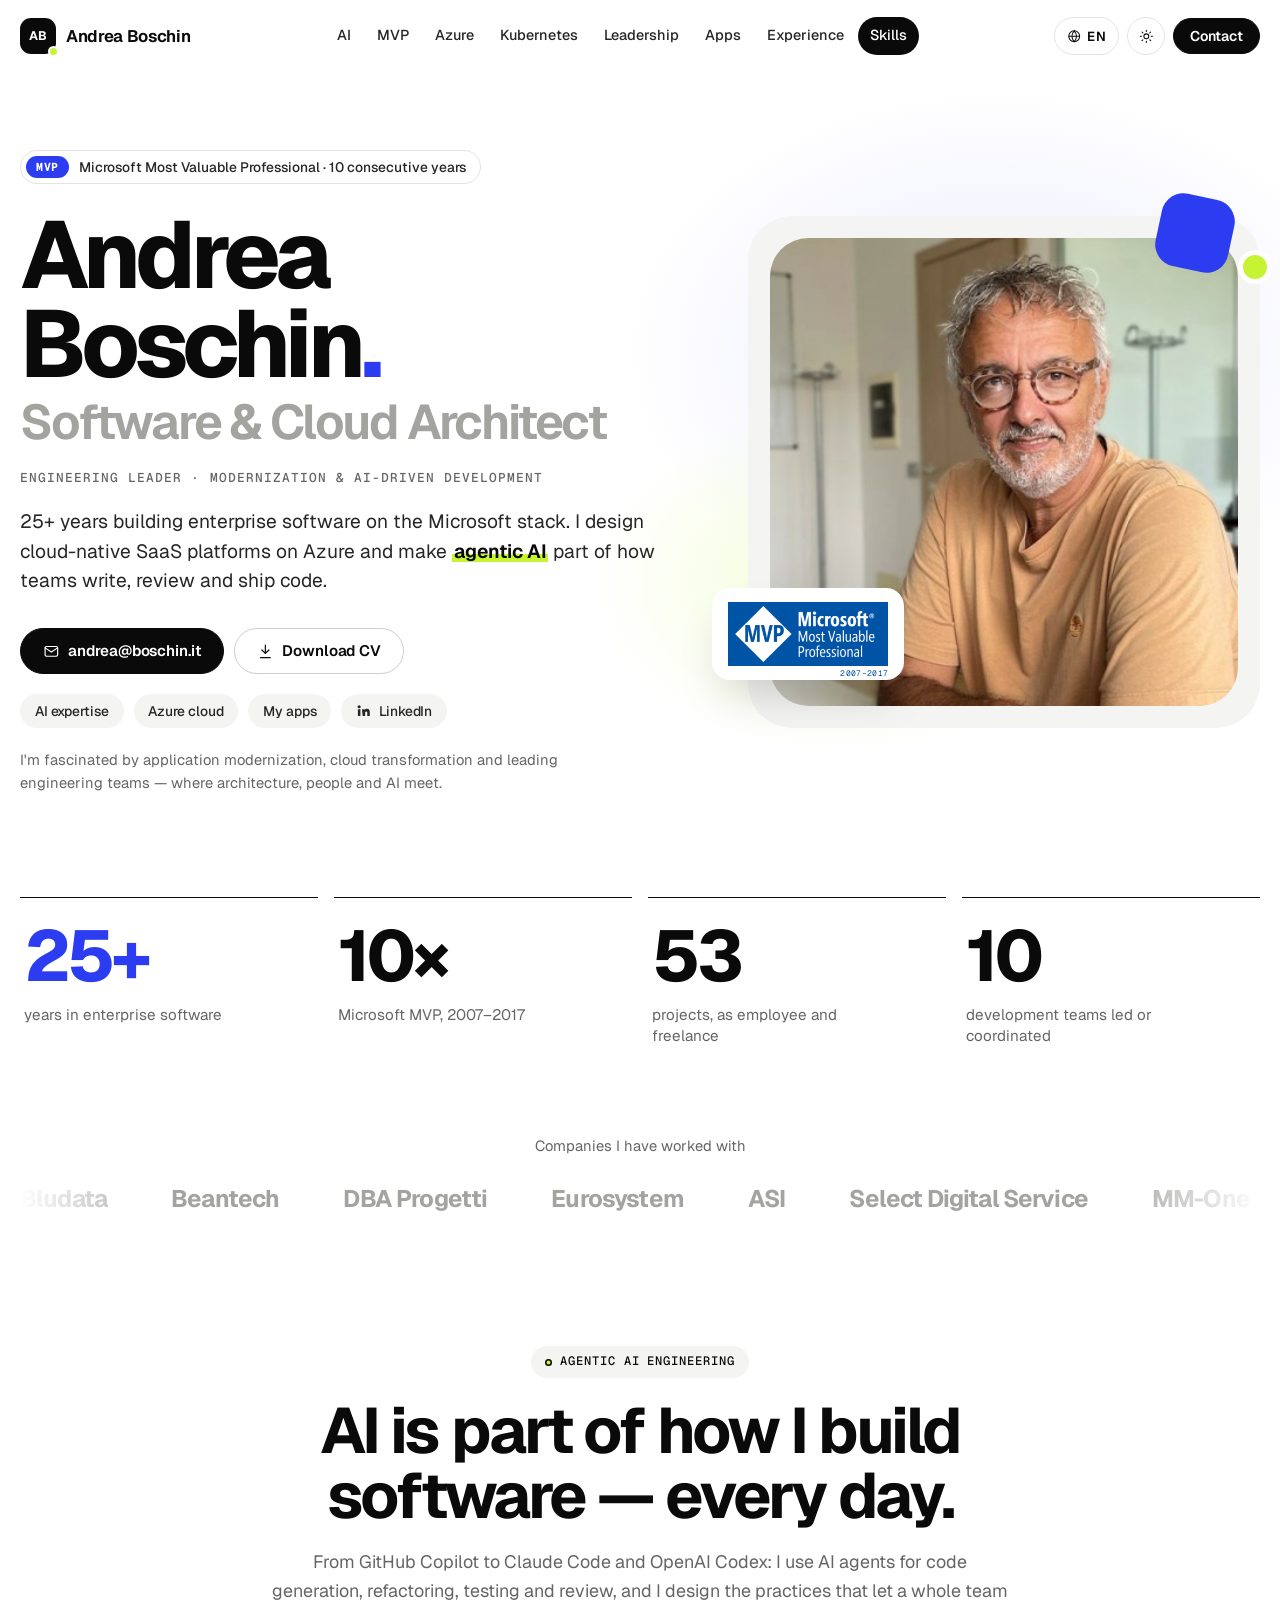
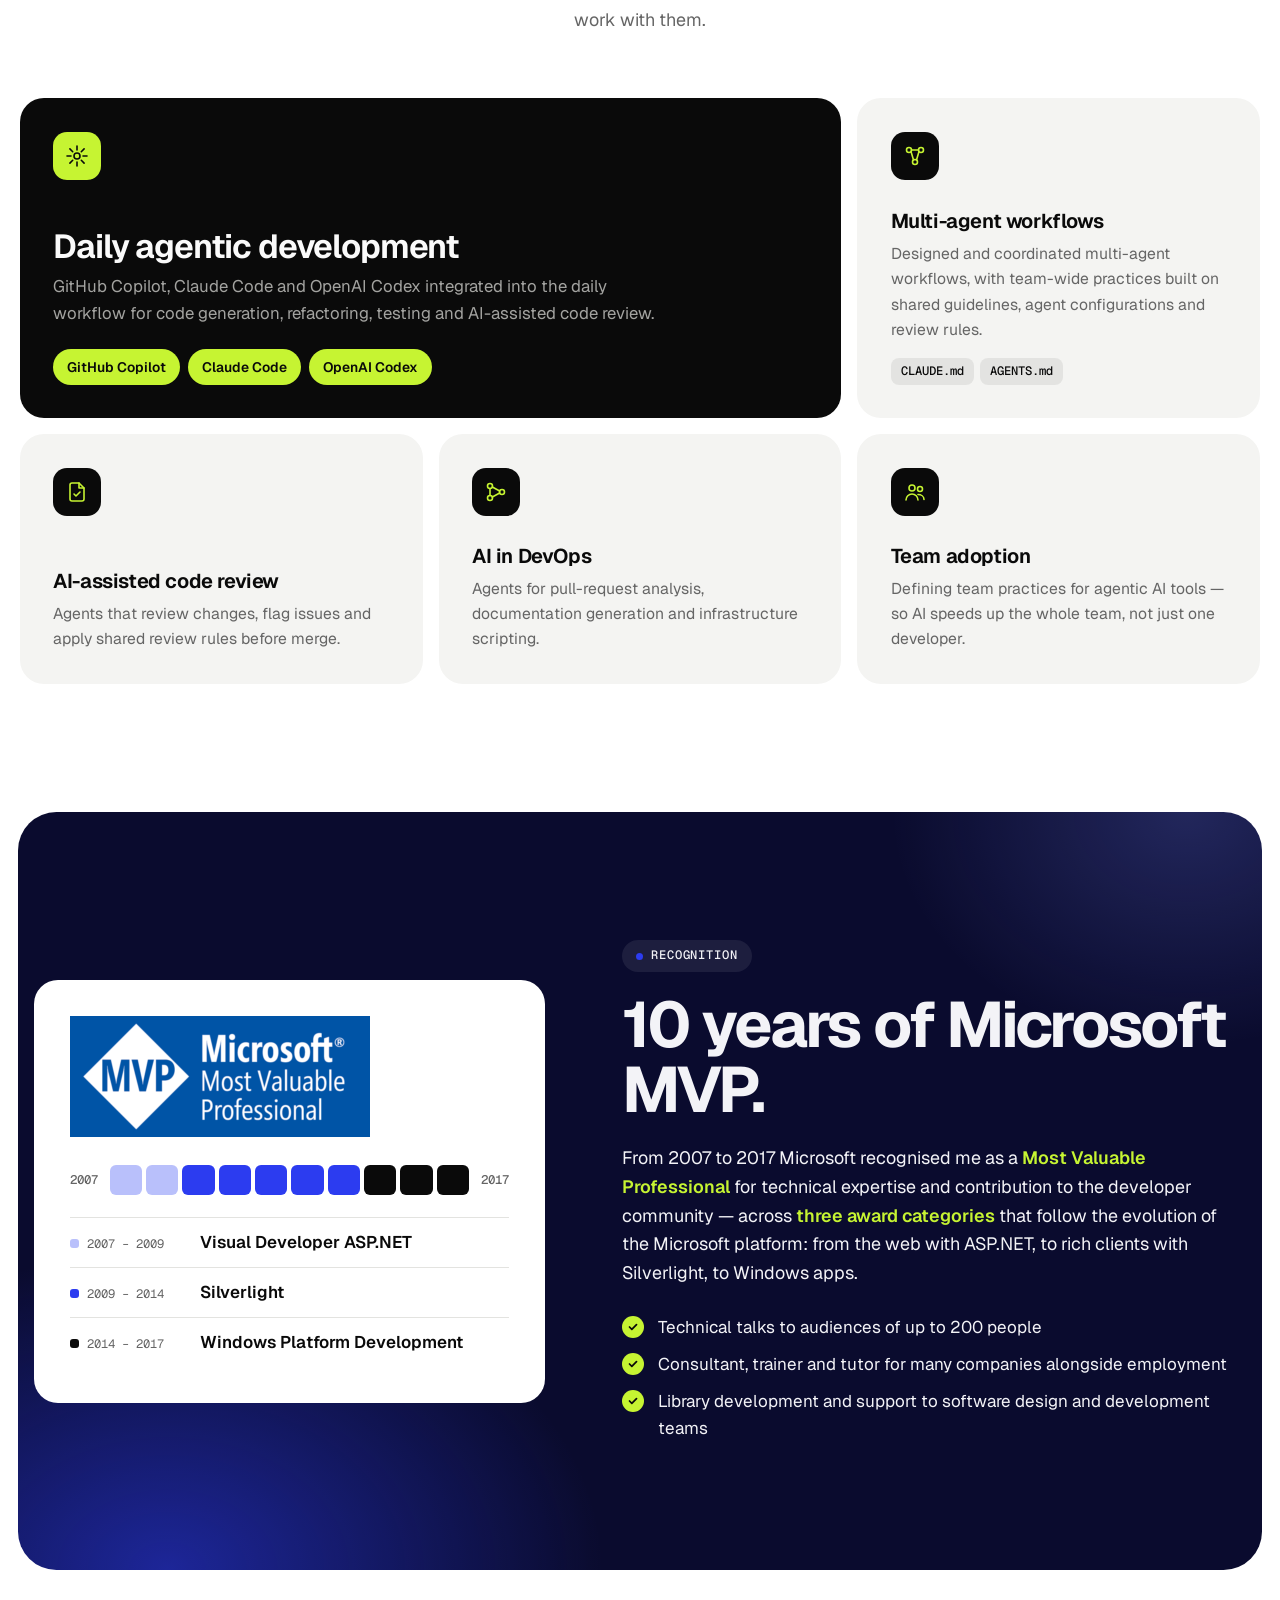
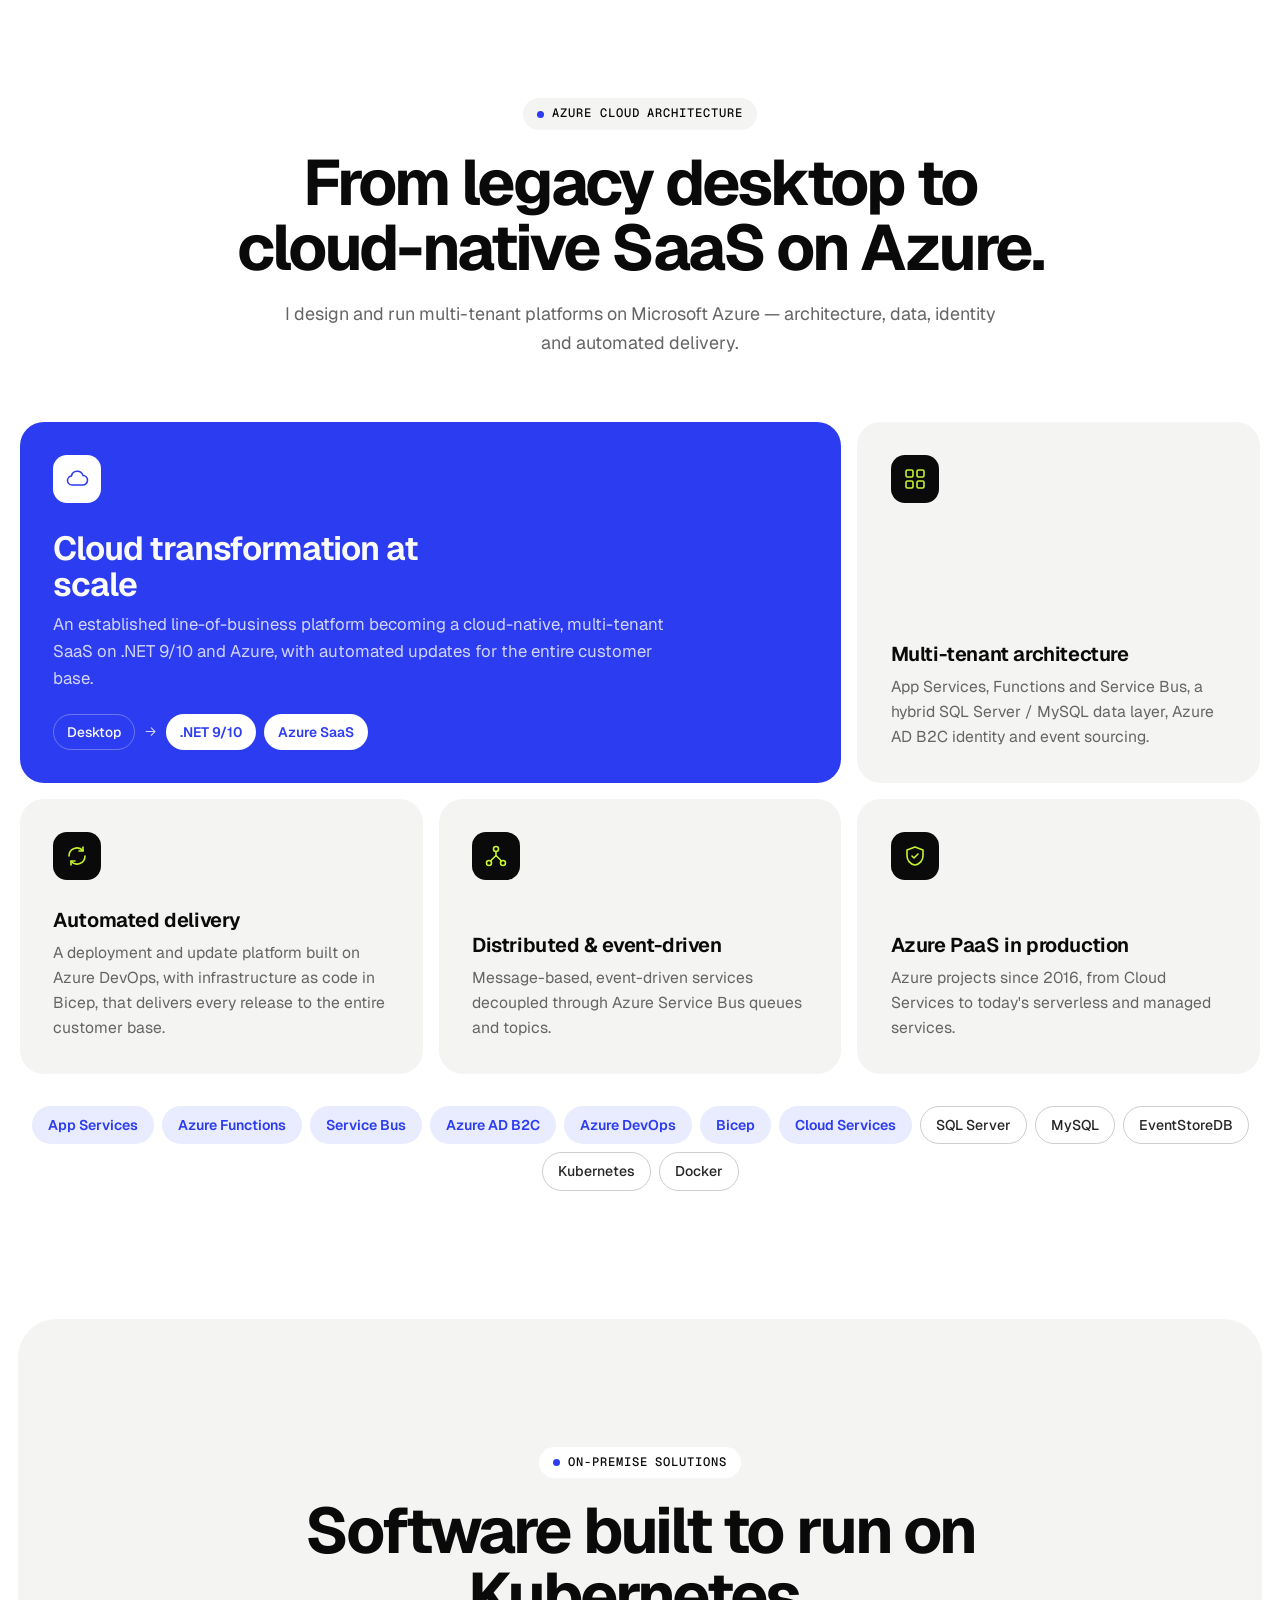
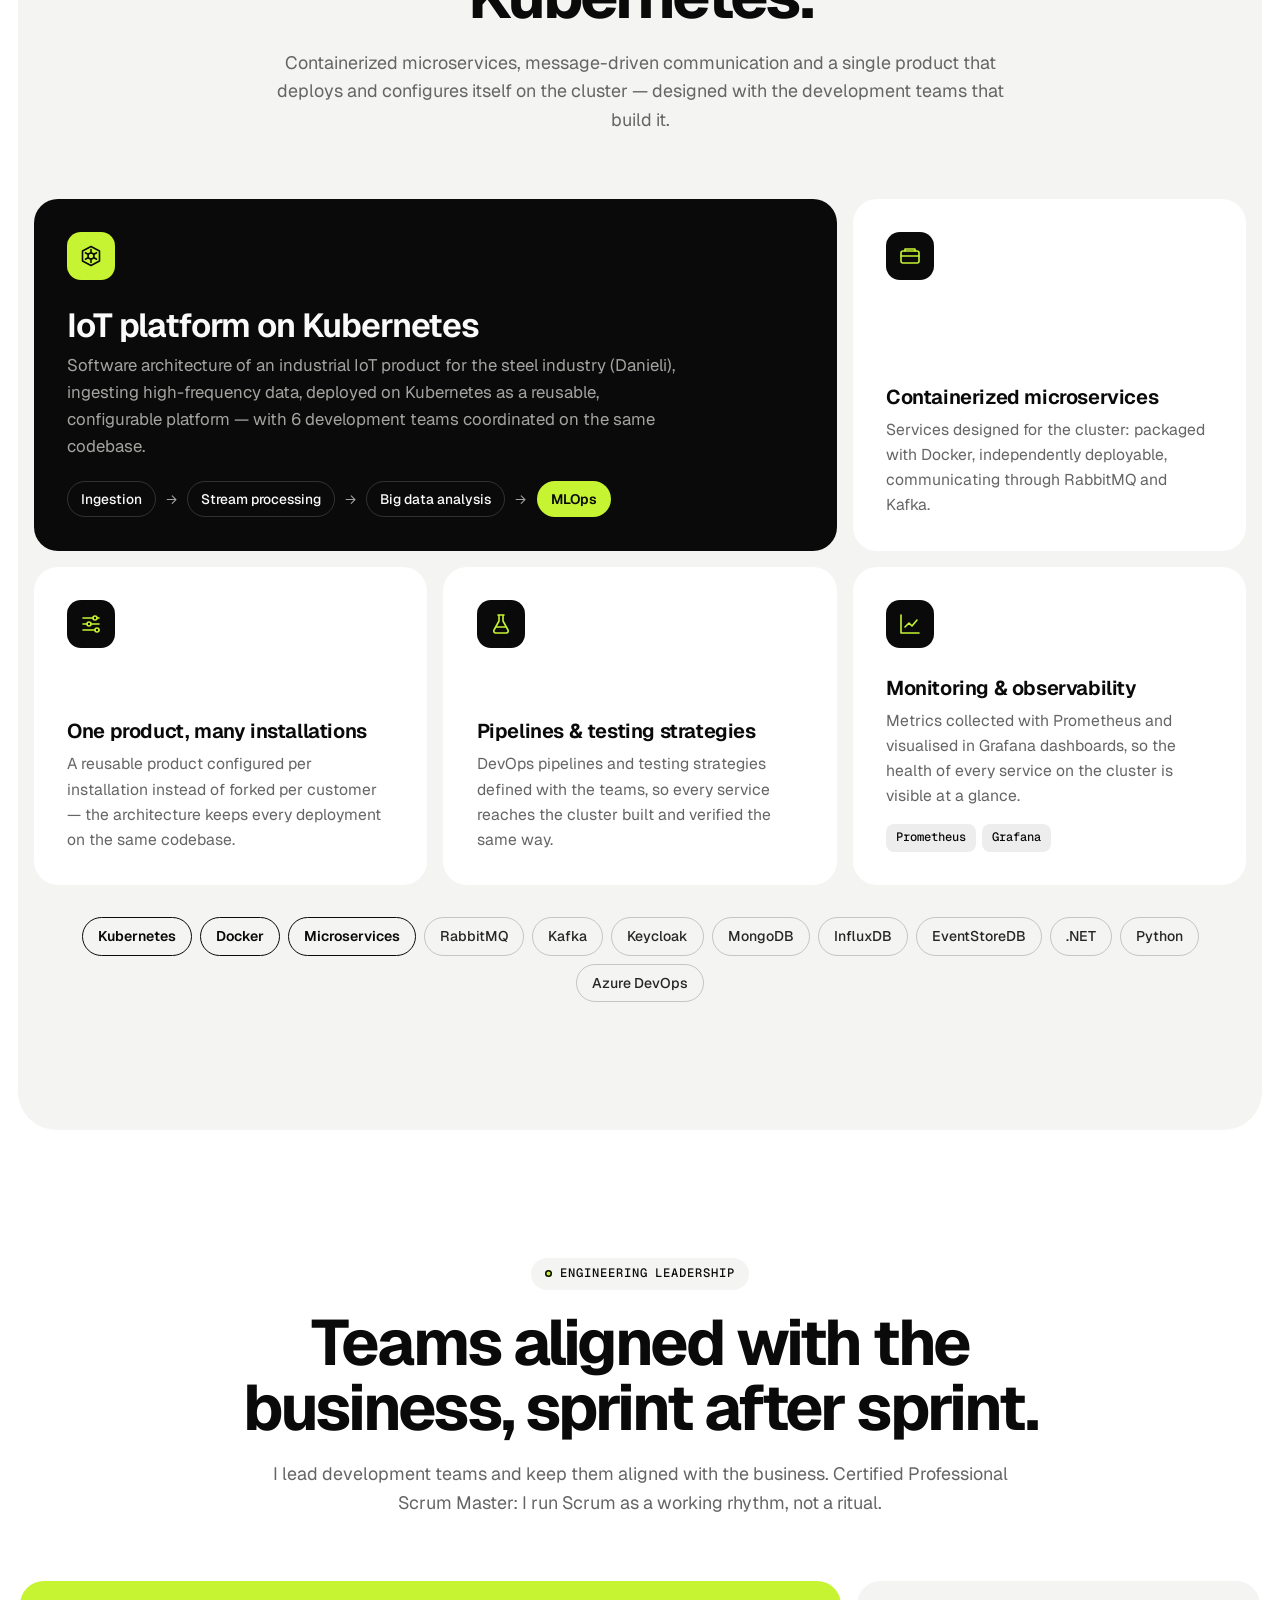
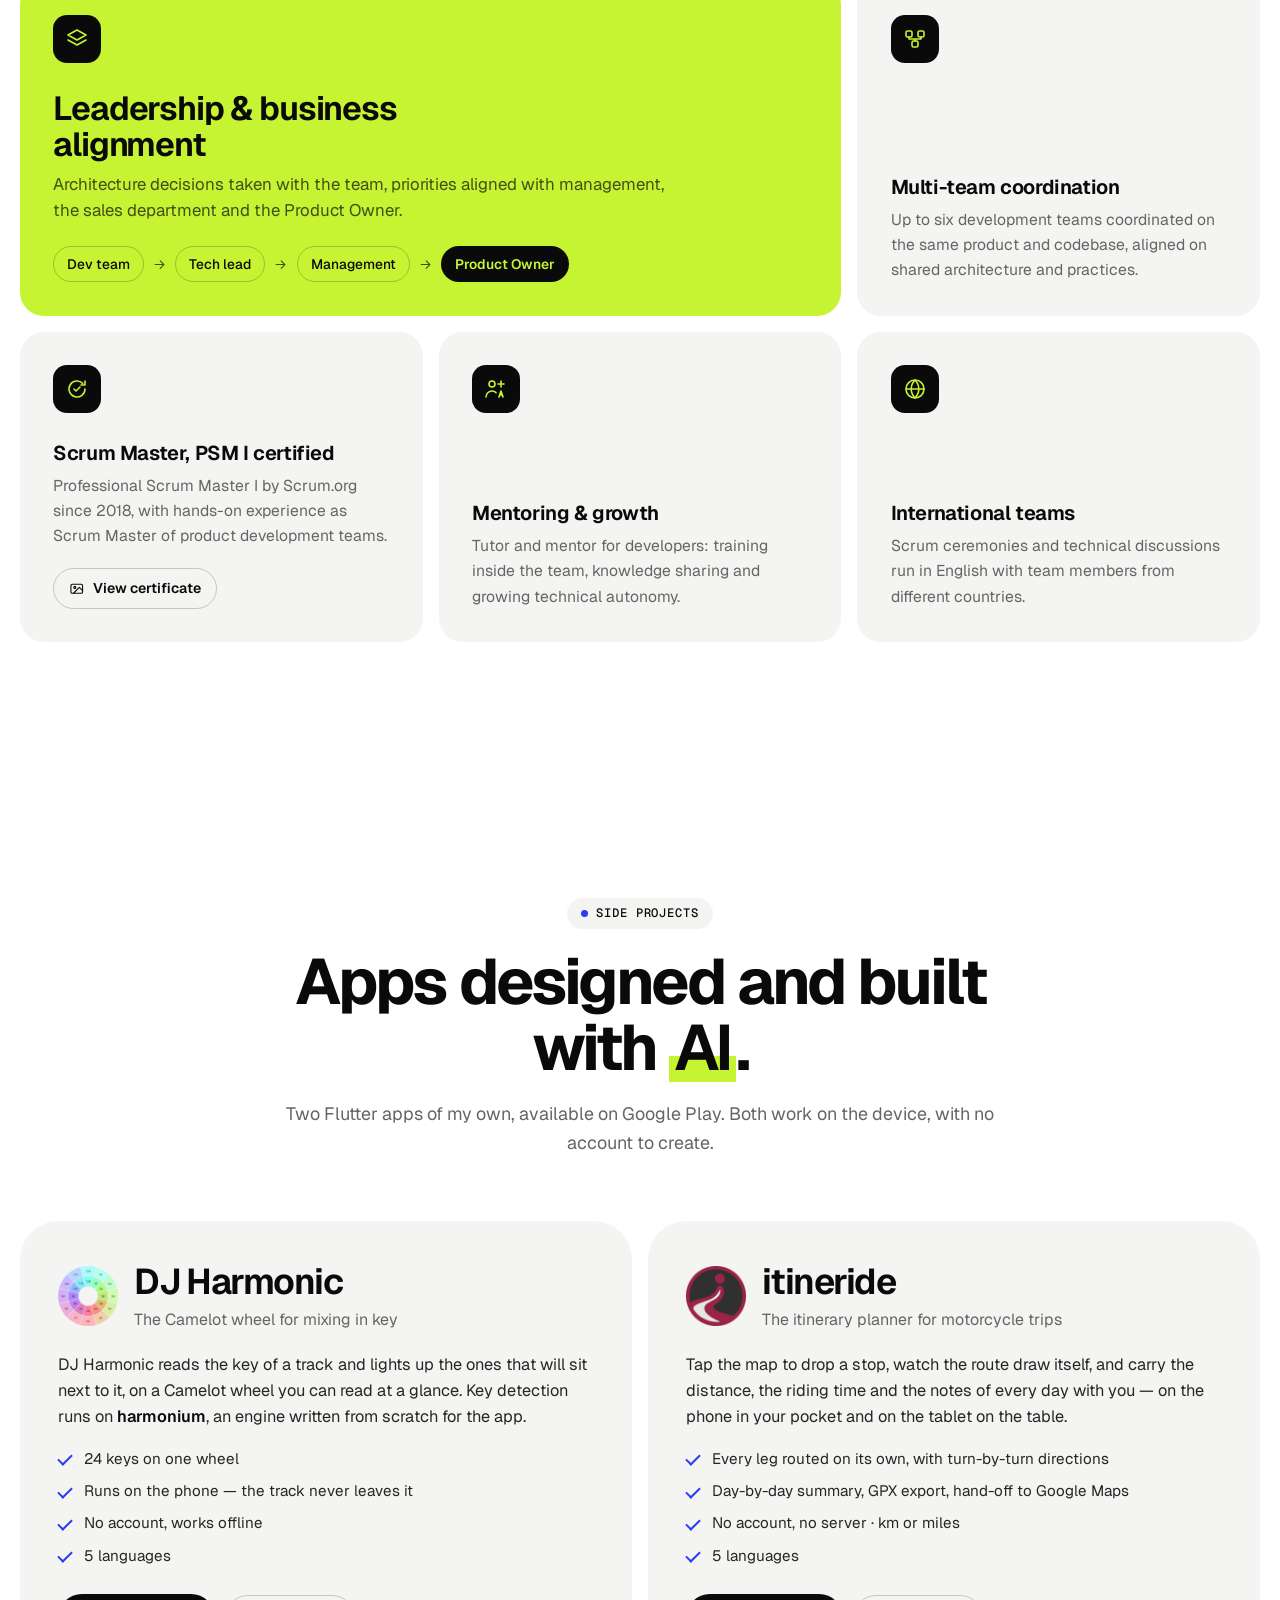
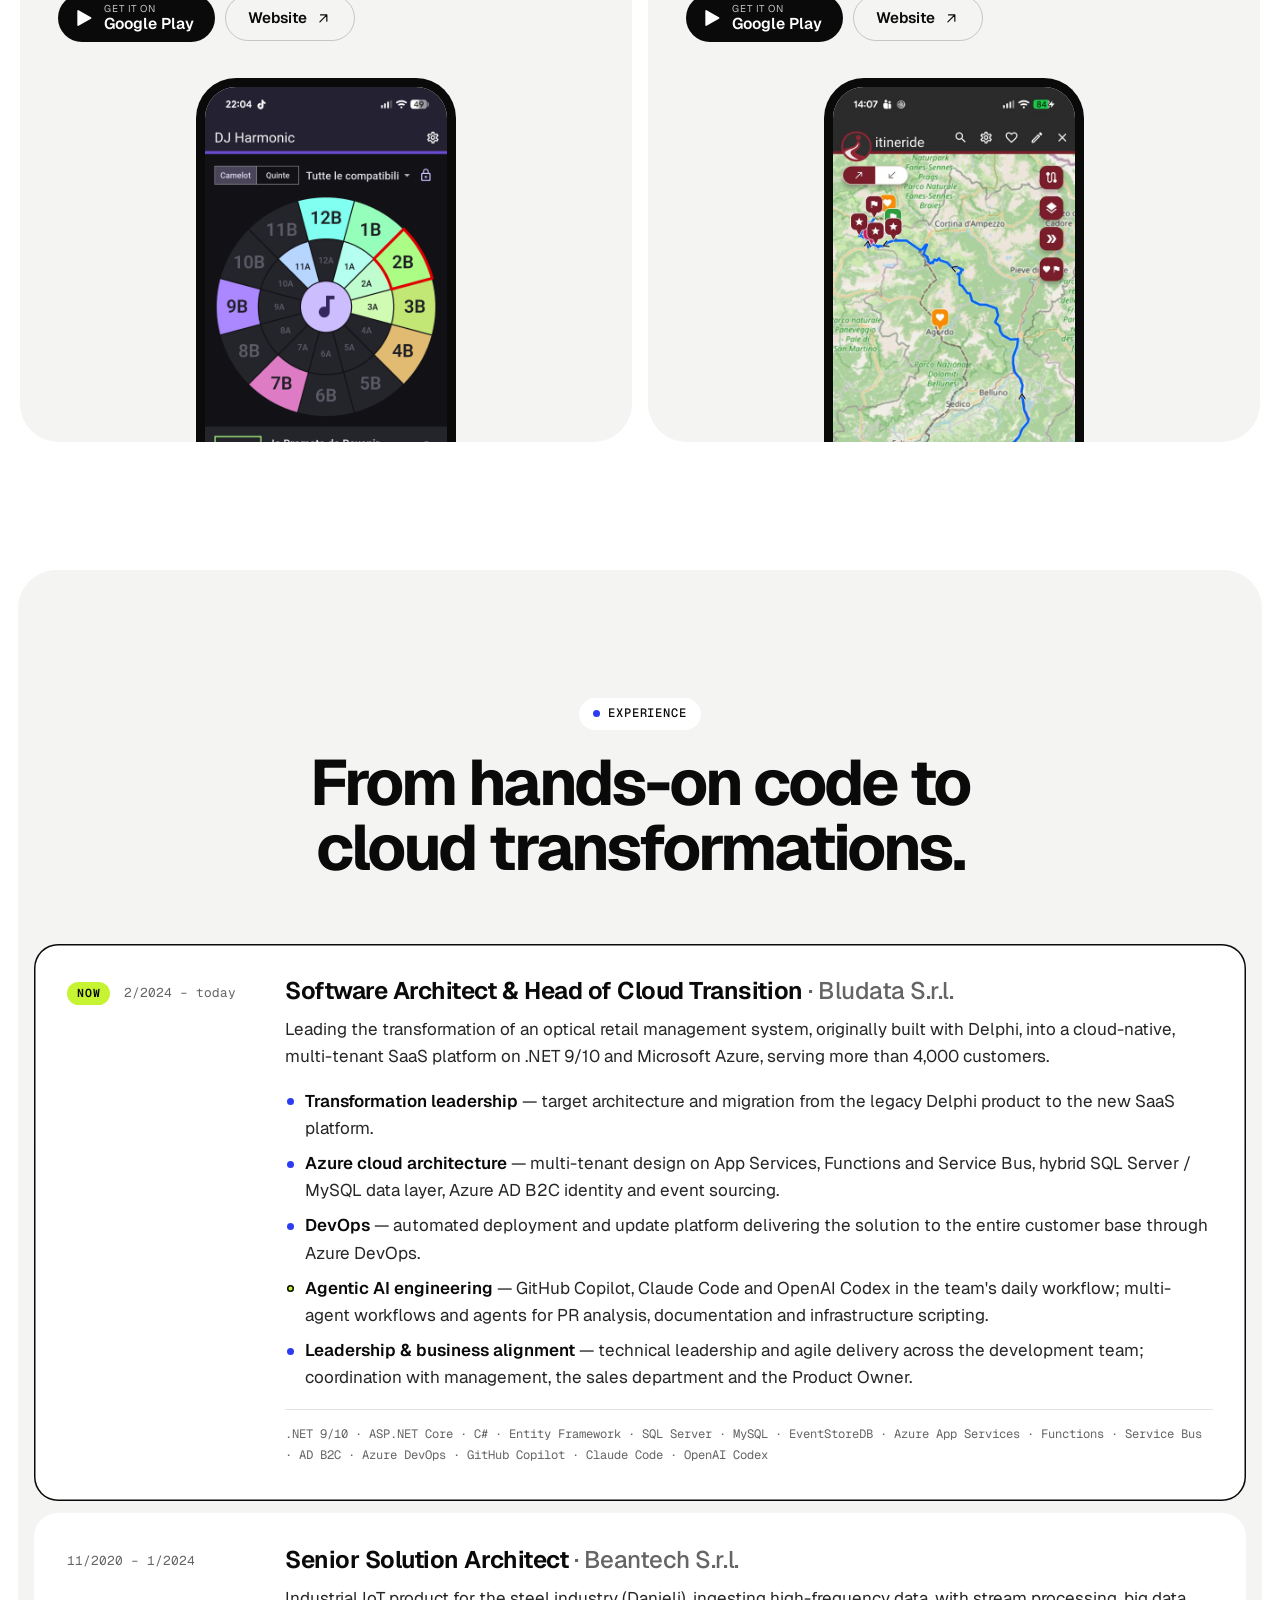
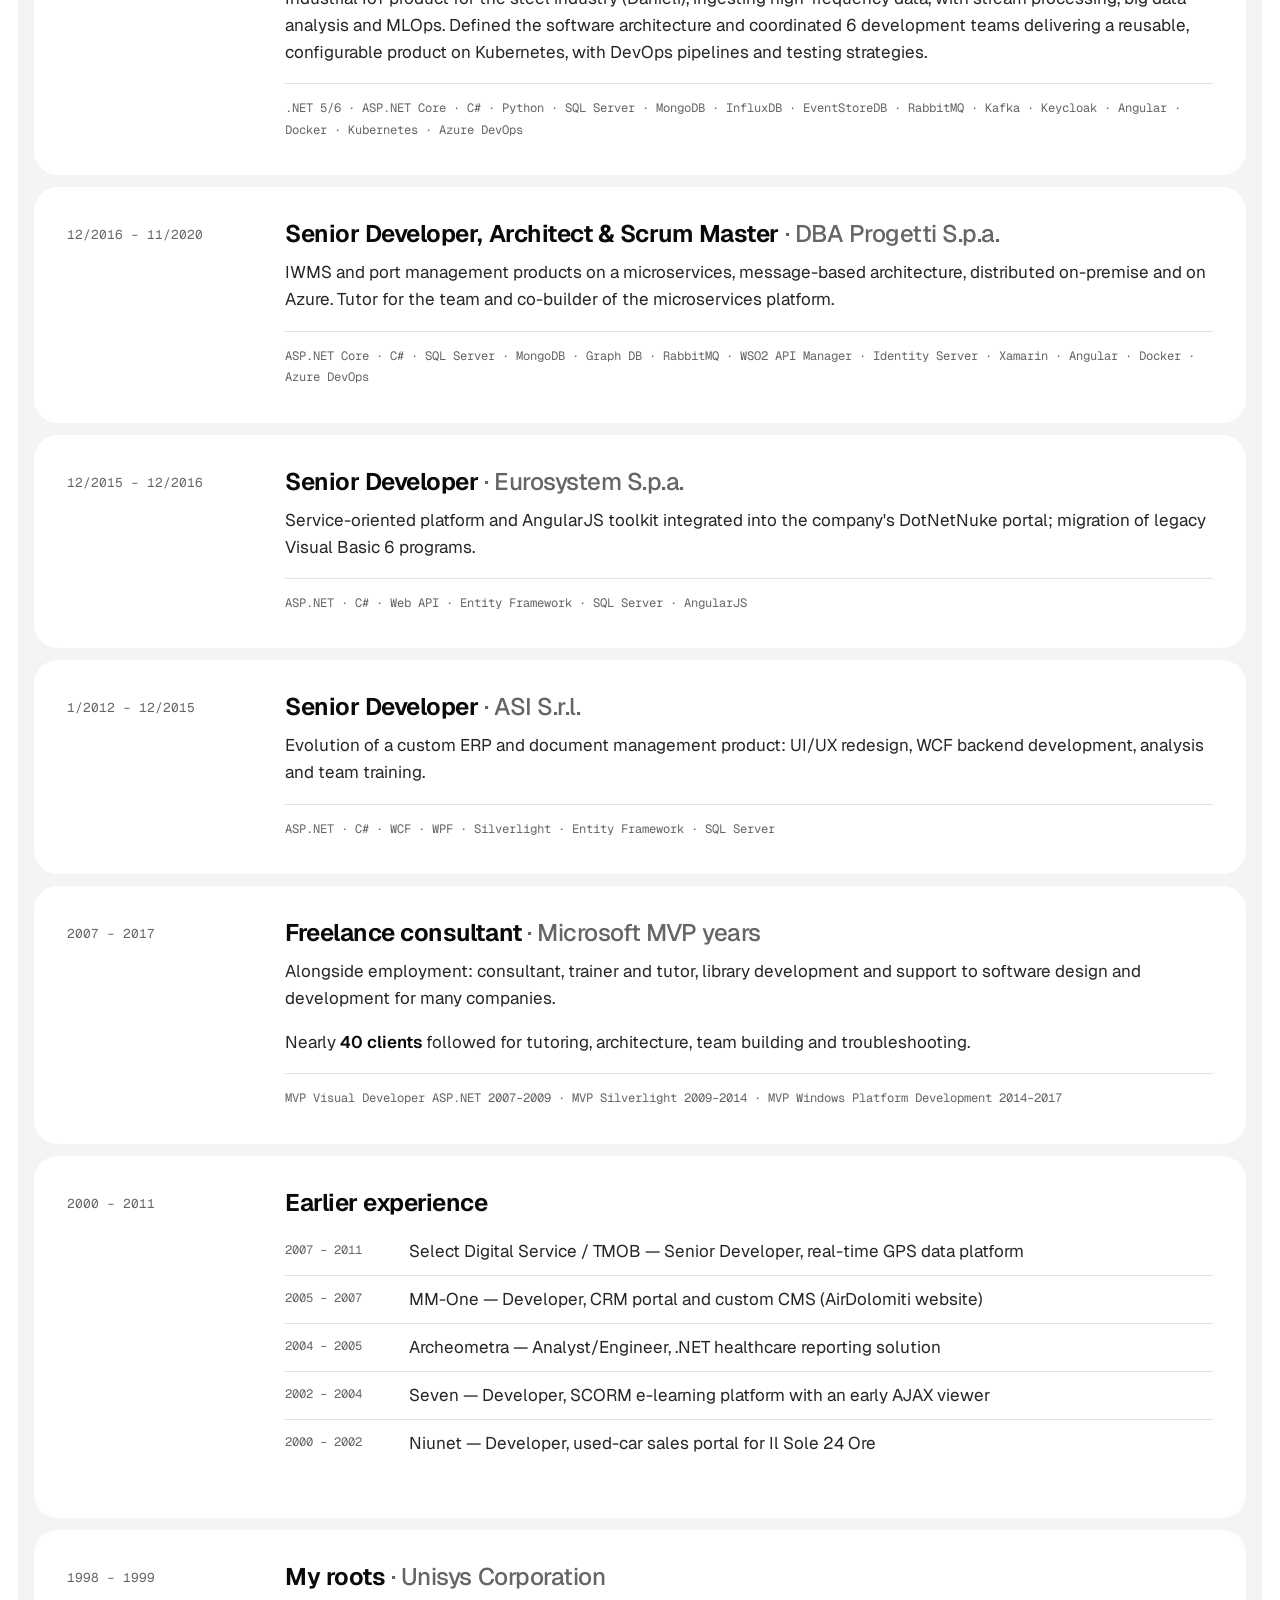
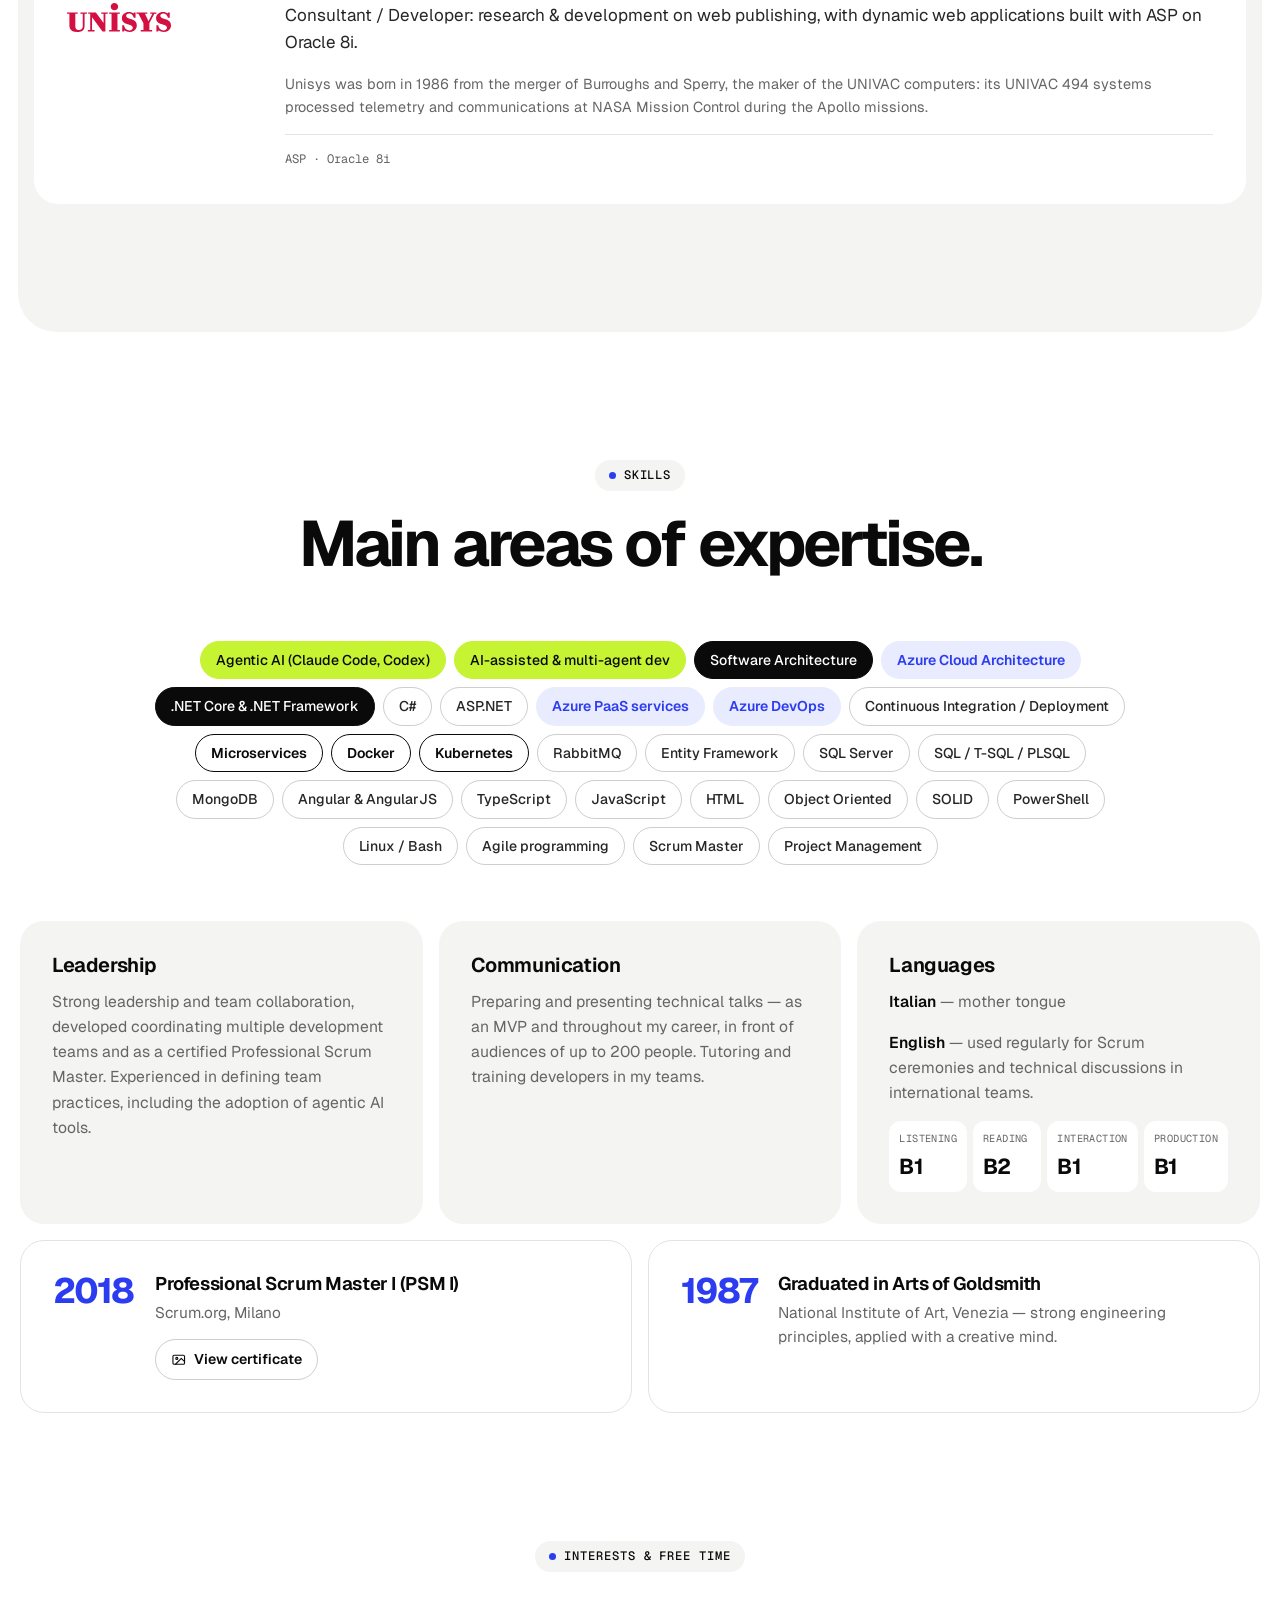
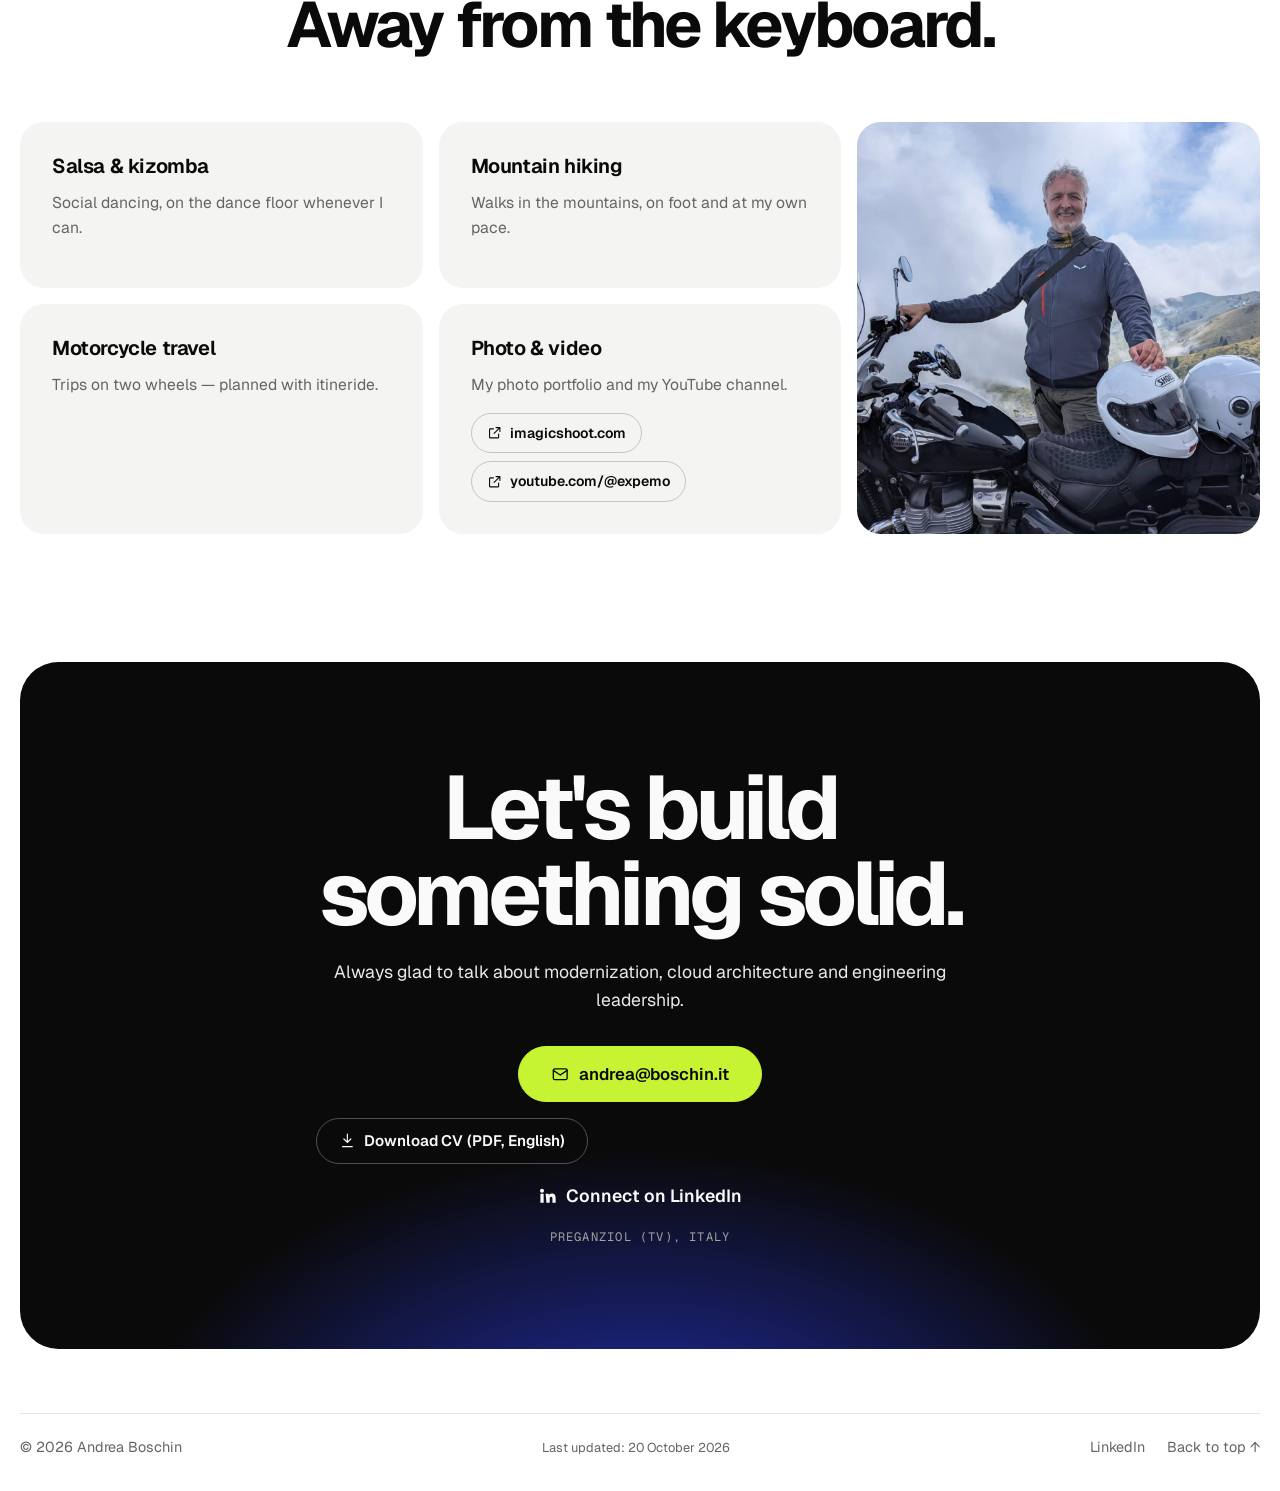
<file: wwwroot/index.html>
<!doctype html>
<html lang="en">
<head>
  <meta charset="utf-8">
  <meta name="viewport" content="width=device-width, initial-scale=1">
  <title>Andrea Boschin — Software & Cloud Architect</title>
  <meta name="description" content="Andrea Boschin — Software & Cloud Architect and engineering leader. Legacy-to-cloud modernization, agentic AI engineering, team leadership. Microsoft MVP for ten consecutive years.">
  <meta name="theme-color" content="#ffffff">
  <meta property="og:title" content="Andrea Boschin — Software & Cloud Architect">
  <meta property="og:description" content="25+ years in enterprise software. Microsoft MVP 2007–2017. Agentic AI engineering and Azure cloud architecture.">
  <meta name="author" content="Andrea Boschin">
  <meta property="og:type" content="profile">
  <meta property="og:site_name" content="Andrea Boschin">
  <meta property="og:image" content="https://www.boschin.it/assets/andrea-boschin.jpg">
  <meta property="og:image:width" content="400">
  <meta property="og:image:height" content="400">
  <meta property="og:image:alt" content="Andrea Boschin">
  <meta property="profile:first_name" content="Andrea">
  <meta property="profile:last_name" content="Boschin">
  <meta name="twitter:card" content="summary">
  <link rel="me" href="https://www.linkedin.com/in/boschin/">
  <script type="application/ld+json">
    {
      "@context": "https://schema.org",
      "@type": "Person",
      "@id": "https://www.boschin.it/#person",
      "name": "Andrea Boschin",
      "givenName": "Andrea",
      "familyName": "Boschin",
      "url": "https://www.boschin.it/",
      "image": "https://www.boschin.it/assets/andrea-boschin.jpg",
      "jobTitle": "Software & Cloud Architect",
      "nationality": { "@type": "Country", "name": "Italy" },
      "sameAs": ["https://www.linkedin.com/in/boschin/"],
      "award": "Microsoft Most Valuable Professional (MVP), 2007–2017",
      "hasCredential": {
        "@type": "EducationalOccupationalCredential",
        "name": "Professional Scrum Master I (PSM I)",
        "credentialCategory": "certification",
        "recognizedBy": { "@type": "Organization", "name": "Scrum.org", "url": "https://www.scrum.org/" },
        "dateCreated": "2018-11-06"
      },
      "knowsAbout": [
        "Software architecture",
        "Cloud architecture",
        "Microsoft Azure",
        "Kubernetes",
        "Agentic AI engineering",
        "Application modernization",
        "Legacy system migration",
        "Engineering leadership",
        "Industrial IoT",
        "Scrum"
      ]
    }
  </script>
  <!-- i18n:seo (written by tools/build_i18n.py for each language: do not edit by hand) -->
  <link rel="canonical" href="https://www.boschin.it/">
  <link rel="alternate" hreflang="en" href="https://www.boschin.it/">
  <link rel="alternate" hreflang="it" href="https://www.boschin.it/it.html">
  <link rel="alternate" hreflang="es" href="https://www.boschin.it/es.html">
  <link rel="alternate" hreflang="de" href="https://www.boschin.it/de.html">
  <link rel="alternate" hreflang="fr" href="https://www.boschin.it/fr.html">
  <link rel="alternate" hreflang="x-default" href="https://www.boschin.it/">
  <meta property="og:url" content="https://www.boschin.it/">
  <meta property="og:locale" content="en_GB">
  <meta property="og:locale:alternate" content="it_IT">
  <meta property="og:locale:alternate" content="es_ES">
  <meta property="og:locale:alternate" content="de_DE">
  <meta property="og:locale:alternate" content="fr_FR">
  <script type="application/ld+json">{"@context": "https://schema.org", "@type": "ProfilePage", "@id": "https://www.boschin.it/#page", "url": "https://www.boschin.it/", "inLanguage": "en", "dateModified": "2026-10-20T00:00:00+02:00", "mainEntity": {"@id": "https://www.boschin.it/#person"}}</script>
  <!-- /i18n:seo -->
  <!-- i18n:redirect -->
  <script>
    /* Only the English entry page routes by browser language. A translated page
       is never redirected: a shared link is already a choice. ?lang=xx comes from
       the language menu and is remembered. */
    (function () {
      var PAGES = { en: 'index.html', it: 'it.html', es: 'es.html', de: 'de.html', fr: 'fr.html' };
      var KEY = 'ab.lang';
      function base(tag) { return String(tag).toLowerCase().split('-')[0]; }
      var asked = (location.search.match(/[?&]lang=([a-zA-Z-]+)/) || [])[1];
      if (asked && PAGES[base(asked)]) {
        try { localStorage.setItem(KEY, base(asked)); } catch (e) {}
        if (window.history && history.replaceState) history.replaceState(null, '', location.pathname + location.hash);
        return;
      }
      var chosen = null;
      try { chosen = localStorage.getItem(KEY); } catch (e) {}
      if (!chosen) {
        var list = navigator.languages || [navigator.language || 'en'];
        for (var i = 0; i < list.length && !chosen; i++) if (PAGES[base(list[i])]) chosen = base(list[i]);
      }
      if (chosen && chosen !== 'en' && PAGES[chosen]) location.replace(PAGES[chosen] + location.hash);
    })();
  </script>
  <!-- /i18n:redirect -->
  <link rel="icon" href="data:image/svg+xml,%3Csvg xmlns='http://www.w3.org/2000/svg' viewBox='0 0 64 64'%3E%3Crect width='64' height='64' rx='16' fill='%230a0a0a'/%3E%3Ctext x='28' y='46' font-family='Arial,Helvetica,sans-serif' font-weight='700' font-size='38' fill='%23ffffff' text-anchor='middle'%3EB%3C/text%3E%3Ccircle cx='47' cy='42' r='5' fill='%23c6f432'/%3E%3C/svg%3E">
  <link rel="preconnect" href="https://fonts.googleapis.com">
  <link rel="preconnect" href="https://fonts.gstatic.com" crossorigin>
  <link href="https://fonts.googleapis.com/css2?family=Geist:wght@400..800&family=Geist+Mono:wght@400..600&display=swap" rel="stylesheet">
  <link rel="stylesheet" href="assets/site.css">
  <script>
    (function () {
      try {
        var t = localStorage.getItem('ab.theme');
        if (t === 'light' || t === 'dark') document.documentElement.setAttribute('data-theme', t);
      } catch (e) {}
    })();
  </script>
</head>
<body>
  <a class="skip" href="#main">Skip to content</a>

  <header class="nav" id="top">
    <div class="wrap nav-inner">
      <a class="brand" href="#top" aria-label="Andrea Boschin, home">
        <span class="brand-mark">AB</span>
        <span class="brand-name">Andrea Boschin</span>
      </a>
      <nav class="nav-links" aria-label="Sections">
        <a href="#ai">AI</a>
        <a href="#mvp">MVP</a>
        <a href="#azure">Azure</a>
        <a href="#kubernetes">Kubernetes</a>
        <a href="#scrum">Leadership</a>
        <a href="#apps">Apps</a>
        <a href="#experience">Experience</a>
        <a href="#skills">Skills</a>
      </nav>
      <div class="nav-actions">
        <details class="lang">
          <summary aria-label="Language"><svg viewBox="0 0 24 24" aria-hidden="true"><circle cx="12" cy="12" r="9"/><path d="M3 12h18M12 3c2.5 2.7 3.8 5.7 3.8 9s-1.3 6.3-3.8 9c-2.5-2.7-3.8-5.7-3.8-9S9.5 5.7 12 3z"/></svg><span class="lang-code">EN</span></summary>
          <ul>
            <li><a href="index.html?lang=en" hreflang="en" lang="en" data-lang="en" aria-current="page">English</a></li>
            <li><a href="it.html" hreflang="it" lang="it" data-lang="it">Italiano</a></li>
            <li><a href="es.html" hreflang="es" lang="es" data-lang="es">Español</a></li>
            <li><a href="de.html" hreflang="de" lang="de" data-lang="de">Deutsch</a></li>
            <li><a href="fr.html" hreflang="fr" lang="fr" data-lang="fr">Français</a></li>
          </ul>
        </details>
        <button class="theme-toggle" type="button" aria-label="Toggle light and dark theme">
          <svg class="i-sun" viewBox="0 0 24 24" aria-hidden="true"><circle cx="12" cy="12" r="4"/><path d="M12 2v2M12 20v2M4.9 4.9l1.4 1.4M17.7 17.7l1.4 1.4M2 12h2M20 12h2M4.9 19.1l1.4-1.4M17.7 6.3l1.4-1.4"/></svg>
          <svg class="i-moon" viewBox="0 0 24 24" aria-hidden="true"><path d="M21 12.8A9 9 0 1 1 11.2 3a7 7 0 0 0 9.8 9.8z"/></svg>
        </button>
        <a class="btn btn-small" href="#contact">Contact</a>
      </div>
    </div>
  </header>

  <main id="main">

    <!-- HERO -->
    <section class="hero">
      <div class="hero-glow" aria-hidden="true"></div>
      <div class="wrap hero-grid">
        <div class="hero-copy reveal">
          <a class="mvp-pill" href="#mvp">
            <span class="mvp-pill-badge">MVP</span>
            Microsoft Most Valuable Professional · 10 consecutive years
          </a>
          <h1 class="hero-name">Andrea Boschin<span class="dot" aria-hidden="true">.</span></h1>
          <p class="hero-role">Software &amp; Cloud Architect</p>
          <p class="hero-sub">Engineering Leader · Modernization &amp; AI-driven development</p>
          <p class="hero-lead">25+ years building enterprise software on the Microsoft stack. I design cloud-native SaaS platforms on Azure and make <strong class="ai-text">agentic AI</strong> part of how teams write, review and ship code.</p>
          <div class="hero-cta">
            <a class="btn" href="#contact" data-mail>
              <svg viewBox="0 0 24 24" aria-hidden="true"><rect x="3" y="5" width="18" height="14" rx="2"/><path d="m3 7 9 6 9-6"/></svg>
              <span data-mail-text>Email me</span>
            </a>
            <a class="btn btn-ghost" href="#contact" data-cv>
              <svg viewBox="0 0 24 24" aria-hidden="true"><path d="M12 3v12M7 10l5 5 5-5M5 21h14"/></svg>
              <span>Download CV</span>
            </a>
            <a class="btn btn-chip" href="#ai">AI expertise</a>
            <a class="btn btn-chip" href="#azure">Azure cloud</a>
            <a class="btn btn-chip" href="#apps">My apps</a>
            <a class="btn btn-chip" href="https://www.linkedin.com/in/boschin/" target="_blank" rel="me noopener">
              <svg class="i-li" viewBox="0 0 24 24" aria-hidden="true"><path d="M4.98 3.5a2.5 2.5 0 1 1 0 5 2.5 2.5 0 0 1 0-5zM3 9.75h4v11H3zM9.5 9.75h3.8v1.6h.05c.53-1 1.83-2.05 3.77-2.05 4.03 0 4.78 2.65 4.78 6.1v5.35h-4v-4.75c0-1.13-.02-2.6-1.58-2.6-1.59 0-1.83 1.24-1.83 2.52v4.83h-4z"/></svg>
              LinkedIn
            </a>
          </div>
          <p class="hero-note">I'm fascinated by application modernization, cloud transformation and leading engineering teams — where architecture, people and AI meet.</p>
        </div>

        <div class="hero-visual reveal">
          <div class="portrait">
            <img src="assets/andrea-boschin.jpg" alt="Portrait of Andrea Boschin" width="400" height="400">
            <a class="portrait-card portrait-card--mvp" href="#mvp" aria-label="Microsoft MVP 2007–2017 — see the recognition section">
              <img src="assets/mvp-logo.png" alt="" width="300" height="121">
              <span class="portrait-card-years" aria-hidden="true">2007–2017</span>
            </a>
          </div>
        </div>
      </div>

      <div class="wrap">
        <dl class="stats reveal">
          <div><dt>25+</dt><dd>years in enterprise software</dd></div>
          <div><dt>10&times;</dt><dd>Microsoft MVP, 2007–2017</dd></div>
          <div><dt>53</dt><dd>projects, as employee and freelance</dd></div>
          <div><dt>10</dt><dd>development teams led or coordinated</dd></div>
        </dl>

        <div class="worked reveal">
          <p class="worked-label">Companies I have worked with</p>
          <div class="worked-track">
            <ul class="worked-list"><li>Bludata</li><li>Beantech</li><li>DBA Progetti</li><li>Eurosystem</li><li>ASI</li><li>Select Digital Service</li><li>MM-One</li><li>Archeometra</li><li>Seven</li><li>Niunet</li><li>Unisys</li></ul>
            <ul class="worked-list" aria-hidden="true"><li>Bludata</li><li>Beantech</li><li>DBA Progetti</li><li>Eurosystem</li><li>ASI</li><li>Select Digital Service</li><li>MM-One</li><li>Archeometra</li><li>Seven</li><li>Niunet</li><li>Unisys</li></ul>
          </div>
        </div>
      </div>
    </section>

    <!-- AI -->
    <section class="section section-ai" id="ai">
      <div class="wrap">
        <header class="section-head reveal">
          <p class="eyebrow eyebrow-ai">Agentic AI engineering</p>
          <h2>AI is part of how I build software — every day.</h2>
          <p class="section-lead">From GitHub Copilot to Claude Code and OpenAI Codex: I use AI agents for code generation, refactoring, testing and review, and I design the practices that let a whole team work with them.</p>
        </header>

        <div class="bento">
          <article class="tile tile-xl reveal">
            <div class="tile-icon" aria-hidden="true">
              <svg viewBox="0 0 24 24"><path d="M12 2v4M12 18v4M4.9 4.9l2.8 2.8M16.3 16.3l2.8 2.8M2 12h4M18 12h4M4.9 19.1l2.8-2.8M16.3 7.7l2.8-2.8"/><circle cx="12" cy="12" r="3"/></svg>
            </div>
            <h3>Daily agentic development</h3>
            <p>GitHub Copilot, Claude Code and OpenAI Codex integrated into the daily workflow for code generation, refactoring, testing and AI-assisted code review.</p>
            <div class="evolution" aria-label="AI coding tools">
              <span class="hl">GitHub Copilot</span>
              <span class="hl">Claude Code</span>
              <span class="hl">OpenAI Codex</span>
            </div>
          </article>

          <article class="tile reveal">
            <div class="tile-icon" aria-hidden="true">
              <svg viewBox="0 0 24 24"><circle cx="6" cy="6" r="2.5"/><circle cx="18" cy="6" r="2.5"/><circle cx="12" cy="18" r="2.5"/><path d="M8 7.5 10.5 16M16 7.5 13.5 16M8.5 6h7"/></svg>
            </div>
            <h3>Multi-agent workflows</h3>
            <p>Designed and coordinated multi-agent workflows, with team-wide practices built on shared guidelines, agent configurations and review rules.</p>
            <p class="code-tags"><code>CLAUDE.md</code> <code>AGENTS.md</code></p>
          </article>

          <article class="tile reveal">
            <div class="tile-icon" aria-hidden="true">
              <svg viewBox="0 0 24 24"><path d="M14 3H7a2 2 0 0 0-2 2v14a2 2 0 0 0 2 2h10a2 2 0 0 0 2-2V8z"/><path d="M14 3v5h5"/><path d="m9 14 2 2 4-4"/></svg>
            </div>
            <h3>AI-assisted code review</h3>
            <p>Agents that review changes, flag issues and apply shared review rules before merge.</p>
          </article>

          <article class="tile reveal">
            <div class="tile-icon" aria-hidden="true">
              <svg viewBox="0 0 24 24"><circle cx="6" cy="6" r="2.5"/><circle cx="6" cy="18" r="2.5"/><circle cx="18" cy="12" r="2.5"/><path d="M6 8.5v7M8.3 7l7.4 4M8.3 17l7.4-4"/></svg>
            </div>
            <h3>AI in DevOps</h3>
            <p>Agents for pull-request analysis, documentation generation and infrastructure scripting.</p>
          </article>

          <article class="tile reveal">
            <div class="tile-icon" aria-hidden="true">
              <svg viewBox="0 0 24 24"><circle cx="9" cy="8" r="3"/><circle cx="17" cy="9" r="2.5"/><path d="M3 20c0-3.3 2.7-6 6-6s6 2.7 6 6M15 14.5c3 0 6 1.8 6 5"/></svg>
            </div>
            <h3>Team adoption</h3>
            <p>Defining team practices for agentic AI tools — so AI speeds up the whole team, not just one developer.</p>
          </article>
        </div>
      </div>
    </section>

    <!-- MVP -->
    <section class="section section-mvp" id="mvp">
      <div class="wrap mvp-grid">
        <div class="mvp-logo reveal">
          <img src="assets/mvp-logo.png" alt="Microsoft Most Valuable Professional" width="300" height="121">
          <div class="mvp-years" aria-label="Ten consecutive years, 2007 to 2017">
            <span class="mvp-year-label">2007</span>
            <ol class="mvp-bar" aria-hidden="true">
              <li class="c1"></li><li class="c1"></li>
              <li class="c2"></li><li class="c2"></li><li class="c2"></li><li class="c2"></li><li class="c2"></li>
              <li class="c3"></li><li class="c3"></li><li class="c3"></li>
            </ol>
            <span class="mvp-year-label">2017</span>
          </div>
          <ol class="mvp-awards">
            <li class="c1">
              <span class="mvp-award-years">2007 – 2009</span>
              <span class="mvp-award-name">Visual Developer ASP.NET</span>
            </li>
            <li class="c2">
              <span class="mvp-award-years">2009 – 2014</span>
              <span class="mvp-award-name">Silverlight</span>
            </li>
            <li class="c3">
              <span class="mvp-award-years">2014 – 2017</span>
              <span class="mvp-award-name">Windows Platform Development</span>
            </li>
          </ol>
        </div>
        <div class="mvp-copy reveal">
          <p class="eyebrow eyebrow-mvp">Recognition</p>
          <h2>10 years of Microsoft MVP.</h2>
          <p>From 2007 to 2017 Microsoft recognised me as a <strong>Most Valuable Professional</strong> for technical expertise and contribution to the developer community — across <strong>three award categories</strong> that follow the evolution of the Microsoft platform: from the web with ASP.NET, to rich clients with Silverlight, to Windows apps.</p>
          <ul class="checks">
            <li>Technical talks to audiences of up to 200 people</li>
            <li>Consultant, trainer and tutor for many companies alongside employment</li>
            <li>Library development and support to software design and development teams</li>
          </ul>
        </div>
      </div>
    </section>

    <!-- AZURE -->
    <section class="section section-azure" id="azure">
      <div class="wrap">
        <header class="section-head reveal">
          <p class="eyebrow eyebrow-azure">Azure cloud architecture</p>
          <h2>From legacy desktop to cloud-native SaaS on Azure.</h2>
          <p class="section-lead">I design and run multi-tenant platforms on Microsoft Azure — architecture, data, identity and automated delivery.</p>
        </header>

        <div class="bento">
          <article class="tile tile-azure tile-xl reveal">
            <div class="tile-icon" aria-hidden="true">
              <svg viewBox="0 0 24 24"><path d="M7 18a4.5 4.5 0 0 1-.6-8.96A6 6 0 0 1 18 8.5a4 4 0 0 1-.5 9.5z"/></svg>
            </div>
            <h3>Cloud transformation at scale</h3>
            <p>An established line-of-business platform becoming a cloud-native, multi-tenant SaaS on .NET 9/10 and Azure, with automated updates for the entire customer base.</p>
            <div class="migration" aria-label="Migration path">
              <span>Desktop</span>
              <svg viewBox="0 0 24 24" aria-hidden="true"><path d="M5 12h14M13 6l6 6-6 6"/></svg>
              <span class="hl">.NET 9/10</span>
              <span class="hl">Azure SaaS</span>
            </div>
          </article>

          <article class="tile tile-azure reveal">
            <div class="tile-icon" aria-hidden="true">
              <svg viewBox="0 0 24 24"><rect x="3" y="3" width="7" height="7" rx="1.5"/><rect x="14" y="3" width="7" height="7" rx="1.5"/><rect x="3" y="14" width="7" height="7" rx="1.5"/><rect x="14" y="14" width="7" height="7" rx="1.5"/></svg>
            </div>
            <h3>Multi-tenant architecture</h3>
            <p>App Services, Functions and Service Bus, a hybrid SQL Server / MySQL data layer, Azure AD B2C identity and event sourcing.</p>
          </article>

          <article class="tile tile-azure reveal">
            <div class="tile-icon" aria-hidden="true">
              <svg viewBox="0 0 24 24"><path d="M4 12a8 8 0 0 1 14-5.3M20 12a8 8 0 0 1-14 5.3"/><path d="M18 3v4h-4M6 21v-4h4"/></svg>
            </div>
            <h3>Automated delivery</h3>
            <p>A deployment and update platform built on Azure DevOps, with infrastructure as code in Bicep, that delivers every release to the entire customer base.</p>
          </article>

          <article class="tile tile-azure reveal">
            <div class="tile-icon" aria-hidden="true">
              <svg viewBox="0 0 24 24"><circle cx="12" cy="5" r="2.5"/><circle cx="5" cy="19" r="2.5"/><circle cx="19" cy="19" r="2.5"/><path d="M12 7.5v4M12 11.5 6.5 17M12 11.5l5.5 5.5"/></svg>
            </div>
            <h3>Distributed &amp; event-driven</h3>
            <p>Message-based, event-driven services decoupled through Azure Service Bus queues and topics.</p>
          </article>

          <article class="tile tile-azure reveal">
            <div class="tile-icon" aria-hidden="true">
              <svg viewBox="0 0 24 24"><path d="M12 3 4 6v6c0 4.4 3.4 8.3 8 9 4.6-.7 8-4.6 8-9V6z"/><path d="m9 12 2 2 4-4"/></svg>
            </div>
            <h3>Azure PaaS in production</h3>
            <p>Azure projects since 2016, from Cloud Services to today's serverless and managed services.</p>
          </article>
        </div>

        <ul class="chips chips-azure reveal" aria-label="Azure services">
          <li class="chip chip-azure">App Services</li>
          <li class="chip chip-azure">Azure Functions</li>
          <li class="chip chip-azure">Service Bus</li>
          <li class="chip chip-azure">Azure AD B2C</li>
          <li class="chip chip-azure">Azure DevOps</li>
          <li class="chip chip-azure">Bicep</li>
          <li class="chip chip-azure">Cloud Services</li>
          <li class="chip">SQL Server</li>
          <li class="chip">MySQL</li>
          <li class="chip">EventStoreDB</li>
          <li class="chip">Kubernetes</li>
          <li class="chip">Docker</li>
        </ul>
      </div>
    </section>

    <!-- KUBERNETES -->
    <section class="section section-k8s" id="kubernetes">
      <div class="wrap">
        <header class="section-head reveal">
          <p class="eyebrow eyebrow-k8s">On-premise solutions</p>
          <h2>Software built to run on Kubernetes.</h2>
          <p class="section-lead">Containerized microservices, message-driven communication and a single product that deploys and configures itself on the cluster — designed with the development teams that build it.</p>
        </header>

        <div class="bento">
          <article class="tile tile-k8s tile-xl reveal">
            <div class="tile-icon" aria-hidden="true">
              <svg viewBox="0 0 24 24"><path d="M12 2.5 20.5 7v10L12 21.5 3.5 17V7z"/><circle cx="12" cy="12" r="3"/><path d="M12 5.5V9M12 15v3.5M6.4 8.8 9.4 10.5M14.6 13.5l3 1.7M6.4 15.2l3-1.7M14.6 10.5l3-1.7"/></svg>
            </div>
            <h3>IoT platform on Kubernetes</h3>
            <p>Software architecture of an industrial IoT product for the steel industry (Danieli), ingesting high-frequency data, deployed on Kubernetes as a reusable, configurable platform — with 6 development teams coordinated on the same codebase.</p>
            <div class="pipeline" aria-label="Data pipeline">
              <span>Ingestion</span>
              <svg viewBox="0 0 24 24" aria-hidden="true"><path d="M5 12h14M13 6l6 6-6 6"/></svg>
              <span>Stream processing</span>
              <svg viewBox="0 0 24 24" aria-hidden="true"><path d="M5 12h14M13 6l6 6-6 6"/></svg>
              <span>Big data analysis</span>
              <svg viewBox="0 0 24 24" aria-hidden="true"><path d="M5 12h14M13 6l6 6-6 6"/></svg>
              <span class="hl">MLOps</span>
            </div>
          </article>

          <article class="tile tile-k8s reveal">
            <div class="tile-icon" aria-hidden="true">
              <svg viewBox="0 0 24 24"><rect x="3" y="7" width="18" height="12" rx="2"/><path d="M7 7V5h10v2M3 12h18"/></svg>
            </div>
            <h3>Containerized microservices</h3>
            <p>Services designed for the cluster: packaged with Docker, independently deployable, communicating through RabbitMQ and Kafka.</p>
          </article>

          <article class="tile tile-k8s reveal">
            <div class="tile-icon" aria-hidden="true">
              <svg viewBox="0 0 24 24"><path d="M4 6h10M18 6h2M4 12h4M12 12h8M4 18h12M20 18h0"/><circle cx="16" cy="6" r="2"/><circle cx="10" cy="12" r="2"/><circle cx="18" cy="18" r="2"/></svg>
            </div>
            <h3>One product, many installations</h3>
            <p>A reusable product configured per installation instead of forked per customer — the architecture keeps every deployment on the same codebase.</p>
          </article>

          <article class="tile tile-k8s reveal">
            <div class="tile-icon" aria-hidden="true">
              <svg viewBox="0 0 24 24"><path d="M9 3h6M10 3v6l-5 9a2 2 0 0 0 1.8 3h10.4a2 2 0 0 0 1.8-3l-5-9V3"/><path d="M7.5 15h9"/></svg>
            </div>
            <h3>Pipelines &amp; testing strategies</h3>
            <p>DevOps pipelines and testing strategies defined with the teams, so every service reaches the cluster built and verified the same way.</p>
          </article>

          <article class="tile tile-k8s reveal">
            <div class="tile-icon" aria-hidden="true">
              <svg viewBox="0 0 24 24"><path d="M3 3v18h18"/><path d="m7 15 4-4 3 3 5-6"/></svg>
            </div>
            <h3>Monitoring &amp; observability</h3>
            <p>Metrics collected with Prometheus and visualised in Grafana dashboards, so the health of every service on the cluster is visible at a glance.</p>
            <p class="code-tags"><code>Prometheus</code> <code>Grafana</code></p>
          </article>
        </div>

        <ul class="chips chips-k8s reveal" aria-label="Kubernetes stack">
          <li class="chip chip-k8s">Kubernetes</li>
          <li class="chip chip-k8s">Docker</li>
          <li class="chip chip-k8s">Microservices</li>
          <li class="chip">RabbitMQ</li>
          <li class="chip">Kafka</li>
          <li class="chip">Keycloak</li>
          <li class="chip">MongoDB</li>
          <li class="chip">InfluxDB</li>
          <li class="chip">EventStoreDB</li>
          <li class="chip">.NET</li>
          <li class="chip">Python</li>
          <li class="chip">Azure DevOps</li>
        </ul>
      </div>
    </section>

    <!-- SCRUM -->
    <section class="section section-scrum" id="scrum">
      <div class="wrap">
        <header class="section-head reveal">
          <p class="eyebrow eyebrow-scrum">Engineering leadership</p>
          <h2>Teams aligned with the business, sprint after sprint.</h2>
          <p class="section-lead">I lead development teams and keep them aligned with the business. Certified Professional Scrum Master: I run Scrum as a working rhythm, not a ritual.</p>
        </header>

        <div class="bento">
          <article class="tile tile-scrum tile-xl reveal">
            <div class="tile-icon" aria-hidden="true">
              <svg viewBox="0 0 24 24"><path d="m12 3 9 5-9 5-9-5z"/><path d="m3 13 9 5 9-5"/></svg>
            </div>
            <h3>Leadership &amp; business alignment</h3>
            <p>Architecture decisions taken with the team, priorities aligned with management, the sales department and the Product Owner.</p>
            <div class="cycle" aria-label="Business alignment">
              <span>Dev team</span>
              <svg viewBox="0 0 24 24" aria-hidden="true"><path d="M5 12h14M13 6l6 6-6 6"/></svg>
              <span>Tech lead</span>
              <svg viewBox="0 0 24 24" aria-hidden="true"><path d="M5 12h14M13 6l6 6-6 6"/></svg>
              <span>Management</span>
              <svg viewBox="0 0 24 24" aria-hidden="true"><path d="M5 12h14M13 6l6 6-6 6"/></svg>
              <span class="hl">Product Owner</span>
            </div>
          </article>

          <article class="tile tile-scrum reveal">
            <div class="tile-icon" aria-hidden="true">
              <svg viewBox="0 0 24 24"><rect x="3" y="4" width="6" height="6" rx="1.5"/><rect x="15" y="4" width="6" height="6" rx="1.5"/><rect x="9" y="14" width="6" height="6" rx="1.5"/><path d="M6 10v2h12v-2M12 12v2"/></svg>
            </div>
            <h3>Multi-team coordination</h3>
            <p>Up to six development teams coordinated on the same product and codebase, aligned on shared architecture and practices.</p>
          </article>

          <article class="tile tile-scrum reveal">
            <div class="tile-icon" aria-hidden="true">
              <svg viewBox="0 0 24 24"><path d="M20 12a8 8 0 1 1-2.3-5.6"/><path d="M20 4v4h-4"/><path d="m9 12 2 2 4-4"/></svg>
            </div>
            <h3>Scrum Master, PSM I certified</h3>
            <p>Professional Scrum Master I by Scrum.org since 2018, with hands-on experience as Scrum Master of product development teams.</p>
            <a class="cert-link" href="assets/psm-i-certificate.jpg" data-dialog="psm-certificate"><svg viewBox="0 0 24 24" aria-hidden="true"><rect x="3" y="5" width="18" height="14" rx="2"/><circle cx="9" cy="10" r="1.6"/><path d="m21 15-5-5-9 9"/></svg><span>View certificate</span></a>
          </article>

          <article class="tile tile-scrum reveal">
            <div class="tile-icon" aria-hidden="true">
              <svg viewBox="0 0 24 24"><circle cx="8" cy="7" r="3"/><path d="M2 20c0-3.3 2.7-6 6-6 1.6 0 3 .6 4 1.6"/><path d="M15 20l2-6 2 6M15.7 18h2.6"/><path d="M17 4v6M14 7h6"/></svg>
            </div>
            <h3>Mentoring &amp; growth</h3>
            <p>Tutor and mentor for developers: training inside the team, knowledge sharing and growing technical autonomy.</p>
          </article>

          <article class="tile tile-scrum reveal">
            <div class="tile-icon" aria-hidden="true">
              <svg viewBox="0 0 24 24"><circle cx="12" cy="12" r="9"/><path d="M3 12h18M12 3c2.5 2.7 3.8 5.7 3.8 9s-1.3 6.3-3.8 9c-2.5-2.7-3.8-5.7-3.8-9S9.5 5.7 12 3z"/></svg>
            </div>
            <h3>International teams</h3>
            <p>Scrum ceremonies and technical discussions run in English with team members from different countries.</p>
          </article>
        </div>
      </div>
    </section>

    <!-- APPS -->
    <section class="section section-apps" id="apps">
      <div class="wrap">
        <header class="section-head reveal">
          <p class="eyebrow">Side projects</p>
          <h2>Apps designed and built with <strong class="ai-text">AI</strong>.</h2>
          <p class="section-lead">Two Flutter apps of my own, available on Google Play. Both work on the device, with no account to create.</p>
        </header>

        <div class="apps">
          <article class="app app--dj reveal">
            <div class="app-body">
              <div class="app-id">
                <img class="app-icon" src="assets/djharmonic-icon.png" alt="" width="512" height="512">
                <div>
                  <h3>DJ Harmonic</h3>
                  <p class="app-tag">The Camelot wheel for mixing in key</p>
                </div>
              </div>
              <p>DJ Harmonic reads the key of a track and lights up the ones that will sit next to it, on a Camelot wheel you can read at a glance. Key detection runs on <strong>harmonium</strong>, an engine written from scratch for the app.</p>
              <ul class="app-facts">
                <li>24 keys on one wheel</li>
                <li>Runs on the phone — the track never leaves it</li>
                <li>No account, works offline</li>
                <li>5 languages</li>
              </ul>
              <div class="app-links">
                <a class="store-btn" href="https://play.google.com/store/apps/details?id=com.Elite.Harmonic" target="_blank" rel="noopener">
                  <svg viewBox="0 0 24 24" aria-hidden="true"><path d="M4 3.5v17a1 1 0 0 0 1.5.9l14.8-8.5a1 1 0 0 0 0-1.8L5.5 2.6A1 1 0 0 0 4 3.5z"/></svg>
                  <span><small>Get it on</small>Google Play</span>
                </a>
                <a class="btn btn-ghost" href="https://thesmallgrove.github.io/djharmonic_pages/" target="_blank" rel="noopener">
                  <span>Website</span>
                  <svg viewBox="0 0 24 24" aria-hidden="true"><path d="M7 17 17 7M8 7h9v9"/></svg>
                </a>
              </div>
            </div>
            <div class="app-shot">
              <img src="assets/djharmonic-phone.png" alt="DJ Harmonic showing compatible keys on the Camelot wheel and the waveform of the track playing" width="540" height="1212" loading="lazy">
            </div>
          </article>

          <article class="app app--ir reveal">
            <div class="app-body">
              <div class="app-id">
                <img class="app-icon" src="assets/itineride-icon.png" alt="" width="512" height="512">
                <div>
                  <h3>itineride</h3>
                  <p class="app-tag">The itinerary planner for motorcycle trips</p>
                </div>
              </div>
              <p>Tap the map to drop a stop, watch the route draw itself, and carry the distance, the riding time and the notes of every day with you — on the phone in your pocket and on the tablet on the table.</p>
              <ul class="app-facts">
                <li>Every leg routed on its own, with turn-by-turn directions</li>
                <li>Day-by-day summary, GPX export, hand-off to Google Maps</li>
                <li>No account, no server · km or miles</li>
                <li>5 languages</li>
              </ul>
              <div class="app-links">
                <a class="store-btn" href="https://play.google.com/store/apps/details?id=it.boschin.itineride" target="_blank" rel="noopener">
                  <svg viewBox="0 0 24 24" aria-hidden="true"><path d="M4 3.5v17a1 1 0 0 0 1.5.9l14.8-8.5a1 1 0 0 0 0-1.8L5.5 2.6A1 1 0 0 0 4 3.5z"/></svg>
                  <span><small>Get it on</small>Google Play</span>
                </a>
                <a class="btn btn-ghost" href="https://thesmallgrove.github.io/itineride-pages/" target="_blank" rel="noopener">
                  <span>Website</span>
                  <svg viewBox="0 0 24 24" aria-hidden="true"><path d="M7 17 17 7M8 7h9v9"/></svg>
                </a>
              </div>
            </div>
            <div class="app-shot">
              <img src="assets/itineride-phone.jpg" alt="itineride showing a motorcycle route through the Dolomites" width="540" height="1212" loading="lazy">
            </div>
          </article>
        </div>
      </div>
    </section>

    <!-- EXPERIENCE -->
    <section class="section" id="experience">
      <div class="wrap">
        <header class="section-head reveal">
          <p class="eyebrow">Experience</p>
          <h2>From hands-on code to cloud transformations.</h2>
        </header>

        <ol class="timeline">
          <li class="job job--current reveal">
            <div class="job-when"><span class="now">Now</span> 2/2024 – today</div>
            <div class="job-card">
              <h3>Software Architect &amp; Head of Cloud Transition <span class="at">· Bludata S.r.l.</span></h3>
              <p>Leading the transformation of an optical retail management system, originally built with Delphi, into a cloud-native, multi-tenant SaaS platform on .NET 9/10 and Microsoft Azure, serving more than 4,000 customers.</p>
              <ul>
                <li><b>Transformation leadership</b> — target architecture and migration from the legacy Delphi product to the new SaaS platform.</li>
                <li class="li-azure"><b>Azure cloud architecture</b> — multi-tenant design on App Services, Functions and Service Bus, hybrid SQL Server / MySQL data layer, Azure AD B2C identity and event sourcing.</li>
                <li class="li-azure"><b>DevOps</b> — automated deployment and update platform delivering the solution to the entire customer base through Azure DevOps.</li>
                <li class="li-ai"><b>Agentic AI engineering</b> — GitHub Copilot, Claude Code and OpenAI Codex in the team's daily workflow; multi-agent workflows and agents for PR analysis, documentation and infrastructure scripting.</li>
                <li><b>Leadership &amp; business alignment</b> — technical leadership and agile delivery across the development team; coordination with management, the sales department and the Product Owner.</li>
              </ul>
              <p class="tech">.NET 9/10 · ASP.NET Core · C# · Entity Framework · SQL Server · MySQL · EventStoreDB · Azure App Services · Functions · Service Bus · AD B2C · Azure DevOps · GitHub Copilot · Claude Code · OpenAI Codex</p>
            </div>
          </li>

          <li class="job reveal">
            <div class="job-when">11/2020 – 1/2024</div>
            <div class="job-card">
              <h3>Senior Solution Architect <span class="at">· Beantech S.r.l.</span></h3>
              <p>Industrial IoT product for the steel industry (Danieli), ingesting high-frequency data, with stream processing, big data analysis and MLOps. Defined the software architecture and coordinated 6 development teams delivering a reusable, configurable product on Kubernetes, with DevOps pipelines and testing strategies.</p>
              <p class="tech">.NET 5/6 · ASP.NET Core · C# · Python · SQL Server · MongoDB · InfluxDB · EventStoreDB · RabbitMQ · Kafka · Keycloak · Angular · Docker · Kubernetes · Azure DevOps</p>
            </div>
          </li>

          <li class="job reveal">
            <div class="job-when">12/2016 – 11/2020</div>
            <div class="job-card">
              <h3>Senior Developer, Architect &amp; Scrum Master <span class="at">· DBA Progetti S.p.a.</span></h3>
              <p>IWMS and port management products on a microservices, message-based architecture, distributed on-premise and on Azure. Tutor for the team and co-builder of the microservices platform.</p>
              <p class="tech">ASP.NET Core · C# · SQL Server · MongoDB · Graph DB · RabbitMQ · WSO2 API Manager · Identity Server · Xamarin · Angular · Docker · Azure DevOps</p>
            </div>
          </li>

          <li class="job reveal">
            <div class="job-when">12/2015 – 12/2016</div>
            <div class="job-card">
              <h3>Senior Developer <span class="at">· Eurosystem S.p.a.</span></h3>
              <p>Service-oriented platform and AngularJS toolkit integrated into the company's DotNetNuke portal; migration of legacy Visual Basic 6 programs.</p>
              <p class="tech">ASP.NET · C# · Web API · Entity Framework · SQL Server · AngularJS</p>
            </div>
          </li>

          <li class="job reveal">
            <div class="job-when">1/2012 – 12/2015</div>
            <div class="job-card">
              <h3>Senior Developer <span class="at">· ASI S.r.l.</span></h3>
              <p>Evolution of a custom ERP and document management product: UI/UX redesign, WCF backend development, analysis and team training.</p>
              <p class="tech">ASP.NET · C# · WCF · WPF · Silverlight · Entity Framework · SQL Server</p>
            </div>
          </li>

          <li class="job job--mvp reveal">
            <div class="job-when">2007 – 2017</div>
            <div class="job-card">
              <h3>Freelance consultant <span class="at">· Microsoft MVP years</span></h3>
              <p>Alongside employment: consultant, trainer and tutor, library development and support to software design and development for many companies.</p>
              <p>Nearly <strong>40 clients</strong> followed for tutoring, architecture, team building and troubleshooting.</p>
              <p class="tech">MVP Visual Developer ASP.NET 2007–2009 · MVP Silverlight 2009–2014 · MVP Windows Platform Development 2014–2017</p>
            </div>
          </li>

          <li class="job reveal">
            <div class="job-when">2000 – 2011</div>
            <div class="job-card">
              <h3>Earlier experience</h3>
              <ul class="earlier">
                <li><span>2007 – 2011</span> Select Digital Service / TMOB — Senior Developer, real-time GPS data platform</li>
                <li><span>2005 – 2007</span> MM-One — Developer, CRM portal and custom CMS (AirDolomiti website)</li>
                <li><span>2004 – 2005</span> Archeometra — Analyst/Engineer, .NET healthcare reporting solution</li>
                <li><span>2002 – 2004</span> Seven — Developer, SCORM e-learning platform with an early AJAX viewer</li>
                <li><span>2000 – 2002</span> Niunet — Developer, used-car sales portal for Il Sole 24 Ore</li>
              </ul>
            </div>
          </li>

          <li class="job job--unisys reveal">
            <div class="job-when">
              1998 – 1999
              <img class="job-logo" src="assets/Unisys_logo.svg" alt="Unisys" width="1024" height="289" loading="lazy">
            </div>
            <div class="job-card">
              <h3>My roots <span class="at">· Unisys Corporation</span></h3>
              <p>Consultant / Developer: research &amp; development on web publishing, with dynamic web applications built with ASP on Oracle 8i.</p>
              <p class="job-note">Unisys was born in 1986 from the merger of Burroughs and Sperry, the maker of the UNIVAC computers: its UNIVAC 494 systems processed telemetry and communications at NASA Mission Control during the Apollo missions.</p>
              <p class="tech">ASP · Oracle 8i</p>
            </div>
          </li>
        </ol>
      </div>
    </section>

    <!-- SKILLS -->
    <section class="section section-skills" id="skills">
      <div class="wrap">
        <header class="section-head reveal">
          <p class="eyebrow">Skills</p>
          <h2>Main areas of expertise.</h2>
        </header>

        <ul class="chips reveal" aria-label="Expertise">
          <li class="chip chip-ai">Agentic AI (Claude Code, Codex)</li>
          <li class="chip chip-ai">AI-assisted &amp; multi-agent dev</li>
          <li class="chip chip-key">Software Architecture</li>
          <li class="chip chip-azure">Azure Cloud Architecture</li>
          <li class="chip chip-key">.NET Core &amp; .NET Framework</li>
          <li class="chip">C#</li>
          <li class="chip">ASP.NET</li>
          <li class="chip chip-azure">Azure PaaS services</li>
          <li class="chip chip-azure">Azure DevOps</li>
          <li class="chip">Continuous Integration / Deployment</li>
          <li class="chip chip-k8s">Microservices</li>
          <li class="chip chip-k8s">Docker</li>
          <li class="chip chip-k8s">Kubernetes</li>
          <li class="chip">RabbitMQ</li>
          <li class="chip">Entity Framework</li>
          <li class="chip">SQL Server</li>
          <li class="chip">SQL / T-SQL / PLSQL</li>
          <li class="chip">MongoDB</li>
          <li class="chip">Angular &amp; AngularJS</li>
          <li class="chip">TypeScript</li>
          <li class="chip">JavaScript</li>
          <li class="chip">HTML</li>
          <li class="chip">Object Oriented</li>
          <li class="chip">SOLID</li>
          <li class="chip">PowerShell</li>
          <li class="chip">Linux / Bash</li>
          <li class="chip">Agile programming</li>
          <li class="chip">Scrum Master</li>
          <li class="chip">Project Management</li>
        </ul>

        <div class="cards3">
          <article class="card reveal">
            <h3>Leadership</h3>
            <p>Strong leadership and team collaboration, developed coordinating multiple development teams and as a certified Professional Scrum Master. Experienced in defining team practices, including the adoption of agentic AI tools.</p>
          </article>
          <article class="card reveal">
            <h3>Communication</h3>
            <p>Preparing and presenting technical talks — as an MVP and throughout my career, in front of audiences of up to 200 people. Tutoring and training developers in my teams.</p>
          </article>
          <article class="card reveal">
            <h3>Languages</h3>
            <p><b>Italian</b> — mother tongue</p>
            <p><b>English</b> — used regularly for Scrum ceremonies and technical discussions in international teams.</p>
            <dl class="cefr">
              <div><dt>Listening</dt><dd>B1</dd></div>
              <div><dt>Reading</dt><dd>B2</dd></div>
              <div><dt>Interaction</dt><dd>B1</dd></div>
              <div><dt>Production</dt><dd>B1</dd></div>
            </dl>
          </article>
        </div>

        <div class="edu reveal">
          <div class="edu-item">
            <span class="edu-year">2018</span>
            <div>
              <h3>Professional Scrum Master I (PSM I)</h3>
              <p>Scrum.org, Milano</p>
              <a class="cert-link" href="assets/psm-i-certificate.jpg" data-dialog="psm-certificate"><svg viewBox="0 0 24 24" aria-hidden="true"><rect x="3" y="5" width="18" height="14" rx="2"/><circle cx="9" cy="10" r="1.6"/><path d="m21 15-5-5-9 9"/></svg><span>View certificate</span></a>
            </div>
          </div>
          <div class="edu-item">
            <span class="edu-year">1987</span>
            <div>
              <h3>Graduated in Arts of Goldsmith</h3>
              <p>National Institute of Art, Venezia — strong engineering principles, applied with a creative mind.</p>
            </div>
          </div>
        </div>
      </div>
    </section>

    <!-- INTERESTS -->
    <section class="section section-interests" id="interests">
      <div class="wrap">
        <header class="section-head reveal">
          <p class="eyebrow">Interests &amp; free time</p>
          <h2>Away from the keyboard.</h2>
        </header>

        <div class="cards3">
          <article class="card reveal">
            <h3>Salsa &amp; kizomba</h3>
            <p>Social dancing, on the dance floor whenever I can.</p>
          </article>
          <article class="card reveal">
            <h3>Mountain hiking</h3>
            <p>Walks in the mountains, on foot and at my own pace.</p>
          </article>
          <article class="card reveal">
            <h3>Motorcycle travel</h3>
            <p>Trips on two wheels — planned with itineride.</p>
          </article>
          <article class="card reveal">
            <h3>Photo &amp; video</h3>
            <p>My photo portfolio and my YouTube channel.</p>
            <div class="interest-links">
              <a class="cert-link" href="https://www.imagicshoot.com" target="_blank" rel="noopener"><svg viewBox="0 0 24 24" aria-hidden="true"><path d="M14 4h6v6M20 4l-9 9M18 14v5a1 1 0 0 1-1 1H5a1 1 0 0 1-1-1V7a1 1 0 0 1 1-1h5"/></svg><span>imagicshoot.com</span></a>
              <a class="cert-link" href="https://www.youtube.com/@expemo" target="_blank" rel="noopener"><svg viewBox="0 0 24 24" aria-hidden="true"><path d="M14 4h6v6M20 4l-9 9M18 14v5a1 1 0 0 1-1 1H5a1 1 0 0 1-1-1V7a1 1 0 0 1 1-1h5"/></svg><span>youtube.com/@expemo</span></a>
            </div>
          </article>
          <figure class="interests-photo reveal">
            <img src="assets/andrea-boschin-moto.jpg" alt="Andrea Boschin with his motorcycle on a mountain road" width="1600" height="1200" loading="lazy" decoding="async">
          </figure>
        </div>
      </div>
    </section>

    <!-- CONTACT -->
    <section class="section section-contact" id="contact">
      <div class="wrap contact reveal">
        <h2>Let's build something solid.</h2>
        <p>Always glad to talk about modernization, cloud architecture and engineering leadership.</p>
        <a class="btn btn-lg" href="#contact" data-mail>
          <svg viewBox="0 0 24 24" aria-hidden="true"><rect x="3" y="5" width="18" height="14" rx="2"/><path d="m3 7 9 6 9-6"/></svg>
          <span data-mail-text>Email me</span>
        </a>
        <p class="contact-cv"><a class="btn btn-ghost cv-it" href="#contact" data-cv="it"><svg viewBox="0 0 24 24" aria-hidden="true"><path d="M12 3v12M7 10l5 5 5-5M5 21h14"/></svg> <span>Download CV (PDF, Italian)</span></a> <a class="btn btn-ghost" href="#contact" data-cv="en"><svg viewBox="0 0 24 24" aria-hidden="true"><path d="M12 3v12M7 10l5 5 5-5M5 21h14"/></svg> <span>Download CV (PDF, English)</span></a></p>
        <noscript><p class="contact-noscript">andrea <span>[at]</span> boschin <span>[dot]</span> it</p></noscript>
        <p class="contact-alt"><a href="https://www.linkedin.com/in/boschin/" target="_blank" rel="me noopener"><svg class="i-li" viewBox="0 0 24 24" aria-hidden="true"><path d="M4.98 3.5a2.5 2.5 0 1 1 0 5 2.5 2.5 0 0 1 0-5zM3 9.75h4v11H3zM9.5 9.75h3.8v1.6h.05c.53-1 1.83-2.05 3.77-2.05 4.03 0 4.78 2.65 4.78 6.1v5.35h-4v-4.75c0-1.13-.02-2.6-1.58-2.6-1.59 0-1.83 1.24-1.83 2.52v4.83h-4z"/></svg> Connect on LinkedIn</a></p>
        <p class="contact-place">Preganziol (TV), Italy</p>
      </div>
    </section>
  </main>

  <dialog class="lightbox" id="psm-certificate" aria-label="Professional Scrum Master I certificate">
    <form method="dialog"><button class="lightbox-close" aria-label="Close"><svg viewBox="0 0 24 24" aria-hidden="true"><path d="M6 6l12 12M18 6 6 18"/></svg></button></form>
    <img data-src="assets/psm-i-certificate.jpg" alt="Professional Scrum Master I certificate issued by Scrum.org to Andrea Boschin on 6 November 2018" width="1595" height="1233">
  </dialog>

  <footer class="footer">
    <div class="wrap footer-inner">
      <span>&copy; <span id="year">2026</span> Andrea Boschin</span>
      <span class="footer-updated">Last updated: <time datetime="2026-10-20">20 October 2026</time></span>
      <span class="footer-links"><a href="https://www.linkedin.com/in/boschin/" target="_blank" rel="me noopener">LinkedIn</a> <a href="#top">Back to top ↑</a></span>
    </div>
  </footer>

  <script src="assets/site.js" defer></script>
</body>
</html>
</file>
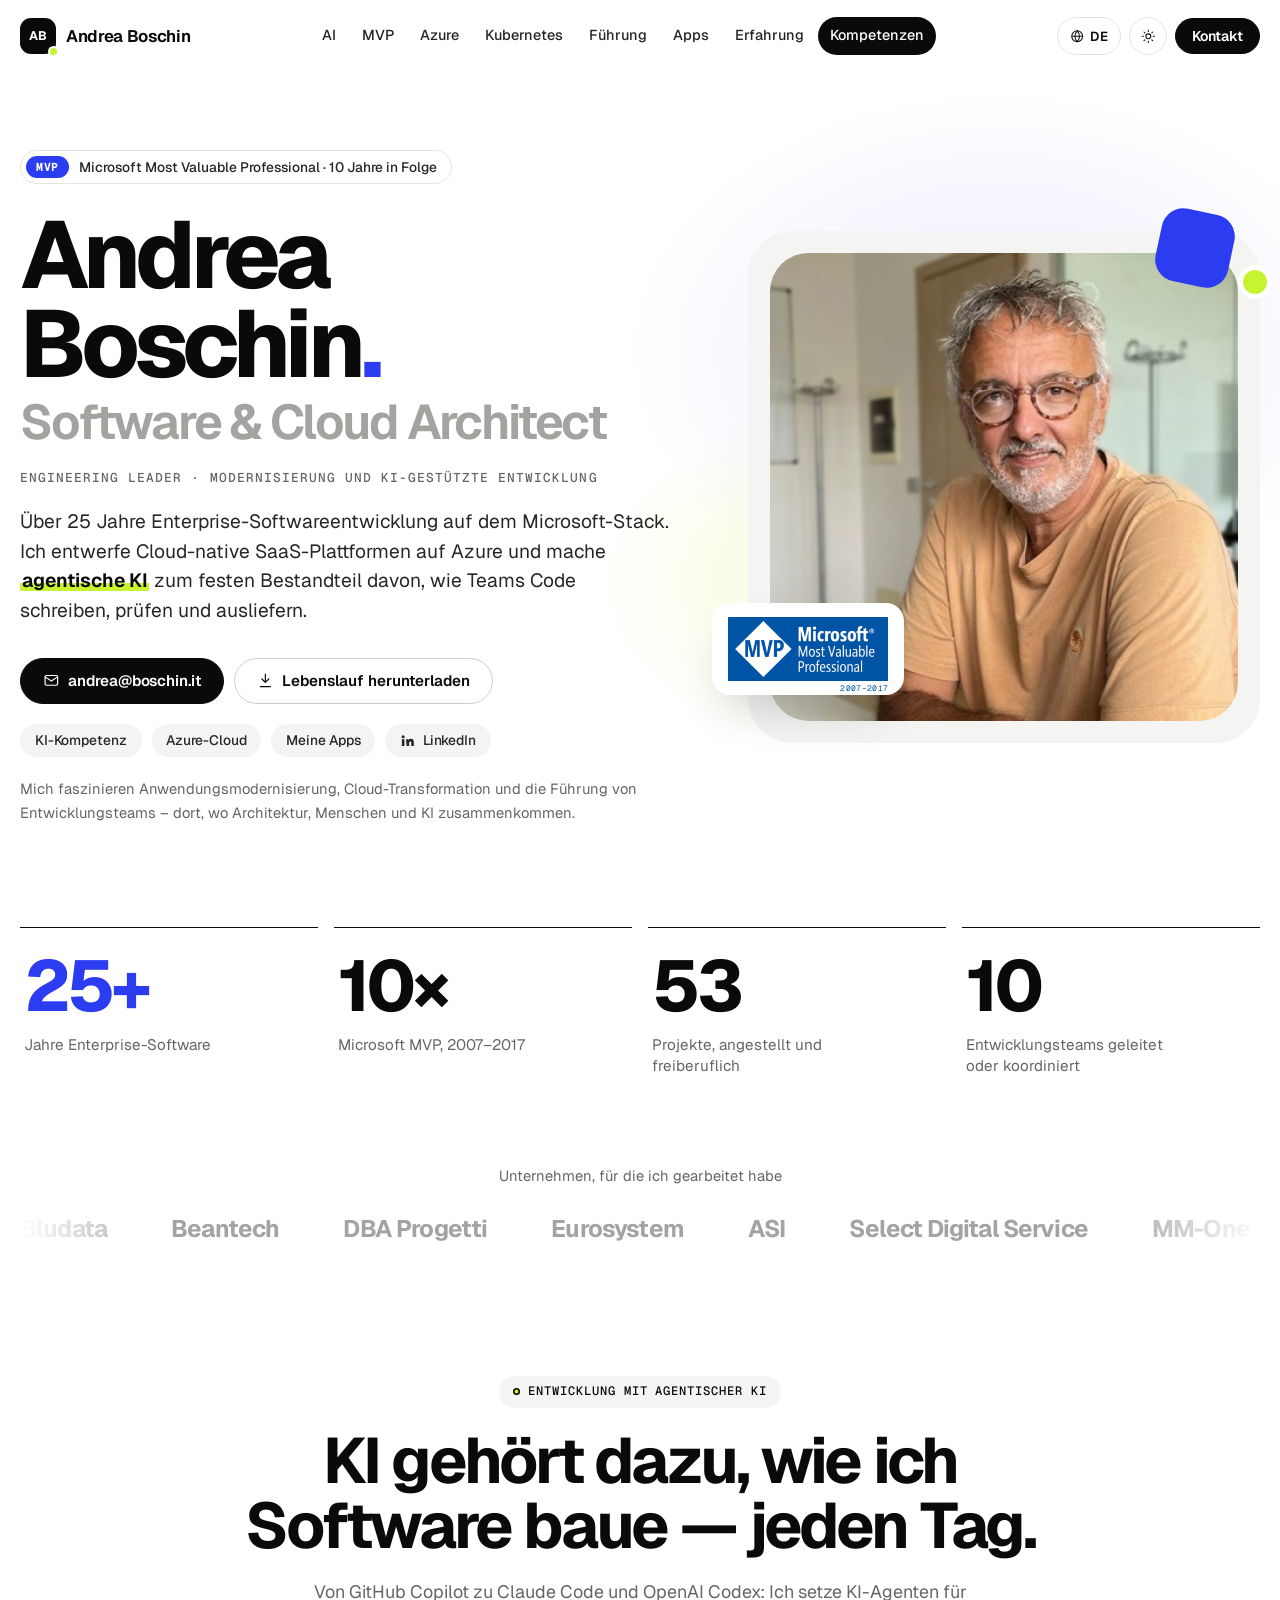
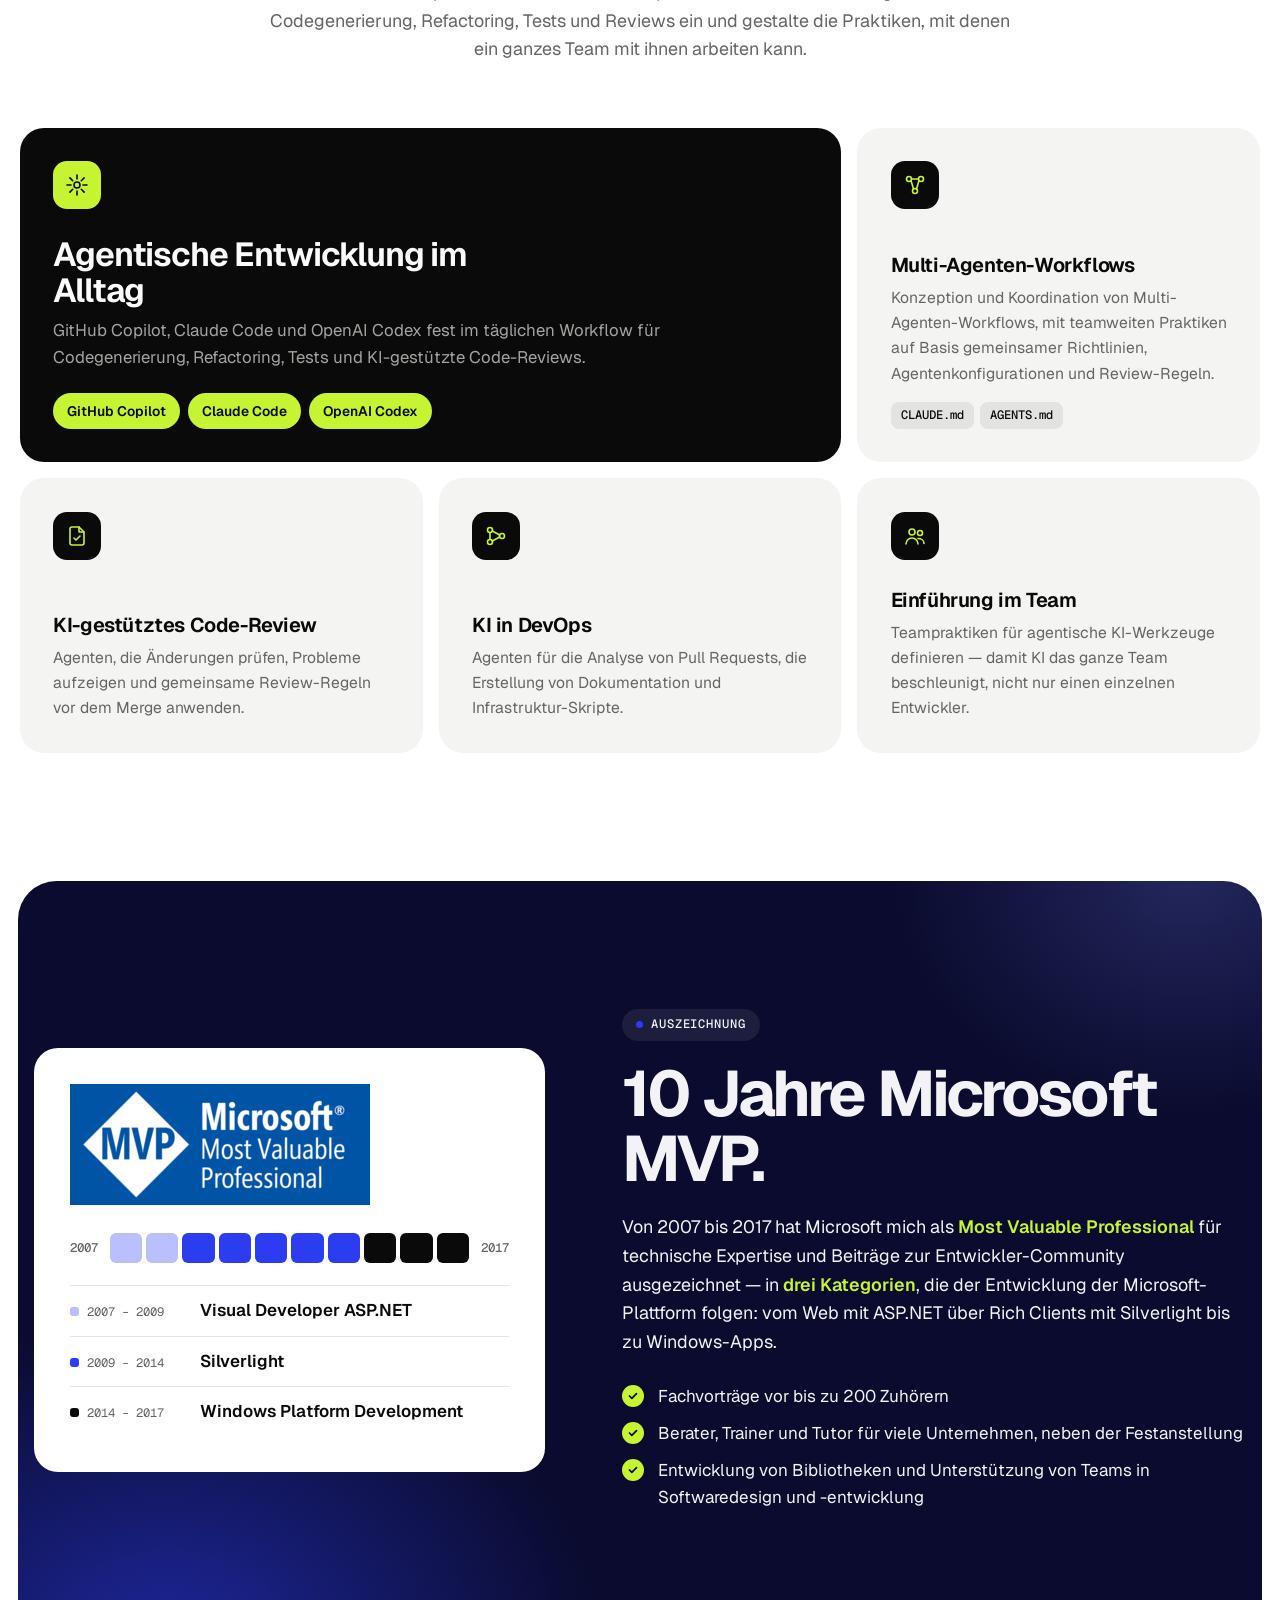
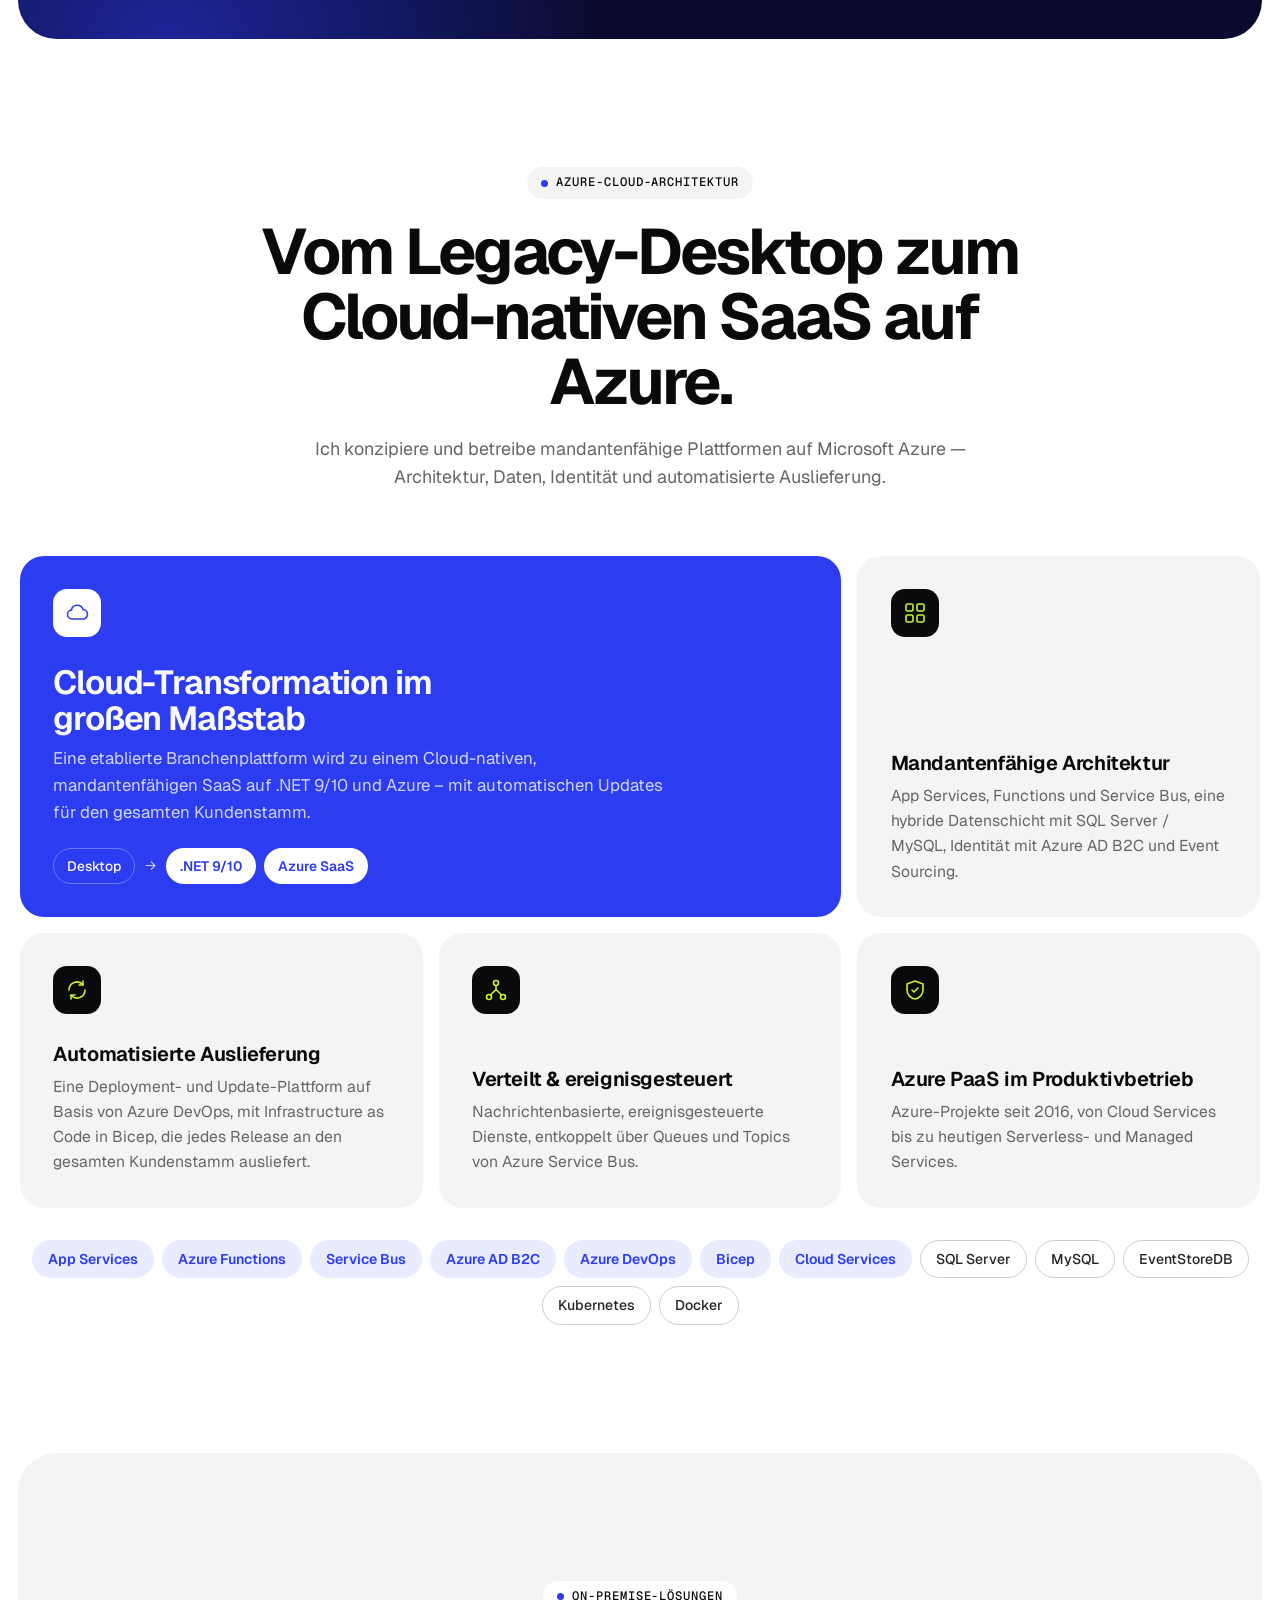
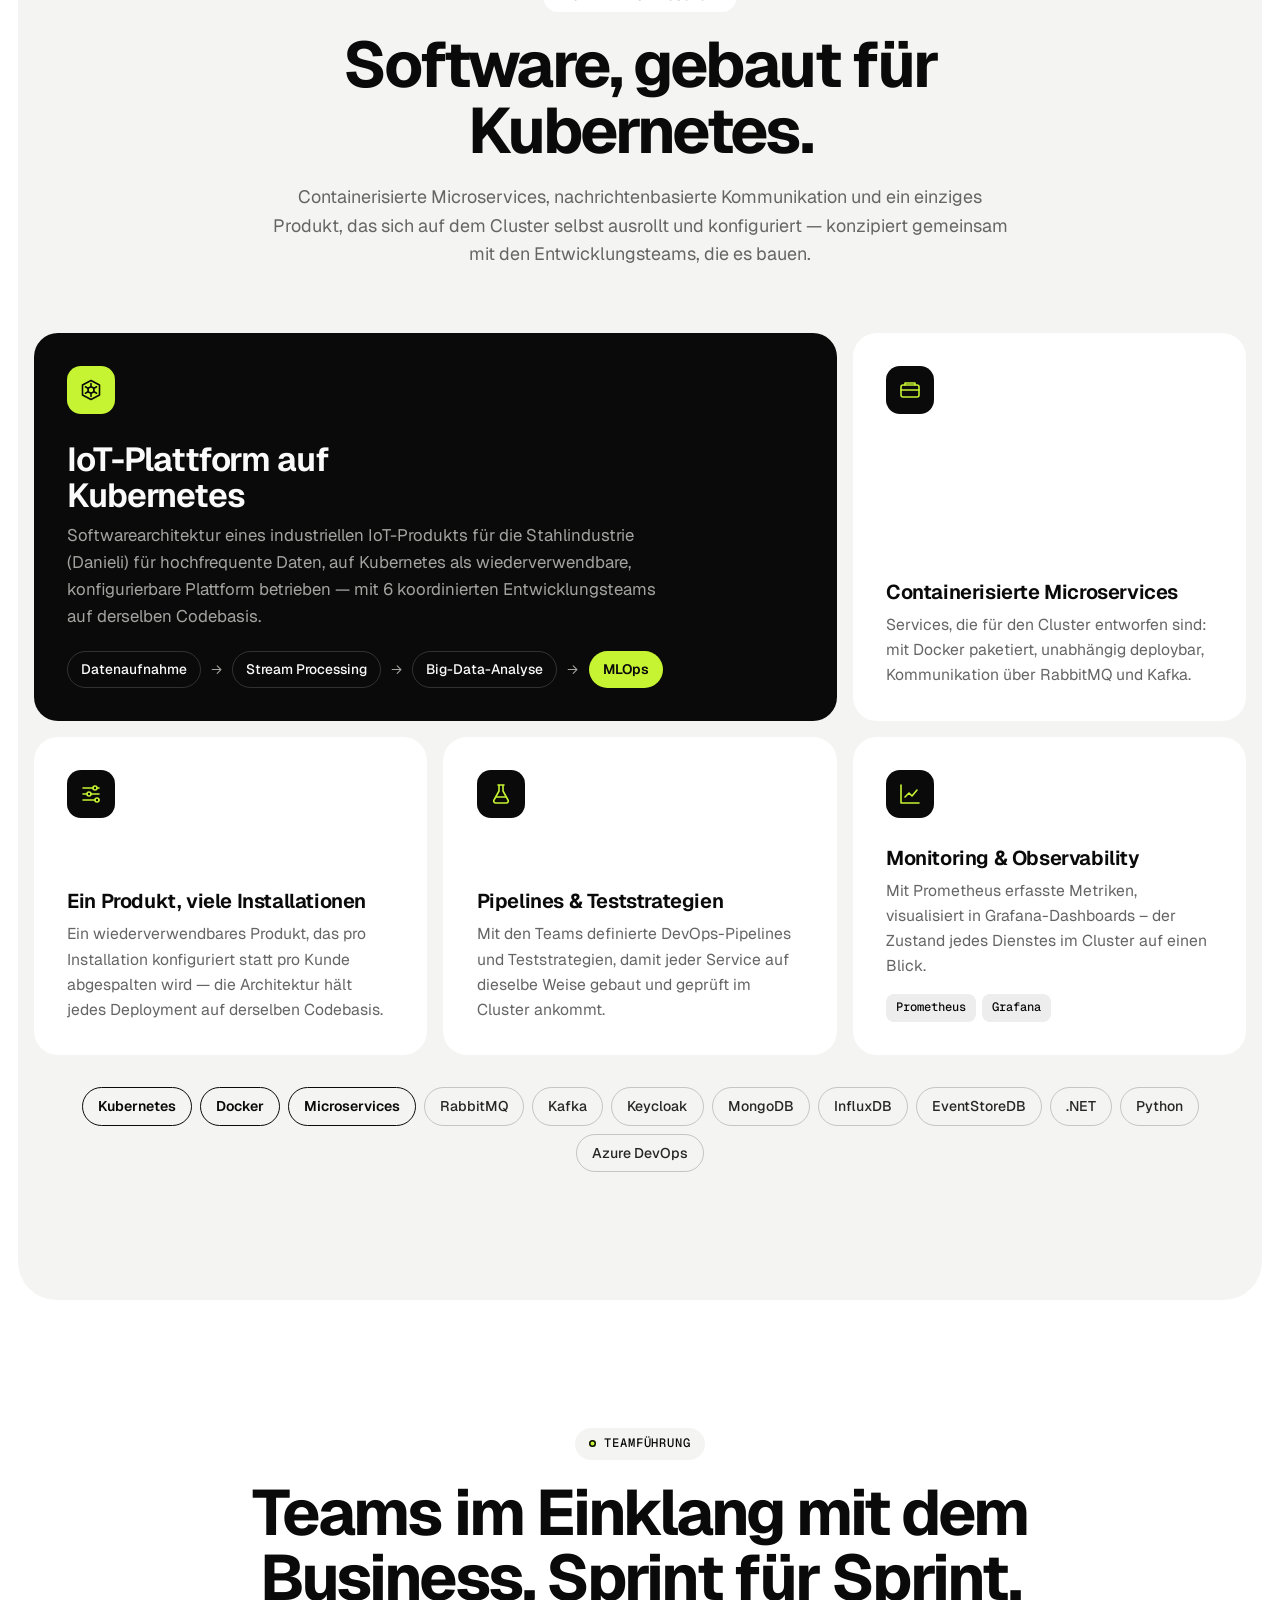
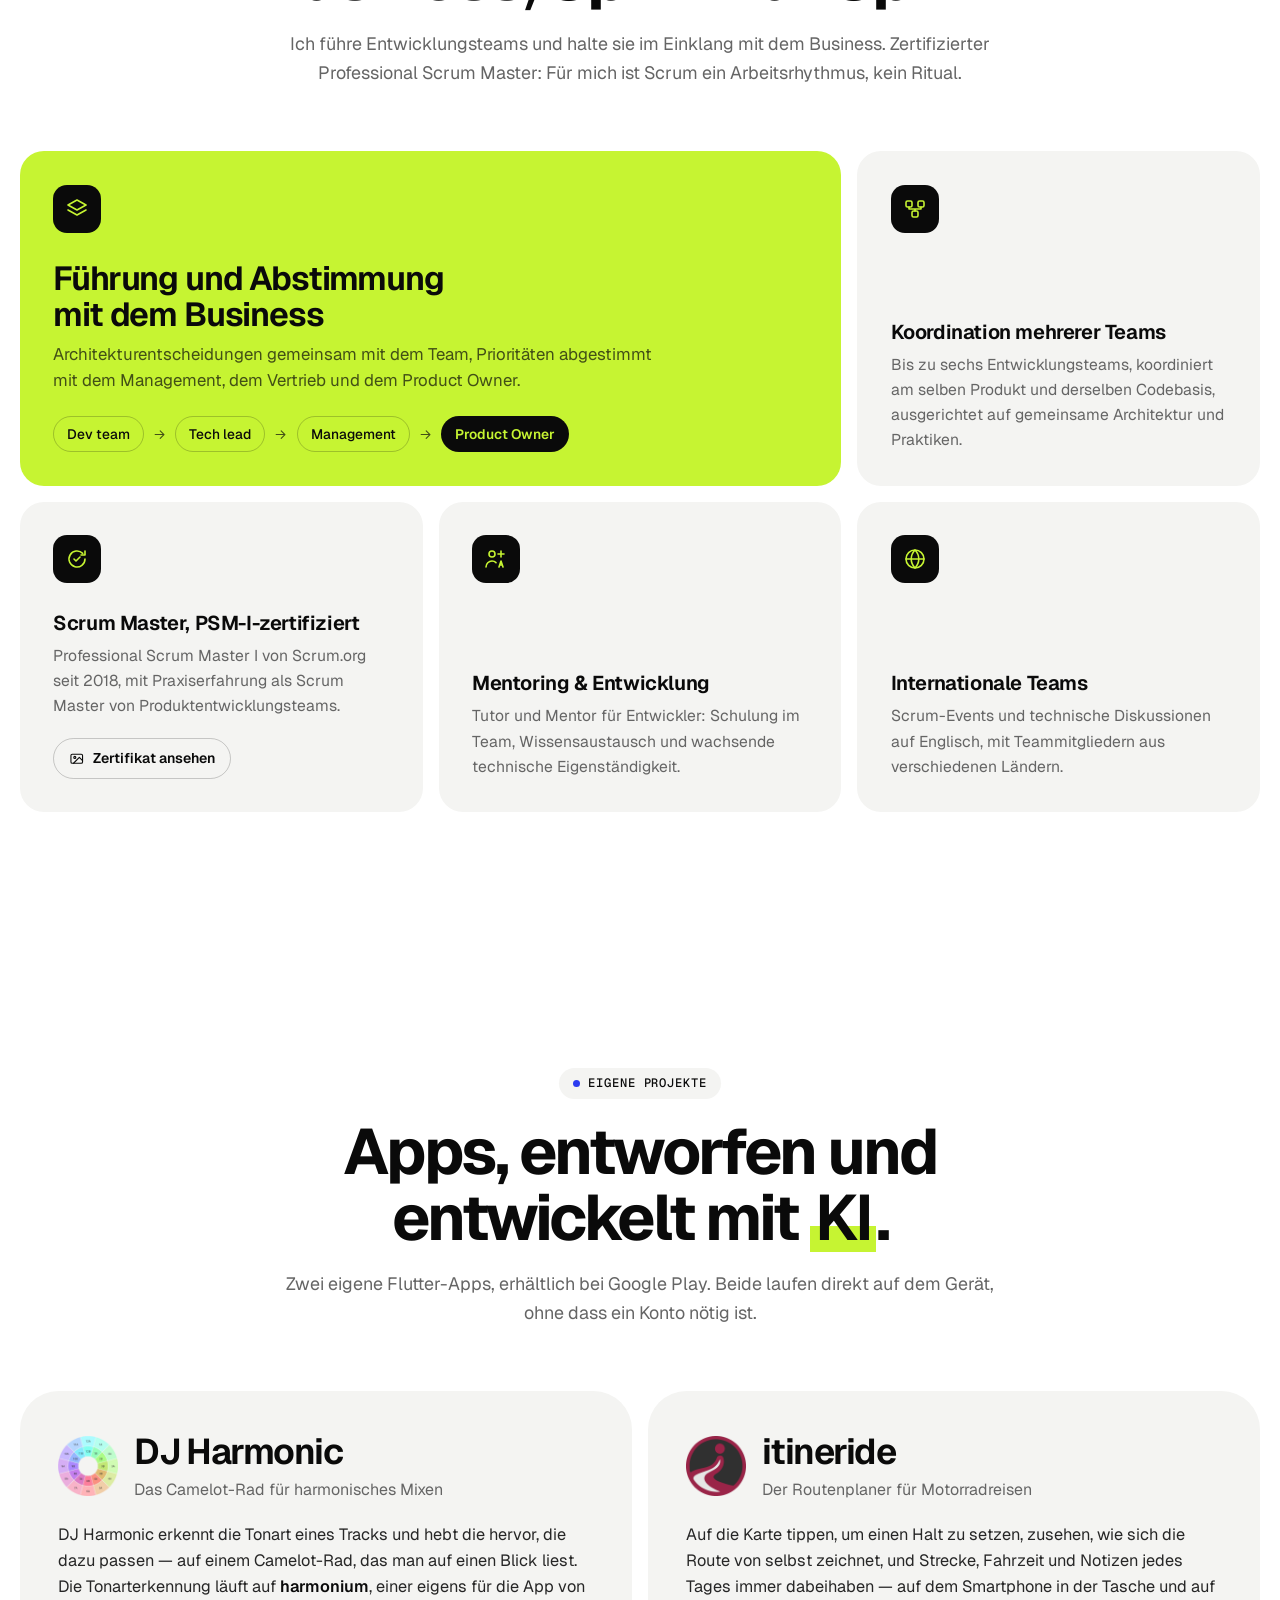
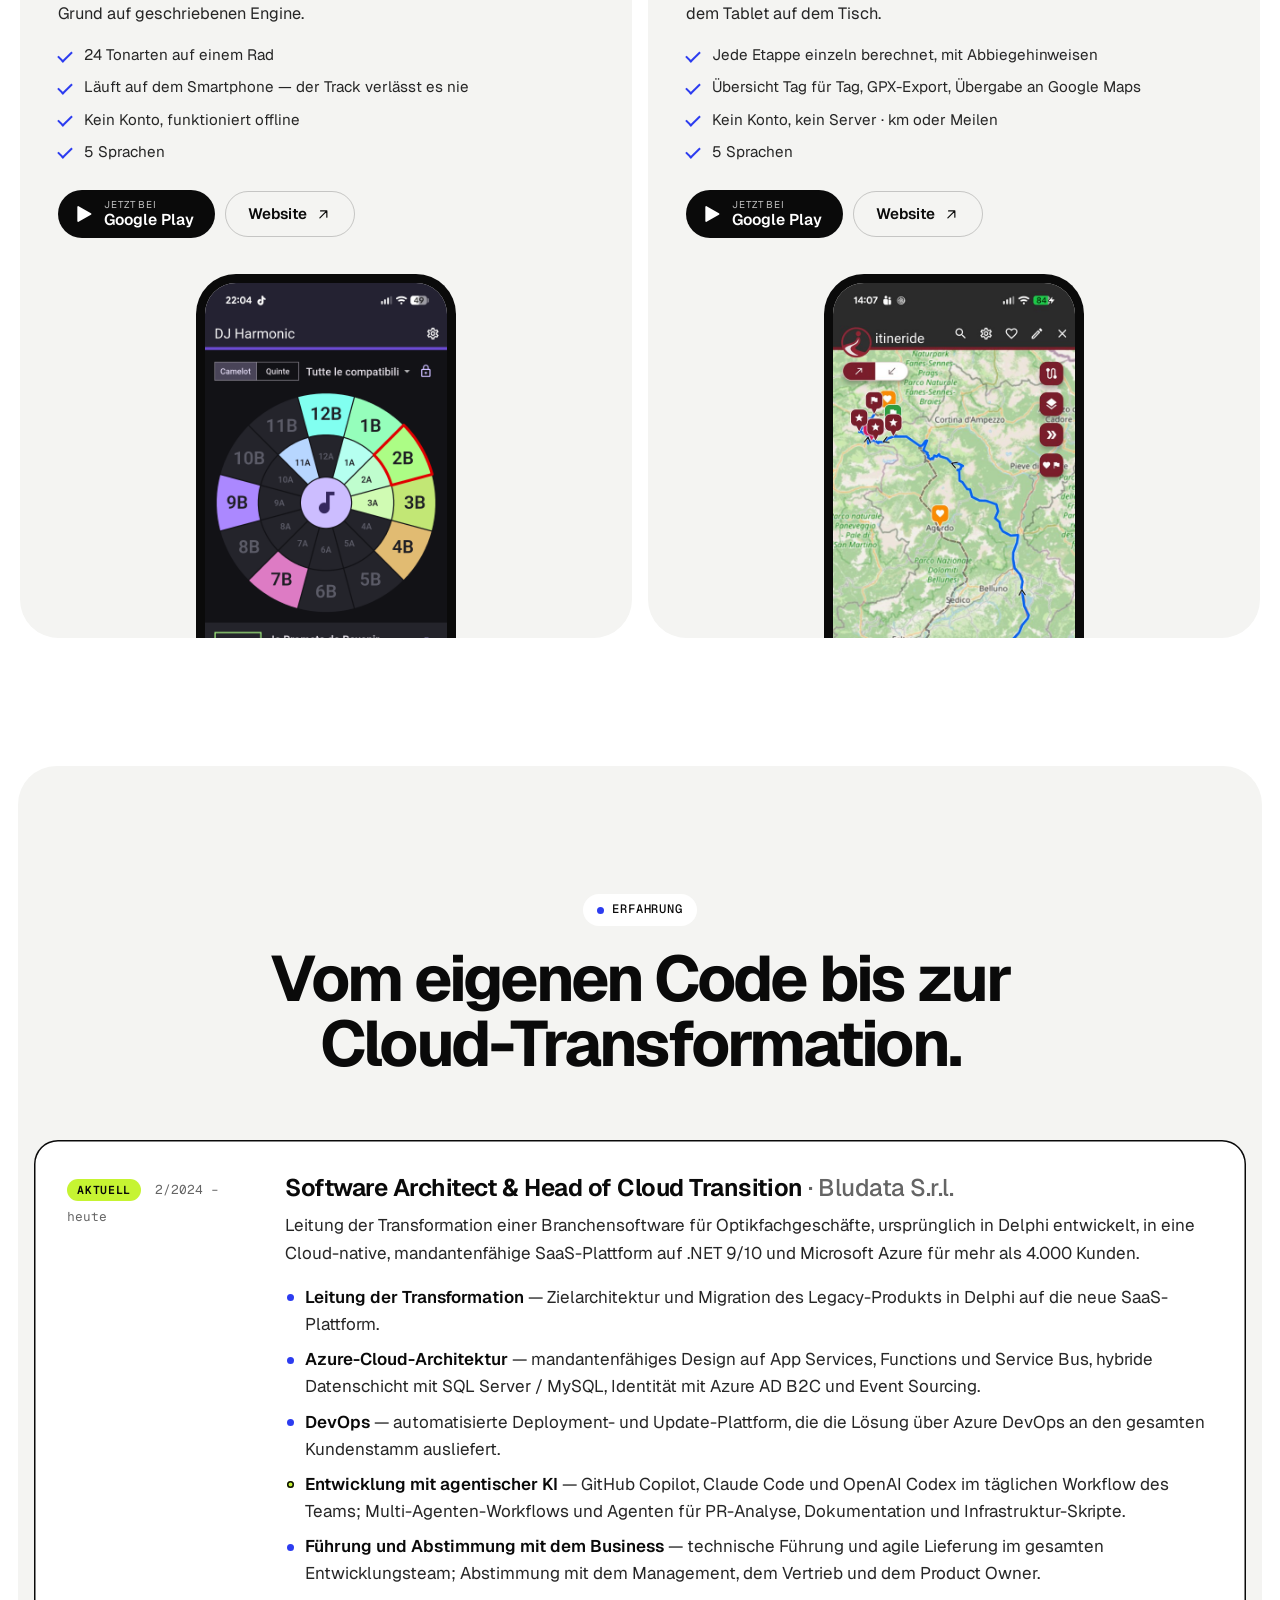
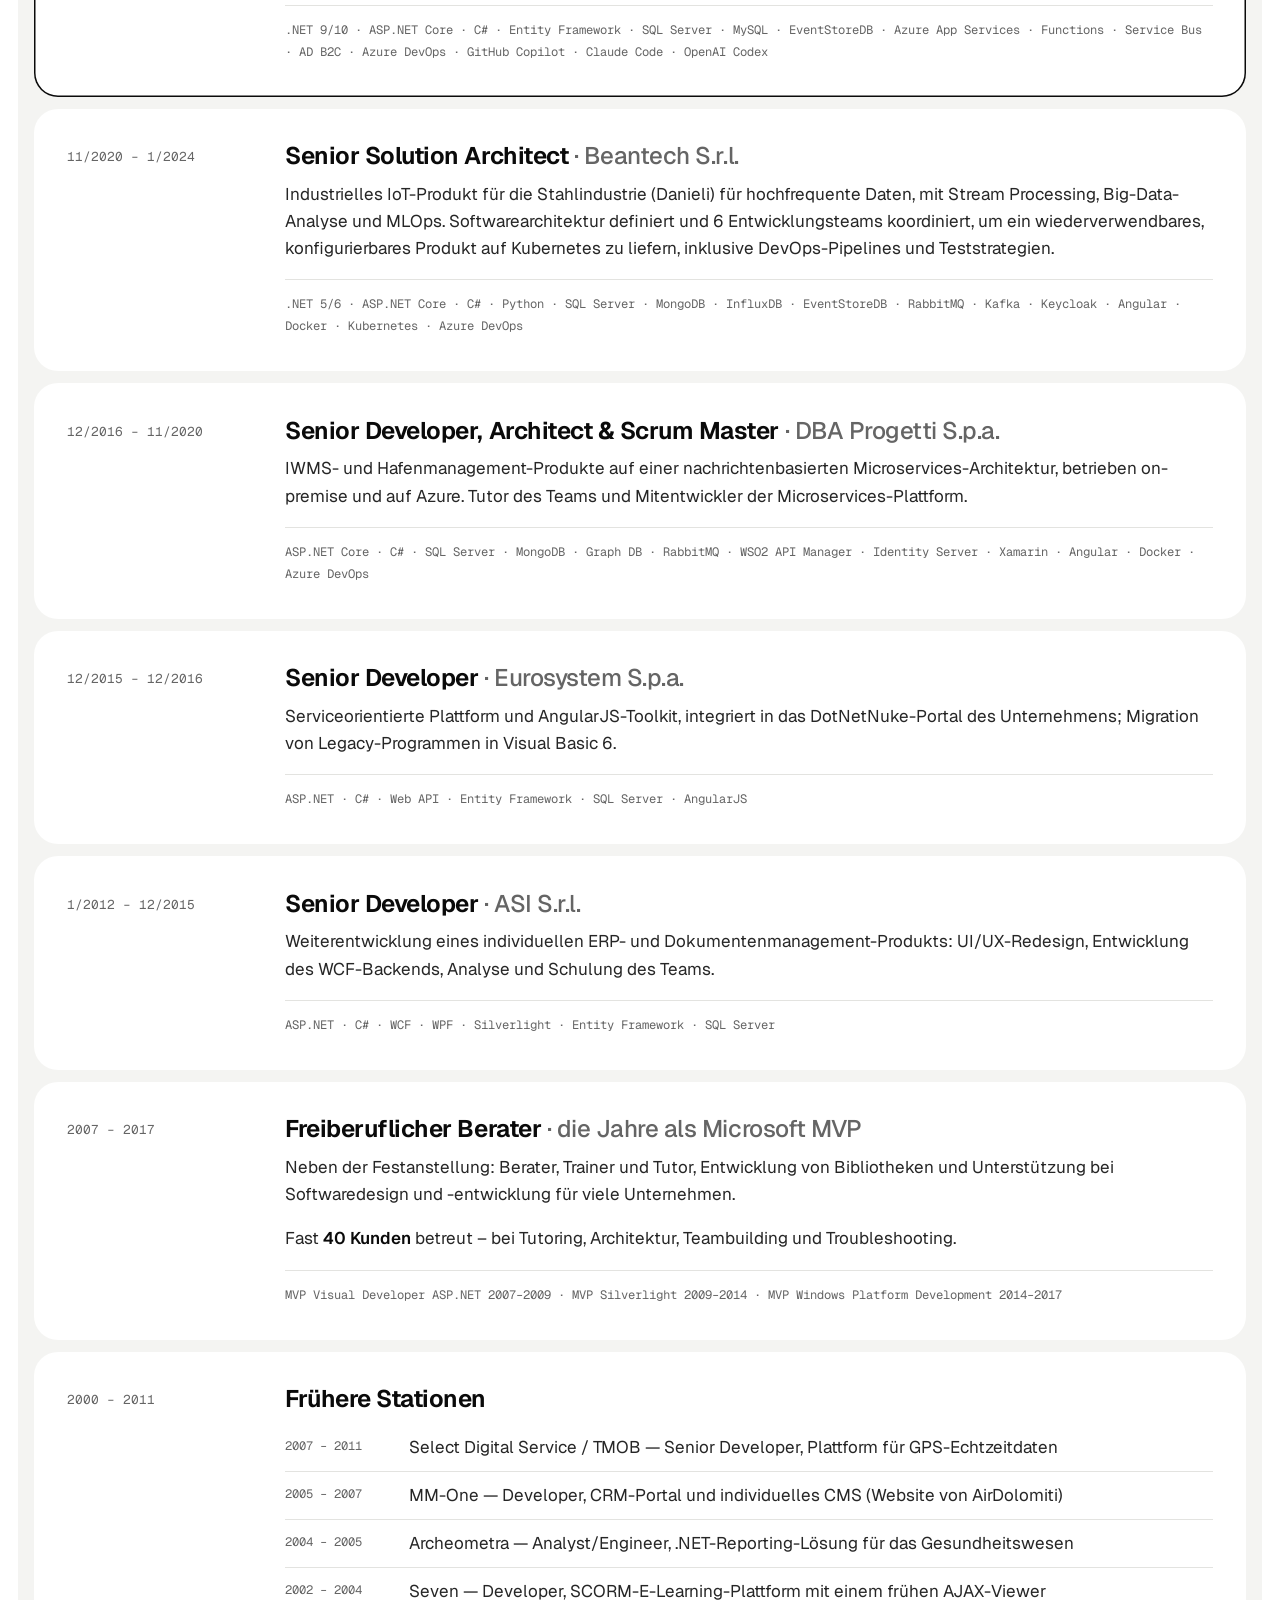
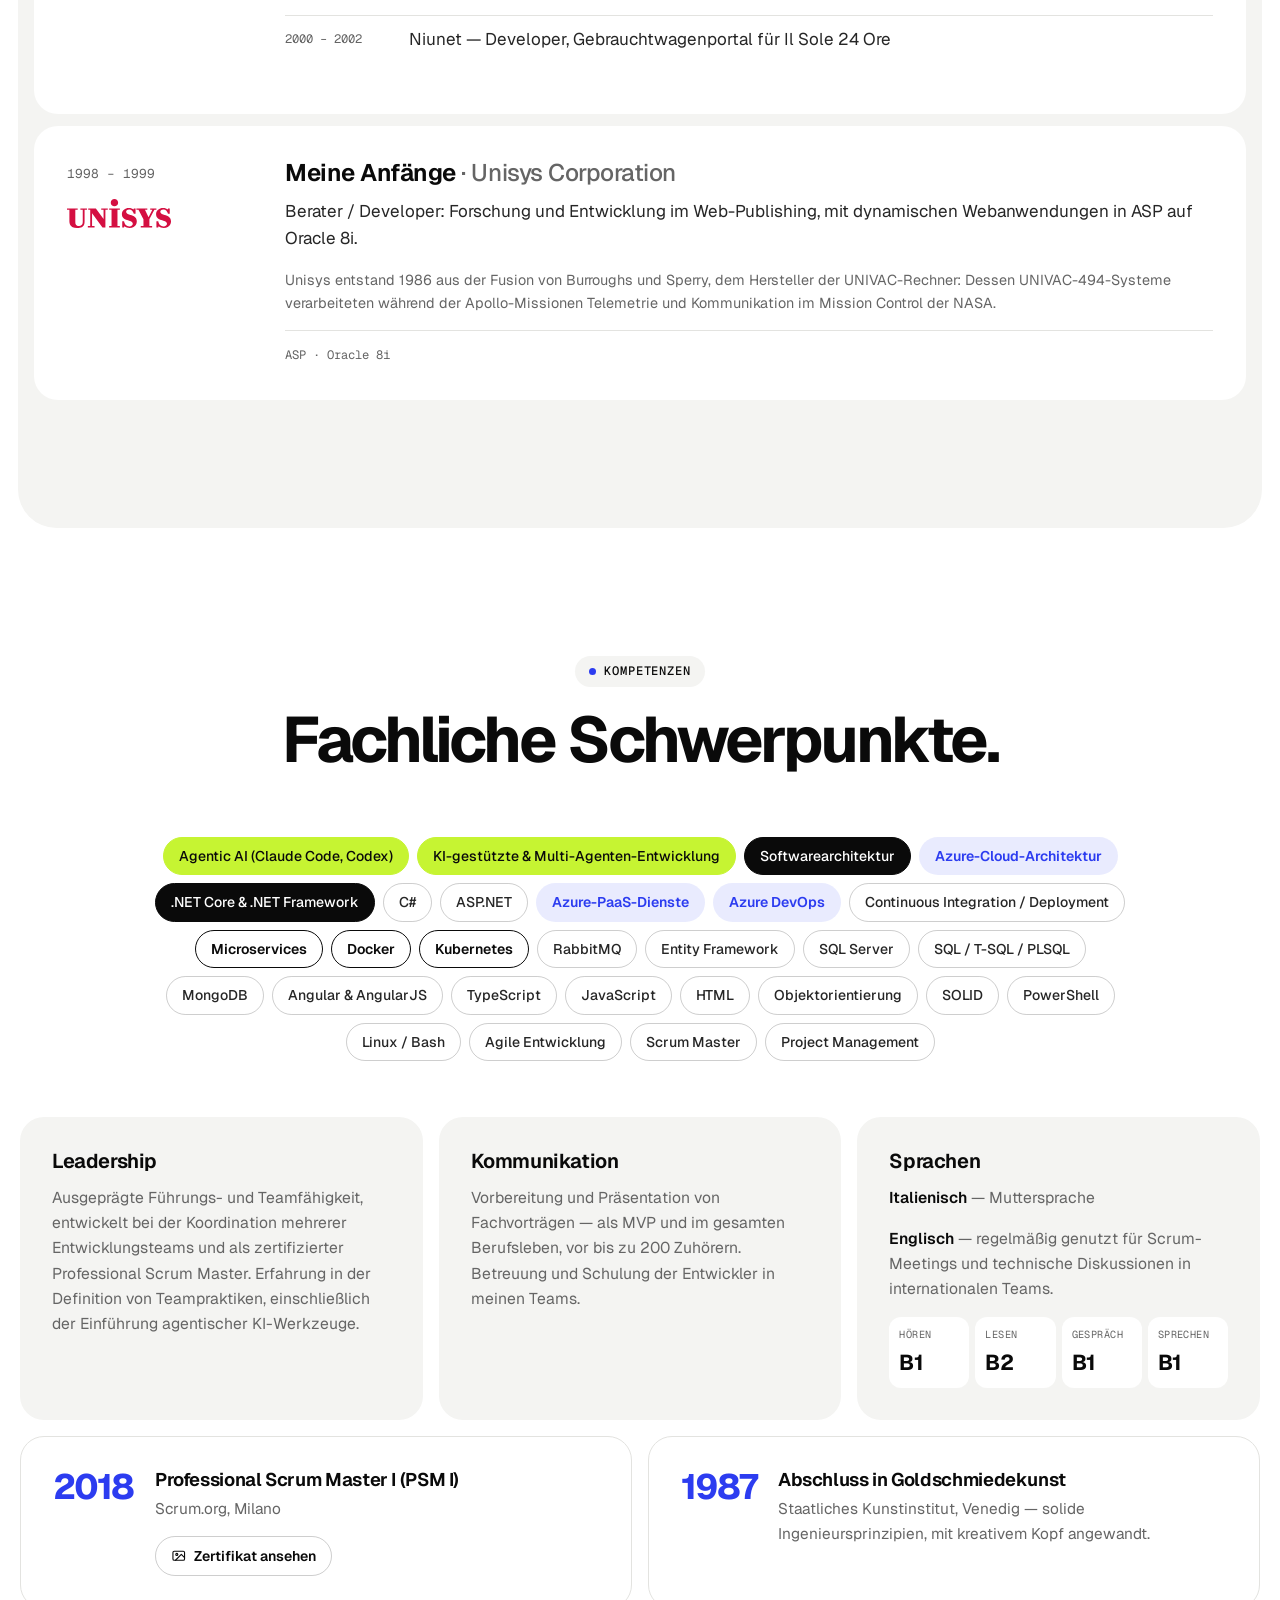
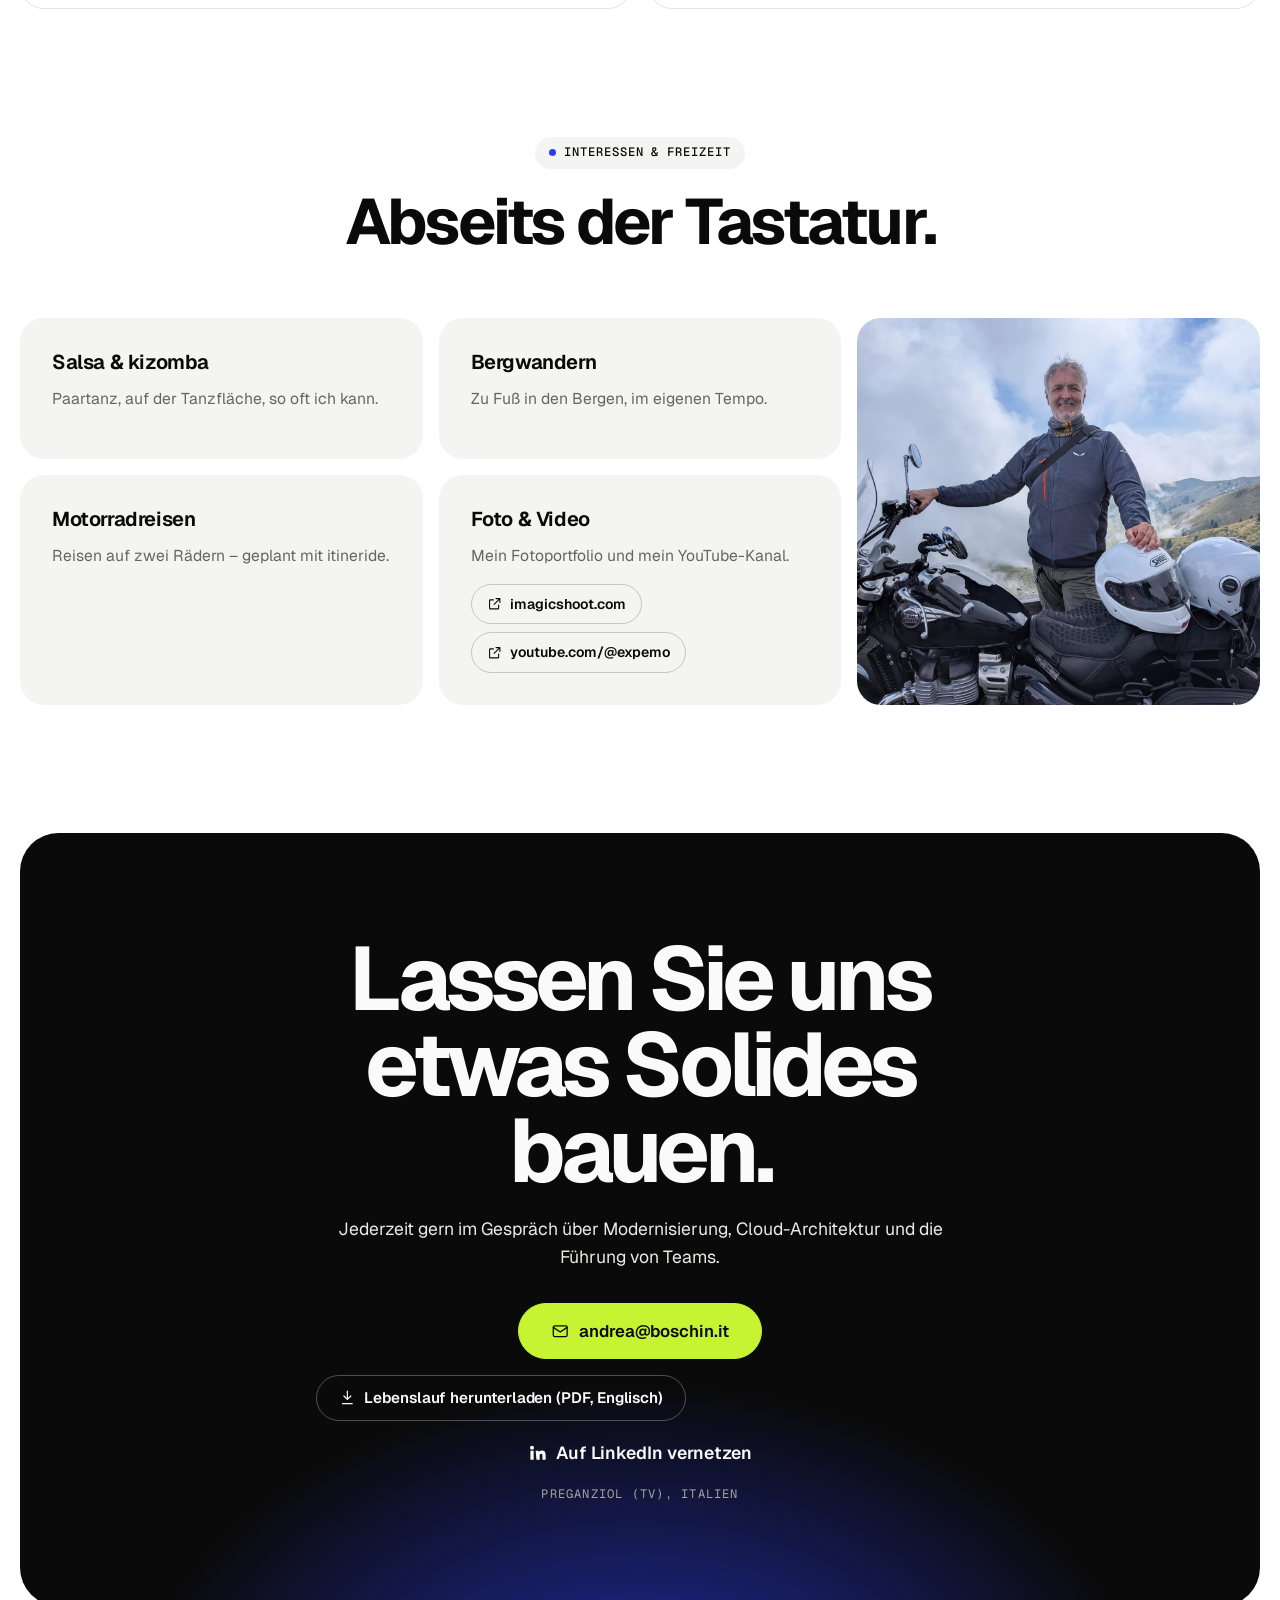
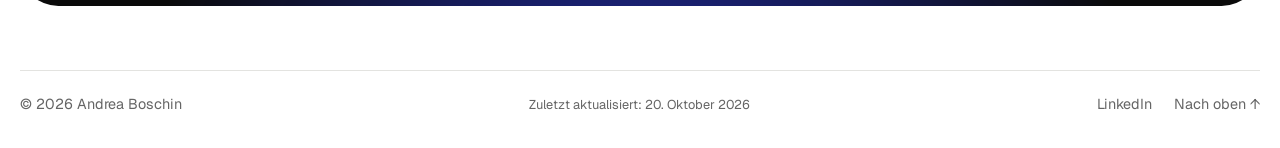
<file: wwwroot/de.html>
<!doctype html>
<html lang="de">
<head>
  <meta charset="utf-8">
  <meta name="viewport" content="width=device-width, initial-scale=1">
  <title>Andrea Boschin — Software & Cloud Architect</title>
  <meta name="description" content="Andrea Boschin — Software & Cloud Architect und Engineering Leader. Modernisierung von Legacy-Systemen in die Cloud, Softwareentwicklung mit agentischer KI, Teamführung. Zehn Jahre in Folge Microsoft MVP.">
  <meta name="theme-color" content="#ffffff">
  <meta property="og:title" content="Andrea Boschin — Software & Cloud Architect">
  <meta property="og:description" content="Über 25 Jahre Enterprise-Software. Microsoft MVP 2007–2017. Entwicklung mit agentischer KI und Cloud-Architektur auf Azure.">
  <meta name="author" content="Andrea Boschin">
  <meta property="og:type" content="profile">
  <meta property="og:site_name" content="Andrea Boschin">
  <meta property="og:image" content="https://www.boschin.it/assets/andrea-boschin.jpg">
  <meta property="og:image:width" content="400">
  <meta property="og:image:height" content="400">
  <meta property="og:image:alt" content="Andrea Boschin">
  <meta property="profile:first_name" content="Andrea">
  <meta property="profile:last_name" content="Boschin">
  <meta name="twitter:card" content="summary">
  <link rel="me" href="https://www.linkedin.com/in/boschin/">
  <script type="application/ld+json">
    {
      "@context": "https://schema.org",
      "@type": "Person",
      "@id": "https://www.boschin.it/#person",
      "name": "Andrea Boschin",
      "givenName": "Andrea",
      "familyName": "Boschin",
      "url": "https://www.boschin.it/",
      "image": "https://www.boschin.it/assets/andrea-boschin.jpg",
      "jobTitle": "Software & Cloud Architect",
      "nationality": { "@type": "Country", "name": "Italy" },
      "sameAs": ["https://www.linkedin.com/in/boschin/"],
      "award": "Microsoft Most Valuable Professional (MVP), 2007–2017",
      "hasCredential": {
        "@type": "EducationalOccupationalCredential",
        "name": "Professional Scrum Master I (PSM I)",
        "credentialCategory": "certification",
        "recognizedBy": { "@type": "Organization", "name": "Scrum.org", "url": "https://www.scrum.org/" },
        "dateCreated": "2018-11-06"
      },
      "knowsAbout": [
        "Software architecture",
        "Cloud architecture",
        "Microsoft Azure",
        "Kubernetes",
        "Agentic AI engineering",
        "Application modernization",
        "Legacy system migration",
        "Engineering leadership",
        "Industrial IoT",
        "Scrum"
      ]
    }
  </script>
  <!-- i18n:seo (written by tools/build_i18n.py for each language: do not edit by hand) -->
  <link rel="canonical" href="https://www.boschin.it/de.html">
  <link rel="alternate" hreflang="en" href="https://www.boschin.it/">
  <link rel="alternate" hreflang="it" href="https://www.boschin.it/it.html">
  <link rel="alternate" hreflang="es" href="https://www.boschin.it/es.html">
  <link rel="alternate" hreflang="de" href="https://www.boschin.it/de.html">
  <link rel="alternate" hreflang="fr" href="https://www.boschin.it/fr.html">
  <link rel="alternate" hreflang="x-default" href="https://www.boschin.it/">
  <meta property="og:url" content="https://www.boschin.it/de.html">
  <meta property="og:locale" content="de_DE">
  <meta property="og:locale:alternate" content="en_GB">
  <meta property="og:locale:alternate" content="it_IT">
  <meta property="og:locale:alternate" content="es_ES">
  <meta property="og:locale:alternate" content="fr_FR">
  <script type="application/ld+json">{"@context": "https://schema.org", "@type": "ProfilePage", "@id": "https://www.boschin.it/de.html#page", "url": "https://www.boschin.it/de.html", "inLanguage": "de", "dateModified": "2026-10-20T00:00:00+02:00", "mainEntity": {"@id": "https://www.boschin.it/#person"}}</script>
  <!-- /i18n:seo -->
  <link rel="icon" href="data:image/svg+xml,%3Csvg xmlns='http://www.w3.org/2000/svg' viewBox='0 0 64 64'%3E%3Crect width='64' height='64' rx='16' fill='%230a0a0a'/%3E%3Ctext x='28' y='46' font-family='Arial,Helvetica,sans-serif' font-weight='700' font-size='38' fill='%23ffffff' text-anchor='middle'%3EB%3C/text%3E%3Ccircle cx='47' cy='42' r='5' fill='%23c6f432'/%3E%3C/svg%3E">
  <link rel="preconnect" href="https://fonts.googleapis.com">
  <link rel="preconnect" href="https://fonts.gstatic.com" crossorigin>
  <link href="https://fonts.googleapis.com/css2?family=Geist:wght@400..800&family=Geist+Mono:wght@400..600&display=swap" rel="stylesheet">
  <link rel="stylesheet" href="assets/site.css">
  <script>
    (function () {
      try {
        var t = localStorage.getItem('ab.theme');
        if (t === 'light' || t === 'dark') document.documentElement.setAttribute('data-theme', t);
      } catch (e) {}
    })();
  </script>
</head>
<body>
  <a class="skip" href="#main">Zum Inhalt springen</a>

  <header class="nav" id="top">
    <div class="wrap nav-inner">
      <a class="brand" href="#top" aria-label="Andrea Boschin, Startseite">
        <span class="brand-mark">AB</span>
        <span class="brand-name">Andrea Boschin</span>
      </a>
      <nav class="nav-links" aria-label="Abschnitte">
        <a href="#ai">AI</a>
        <a href="#mvp">MVP</a>
        <a href="#azure">Azure</a>
        <a href="#kubernetes">Kubernetes</a>
        <a href="#scrum">Führung</a>
        <a href="#apps">Apps</a>
        <a href="#experience">Erfahrung</a>
        <a href="#skills">Kompetenzen</a>
      </nav>
      <div class="nav-actions">
        <details class="lang">
          <summary aria-label="Sprache"><svg viewBox="0 0 24 24" aria-hidden="true"><circle cx="12" cy="12" r="9"/><path d="M3 12h18M12 3c2.5 2.7 3.8 5.7 3.8 9s-1.3 6.3-3.8 9c-2.5-2.7-3.8-5.7-3.8-9S9.5 5.7 12 3z"/></svg><span class="lang-code">DE</span></summary>
          <ul>
            <li><a href="index.html?lang=en" hreflang="en" lang="en" data-lang="en">English</a></li>
            <li><a href="it.html" hreflang="it" lang="it" data-lang="it">Italiano</a></li>
            <li><a href="es.html" hreflang="es" lang="es" data-lang="es">Español</a></li>
            <li><a href="de.html" hreflang="de" lang="de" data-lang="de" aria-current="page">Deutsch</a></li>
            <li><a href="fr.html" hreflang="fr" lang="fr" data-lang="fr">Français</a></li>
          </ul>
        </details>
        <button class="theme-toggle" type="button" aria-label="Zwischen hellem und dunklem Design wechseln">
          <svg class="i-sun" viewBox="0 0 24 24" aria-hidden="true"><circle cx="12" cy="12" r="4"/><path d="M12 2v2M12 20v2M4.9 4.9l1.4 1.4M17.7 17.7l1.4 1.4M2 12h2M20 12h2M4.9 19.1l1.4-1.4M17.7 6.3l1.4-1.4"/></svg>
          <svg class="i-moon" viewBox="0 0 24 24" aria-hidden="true"><path d="M21 12.8A9 9 0 1 1 11.2 3a7 7 0 0 0 9.8 9.8z"/></svg>
        </button>
        <a class="btn btn-small" href="#contact">Kontakt</a>
      </div>
    </div>
  </header>

  <main id="main">

    <!-- HERO -->
    <section class="hero">
      <div class="hero-glow" aria-hidden="true"></div>
      <div class="wrap hero-grid">
        <div class="hero-copy reveal">
          <a class="mvp-pill" href="#mvp">
            <span class="mvp-pill-badge">MVP</span>
            Microsoft Most Valuable Professional · 10 Jahre in Folge
          </a>
          <h1 class="hero-name">Andrea Boschin<span class="dot" aria-hidden="true">.</span></h1>
          <p class="hero-role">Software &amp; Cloud Architect</p>
          <p class="hero-sub">Engineering Leader · Modernisierung und KI-gestützte Entwicklung</p>
          <p class="hero-lead">Über 25 Jahre Enterprise-Softwareentwicklung auf dem Microsoft-Stack. Ich entwerfe Cloud-native SaaS-Plattformen auf Azure und mache <strong class="ai-text">agentische KI</strong> zum festen Bestandteil davon, wie Teams Code schreiben, prüfen und ausliefern.</p>
          <div class="hero-cta">
            <a class="btn" href="#contact" data-mail>
              <svg viewBox="0 0 24 24" aria-hidden="true"><rect x="3" y="5" width="18" height="14" rx="2"/><path d="m3 7 9 6 9-6"/></svg>
              <span data-mail-text>Schreiben Sie mir</span>
            </a>
            <a class="btn btn-ghost" href="#contact" data-cv>
              <svg viewBox="0 0 24 24" aria-hidden="true"><path d="M12 3v12M7 10l5 5 5-5M5 21h14"/></svg>
              <span>Lebenslauf herunterladen</span>
            </a>
            <a class="btn btn-chip" href="#ai">KI-Kompetenz</a>
            <a class="btn btn-chip" href="#azure">Azure-Cloud</a>
            <a class="btn btn-chip" href="#apps">Meine Apps</a>
            <a class="btn btn-chip" href="https://www.linkedin.com/in/boschin/" target="_blank" rel="me noopener">
              <svg class="i-li" viewBox="0 0 24 24" aria-hidden="true"><path d="M4.98 3.5a2.5 2.5 0 1 1 0 5 2.5 2.5 0 0 1 0-5zM3 9.75h4v11H3zM9.5 9.75h3.8v1.6h.05c.53-1 1.83-2.05 3.77-2.05 4.03 0 4.78 2.65 4.78 6.1v5.35h-4v-4.75c0-1.13-.02-2.6-1.58-2.6-1.59 0-1.83 1.24-1.83 2.52v4.83h-4z"/></svg>
              LinkedIn
            </a>
          </div>
          <p class="hero-note">Mich faszinieren Anwendungsmodernisierung, Cloud-Transformation und die Führung von Entwicklungsteams – dort, wo Architektur, Menschen und KI zusammenkommen.</p>
        </div>

        <div class="hero-visual reveal">
          <div class="portrait">
            <img src="assets/andrea-boschin.jpg" alt="Porträt von Andrea Boschin" width="400" height="400">
            <a class="portrait-card portrait-card--mvp" href="#mvp" aria-label="Microsoft MVP 2007–2017 — zum Abschnitt über die Auszeichnung">
              <img src="assets/mvp-logo.png" alt="" width="300" height="121">
              <span class="portrait-card-years" aria-hidden="true">2007–2017</span>
            </a>
          </div>
        </div>
      </div>

      <div class="wrap">
        <dl class="stats reveal">
          <div><dt>25+</dt><dd>Jahre Enterprise-Software</dd></div>
          <div><dt>10&times;</dt><dd>Microsoft MVP, 2007–2017</dd></div>
          <div><dt>53</dt><dd>Projekte, angestellt und freiberuflich</dd></div>
          <div><dt>10</dt><dd>Entwicklungsteams geleitet oder koordiniert</dd></div>
        </dl>

        <div class="worked reveal">
          <p class="worked-label">Unternehmen, für die ich gearbeitet habe</p>
          <div class="worked-track">
            <ul class="worked-list"><li>Bludata</li><li>Beantech</li><li>DBA Progetti</li><li>Eurosystem</li><li>ASI</li><li>Select Digital Service</li><li>MM-One</li><li>Archeometra</li><li>Seven</li><li>Niunet</li><li>Unisys</li></ul>
            <ul class="worked-list" aria-hidden="true"><li>Bludata</li><li>Beantech</li><li>DBA Progetti</li><li>Eurosystem</li><li>ASI</li><li>Select Digital Service</li><li>MM-One</li><li>Archeometra</li><li>Seven</li><li>Niunet</li><li>Unisys</li></ul>
          </div>
        </div>
      </div>
    </section>

    <!-- AI -->
    <section class="section section-ai" id="ai">
      <div class="wrap">
        <header class="section-head reveal">
          <p class="eyebrow eyebrow-ai">Entwicklung mit agentischer KI</p>
          <h2>KI gehört dazu, wie ich Software baue — jeden Tag.</h2>
          <p class="section-lead">Von GitHub Copilot zu Claude Code und OpenAI Codex: Ich setze KI-Agenten für Codegenerierung, Refactoring, Tests und Reviews ein und gestalte die Praktiken, mit denen ein ganzes Team mit ihnen arbeiten kann.</p>
        </header>

        <div class="bento">
          <article class="tile tile-xl reveal">
            <div class="tile-icon" aria-hidden="true">
              <svg viewBox="0 0 24 24"><path d="M12 2v4M12 18v4M4.9 4.9l2.8 2.8M16.3 16.3l2.8 2.8M2 12h4M18 12h4M4.9 19.1l2.8-2.8M16.3 7.7l2.8-2.8"/><circle cx="12" cy="12" r="3"/></svg>
            </div>
            <h3>Agentische Entwicklung im Alltag</h3>
            <p>GitHub Copilot, Claude Code und OpenAI Codex fest im täglichen Workflow für Codegenerierung, Refactoring, Tests und KI-gestützte Code-Reviews.</p>
            <div class="evolution" aria-label="KI-Werkzeuge für die Entwicklung">
              <span class="hl">GitHub Copilot</span>
              <span class="hl">Claude Code</span>
              <span class="hl">OpenAI Codex</span>
            </div>
          </article>

          <article class="tile reveal">
            <div class="tile-icon" aria-hidden="true">
              <svg viewBox="0 0 24 24"><circle cx="6" cy="6" r="2.5"/><circle cx="18" cy="6" r="2.5"/><circle cx="12" cy="18" r="2.5"/><path d="M8 7.5 10.5 16M16 7.5 13.5 16M8.5 6h7"/></svg>
            </div>
            <h3>Multi-Agenten-Workflows</h3>
            <p>Konzeption und Koordination von Multi-Agenten-Workflows, mit teamweiten Praktiken auf Basis gemeinsamer Richtlinien, Agentenkonfigurationen und Review-Regeln.</p>
            <p class="code-tags"><code>CLAUDE.md</code> <code>AGENTS.md</code></p>
          </article>

          <article class="tile reveal">
            <div class="tile-icon" aria-hidden="true">
              <svg viewBox="0 0 24 24"><path d="M14 3H7a2 2 0 0 0-2 2v14a2 2 0 0 0 2 2h10a2 2 0 0 0 2-2V8z"/><path d="M14 3v5h5"/><path d="m9 14 2 2 4-4"/></svg>
            </div>
            <h3>KI-gestütztes Code-Review</h3>
            <p>Agenten, die Änderungen prüfen, Probleme aufzeigen und gemeinsame Review-Regeln vor dem Merge anwenden.</p>
          </article>

          <article class="tile reveal">
            <div class="tile-icon" aria-hidden="true">
              <svg viewBox="0 0 24 24"><circle cx="6" cy="6" r="2.5"/><circle cx="6" cy="18" r="2.5"/><circle cx="18" cy="12" r="2.5"/><path d="M6 8.5v7M8.3 7l7.4 4M8.3 17l7.4-4"/></svg>
            </div>
            <h3>KI in DevOps</h3>
            <p>Agenten für die Analyse von Pull Requests, die Erstellung von Dokumentation und Infrastruktur-Skripte.</p>
          </article>

          <article class="tile reveal">
            <div class="tile-icon" aria-hidden="true">
              <svg viewBox="0 0 24 24"><circle cx="9" cy="8" r="3"/><circle cx="17" cy="9" r="2.5"/><path d="M3 20c0-3.3 2.7-6 6-6s6 2.7 6 6M15 14.5c3 0 6 1.8 6 5"/></svg>
            </div>
            <h3>Einführung im Team</h3>
            <p>Teampraktiken für agentische KI-Werkzeuge definieren — damit KI das ganze Team beschleunigt, nicht nur einen einzelnen Entwickler.</p>
          </article>
        </div>
      </div>
    </section>

    <!-- MVP -->
    <section class="section section-mvp" id="mvp">
      <div class="wrap mvp-grid">
        <div class="mvp-logo reveal">
          <img src="assets/mvp-logo.png" alt="Microsoft Most Valuable Professional" width="300" height="121">
          <div class="mvp-years" aria-label="Zehn Jahre in Folge, 2007 bis 2017">
            <span class="mvp-year-label">2007</span>
            <ol class="mvp-bar" aria-hidden="true">
              <li class="c1"></li><li class="c1"></li>
              <li class="c2"></li><li class="c2"></li><li class="c2"></li><li class="c2"></li><li class="c2"></li>
              <li class="c3"></li><li class="c3"></li><li class="c3"></li>
            </ol>
            <span class="mvp-year-label">2017</span>
          </div>
          <ol class="mvp-awards">
            <li class="c1">
              <span class="mvp-award-years">2007 – 2009</span>
              <span class="mvp-award-name">Visual Developer ASP.NET</span>
            </li>
            <li class="c2">
              <span class="mvp-award-years">2009 – 2014</span>
              <span class="mvp-award-name">Silverlight</span>
            </li>
            <li class="c3">
              <span class="mvp-award-years">2014 – 2017</span>
              <span class="mvp-award-name">Windows Platform Development</span>
            </li>
          </ol>
        </div>
        <div class="mvp-copy reveal">
          <p class="eyebrow eyebrow-mvp">Auszeichnung</p>
          <h2>10 Jahre Microsoft MVP.</h2>
          <p>Von 2007 bis 2017 hat Microsoft mich als <strong>Most Valuable Professional</strong> für technische Expertise und Beiträge zur Entwickler-Community ausgezeichnet — in <strong>drei Kategorien</strong>, die der Entwicklung der Microsoft-Plattform folgen: vom Web mit ASP.NET über Rich Clients mit Silverlight bis zu Windows-Apps.</p>
          <ul class="checks">
            <li>Fachvorträge vor bis zu 200 Zuhörern</li>
            <li>Berater, Trainer und Tutor für viele Unternehmen, neben der Festanstellung</li>
            <li>Entwicklung von Bibliotheken und Unterstützung von Teams in Softwaredesign und -entwicklung</li>
          </ul>
        </div>
      </div>
    </section>

    <!-- AZURE -->
    <section class="section section-azure" id="azure">
      <div class="wrap">
        <header class="section-head reveal">
          <p class="eyebrow eyebrow-azure">Azure-Cloud-Architektur</p>
          <h2>Vom Legacy-Desktop zum Cloud-nativen SaaS auf Azure.</h2>
          <p class="section-lead">Ich konzipiere und betreibe mandantenfähige Plattformen auf Microsoft Azure — Architektur, Daten, Identität und automatisierte Auslieferung.</p>
        </header>

        <div class="bento">
          <article class="tile tile-azure tile-xl reveal">
            <div class="tile-icon" aria-hidden="true">
              <svg viewBox="0 0 24 24"><path d="M7 18a4.5 4.5 0 0 1-.6-8.96A6 6 0 0 1 18 8.5a4 4 0 0 1-.5 9.5z"/></svg>
            </div>
            <h3>Cloud-Transformation im großen Maßstab</h3>
            <p>Eine etablierte Branchenplattform wird zu einem Cloud-nativen, mandantenfähigen SaaS auf .NET 9/10 und Azure – mit automatischen Updates für den gesamten Kundenstamm.</p>
            <div class="migration" aria-label="Migrationspfad">
              <span>Desktop</span>
              <svg viewBox="0 0 24 24" aria-hidden="true"><path d="M5 12h14M13 6l6 6-6 6"/></svg>
              <span class="hl">.NET 9/10</span>
              <span class="hl">Azure SaaS</span>
            </div>
          </article>

          <article class="tile tile-azure reveal">
            <div class="tile-icon" aria-hidden="true">
              <svg viewBox="0 0 24 24"><rect x="3" y="3" width="7" height="7" rx="1.5"/><rect x="14" y="3" width="7" height="7" rx="1.5"/><rect x="3" y="14" width="7" height="7" rx="1.5"/><rect x="14" y="14" width="7" height="7" rx="1.5"/></svg>
            </div>
            <h3>Mandantenfähige Architektur</h3>
            <p>App Services, Functions und Service Bus, eine hybride Datenschicht mit SQL Server / MySQL, Identität mit Azure AD B2C und Event Sourcing.</p>
          </article>

          <article class="tile tile-azure reveal">
            <div class="tile-icon" aria-hidden="true">
              <svg viewBox="0 0 24 24"><path d="M4 12a8 8 0 0 1 14-5.3M20 12a8 8 0 0 1-14 5.3"/><path d="M18 3v4h-4M6 21v-4h4"/></svg>
            </div>
            <h3>Automatisierte Auslieferung</h3>
            <p>Eine Deployment- und Update-Plattform auf Basis von Azure DevOps, mit Infrastructure as Code in Bicep, die jedes Release an den gesamten Kundenstamm ausliefert.</p>
          </article>

          <article class="tile tile-azure reveal">
            <div class="tile-icon" aria-hidden="true">
              <svg viewBox="0 0 24 24"><circle cx="12" cy="5" r="2.5"/><circle cx="5" cy="19" r="2.5"/><circle cx="19" cy="19" r="2.5"/><path d="M12 7.5v4M12 11.5 6.5 17M12 11.5l5.5 5.5"/></svg>
            </div>
            <h3>Verteilt &amp; ereignisgesteuert</h3>
            <p>Nachrichtenbasierte, ereignisgesteuerte Dienste, entkoppelt über Queues und Topics von Azure Service Bus.</p>
          </article>

          <article class="tile tile-azure reveal">
            <div class="tile-icon" aria-hidden="true">
              <svg viewBox="0 0 24 24"><path d="M12 3 4 6v6c0 4.4 3.4 8.3 8 9 4.6-.7 8-4.6 8-9V6z"/><path d="m9 12 2 2 4-4"/></svg>
            </div>
            <h3>Azure PaaS im Produktivbetrieb</h3>
            <p>Azure-Projekte seit 2016, von Cloud Services bis zu heutigen Serverless- und Managed Services.</p>
          </article>
        </div>

        <ul class="chips chips-azure reveal" aria-label="Azure-Dienste">
          <li class="chip chip-azure">App Services</li>
          <li class="chip chip-azure">Azure Functions</li>
          <li class="chip chip-azure">Service Bus</li>
          <li class="chip chip-azure">Azure AD B2C</li>
          <li class="chip chip-azure">Azure DevOps</li>
          <li class="chip chip-azure">Bicep</li>
          <li class="chip chip-azure">Cloud Services</li>
          <li class="chip">SQL Server</li>
          <li class="chip">MySQL</li>
          <li class="chip">EventStoreDB</li>
          <li class="chip">Kubernetes</li>
          <li class="chip">Docker</li>
        </ul>
      </div>
    </section>

    <!-- KUBERNETES -->
    <section class="section section-k8s" id="kubernetes">
      <div class="wrap">
        <header class="section-head reveal">
          <p class="eyebrow eyebrow-k8s">On-Premise-Lösungen</p>
          <h2>Software, gebaut für Kubernetes.</h2>
          <p class="section-lead">Containerisierte Microservices, nachrichtenbasierte Kommunikation und ein einziges Produkt, das sich auf dem Cluster selbst ausrollt und konfiguriert — konzipiert gemeinsam mit den Entwicklungsteams, die es bauen.</p>
        </header>

        <div class="bento">
          <article class="tile tile-k8s tile-xl reveal">
            <div class="tile-icon" aria-hidden="true">
              <svg viewBox="0 0 24 24"><path d="M12 2.5 20.5 7v10L12 21.5 3.5 17V7z"/><circle cx="12" cy="12" r="3"/><path d="M12 5.5V9M12 15v3.5M6.4 8.8 9.4 10.5M14.6 13.5l3 1.7M6.4 15.2l3-1.7M14.6 10.5l3-1.7"/></svg>
            </div>
            <h3>IoT-Plattform auf Kubernetes</h3>
            <p>Softwarearchitektur eines industriellen IoT-Produkts für die Stahlindustrie (Danieli) für hochfrequente Daten, auf Kubernetes als wiederverwendbare, konfigurierbare Plattform betrieben — mit 6 koordinierten Entwicklungsteams auf derselben Codebasis.</p>
            <div class="pipeline" aria-label="Datenpipeline">
              <span>Datenaufnahme</span>
              <svg viewBox="0 0 24 24" aria-hidden="true"><path d="M5 12h14M13 6l6 6-6 6"/></svg>
              <span>Stream Processing</span>
              <svg viewBox="0 0 24 24" aria-hidden="true"><path d="M5 12h14M13 6l6 6-6 6"/></svg>
              <span>Big-Data-Analyse</span>
              <svg viewBox="0 0 24 24" aria-hidden="true"><path d="M5 12h14M13 6l6 6-6 6"/></svg>
              <span class="hl">MLOps</span>
            </div>
          </article>

          <article class="tile tile-k8s reveal">
            <div class="tile-icon" aria-hidden="true">
              <svg viewBox="0 0 24 24"><rect x="3" y="7" width="18" height="12" rx="2"/><path d="M7 7V5h10v2M3 12h18"/></svg>
            </div>
            <h3>Containerisierte Microservices</h3>
            <p>Services, die für den Cluster entworfen sind: mit Docker paketiert, unabhängig deploybar, Kommunikation über RabbitMQ und Kafka.</p>
          </article>

          <article class="tile tile-k8s reveal">
            <div class="tile-icon" aria-hidden="true">
              <svg viewBox="0 0 24 24"><path d="M4 6h10M18 6h2M4 12h4M12 12h8M4 18h12M20 18h0"/><circle cx="16" cy="6" r="2"/><circle cx="10" cy="12" r="2"/><circle cx="18" cy="18" r="2"/></svg>
            </div>
            <h3>Ein Produkt, viele Installationen</h3>
            <p>Ein wiederverwendbares Produkt, das pro Installation konfiguriert statt pro Kunde abgespalten wird — die Architektur hält jedes Deployment auf derselben Codebasis.</p>
          </article>

          <article class="tile tile-k8s reveal">
            <div class="tile-icon" aria-hidden="true">
              <svg viewBox="0 0 24 24"><path d="M9 3h6M10 3v6l-5 9a2 2 0 0 0 1.8 3h10.4a2 2 0 0 0 1.8-3l-5-9V3"/><path d="M7.5 15h9"/></svg>
            </div>
            <h3>Pipelines &amp; Teststrategien</h3>
            <p>Mit den Teams definierte DevOps-Pipelines und Teststrategien, damit jeder Service auf dieselbe Weise gebaut und geprüft im Cluster ankommt.</p>
          </article>

          <article class="tile tile-k8s reveal">
            <div class="tile-icon" aria-hidden="true">
              <svg viewBox="0 0 24 24"><path d="M3 3v18h18"/><path d="m7 15 4-4 3 3 5-6"/></svg>
            </div>
            <h3>Monitoring &amp; Observability</h3>
            <p>Mit Prometheus erfasste Metriken, visualisiert in Grafana-Dashboards – der Zustand jedes Dienstes im Cluster auf einen Blick.</p>
            <p class="code-tags"><code>Prometheus</code> <code>Grafana</code></p>
          </article>
        </div>

        <ul class="chips chips-k8s reveal" aria-label="Kubernetes-Stack">
          <li class="chip chip-k8s">Kubernetes</li>
          <li class="chip chip-k8s">Docker</li>
          <li class="chip chip-k8s">Microservices</li>
          <li class="chip">RabbitMQ</li>
          <li class="chip">Kafka</li>
          <li class="chip">Keycloak</li>
          <li class="chip">MongoDB</li>
          <li class="chip">InfluxDB</li>
          <li class="chip">EventStoreDB</li>
          <li class="chip">.NET</li>
          <li class="chip">Python</li>
          <li class="chip">Azure DevOps</li>
        </ul>
      </div>
    </section>

    <!-- SCRUM -->
    <section class="section section-scrum" id="scrum">
      <div class="wrap">
        <header class="section-head reveal">
          <p class="eyebrow eyebrow-scrum">Teamführung</p>
          <h2>Teams im Einklang mit dem Business, Sprint für Sprint.</h2>
          <p class="section-lead">Ich führe Entwicklungsteams und halte sie im Einklang mit dem Business. Zertifizierter Professional Scrum Master: Für mich ist Scrum ein Arbeitsrhythmus, kein Ritual.</p>
        </header>

        <div class="bento">
          <article class="tile tile-scrum tile-xl reveal">
            <div class="tile-icon" aria-hidden="true">
              <svg viewBox="0 0 24 24"><path d="m12 3 9 5-9 5-9-5z"/><path d="m3 13 9 5 9-5"/></svg>
            </div>
            <h3>Führung und Abstimmung mit dem Business</h3>
            <p>Architekturentscheidungen gemeinsam mit dem Team, Prioritäten abgestimmt mit dem Management, dem Vertrieb und dem Product Owner.</p>
            <div class="cycle" aria-label="Abstimmung mit dem Business">
              <span>Dev team</span>
              <svg viewBox="0 0 24 24" aria-hidden="true"><path d="M5 12h14M13 6l6 6-6 6"/></svg>
              <span>Tech lead</span>
              <svg viewBox="0 0 24 24" aria-hidden="true"><path d="M5 12h14M13 6l6 6-6 6"/></svg>
              <span>Management</span>
              <svg viewBox="0 0 24 24" aria-hidden="true"><path d="M5 12h14M13 6l6 6-6 6"/></svg>
              <span class="hl">Product Owner</span>
            </div>
          </article>

          <article class="tile tile-scrum reveal">
            <div class="tile-icon" aria-hidden="true">
              <svg viewBox="0 0 24 24"><rect x="3" y="4" width="6" height="6" rx="1.5"/><rect x="15" y="4" width="6" height="6" rx="1.5"/><rect x="9" y="14" width="6" height="6" rx="1.5"/><path d="M6 10v2h12v-2M12 12v2"/></svg>
            </div>
            <h3>Koordination mehrerer Teams</h3>
            <p>Bis zu sechs Entwicklungsteams, koordiniert am selben Produkt und derselben Codebasis, ausgerichtet auf gemeinsame Architektur und Praktiken.</p>
          </article>

          <article class="tile tile-scrum reveal">
            <div class="tile-icon" aria-hidden="true">
              <svg viewBox="0 0 24 24"><path d="M20 12a8 8 0 1 1-2.3-5.6"/><path d="M20 4v4h-4"/><path d="m9 12 2 2 4-4"/></svg>
            </div>
            <h3>Scrum Master, PSM-I-zertifiziert</h3>
            <p>Professional Scrum Master I von Scrum.org seit 2018, mit Praxiserfahrung als Scrum Master von Produktentwicklungsteams.</p>
            <a class="cert-link" href="assets/psm-i-certificate.jpg" data-dialog="psm-certificate"><svg viewBox="0 0 24 24" aria-hidden="true"><rect x="3" y="5" width="18" height="14" rx="2"/><circle cx="9" cy="10" r="1.6"/><path d="m21 15-5-5-9 9"/></svg><span>Zertifikat ansehen</span></a>
          </article>

          <article class="tile tile-scrum reveal">
            <div class="tile-icon" aria-hidden="true">
              <svg viewBox="0 0 24 24"><circle cx="8" cy="7" r="3"/><path d="M2 20c0-3.3 2.7-6 6-6 1.6 0 3 .6 4 1.6"/><path d="M15 20l2-6 2 6M15.7 18h2.6"/><path d="M17 4v6M14 7h6"/></svg>
            </div>
            <h3>Mentoring &amp; Entwicklung</h3>
            <p>Tutor und Mentor für Entwickler: Schulung im Team, Wissensaustausch und wachsende technische Eigenständigkeit.</p>
          </article>

          <article class="tile tile-scrum reveal">
            <div class="tile-icon" aria-hidden="true">
              <svg viewBox="0 0 24 24"><circle cx="12" cy="12" r="9"/><path d="M3 12h18M12 3c2.5 2.7 3.8 5.7 3.8 9s-1.3 6.3-3.8 9c-2.5-2.7-3.8-5.7-3.8-9S9.5 5.7 12 3z"/></svg>
            </div>
            <h3>Internationale Teams</h3>
            <p>Scrum-Events und technische Diskussionen auf Englisch, mit Teammitgliedern aus verschiedenen Ländern.</p>
          </article>
        </div>
      </div>
    </section>

    <!-- APPS -->
    <section class="section section-apps" id="apps">
      <div class="wrap">
        <header class="section-head reveal">
          <p class="eyebrow">Eigene Projekte</p>
          <h2>Apps, entworfen und entwickelt mit <strong class="ai-text">KI</strong>.</h2>
          <p class="section-lead">Zwei eigene Flutter-Apps, erhältlich bei Google Play. Beide laufen direkt auf dem Gerät, ohne dass ein Konto nötig ist.</p>
        </header>

        <div class="apps">
          <article class="app app--dj reveal">
            <div class="app-body">
              <div class="app-id">
                <img class="app-icon" src="assets/djharmonic-icon.png" alt="" width="512" height="512">
                <div>
                  <h3>DJ Harmonic</h3>
                  <p class="app-tag">Das Camelot-Rad für harmonisches Mixen</p>
                </div>
              </div>
              <p>DJ Harmonic erkennt die Tonart eines Tracks und hebt die hervor, die dazu passen — auf einem Camelot-Rad, das man auf einen Blick liest. Die Tonarterkennung läuft auf <strong>harmonium</strong>, einer eigens für die App von Grund auf geschriebenen Engine.</p>
              <ul class="app-facts">
                <li>24 Tonarten auf einem Rad</li>
                <li>Läuft auf dem Smartphone — der Track verlässt es nie</li>
                <li>Kein Konto, funktioniert offline</li>
                <li>5 Sprachen</li>
              </ul>
              <div class="app-links">
                <a class="store-btn" href="https://play.google.com/store/apps/details?id=com.Elite.Harmonic" target="_blank" rel="noopener">
                  <svg viewBox="0 0 24 24" aria-hidden="true"><path d="M4 3.5v17a1 1 0 0 0 1.5.9l14.8-8.5a1 1 0 0 0 0-1.8L5.5 2.6A1 1 0 0 0 4 3.5z"/></svg>
                  <span><small>Jetzt bei</small>Google Play</span>
                </a>
                <a class="btn btn-ghost" href="https://thesmallgrove.github.io/djharmonic_pages/" target="_blank" rel="noopener">
                  <span>Website</span>
                  <svg viewBox="0 0 24 24" aria-hidden="true"><path d="M7 17 17 7M8 7h9v9"/></svg>
                </a>
              </div>
            </div>
            <div class="app-shot">
              <img src="assets/djharmonic-phone.png" alt="DJ Harmonic zeigt passende Tonarten auf dem Camelot-Rad und die Wellenform des laufenden Titels" width="540" height="1212" loading="lazy">
            </div>
          </article>

          <article class="app app--ir reveal">
            <div class="app-body">
              <div class="app-id">
                <img class="app-icon" src="assets/itineride-icon.png" alt="" width="512" height="512">
                <div>
                  <h3>itineride</h3>
                  <p class="app-tag">Der Routenplaner für Motorradreisen</p>
                </div>
              </div>
              <p>Auf die Karte tippen, um einen Halt zu setzen, zusehen, wie sich die Route von selbst zeichnet, und Strecke, Fahrzeit und Notizen jedes Tages immer dabeihaben — auf dem Smartphone in der Tasche und auf dem Tablet auf dem Tisch.</p>
              <ul class="app-facts">
                <li>Jede Etappe einzeln berechnet, mit Abbiegehinweisen</li>
                <li>Übersicht Tag für Tag, GPX-Export, Übergabe an Google Maps</li>
                <li>Kein Konto, kein Server · km oder Meilen</li>
                <li>5 Sprachen</li>
              </ul>
              <div class="app-links">
                <a class="store-btn" href="https://play.google.com/store/apps/details?id=it.boschin.itineride" target="_blank" rel="noopener">
                  <svg viewBox="0 0 24 24" aria-hidden="true"><path d="M4 3.5v17a1 1 0 0 0 1.5.9l14.8-8.5a1 1 0 0 0 0-1.8L5.5 2.6A1 1 0 0 0 4 3.5z"/></svg>
                  <span><small>Jetzt bei</small>Google Play</span>
                </a>
                <a class="btn btn-ghost" href="https://thesmallgrove.github.io/itineride-pages/" target="_blank" rel="noopener">
                  <span>Website</span>
                  <svg viewBox="0 0 24 24" aria-hidden="true"><path d="M7 17 17 7M8 7h9v9"/></svg>
                </a>
              </div>
            </div>
            <div class="app-shot">
              <img src="assets/itineride-phone.jpg" alt="itineride zeigt eine Motorradroute durch die Dolomiten" width="540" height="1212" loading="lazy">
            </div>
          </article>
        </div>
      </div>
    </section>

    <!-- EXPERIENCE -->
    <section class="section" id="experience">
      <div class="wrap">
        <header class="section-head reveal">
          <p class="eyebrow">Erfahrung</p>
          <h2>Vom eigenen Code bis zur Cloud-Transformation.</h2>
        </header>

        <ol class="timeline">
          <li class="job job--current reveal">
            <div class="job-when"><span class="now">Aktuell</span> 2/2024 – heute</div>
            <div class="job-card">
              <h3>Software Architect &amp; Head of Cloud Transition <span class="at">· Bludata S.r.l.</span></h3>
              <p>Leitung der Transformation einer Branchensoftware für Optikfachgeschäfte, ursprünglich in Delphi entwickelt, in eine Cloud-native, mandantenfähige SaaS-Plattform auf .NET 9/10 und Microsoft Azure für mehr als 4.000 Kunden.</p>
              <ul>
                <li><b>Leitung der Transformation</b> — Zielarchitektur und Migration des Legacy-Produkts in Delphi auf die neue SaaS-Plattform.</li>
                <li class="li-azure"><b>Azure-Cloud-Architektur</b> — mandantenfähiges Design auf App Services, Functions und Service Bus, hybride Datenschicht mit SQL Server / MySQL, Identität mit Azure AD B2C und Event Sourcing.</li>
                <li class="li-azure"><b>DevOps</b> — automatisierte Deployment- und Update-Plattform, die die Lösung über Azure DevOps an den gesamten Kundenstamm ausliefert.</li>
                <li class="li-ai"><b>Entwicklung mit agentischer KI</b> — GitHub Copilot, Claude Code und OpenAI Codex im täglichen Workflow des Teams; Multi-Agenten-Workflows und Agenten für PR-Analyse, Dokumentation und Infrastruktur-Skripte.</li>
                <li><b>Führung und Abstimmung mit dem Business</b> — technische Führung und agile Lieferung im gesamten Entwicklungsteam; Abstimmung mit dem Management, dem Vertrieb und dem Product Owner.</li>
              </ul>
              <p class="tech">.NET 9/10 · ASP.NET Core · C# · Entity Framework · SQL Server · MySQL · EventStoreDB · Azure App Services · Functions · Service Bus · AD B2C · Azure DevOps · GitHub Copilot · Claude Code · OpenAI Codex</p>
            </div>
          </li>

          <li class="job reveal">
            <div class="job-when">11/2020 – 1/2024</div>
            <div class="job-card">
              <h3>Senior Solution Architect <span class="at">· Beantech S.r.l.</span></h3>
              <p>Industrielles IoT-Produkt für die Stahlindustrie (Danieli) für hochfrequente Daten, mit Stream Processing, Big-Data-Analyse und MLOps. Softwarearchitektur definiert und 6 Entwicklungsteams koordiniert, um ein wiederverwendbares, konfigurierbares Produkt auf Kubernetes zu liefern, inklusive DevOps-Pipelines und Teststrategien.</p>
              <p class="tech">.NET 5/6 · ASP.NET Core · C# · Python · SQL Server · MongoDB · InfluxDB · EventStoreDB · RabbitMQ · Kafka · Keycloak · Angular · Docker · Kubernetes · Azure DevOps</p>
            </div>
          </li>

          <li class="job reveal">
            <div class="job-when">12/2016 – 11/2020</div>
            <div class="job-card">
              <h3>Senior Developer, Architect &amp; Scrum Master <span class="at">· DBA Progetti S.p.a.</span></h3>
              <p>IWMS- und Hafenmanagement-Produkte auf einer nachrichtenbasierten Microservices-Architektur, betrieben on-premise und auf Azure. Tutor des Teams und Mitentwickler der Microservices-Plattform.</p>
              <p class="tech">ASP.NET Core · C# · SQL Server · MongoDB · Graph DB · RabbitMQ · WSO2 API Manager · Identity Server · Xamarin · Angular · Docker · Azure DevOps</p>
            </div>
          </li>

          <li class="job reveal">
            <div class="job-when">12/2015 – 12/2016</div>
            <div class="job-card">
              <h3>Senior Developer <span class="at">· Eurosystem S.p.a.</span></h3>
              <p>Serviceorientierte Plattform und AngularJS-Toolkit, integriert in das DotNetNuke-Portal des Unternehmens; Migration von Legacy-Programmen in Visual Basic 6.</p>
              <p class="tech">ASP.NET · C# · Web API · Entity Framework · SQL Server · AngularJS</p>
            </div>
          </li>

          <li class="job reveal">
            <div class="job-when">1/2012 – 12/2015</div>
            <div class="job-card">
              <h3>Senior Developer <span class="at">· ASI S.r.l.</span></h3>
              <p>Weiterentwicklung eines individuellen ERP- und Dokumentenmanagement-Produkts: UI/UX-Redesign, Entwicklung des WCF-Backends, Analyse und Schulung des Teams.</p>
              <p class="tech">ASP.NET · C# · WCF · WPF · Silverlight · Entity Framework · SQL Server</p>
            </div>
          </li>

          <li class="job job--mvp reveal">
            <div class="job-when">2007 – 2017</div>
            <div class="job-card">
              <h3>Freiberuflicher Berater <span class="at">· die Jahre als Microsoft MVP</span></h3>
              <p>Neben der Festanstellung: Berater, Trainer und Tutor, Entwicklung von Bibliotheken und Unterstützung bei Softwaredesign und -entwicklung für viele Unternehmen.</p>
              <p>Fast <strong>40 Kunden</strong> betreut – bei Tutoring, Architektur, Teambuilding und Troubleshooting.</p>
              <p class="tech">MVP Visual Developer ASP.NET 2007–2009 · MVP Silverlight 2009–2014 · MVP Windows Platform Development 2014–2017</p>
            </div>
          </li>

          <li class="job reveal">
            <div class="job-when">2000 – 2011</div>
            <div class="job-card">
              <h3>Frühere Stationen</h3>
              <ul class="earlier">
                <li><span>2007 – 2011</span> Select Digital Service / TMOB — Senior Developer, Plattform für GPS-Echtzeitdaten</li>
                <li><span>2005 – 2007</span> MM-One — Developer, CRM-Portal und individuelles CMS (Website von AirDolomiti)</li>
                <li><span>2004 – 2005</span> Archeometra — Analyst/Engineer, .NET-Reporting-Lösung für das Gesundheitswesen</li>
                <li><span>2002 – 2004</span> Seven — Developer, SCORM-E-Learning-Plattform mit einem frühen AJAX-Viewer</li>
                <li><span>2000 – 2002</span> Niunet — Developer, Gebrauchtwagenportal für Il Sole 24 Ore</li>
              </ul>
            </div>
          </li>

          <li class="job job--unisys reveal">
            <div class="job-when">
              1998 – 1999
              <img class="job-logo" src="assets/Unisys_logo.svg" alt="Unisys" width="1024" height="289" loading="lazy">
            </div>
            <div class="job-card">
              <h3>Meine Anfänge <span class="at">· Unisys Corporation</span></h3>
              <p>Berater / Developer: Forschung und Entwicklung im Web-Publishing, mit dynamischen Webanwendungen in ASP auf Oracle 8i.</p>
              <p class="job-note">Unisys entstand 1986 aus der Fusion von Burroughs und Sperry, dem Hersteller der UNIVAC-Rechner: Dessen UNIVAC-494-Systeme verarbeiteten während der Apollo-Missionen Telemetrie und Kommunikation im Mission Control der NASA.</p>
              <p class="tech">ASP · Oracle 8i</p>
            </div>
          </li>
        </ol>
      </div>
    </section>

    <!-- SKILLS -->
    <section class="section section-skills" id="skills">
      <div class="wrap">
        <header class="section-head reveal">
          <p class="eyebrow">Kompetenzen</p>
          <h2>Fachliche Schwerpunkte.</h2>
        </header>

        <ul class="chips reveal" aria-label="Schwerpunkte">
          <li class="chip chip-ai">Agentic AI (Claude Code, Codex)</li>
          <li class="chip chip-ai">KI-gestützte &amp; Multi-Agenten-Entwicklung</li>
          <li class="chip chip-key">Softwarearchitektur</li>
          <li class="chip chip-azure">Azure-Cloud-Architektur</li>
          <li class="chip chip-key">.NET Core &amp; .NET Framework</li>
          <li class="chip">C#</li>
          <li class="chip">ASP.NET</li>
          <li class="chip chip-azure">Azure-PaaS-Dienste</li>
          <li class="chip chip-azure">Azure DevOps</li>
          <li class="chip">Continuous Integration / Deployment</li>
          <li class="chip chip-k8s">Microservices</li>
          <li class="chip chip-k8s">Docker</li>
          <li class="chip chip-k8s">Kubernetes</li>
          <li class="chip">RabbitMQ</li>
          <li class="chip">Entity Framework</li>
          <li class="chip">SQL Server</li>
          <li class="chip">SQL / T-SQL / PLSQL</li>
          <li class="chip">MongoDB</li>
          <li class="chip">Angular &amp; AngularJS</li>
          <li class="chip">TypeScript</li>
          <li class="chip">JavaScript</li>
          <li class="chip">HTML</li>
          <li class="chip">Objektorientierung</li>
          <li class="chip">SOLID</li>
          <li class="chip">PowerShell</li>
          <li class="chip">Linux / Bash</li>
          <li class="chip">Agile Entwicklung</li>
          <li class="chip">Scrum Master</li>
          <li class="chip">Project Management</li>
        </ul>

        <div class="cards3">
          <article class="card reveal">
            <h3>Leadership</h3>
            <p>Ausgeprägte Führungs- und Teamfähigkeit, entwickelt bei der Koordination mehrerer Entwicklungsteams und als zertifizierter Professional Scrum Master. Erfahrung in der Definition von Teampraktiken, einschließlich der Einführung agentischer KI-Werkzeuge.</p>
          </article>
          <article class="card reveal">
            <h3>Kommunikation</h3>
            <p>Vorbereitung und Präsentation von Fachvorträgen — als MVP und im gesamten Berufsleben, vor bis zu 200 Zuhörern. Betreuung und Schulung der Entwickler in meinen Teams.</p>
          </article>
          <article class="card reveal">
            <h3>Sprachen</h3>
            <p><b>Italienisch</b> — Muttersprache</p>
            <p><b>Englisch</b> — regelmäßig genutzt für Scrum-Meetings und technische Diskussionen in internationalen Teams.</p>
            <dl class="cefr">
              <div><dt>Hören</dt><dd>B1</dd></div>
              <div><dt>Lesen</dt><dd>B2</dd></div>
              <div><dt>Gespräch</dt><dd>B1</dd></div>
              <div><dt>Sprechen</dt><dd>B1</dd></div>
            </dl>
          </article>
        </div>

        <div class="edu reveal">
          <div class="edu-item">
            <span class="edu-year">2018</span>
            <div>
              <h3>Professional Scrum Master I (PSM I)</h3>
              <p>Scrum.org, Milano</p>
              <a class="cert-link" href="assets/psm-i-certificate.jpg" data-dialog="psm-certificate"><svg viewBox="0 0 24 24" aria-hidden="true"><rect x="3" y="5" width="18" height="14" rx="2"/><circle cx="9" cy="10" r="1.6"/><path d="m21 15-5-5-9 9"/></svg><span>Zertifikat ansehen</span></a>
            </div>
          </div>
          <div class="edu-item">
            <span class="edu-year">1987</span>
            <div>
              <h3>Abschluss in Goldschmiedekunst</h3>
              <p>Staatliches Kunstinstitut, Venedig — solide Ingenieursprinzipien, mit kreativem Kopf angewandt.</p>
            </div>
          </div>
        </div>
      </div>
    </section>

    <!-- INTERESTS -->
    <section class="section section-interests" id="interests">
      <div class="wrap">
        <header class="section-head reveal">
          <p class="eyebrow">Interessen &amp; Freizeit</p>
          <h2>Abseits der Tastatur.</h2>
        </header>

        <div class="cards3">
          <article class="card reveal">
            <h3>Salsa &amp; kizomba</h3>
            <p>Paartanz, auf der Tanzfläche, so oft ich kann.</p>
          </article>
          <article class="card reveal">
            <h3>Bergwandern</h3>
            <p>Zu Fuß in den Bergen, im eigenen Tempo.</p>
          </article>
          <article class="card reveal">
            <h3>Motorradreisen</h3>
            <p>Reisen auf zwei Rädern – geplant mit itineride.</p>
          </article>
          <article class="card reveal">
            <h3>Foto &amp; Video</h3>
            <p>Mein Fotoportfolio und mein YouTube-Kanal.</p>
            <div class="interest-links">
              <a class="cert-link" href="https://www.imagicshoot.com" target="_blank" rel="noopener"><svg viewBox="0 0 24 24" aria-hidden="true"><path d="M14 4h6v6M20 4l-9 9M18 14v5a1 1 0 0 1-1 1H5a1 1 0 0 1-1-1V7a1 1 0 0 1 1-1h5"/></svg><span>imagicshoot.com</span></a>
              <a class="cert-link" href="https://www.youtube.com/@expemo" target="_blank" rel="noopener"><svg viewBox="0 0 24 24" aria-hidden="true"><path d="M14 4h6v6M20 4l-9 9M18 14v5a1 1 0 0 1-1 1H5a1 1 0 0 1-1-1V7a1 1 0 0 1 1-1h5"/></svg><span>youtube.com/@expemo</span></a>
            </div>
          </article>
          <figure class="interests-photo reveal">
            <img src="assets/andrea-boschin-moto.jpg" alt="Andrea Boschin mit seinem Motorrad auf einer Bergstraße" width="1600" height="1200" loading="lazy" decoding="async">
          </figure>
        </div>
      </div>
    </section>

    <!-- CONTACT -->
    <section class="section section-contact" id="contact">
      <div class="wrap contact reveal">
        <h2>Lassen Sie uns etwas Solides bauen.</h2>
        <p>Jederzeit gern im Gespräch über Modernisierung, Cloud-Architektur und die Führung von Teams.</p>
        <a class="btn btn-lg" href="#contact" data-mail>
          <svg viewBox="0 0 24 24" aria-hidden="true"><rect x="3" y="5" width="18" height="14" rx="2"/><path d="m3 7 9 6 9-6"/></svg>
          <span data-mail-text>Schreiben Sie mir</span>
        </a>
        <p class="contact-cv"><a class="btn btn-ghost cv-it" href="#contact" data-cv="it"><svg viewBox="0 0 24 24" aria-hidden="true"><path d="M12 3v12M7 10l5 5 5-5M5 21h14"/></svg> <span>Lebenslauf herunterladen (PDF, Italienisch)</span></a> <a class="btn btn-ghost" href="#contact" data-cv="en"><svg viewBox="0 0 24 24" aria-hidden="true"><path d="M12 3v12M7 10l5 5 5-5M5 21h14"/></svg> <span>Lebenslauf herunterladen (PDF, Englisch)</span></a></p>
        <noscript><p class="contact-noscript">andrea <span>[at]</span> boschin <span>[dot]</span> it</p></noscript>
        <p class="contact-alt"><a href="https://www.linkedin.com/in/boschin/" target="_blank" rel="me noopener"><svg class="i-li" viewBox="0 0 24 24" aria-hidden="true"><path d="M4.98 3.5a2.5 2.5 0 1 1 0 5 2.5 2.5 0 0 1 0-5zM3 9.75h4v11H3zM9.5 9.75h3.8v1.6h.05c.53-1 1.83-2.05 3.77-2.05 4.03 0 4.78 2.65 4.78 6.1v5.35h-4v-4.75c0-1.13-.02-2.6-1.58-2.6-1.59 0-1.83 1.24-1.83 2.52v4.83h-4z"/></svg> Auf LinkedIn vernetzen</a></p>
        <p class="contact-place">Preganziol (TV), Italien</p>
      </div>
    </section>
  </main>

  <dialog class="lightbox" id="psm-certificate" aria-label="Zertifikat Professional Scrum Master I">
    <form method="dialog"><button class="lightbox-close" aria-label="Schließen"><svg viewBox="0 0 24 24" aria-hidden="true"><path d="M6 6l12 12M18 6 6 18"/></svg></button></form>
    <img data-src="assets/psm-i-certificate.jpg" alt="Zertifikat Professional Scrum Master I, ausgestellt von Scrum.org für Andrea Boschin am 6. November 2018" width="1595" height="1233">
  </dialog>

  <footer class="footer">
    <div class="wrap footer-inner">
      <span>&copy; <span id="year">2026</span> Andrea Boschin</span>
      <span class="footer-updated">Zuletzt aktualisiert: <time datetime="2026-10-20">20. Oktober 2026</time></span>
      <span class="footer-links"><a href="https://www.linkedin.com/in/boschin/" target="_blank" rel="me noopener">LinkedIn</a> <a href="#top">Nach oben ↑</a></span>
    </div>
  </footer>

  <script src="assets/site.js" defer></script>
</body>
</html>
</file>
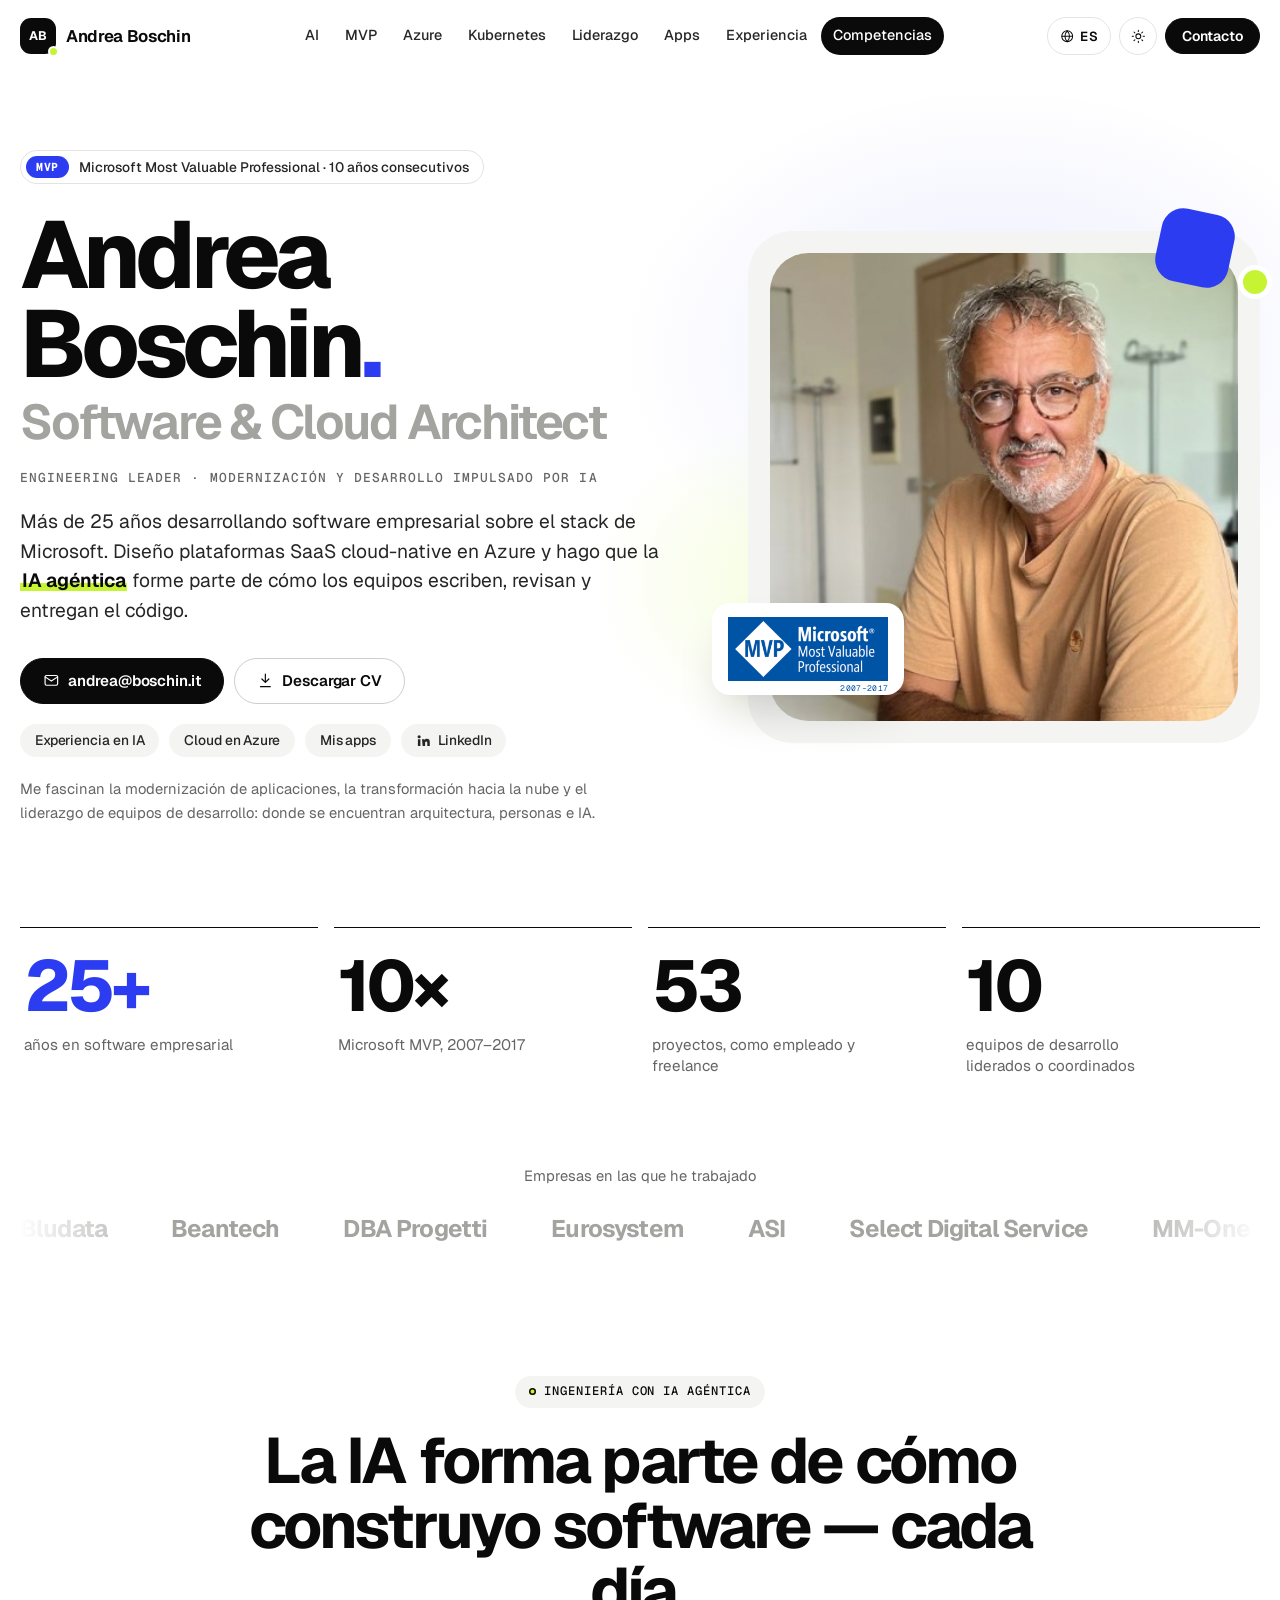
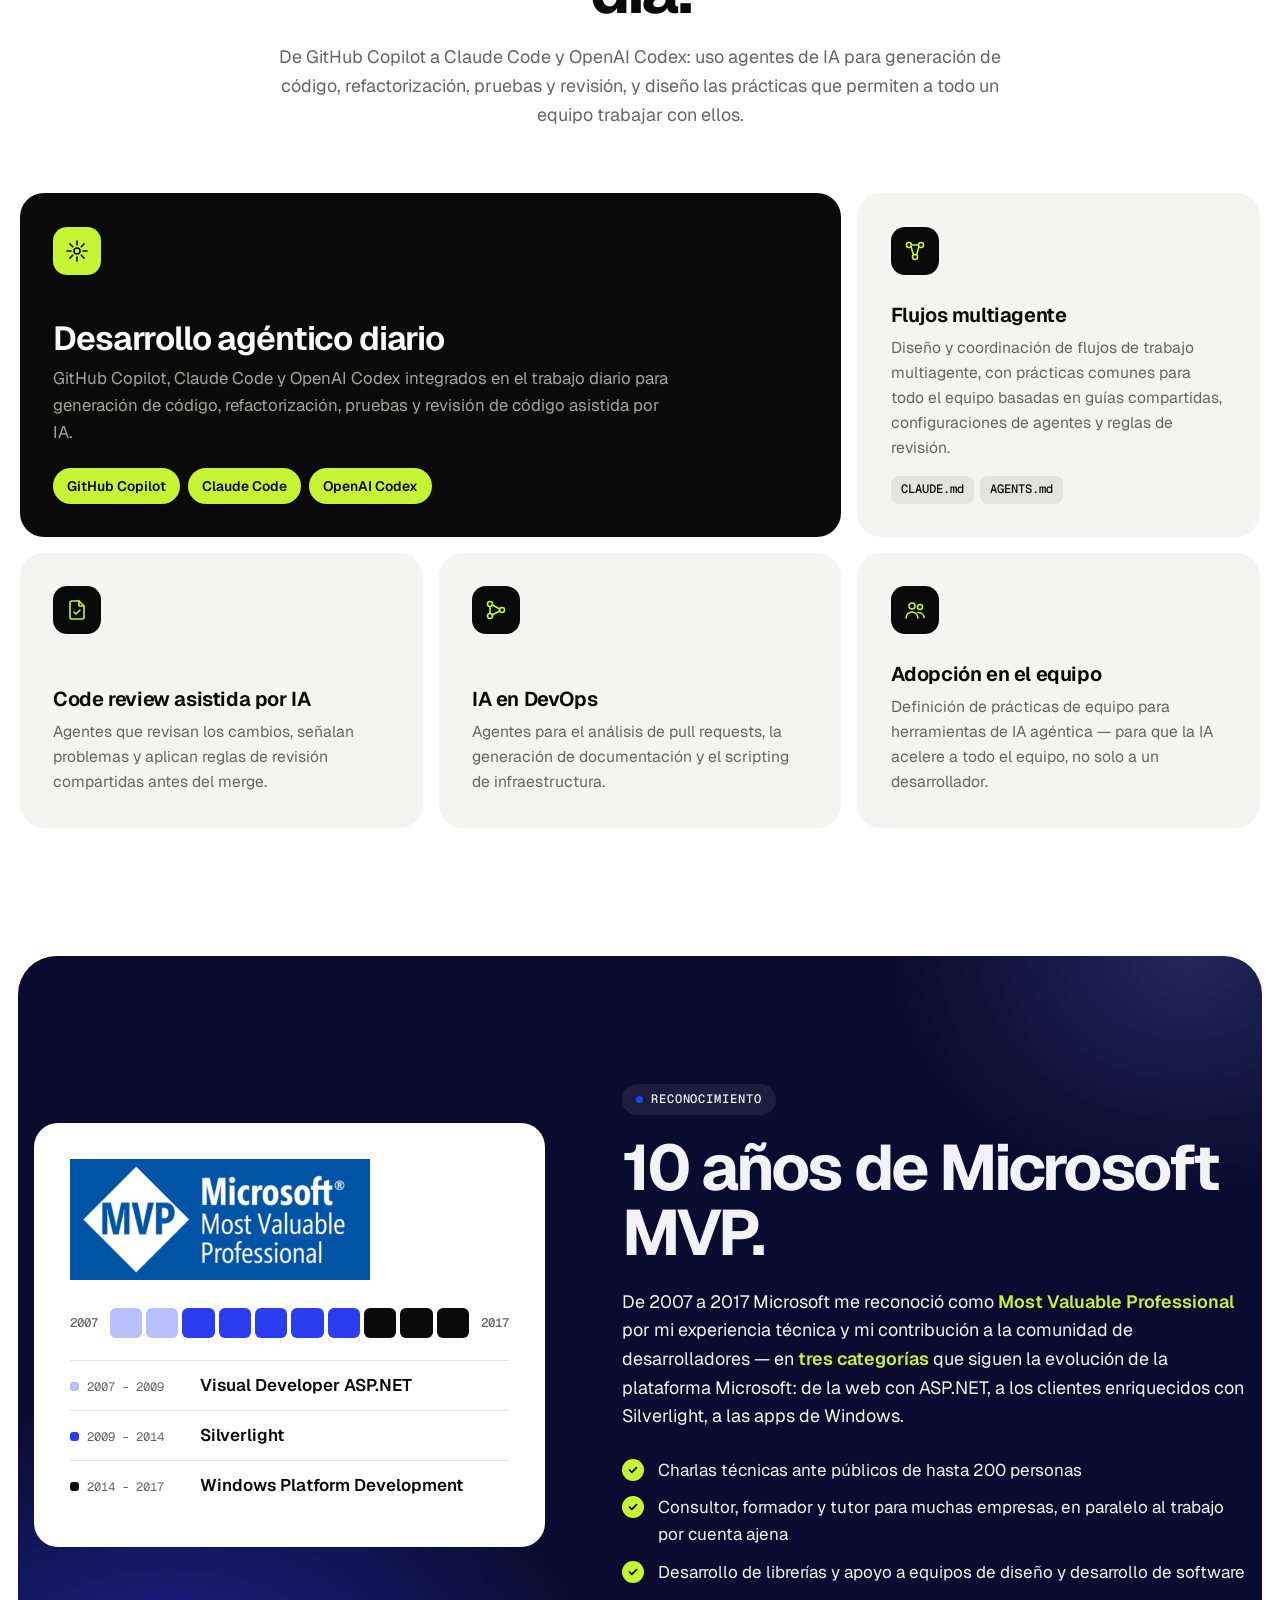
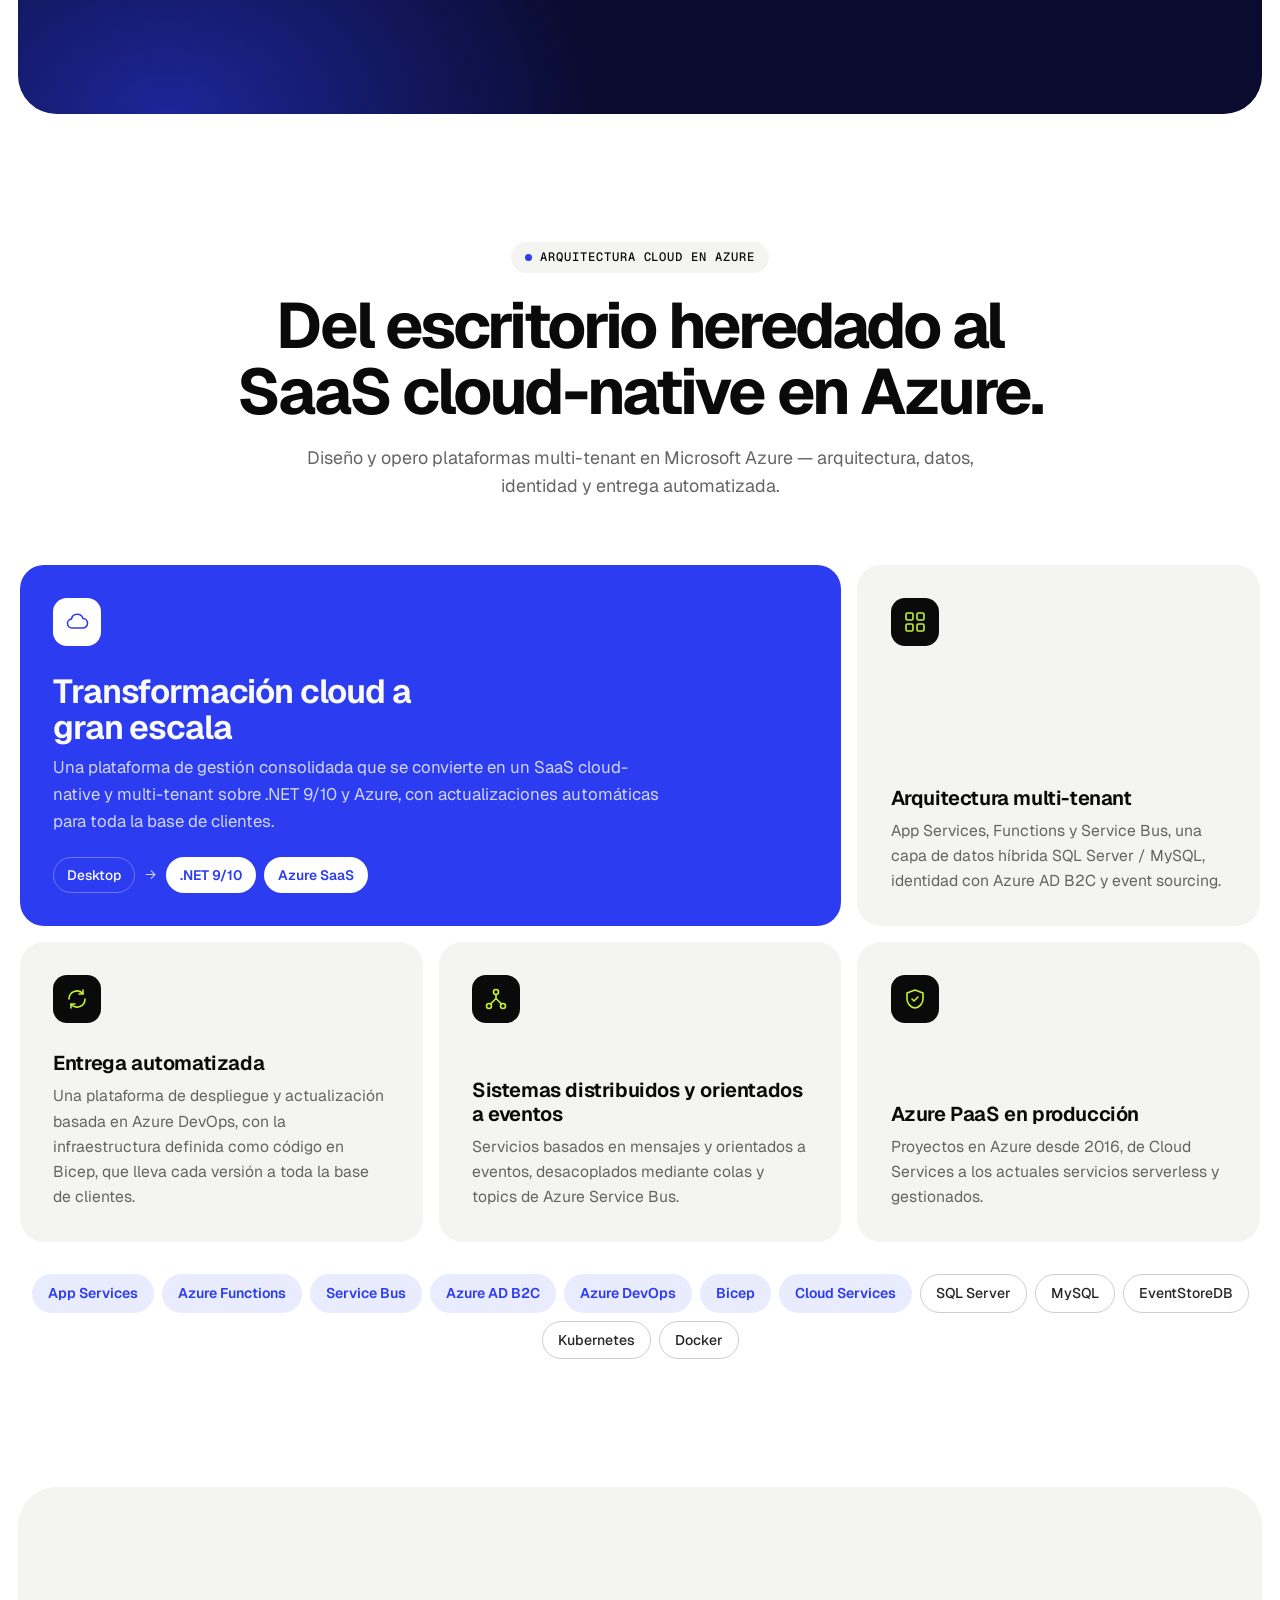
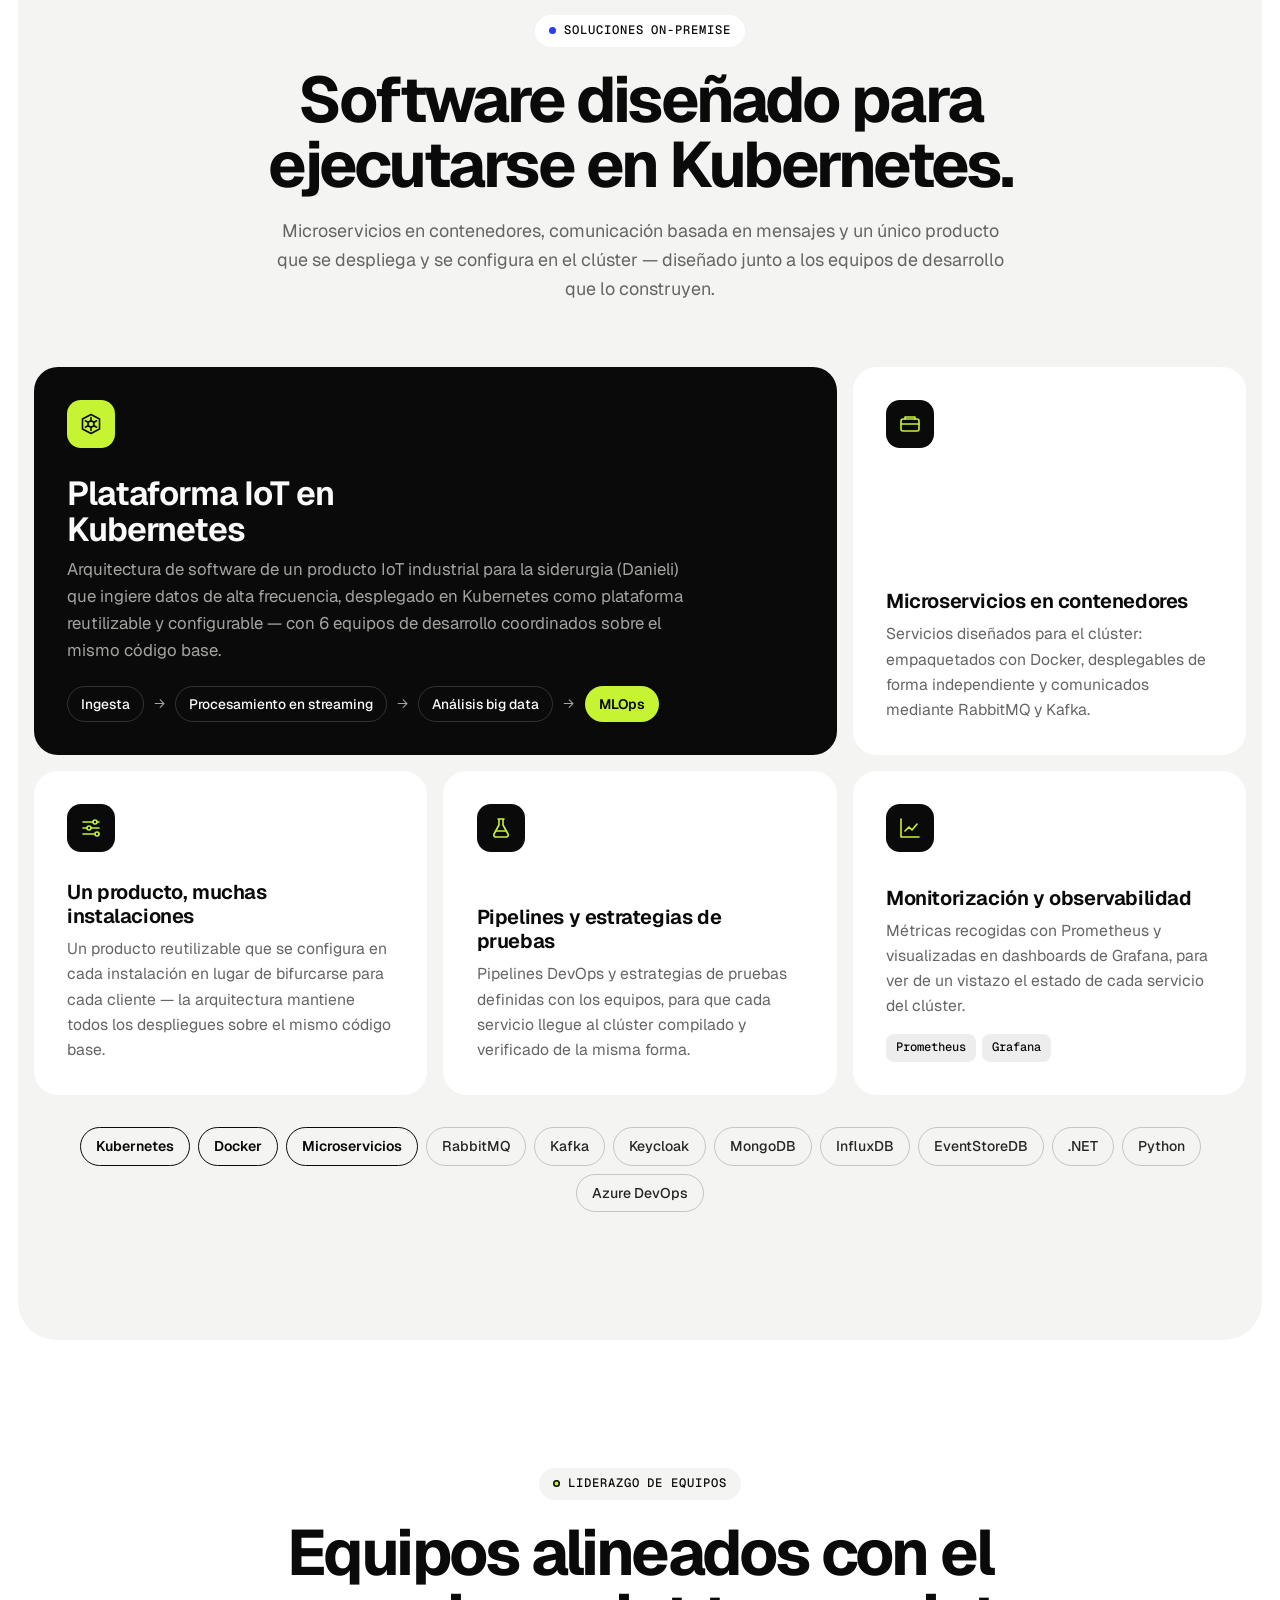
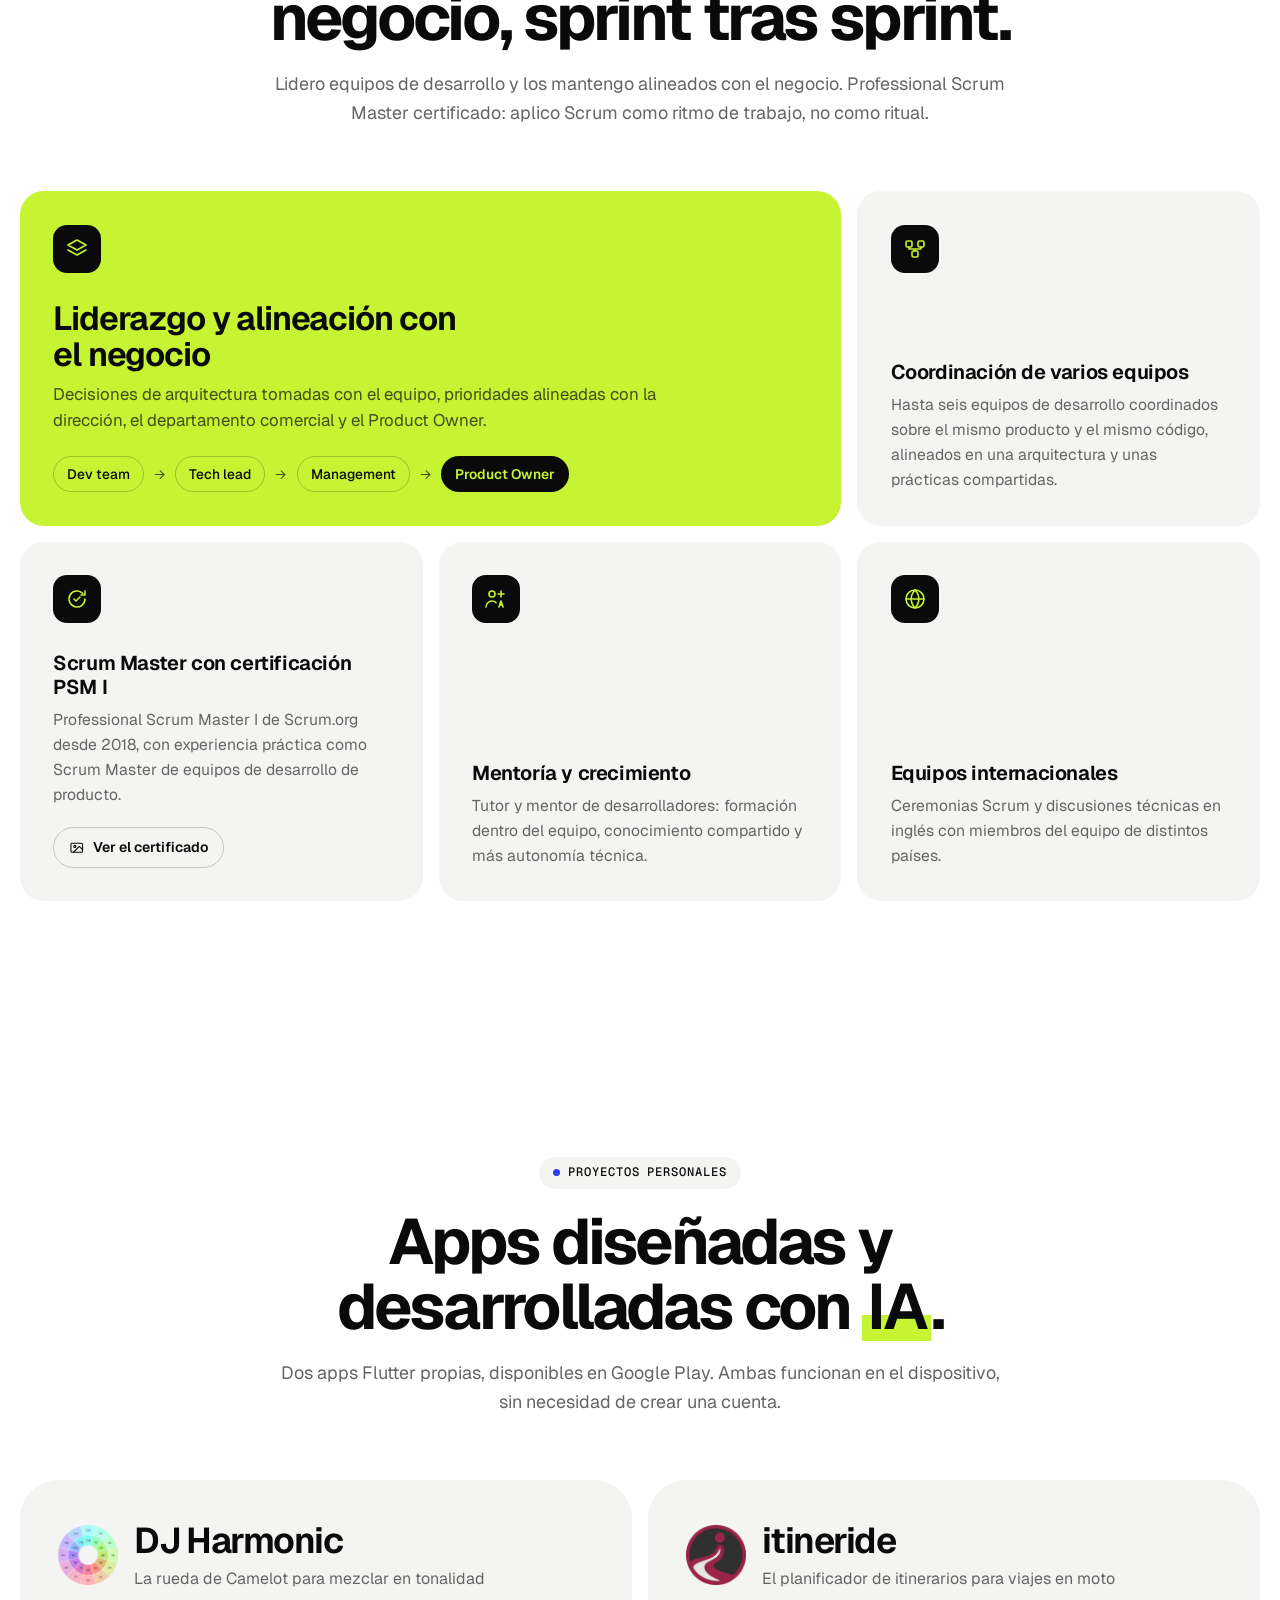
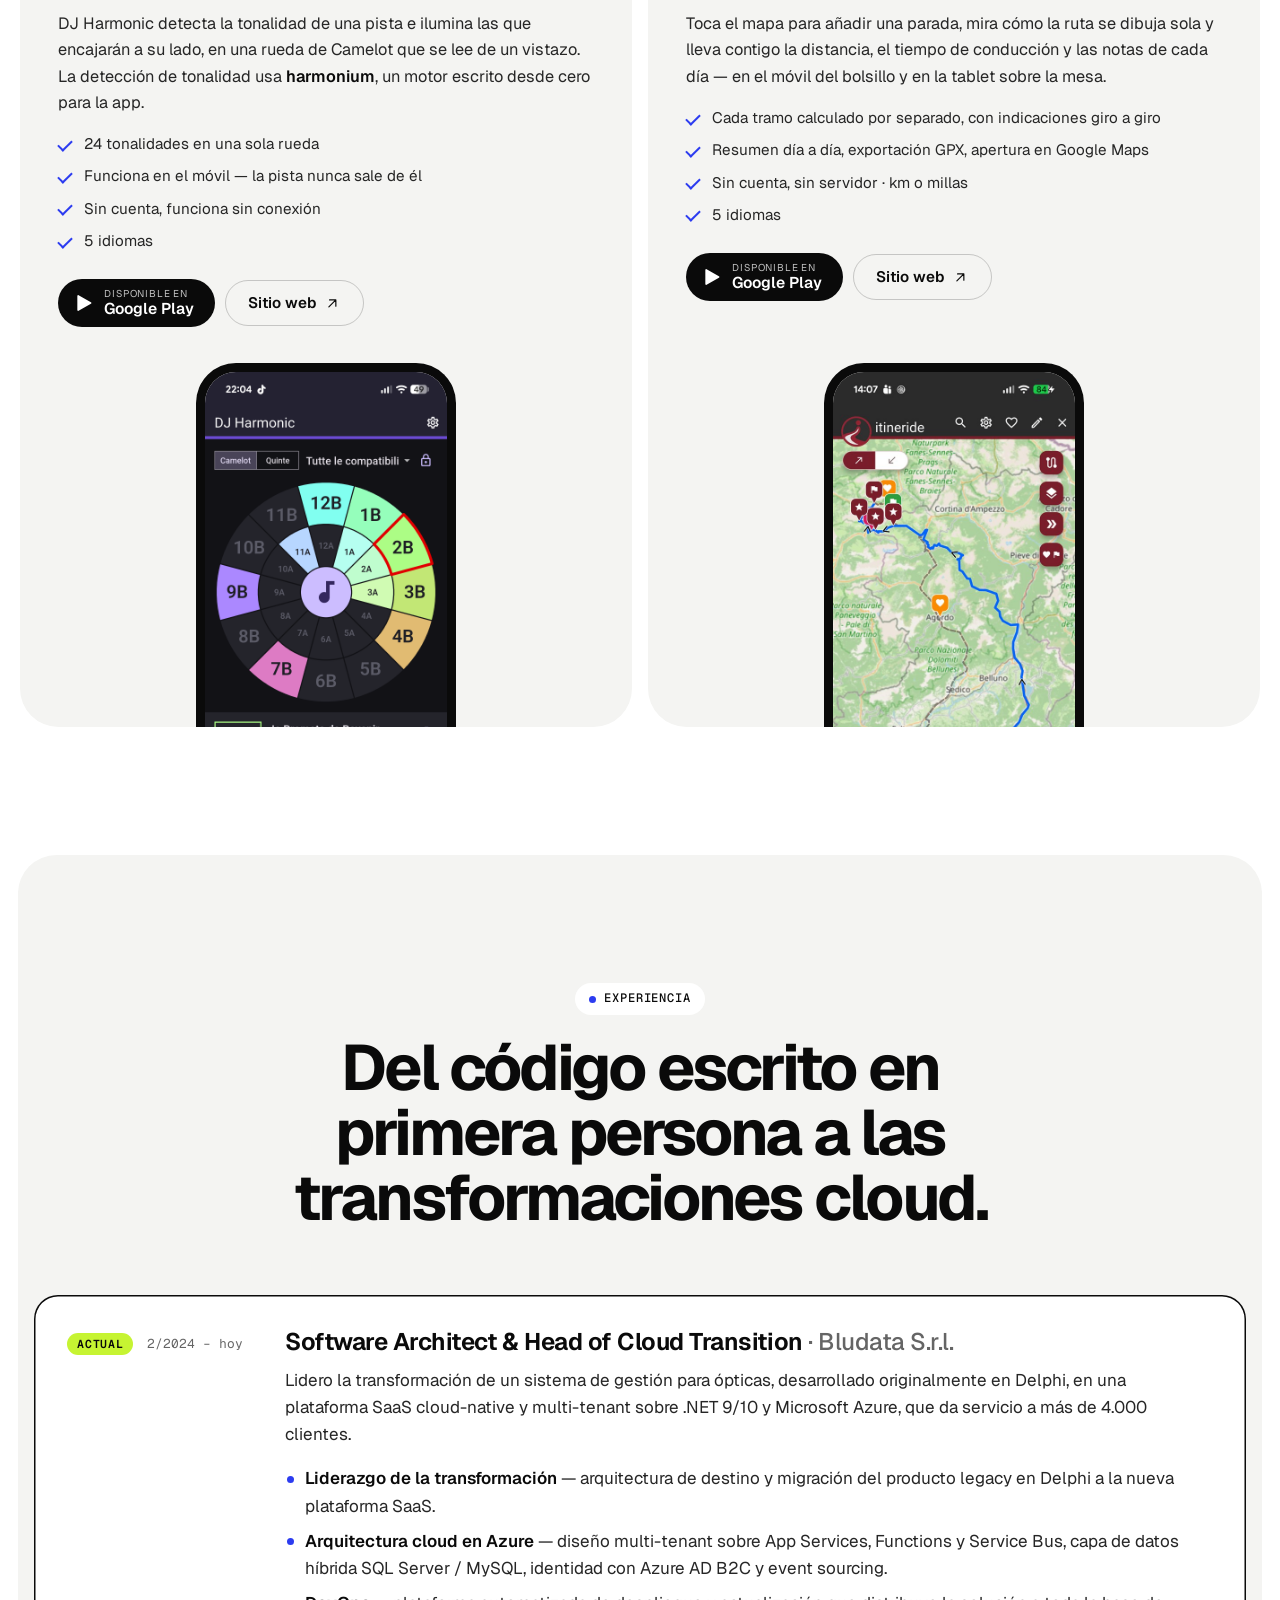
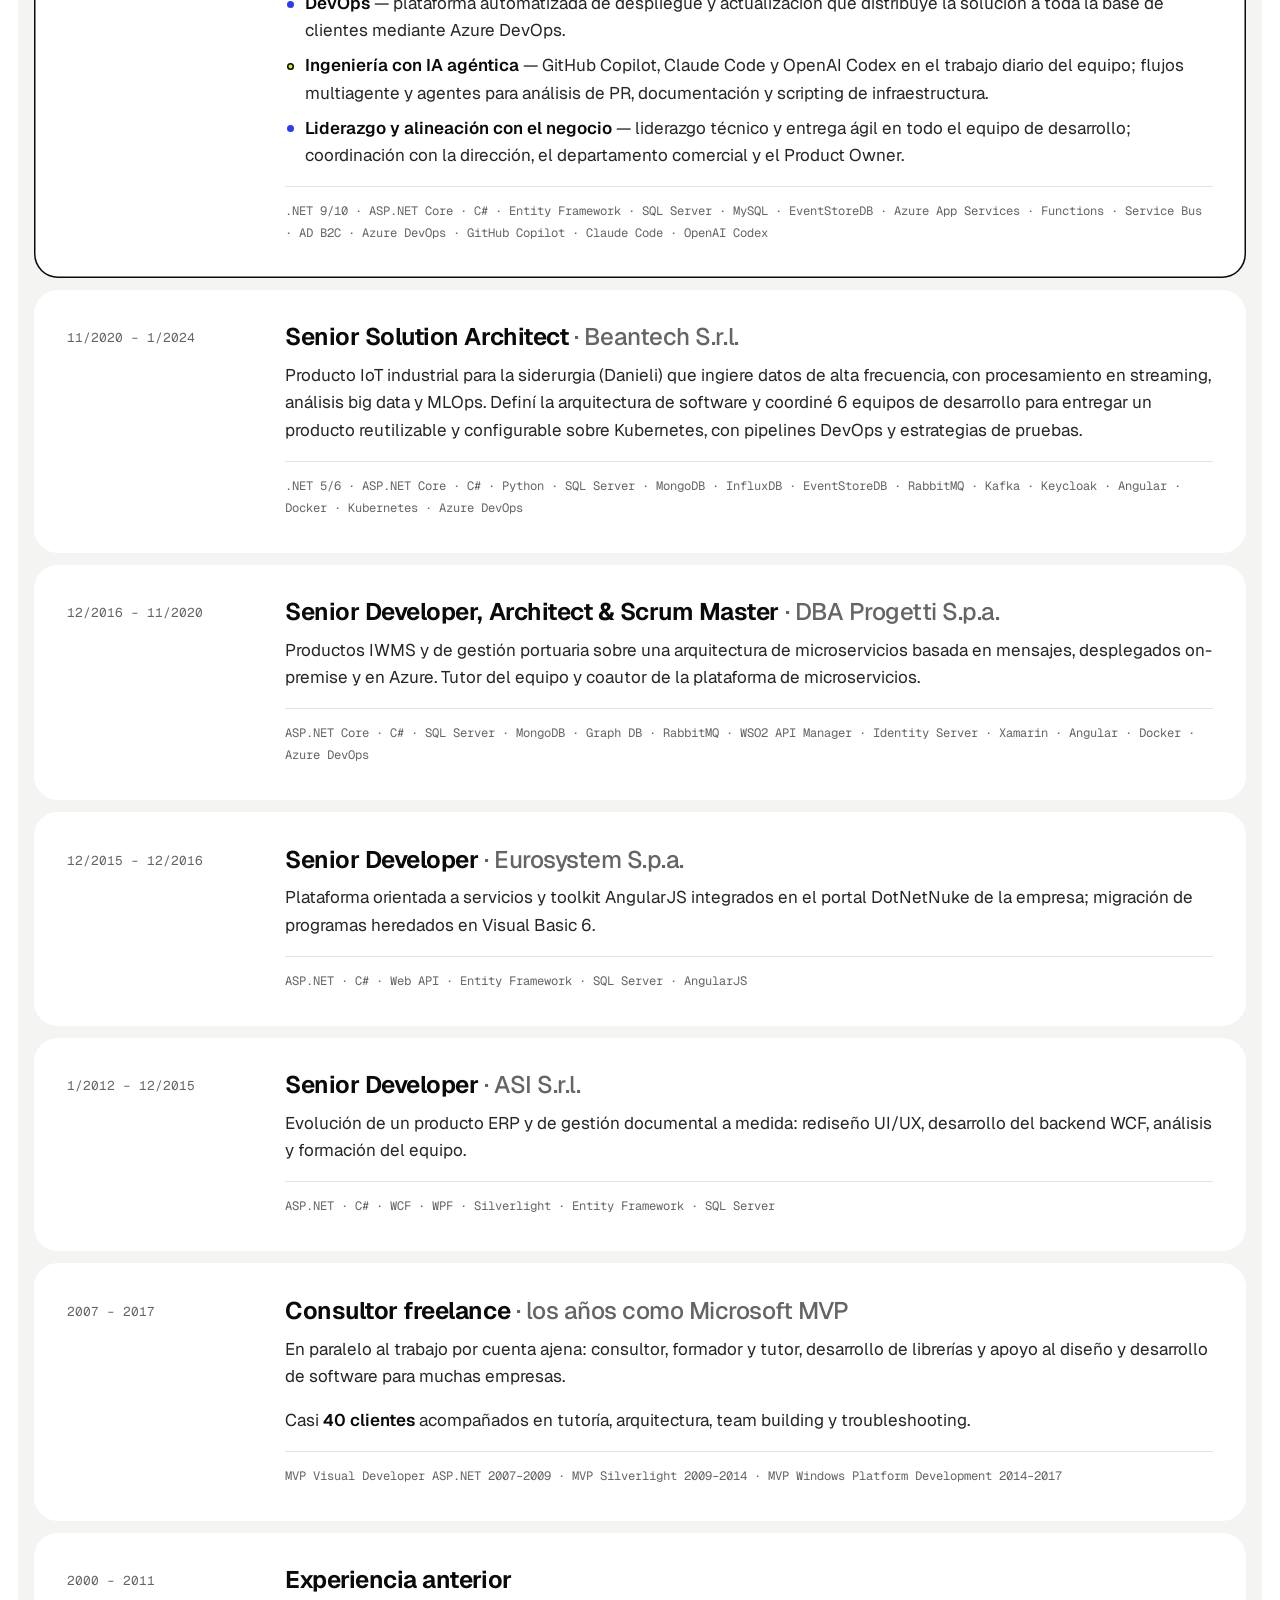
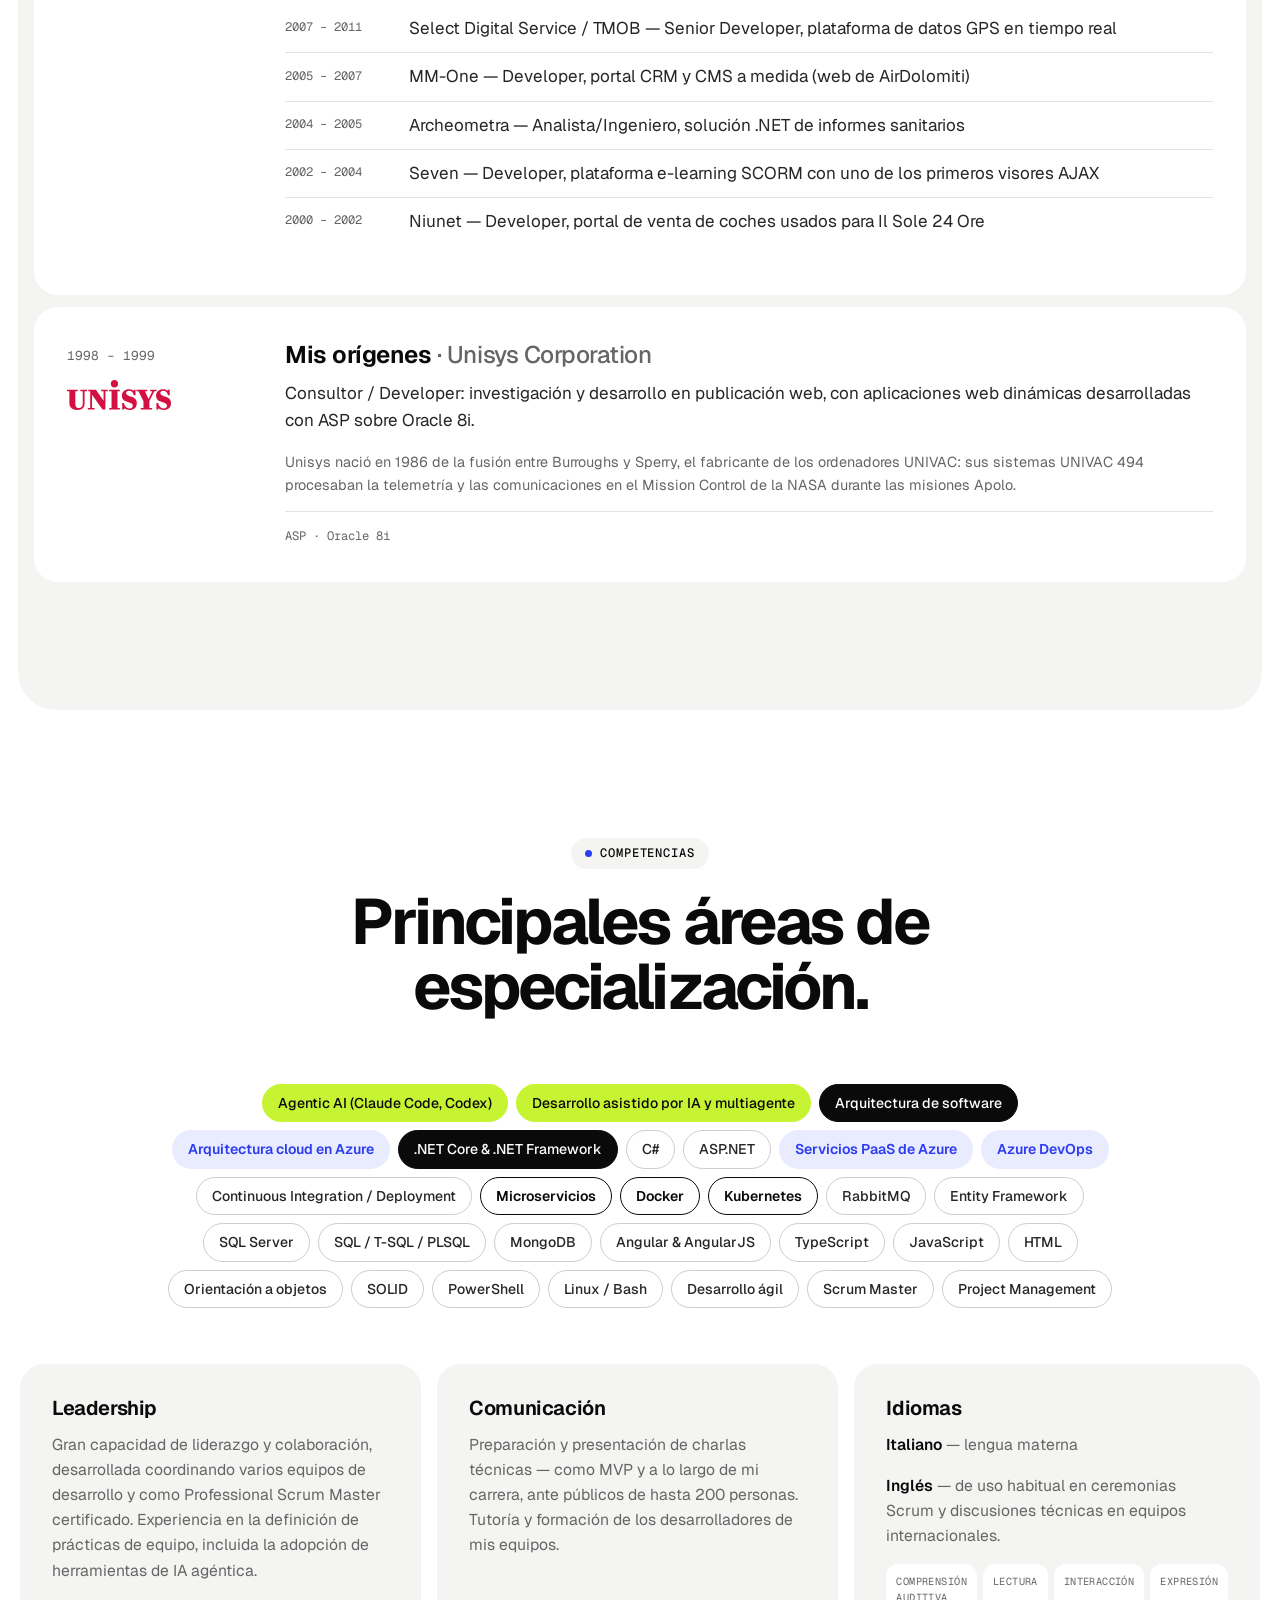
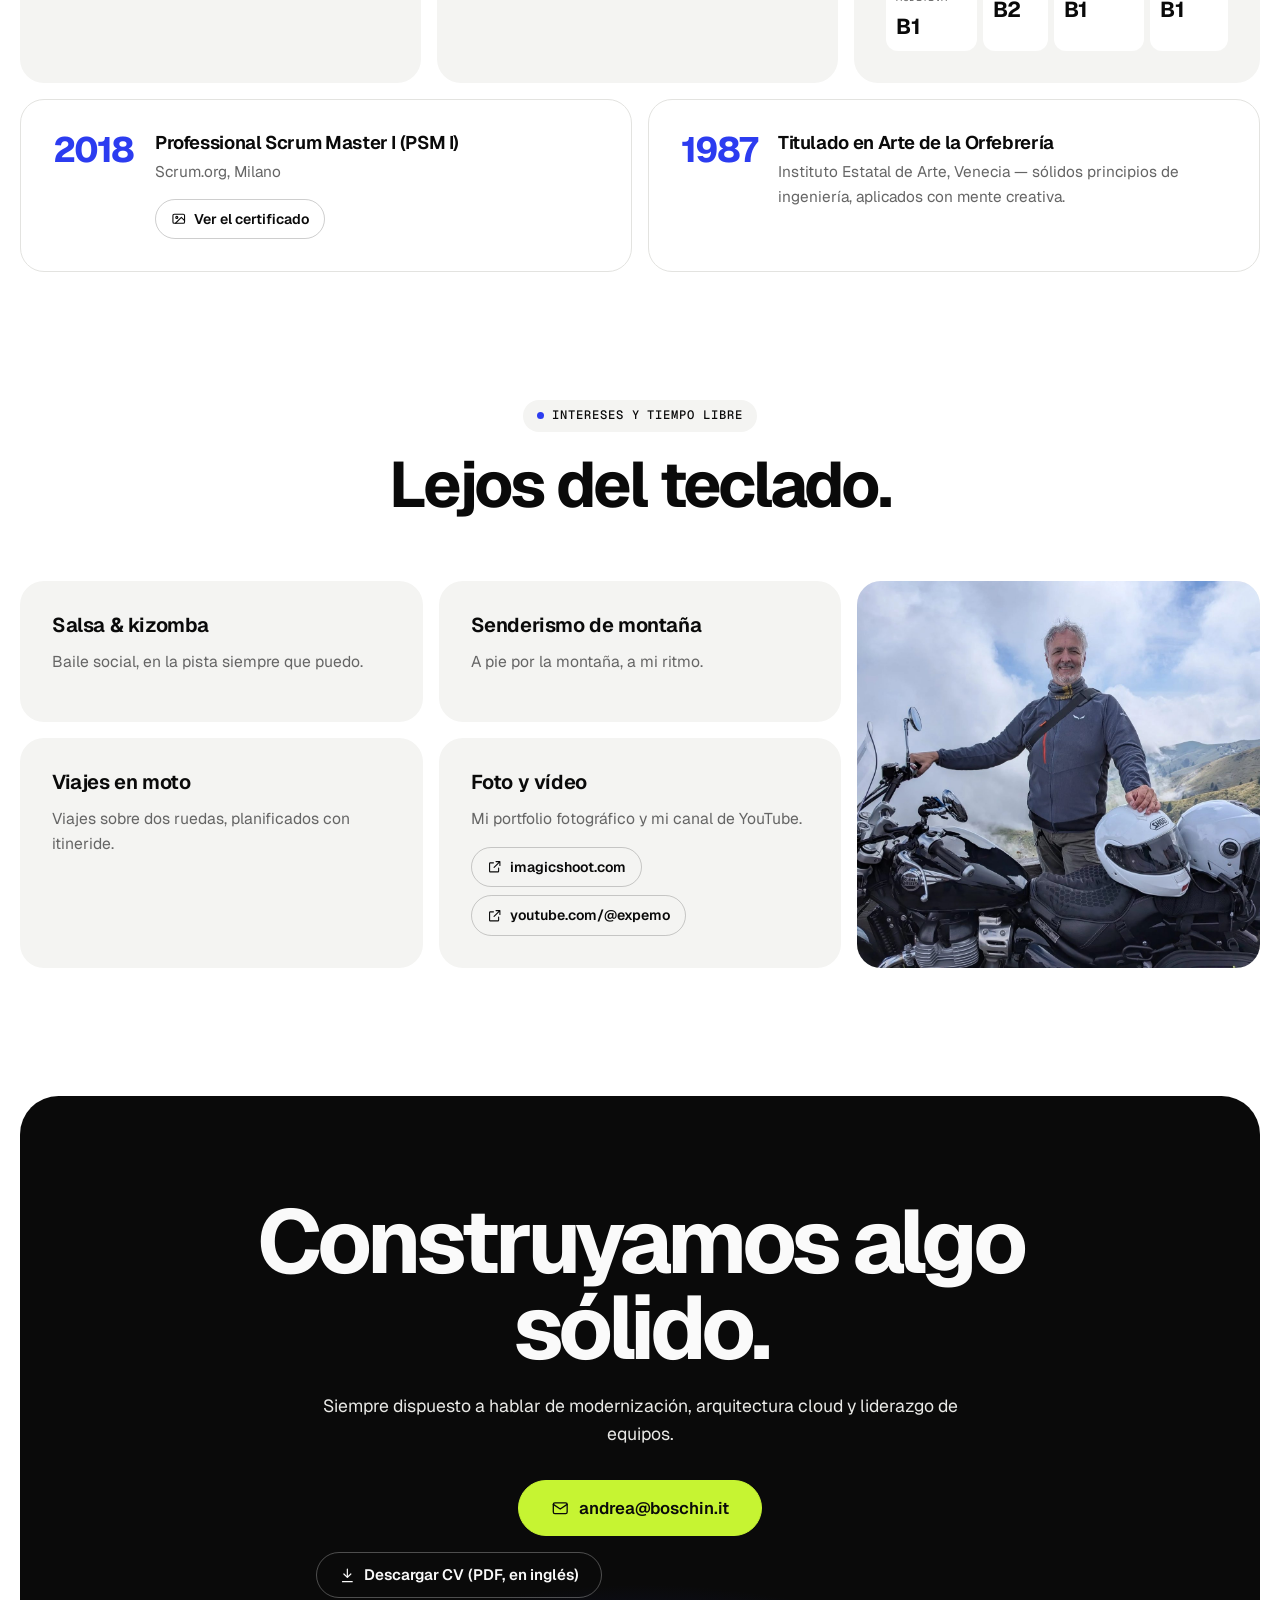
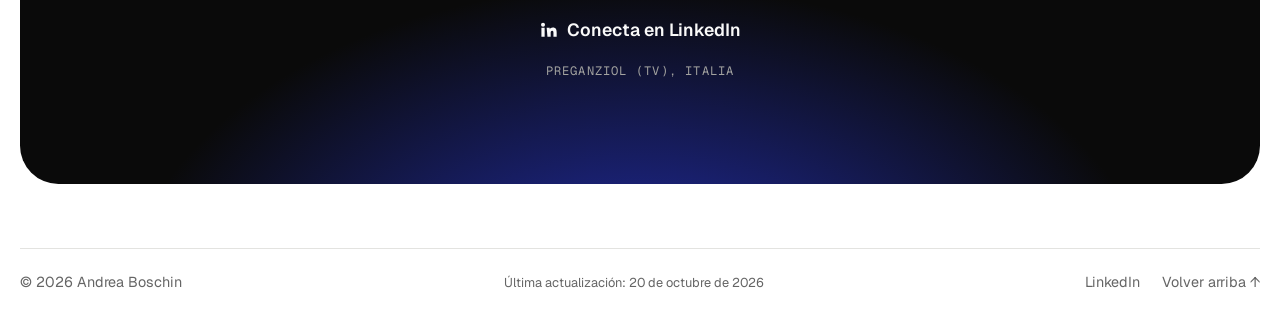
<file: wwwroot/es.html>
<!doctype html>
<html lang="es">
<head>
  <meta charset="utf-8">
  <meta name="viewport" content="width=device-width, initial-scale=1">
  <title>Andrea Boschin — Software & Cloud Architect</title>
  <meta name="description" content="Andrea Boschin — Software & Cloud Architect y líder de ingeniería. Modernización de sistemas legacy hacia la nube, ingeniería con IA agéntica, liderazgo de equipos. Microsoft MVP durante diez años consecutivos.">
  <meta name="theme-color" content="#ffffff">
  <meta property="og:title" content="Andrea Boschin — Software & Cloud Architect">
  <meta property="og:description" content="Más de 25 años en software empresarial. Microsoft MVP 2007–2017. Ingeniería con IA agéntica y arquitectura cloud en Azure.">
  <meta name="author" content="Andrea Boschin">
  <meta property="og:type" content="profile">
  <meta property="og:site_name" content="Andrea Boschin">
  <meta property="og:image" content="https://www.boschin.it/assets/andrea-boschin.jpg">
  <meta property="og:image:width" content="400">
  <meta property="og:image:height" content="400">
  <meta property="og:image:alt" content="Andrea Boschin">
  <meta property="profile:first_name" content="Andrea">
  <meta property="profile:last_name" content="Boschin">
  <meta name="twitter:card" content="summary">
  <link rel="me" href="https://www.linkedin.com/in/boschin/">
  <script type="application/ld+json">
    {
      "@context": "https://schema.org",
      "@type": "Person",
      "@id": "https://www.boschin.it/#person",
      "name": "Andrea Boschin",
      "givenName": "Andrea",
      "familyName": "Boschin",
      "url": "https://www.boschin.it/",
      "image": "https://www.boschin.it/assets/andrea-boschin.jpg",
      "jobTitle": "Software & Cloud Architect",
      "nationality": { "@type": "Country", "name": "Italy" },
      "sameAs": ["https://www.linkedin.com/in/boschin/"],
      "award": "Microsoft Most Valuable Professional (MVP), 2007–2017",
      "hasCredential": {
        "@type": "EducationalOccupationalCredential",
        "name": "Professional Scrum Master I (PSM I)",
        "credentialCategory": "certification",
        "recognizedBy": { "@type": "Organization", "name": "Scrum.org", "url": "https://www.scrum.org/" },
        "dateCreated": "2018-11-06"
      },
      "knowsAbout": [
        "Software architecture",
        "Cloud architecture",
        "Microsoft Azure",
        "Kubernetes",
        "Agentic AI engineering",
        "Application modernization",
        "Legacy system migration",
        "Engineering leadership",
        "Industrial IoT",
        "Scrum"
      ]
    }
  </script>
  <!-- i18n:seo (written by tools/build_i18n.py for each language: do not edit by hand) -->
  <link rel="canonical" href="https://www.boschin.it/es.html">
  <link rel="alternate" hreflang="en" href="https://www.boschin.it/">
  <link rel="alternate" hreflang="it" href="https://www.boschin.it/it.html">
  <link rel="alternate" hreflang="es" href="https://www.boschin.it/es.html">
  <link rel="alternate" hreflang="de" href="https://www.boschin.it/de.html">
  <link rel="alternate" hreflang="fr" href="https://www.boschin.it/fr.html">
  <link rel="alternate" hreflang="x-default" href="https://www.boschin.it/">
  <meta property="og:url" content="https://www.boschin.it/es.html">
  <meta property="og:locale" content="es_ES">
  <meta property="og:locale:alternate" content="en_GB">
  <meta property="og:locale:alternate" content="it_IT">
  <meta property="og:locale:alternate" content="de_DE">
  <meta property="og:locale:alternate" content="fr_FR">
  <script type="application/ld+json">{"@context": "https://schema.org", "@type": "ProfilePage", "@id": "https://www.boschin.it/es.html#page", "url": "https://www.boschin.it/es.html", "inLanguage": "es", "dateModified": "2026-10-20T00:00:00+02:00", "mainEntity": {"@id": "https://www.boschin.it/#person"}}</script>
  <!-- /i18n:seo -->
  <link rel="icon" href="data:image/svg+xml,%3Csvg xmlns='http://www.w3.org/2000/svg' viewBox='0 0 64 64'%3E%3Crect width='64' height='64' rx='16' fill='%230a0a0a'/%3E%3Ctext x='28' y='46' font-family='Arial,Helvetica,sans-serif' font-weight='700' font-size='38' fill='%23ffffff' text-anchor='middle'%3EB%3C/text%3E%3Ccircle cx='47' cy='42' r='5' fill='%23c6f432'/%3E%3C/svg%3E">
  <link rel="preconnect" href="https://fonts.googleapis.com">
  <link rel="preconnect" href="https://fonts.gstatic.com" crossorigin>
  <link href="https://fonts.googleapis.com/css2?family=Geist:wght@400..800&family=Geist+Mono:wght@400..600&display=swap" rel="stylesheet">
  <link rel="stylesheet" href="assets/site.css">
  <script>
    (function () {
      try {
        var t = localStorage.getItem('ab.theme');
        if (t === 'light' || t === 'dark') document.documentElement.setAttribute('data-theme', t);
      } catch (e) {}
    })();
  </script>
</head>
<body>
  <a class="skip" href="#main">Ir al contenido</a>

  <header class="nav" id="top">
    <div class="wrap nav-inner">
      <a class="brand" href="#top" aria-label="Andrea Boschin, inicio">
        <span class="brand-mark">AB</span>
        <span class="brand-name">Andrea Boschin</span>
      </a>
      <nav class="nav-links" aria-label="Secciones">
        <a href="#ai">AI</a>
        <a href="#mvp">MVP</a>
        <a href="#azure">Azure</a>
        <a href="#kubernetes">Kubernetes</a>
        <a href="#scrum">Liderazgo</a>
        <a href="#apps">Apps</a>
        <a href="#experience">Experiencia</a>
        <a href="#skills">Competencias</a>
      </nav>
      <div class="nav-actions">
        <details class="lang">
          <summary aria-label="Idioma"><svg viewBox="0 0 24 24" aria-hidden="true"><circle cx="12" cy="12" r="9"/><path d="M3 12h18M12 3c2.5 2.7 3.8 5.7 3.8 9s-1.3 6.3-3.8 9c-2.5-2.7-3.8-5.7-3.8-9S9.5 5.7 12 3z"/></svg><span class="lang-code">ES</span></summary>
          <ul>
            <li><a href="index.html?lang=en" hreflang="en" lang="en" data-lang="en">English</a></li>
            <li><a href="it.html" hreflang="it" lang="it" data-lang="it">Italiano</a></li>
            <li><a href="es.html" hreflang="es" lang="es" data-lang="es" aria-current="page">Español</a></li>
            <li><a href="de.html" hreflang="de" lang="de" data-lang="de">Deutsch</a></li>
            <li><a href="fr.html" hreflang="fr" lang="fr" data-lang="fr">Français</a></li>
          </ul>
        </details>
        <button class="theme-toggle" type="button" aria-label="Cambiar entre tema claro y oscuro">
          <svg class="i-sun" viewBox="0 0 24 24" aria-hidden="true"><circle cx="12" cy="12" r="4"/><path d="M12 2v2M12 20v2M4.9 4.9l1.4 1.4M17.7 17.7l1.4 1.4M2 12h2M20 12h2M4.9 19.1l1.4-1.4M17.7 6.3l1.4-1.4"/></svg>
          <svg class="i-moon" viewBox="0 0 24 24" aria-hidden="true"><path d="M21 12.8A9 9 0 1 1 11.2 3a7 7 0 0 0 9.8 9.8z"/></svg>
        </button>
        <a class="btn btn-small" href="#contact">Contacto</a>
      </div>
    </div>
  </header>

  <main id="main">

    <!-- HERO -->
    <section class="hero">
      <div class="hero-glow" aria-hidden="true"></div>
      <div class="wrap hero-grid">
        <div class="hero-copy reveal">
          <a class="mvp-pill" href="#mvp">
            <span class="mvp-pill-badge">MVP</span>
            Microsoft Most Valuable Professional · 10 años consecutivos
          </a>
          <h1 class="hero-name">Andrea Boschin<span class="dot" aria-hidden="true">.</span></h1>
          <p class="hero-role">Software &amp; Cloud Architect</p>
          <p class="hero-sub">Engineering Leader · Modernización y desarrollo impulsado por IA</p>
          <p class="hero-lead">Más de 25 años desarrollando software empresarial sobre el stack de Microsoft. Diseño plataformas SaaS cloud-native en Azure y hago que la <strong class="ai-text">IA agéntica</strong> forme parte de cómo los equipos escriben, revisan y entregan el código.</p>
          <div class="hero-cta">
            <a class="btn" href="#contact" data-mail>
              <svg viewBox="0 0 24 24" aria-hidden="true"><rect x="3" y="5" width="18" height="14" rx="2"/><path d="m3 7 9 6 9-6"/></svg>
              <span data-mail-text>Escríbeme</span>
            </a>
            <a class="btn btn-ghost" href="#contact" data-cv>
              <svg viewBox="0 0 24 24" aria-hidden="true"><path d="M12 3v12M7 10l5 5 5-5M5 21h14"/></svg>
              <span>Descargar CV</span>
            </a>
            <a class="btn btn-chip" href="#ai">Experiencia en IA</a>
            <a class="btn btn-chip" href="#azure">Cloud en Azure</a>
            <a class="btn btn-chip" href="#apps">Mis apps</a>
            <a class="btn btn-chip" href="https://www.linkedin.com/in/boschin/" target="_blank" rel="me noopener">
              <svg class="i-li" viewBox="0 0 24 24" aria-hidden="true"><path d="M4.98 3.5a2.5 2.5 0 1 1 0 5 2.5 2.5 0 0 1 0-5zM3 9.75h4v11H3zM9.5 9.75h3.8v1.6h.05c.53-1 1.83-2.05 3.77-2.05 4.03 0 4.78 2.65 4.78 6.1v5.35h-4v-4.75c0-1.13-.02-2.6-1.58-2.6-1.59 0-1.83 1.24-1.83 2.52v4.83h-4z"/></svg>
              LinkedIn
            </a>
          </div>
          <p class="hero-note">Me fascinan la modernización de aplicaciones, la transformación hacia la nube y el liderazgo de equipos de desarrollo: donde se encuentran arquitectura, personas e IA.</p>
        </div>

        <div class="hero-visual reveal">
          <div class="portrait">
            <img src="assets/andrea-boschin.jpg" alt="Retrato de Andrea Boschin" width="400" height="400">
            <a class="portrait-card portrait-card--mvp" href="#mvp" aria-label="Microsoft MVP 2007–2017 — ver la sección del reconocimiento">
              <img src="assets/mvp-logo.png" alt="" width="300" height="121">
              <span class="portrait-card-years" aria-hidden="true">2007–2017</span>
            </a>
          </div>
        </div>
      </div>

      <div class="wrap">
        <dl class="stats reveal">
          <div><dt>25+</dt><dd>años en software empresarial</dd></div>
          <div><dt>10&times;</dt><dd>Microsoft MVP, 2007–2017</dd></div>
          <div><dt>53</dt><dd>proyectos, como empleado y freelance</dd></div>
          <div><dt>10</dt><dd>equipos de desarrollo liderados o coordinados</dd></div>
        </dl>

        <div class="worked reveal">
          <p class="worked-label">Empresas en las que he trabajado</p>
          <div class="worked-track">
            <ul class="worked-list"><li>Bludata</li><li>Beantech</li><li>DBA Progetti</li><li>Eurosystem</li><li>ASI</li><li>Select Digital Service</li><li>MM-One</li><li>Archeometra</li><li>Seven</li><li>Niunet</li><li>Unisys</li></ul>
            <ul class="worked-list" aria-hidden="true"><li>Bludata</li><li>Beantech</li><li>DBA Progetti</li><li>Eurosystem</li><li>ASI</li><li>Select Digital Service</li><li>MM-One</li><li>Archeometra</li><li>Seven</li><li>Niunet</li><li>Unisys</li></ul>
          </div>
        </div>
      </div>
    </section>

    <!-- AI -->
    <section class="section section-ai" id="ai">
      <div class="wrap">
        <header class="section-head reveal">
          <p class="eyebrow eyebrow-ai">Ingeniería con IA agéntica</p>
          <h2>La IA forma parte de cómo construyo software — cada día.</h2>
          <p class="section-lead">De GitHub Copilot a Claude Code y OpenAI Codex: uso agentes de IA para generación de código, refactorización, pruebas y revisión, y diseño las prácticas que permiten a todo un equipo trabajar con ellos.</p>
        </header>

        <div class="bento">
          <article class="tile tile-xl reveal">
            <div class="tile-icon" aria-hidden="true">
              <svg viewBox="0 0 24 24"><path d="M12 2v4M12 18v4M4.9 4.9l2.8 2.8M16.3 16.3l2.8 2.8M2 12h4M18 12h4M4.9 19.1l2.8-2.8M16.3 7.7l2.8-2.8"/><circle cx="12" cy="12" r="3"/></svg>
            </div>
            <h3>Desarrollo agéntico diario</h3>
            <p>GitHub Copilot, Claude Code y OpenAI Codex integrados en el trabajo diario para generación de código, refactorización, pruebas y revisión de código asistida por IA.</p>
            <div class="evolution" aria-label="Herramientas de IA para el desarrollo">
              <span class="hl">GitHub Copilot</span>
              <span class="hl">Claude Code</span>
              <span class="hl">OpenAI Codex</span>
            </div>
          </article>

          <article class="tile reveal">
            <div class="tile-icon" aria-hidden="true">
              <svg viewBox="0 0 24 24"><circle cx="6" cy="6" r="2.5"/><circle cx="18" cy="6" r="2.5"/><circle cx="12" cy="18" r="2.5"/><path d="M8 7.5 10.5 16M16 7.5 13.5 16M8.5 6h7"/></svg>
            </div>
            <h3>Flujos multiagente</h3>
            <p>Diseño y coordinación de flujos de trabajo multiagente, con prácticas comunes para todo el equipo basadas en guías compartidas, configuraciones de agentes y reglas de revisión.</p>
            <p class="code-tags"><code>CLAUDE.md</code> <code>AGENTS.md</code></p>
          </article>

          <article class="tile reveal">
            <div class="tile-icon" aria-hidden="true">
              <svg viewBox="0 0 24 24"><path d="M14 3H7a2 2 0 0 0-2 2v14a2 2 0 0 0 2 2h10a2 2 0 0 0 2-2V8z"/><path d="M14 3v5h5"/><path d="m9 14 2 2 4-4"/></svg>
            </div>
            <h3>Code review asistida por IA</h3>
            <p>Agentes que revisan los cambios, señalan problemas y aplican reglas de revisión compartidas antes del merge.</p>
          </article>

          <article class="tile reveal">
            <div class="tile-icon" aria-hidden="true">
              <svg viewBox="0 0 24 24"><circle cx="6" cy="6" r="2.5"/><circle cx="6" cy="18" r="2.5"/><circle cx="18" cy="12" r="2.5"/><path d="M6 8.5v7M8.3 7l7.4 4M8.3 17l7.4-4"/></svg>
            </div>
            <h3>IA en DevOps</h3>
            <p>Agentes para el análisis de pull requests, la generación de documentación y el scripting de infraestructura.</p>
          </article>

          <article class="tile reveal">
            <div class="tile-icon" aria-hidden="true">
              <svg viewBox="0 0 24 24"><circle cx="9" cy="8" r="3"/><circle cx="17" cy="9" r="2.5"/><path d="M3 20c0-3.3 2.7-6 6-6s6 2.7 6 6M15 14.5c3 0 6 1.8 6 5"/></svg>
            </div>
            <h3>Adopción en el equipo</h3>
            <p>Definición de prácticas de equipo para herramientas de IA agéntica — para que la IA acelere a todo el equipo, no solo a un desarrollador.</p>
          </article>
        </div>
      </div>
    </section>

    <!-- MVP -->
    <section class="section section-mvp" id="mvp">
      <div class="wrap mvp-grid">
        <div class="mvp-logo reveal">
          <img src="assets/mvp-logo.png" alt="Microsoft Most Valuable Professional" width="300" height="121">
          <div class="mvp-years" aria-label="Diez años consecutivos, de 2007 a 2017">
            <span class="mvp-year-label">2007</span>
            <ol class="mvp-bar" aria-hidden="true">
              <li class="c1"></li><li class="c1"></li>
              <li class="c2"></li><li class="c2"></li><li class="c2"></li><li class="c2"></li><li class="c2"></li>
              <li class="c3"></li><li class="c3"></li><li class="c3"></li>
            </ol>
            <span class="mvp-year-label">2017</span>
          </div>
          <ol class="mvp-awards">
            <li class="c1">
              <span class="mvp-award-years">2007 – 2009</span>
              <span class="mvp-award-name">Visual Developer ASP.NET</span>
            </li>
            <li class="c2">
              <span class="mvp-award-years">2009 – 2014</span>
              <span class="mvp-award-name">Silverlight</span>
            </li>
            <li class="c3">
              <span class="mvp-award-years">2014 – 2017</span>
              <span class="mvp-award-name">Windows Platform Development</span>
            </li>
          </ol>
        </div>
        <div class="mvp-copy reveal">
          <p class="eyebrow eyebrow-mvp">Reconocimiento</p>
          <h2>10 años de Microsoft MVP.</h2>
          <p>De 2007 a 2017 Microsoft me reconoció como <strong>Most Valuable Professional</strong> por mi experiencia técnica y mi contribución a la comunidad de desarrolladores — en <strong>tres categorías</strong> que siguen la evolución de la plataforma Microsoft: de la web con ASP.NET, a los clientes enriquecidos con Silverlight, a las apps de Windows.</p>
          <ul class="checks">
            <li>Charlas técnicas ante públicos de hasta 200 personas</li>
            <li>Consultor, formador y tutor para muchas empresas, en paralelo al trabajo por cuenta ajena</li>
            <li>Desarrollo de librerías y apoyo a equipos de diseño y desarrollo de software</li>
          </ul>
        </div>
      </div>
    </section>

    <!-- AZURE -->
    <section class="section section-azure" id="azure">
      <div class="wrap">
        <header class="section-head reveal">
          <p class="eyebrow eyebrow-azure">Arquitectura cloud en Azure</p>
          <h2>Del escritorio heredado al SaaS cloud-native en Azure.</h2>
          <p class="section-lead">Diseño y opero plataformas multi-tenant en Microsoft Azure — arquitectura, datos, identidad y entrega automatizada.</p>
        </header>

        <div class="bento">
          <article class="tile tile-azure tile-xl reveal">
            <div class="tile-icon" aria-hidden="true">
              <svg viewBox="0 0 24 24"><path d="M7 18a4.5 4.5 0 0 1-.6-8.96A6 6 0 0 1 18 8.5a4 4 0 0 1-.5 9.5z"/></svg>
            </div>
            <h3>Transformación cloud a gran escala</h3>
            <p>Una plataforma de gestión consolidada que se convierte en un SaaS cloud-native y multi-tenant sobre .NET 9/10 y Azure, con actualizaciones automáticas para toda la base de clientes.</p>
            <div class="migration" aria-label="Ruta de migración">
              <span>Desktop</span>
              <svg viewBox="0 0 24 24" aria-hidden="true"><path d="M5 12h14M13 6l6 6-6 6"/></svg>
              <span class="hl">.NET 9/10</span>
              <span class="hl">Azure SaaS</span>
            </div>
          </article>

          <article class="tile tile-azure reveal">
            <div class="tile-icon" aria-hidden="true">
              <svg viewBox="0 0 24 24"><rect x="3" y="3" width="7" height="7" rx="1.5"/><rect x="14" y="3" width="7" height="7" rx="1.5"/><rect x="3" y="14" width="7" height="7" rx="1.5"/><rect x="14" y="14" width="7" height="7" rx="1.5"/></svg>
            </div>
            <h3>Arquitectura multi-tenant</h3>
            <p>App Services, Functions y Service Bus, una capa de datos híbrida SQL Server / MySQL, identidad con Azure AD B2C y event sourcing.</p>
          </article>

          <article class="tile tile-azure reveal">
            <div class="tile-icon" aria-hidden="true">
              <svg viewBox="0 0 24 24"><path d="M4 12a8 8 0 0 1 14-5.3M20 12a8 8 0 0 1-14 5.3"/><path d="M18 3v4h-4M6 21v-4h4"/></svg>
            </div>
            <h3>Entrega automatizada</h3>
            <p>Una plataforma de despliegue y actualización basada en Azure DevOps, con la infraestructura definida como código en Bicep, que lleva cada versión a toda la base de clientes.</p>
          </article>

          <article class="tile tile-azure reveal">
            <div class="tile-icon" aria-hidden="true">
              <svg viewBox="0 0 24 24"><circle cx="12" cy="5" r="2.5"/><circle cx="5" cy="19" r="2.5"/><circle cx="19" cy="19" r="2.5"/><path d="M12 7.5v4M12 11.5 6.5 17M12 11.5l5.5 5.5"/></svg>
            </div>
            <h3>Sistemas distribuidos y orientados a eventos</h3>
            <p>Servicios basados en mensajes y orientados a eventos, desacoplados mediante colas y topics de Azure Service Bus.</p>
          </article>

          <article class="tile tile-azure reveal">
            <div class="tile-icon" aria-hidden="true">
              <svg viewBox="0 0 24 24"><path d="M12 3 4 6v6c0 4.4 3.4 8.3 8 9 4.6-.7 8-4.6 8-9V6z"/><path d="m9 12 2 2 4-4"/></svg>
            </div>
            <h3>Azure PaaS en producción</h3>
            <p>Proyectos en Azure desde 2016, de Cloud Services a los actuales servicios serverless y gestionados.</p>
          </article>
        </div>

        <ul class="chips chips-azure reveal" aria-label="Servicios de Azure">
          <li class="chip chip-azure">App Services</li>
          <li class="chip chip-azure">Azure Functions</li>
          <li class="chip chip-azure">Service Bus</li>
          <li class="chip chip-azure">Azure AD B2C</li>
          <li class="chip chip-azure">Azure DevOps</li>
          <li class="chip chip-azure">Bicep</li>
          <li class="chip chip-azure">Cloud Services</li>
          <li class="chip">SQL Server</li>
          <li class="chip">MySQL</li>
          <li class="chip">EventStoreDB</li>
          <li class="chip">Kubernetes</li>
          <li class="chip">Docker</li>
        </ul>
      </div>
    </section>

    <!-- KUBERNETES -->
    <section class="section section-k8s" id="kubernetes">
      <div class="wrap">
        <header class="section-head reveal">
          <p class="eyebrow eyebrow-k8s">Soluciones on-premise</p>
          <h2>Software diseñado para ejecutarse en Kubernetes.</h2>
          <p class="section-lead">Microservicios en contenedores, comunicación basada en mensajes y un único producto que se despliega y se configura en el clúster — diseñado junto a los equipos de desarrollo que lo construyen.</p>
        </header>

        <div class="bento">
          <article class="tile tile-k8s tile-xl reveal">
            <div class="tile-icon" aria-hidden="true">
              <svg viewBox="0 0 24 24"><path d="M12 2.5 20.5 7v10L12 21.5 3.5 17V7z"/><circle cx="12" cy="12" r="3"/><path d="M12 5.5V9M12 15v3.5M6.4 8.8 9.4 10.5M14.6 13.5l3 1.7M6.4 15.2l3-1.7M14.6 10.5l3-1.7"/></svg>
            </div>
            <h3>Plataforma IoT en Kubernetes</h3>
            <p>Arquitectura de software de un producto IoT industrial para la siderurgia (Danieli) que ingiere datos de alta frecuencia, desplegado en Kubernetes como plataforma reutilizable y configurable — con 6 equipos de desarrollo coordinados sobre el mismo código base.</p>
            <div class="pipeline" aria-label="Pipeline de datos">
              <span>Ingesta</span>
              <svg viewBox="0 0 24 24" aria-hidden="true"><path d="M5 12h14M13 6l6 6-6 6"/></svg>
              <span>Procesamiento en streaming</span>
              <svg viewBox="0 0 24 24" aria-hidden="true"><path d="M5 12h14M13 6l6 6-6 6"/></svg>
              <span>Análisis big data</span>
              <svg viewBox="0 0 24 24" aria-hidden="true"><path d="M5 12h14M13 6l6 6-6 6"/></svg>
              <span class="hl">MLOps</span>
            </div>
          </article>

          <article class="tile tile-k8s reveal">
            <div class="tile-icon" aria-hidden="true">
              <svg viewBox="0 0 24 24"><rect x="3" y="7" width="18" height="12" rx="2"/><path d="M7 7V5h10v2M3 12h18"/></svg>
            </div>
            <h3>Microservicios en contenedores</h3>
            <p>Servicios diseñados para el clúster: empaquetados con Docker, desplegables de forma independiente y comunicados mediante RabbitMQ y Kafka.</p>
          </article>

          <article class="tile tile-k8s reveal">
            <div class="tile-icon" aria-hidden="true">
              <svg viewBox="0 0 24 24"><path d="M4 6h10M18 6h2M4 12h4M12 12h8M4 18h12M20 18h0"/><circle cx="16" cy="6" r="2"/><circle cx="10" cy="12" r="2"/><circle cx="18" cy="18" r="2"/></svg>
            </div>
            <h3>Un producto, muchas instalaciones</h3>
            <p>Un producto reutilizable que se configura en cada instalación en lugar de bifurcarse para cada cliente — la arquitectura mantiene todos los despliegues sobre el mismo código base.</p>
          </article>

          <article class="tile tile-k8s reveal">
            <div class="tile-icon" aria-hidden="true">
              <svg viewBox="0 0 24 24"><path d="M9 3h6M10 3v6l-5 9a2 2 0 0 0 1.8 3h10.4a2 2 0 0 0 1.8-3l-5-9V3"/><path d="M7.5 15h9"/></svg>
            </div>
            <h3>Pipelines y estrategias de pruebas</h3>
            <p>Pipelines DevOps y estrategias de pruebas definidas con los equipos, para que cada servicio llegue al clúster compilado y verificado de la misma forma.</p>
          </article>

          <article class="tile tile-k8s reveal">
            <div class="tile-icon" aria-hidden="true">
              <svg viewBox="0 0 24 24"><path d="M3 3v18h18"/><path d="m7 15 4-4 3 3 5-6"/></svg>
            </div>
            <h3>Monitorización y observabilidad</h3>
            <p>Métricas recogidas con Prometheus y visualizadas en dashboards de Grafana, para ver de un vistazo el estado de cada servicio del clúster.</p>
            <p class="code-tags"><code>Prometheus</code> <code>Grafana</code></p>
          </article>
        </div>

        <ul class="chips chips-k8s reveal" aria-label="Stack Kubernetes">
          <li class="chip chip-k8s">Kubernetes</li>
          <li class="chip chip-k8s">Docker</li>
          <li class="chip chip-k8s">Microservicios</li>
          <li class="chip">RabbitMQ</li>
          <li class="chip">Kafka</li>
          <li class="chip">Keycloak</li>
          <li class="chip">MongoDB</li>
          <li class="chip">InfluxDB</li>
          <li class="chip">EventStoreDB</li>
          <li class="chip">.NET</li>
          <li class="chip">Python</li>
          <li class="chip">Azure DevOps</li>
        </ul>
      </div>
    </section>

    <!-- SCRUM -->
    <section class="section section-scrum" id="scrum">
      <div class="wrap">
        <header class="section-head reveal">
          <p class="eyebrow eyebrow-scrum">Liderazgo de equipos</p>
          <h2>Equipos alineados con el negocio, sprint tras sprint.</h2>
          <p class="section-lead">Lidero equipos de desarrollo y los mantengo alineados con el negocio. Professional Scrum Master certificado: aplico Scrum como ritmo de trabajo, no como ritual.</p>
        </header>

        <div class="bento">
          <article class="tile tile-scrum tile-xl reveal">
            <div class="tile-icon" aria-hidden="true">
              <svg viewBox="0 0 24 24"><path d="m12 3 9 5-9 5-9-5z"/><path d="m3 13 9 5 9-5"/></svg>
            </div>
            <h3>Liderazgo y alineación con el negocio</h3>
            <p>Decisiones de arquitectura tomadas con el equipo, prioridades alineadas con la dirección, el departamento comercial y el Product Owner.</p>
            <div class="cycle" aria-label="Alineación con el negocio">
              <span>Dev team</span>
              <svg viewBox="0 0 24 24" aria-hidden="true"><path d="M5 12h14M13 6l6 6-6 6"/></svg>
              <span>Tech lead</span>
              <svg viewBox="0 0 24 24" aria-hidden="true"><path d="M5 12h14M13 6l6 6-6 6"/></svg>
              <span>Management</span>
              <svg viewBox="0 0 24 24" aria-hidden="true"><path d="M5 12h14M13 6l6 6-6 6"/></svg>
              <span class="hl">Product Owner</span>
            </div>
          </article>

          <article class="tile tile-scrum reveal">
            <div class="tile-icon" aria-hidden="true">
              <svg viewBox="0 0 24 24"><rect x="3" y="4" width="6" height="6" rx="1.5"/><rect x="15" y="4" width="6" height="6" rx="1.5"/><rect x="9" y="14" width="6" height="6" rx="1.5"/><path d="M6 10v2h12v-2M12 12v2"/></svg>
            </div>
            <h3>Coordinación de varios equipos</h3>
            <p>Hasta seis equipos de desarrollo coordinados sobre el mismo producto y el mismo código, alineados en una arquitectura y unas prácticas compartidas.</p>
          </article>

          <article class="tile tile-scrum reveal">
            <div class="tile-icon" aria-hidden="true">
              <svg viewBox="0 0 24 24"><path d="M20 12a8 8 0 1 1-2.3-5.6"/><path d="M20 4v4h-4"/><path d="m9 12 2 2 4-4"/></svg>
            </div>
            <h3>Scrum Master con certificación PSM I</h3>
            <p>Professional Scrum Master I de Scrum.org desde 2018, con experiencia práctica como Scrum Master de equipos de desarrollo de producto.</p>
            <a class="cert-link" href="assets/psm-i-certificate.jpg" data-dialog="psm-certificate"><svg viewBox="0 0 24 24" aria-hidden="true"><rect x="3" y="5" width="18" height="14" rx="2"/><circle cx="9" cy="10" r="1.6"/><path d="m21 15-5-5-9 9"/></svg><span>Ver el certificado</span></a>
          </article>

          <article class="tile tile-scrum reveal">
            <div class="tile-icon" aria-hidden="true">
              <svg viewBox="0 0 24 24"><circle cx="8" cy="7" r="3"/><path d="M2 20c0-3.3 2.7-6 6-6 1.6 0 3 .6 4 1.6"/><path d="M15 20l2-6 2 6M15.7 18h2.6"/><path d="M17 4v6M14 7h6"/></svg>
            </div>
            <h3>Mentoría y crecimiento</h3>
            <p>Tutor y mentor de desarrolladores: formación dentro del equipo, conocimiento compartido y más autonomía técnica.</p>
          </article>

          <article class="tile tile-scrum reveal">
            <div class="tile-icon" aria-hidden="true">
              <svg viewBox="0 0 24 24"><circle cx="12" cy="12" r="9"/><path d="M3 12h18M12 3c2.5 2.7 3.8 5.7 3.8 9s-1.3 6.3-3.8 9c-2.5-2.7-3.8-5.7-3.8-9S9.5 5.7 12 3z"/></svg>
            </div>
            <h3>Equipos internacionales</h3>
            <p>Ceremonias Scrum y discusiones técnicas en inglés con miembros del equipo de distintos países.</p>
          </article>
        </div>
      </div>
    </section>

    <!-- APPS -->
    <section class="section section-apps" id="apps">
      <div class="wrap">
        <header class="section-head reveal">
          <p class="eyebrow">Proyectos personales</p>
          <h2>Apps diseñadas y desarrolladas con <strong class="ai-text">IA</strong>.</h2>
          <p class="section-lead">Dos apps Flutter propias, disponibles en Google Play. Ambas funcionan en el dispositivo, sin necesidad de crear una cuenta.</p>
        </header>

        <div class="apps">
          <article class="app app--dj reveal">
            <div class="app-body">
              <div class="app-id">
                <img class="app-icon" src="assets/djharmonic-icon.png" alt="" width="512" height="512">
                <div>
                  <h3>DJ Harmonic</h3>
                  <p class="app-tag">La rueda de Camelot para mezclar en tonalidad</p>
                </div>
              </div>
              <p>DJ Harmonic detecta la tonalidad de una pista e ilumina las que encajarán a su lado, en una rueda de Camelot que se lee de un vistazo. La detección de tonalidad usa <strong>harmonium</strong>, un motor escrito desde cero para la app.</p>
              <ul class="app-facts">
                <li>24 tonalidades en una sola rueda</li>
                <li>Funciona en el móvil — la pista nunca sale de él</li>
                <li>Sin cuenta, funciona sin conexión</li>
                <li>5 idiomas</li>
              </ul>
              <div class="app-links">
                <a class="store-btn" href="https://play.google.com/store/apps/details?id=com.Elite.Harmonic" target="_blank" rel="noopener">
                  <svg viewBox="0 0 24 24" aria-hidden="true"><path d="M4 3.5v17a1 1 0 0 0 1.5.9l14.8-8.5a1 1 0 0 0 0-1.8L5.5 2.6A1 1 0 0 0 4 3.5z"/></svg>
                  <span><small>Disponible en</small>Google Play</span>
                </a>
                <a class="btn btn-ghost" href="https://thesmallgrove.github.io/djharmonic_pages/" target="_blank" rel="noopener">
                  <span>Sitio web</span>
                  <svg viewBox="0 0 24 24" aria-hidden="true"><path d="M7 17 17 7M8 7h9v9"/></svg>
                </a>
              </div>
            </div>
            <div class="app-shot">
              <img src="assets/djharmonic-phone.png" alt="DJ Harmonic mostrando las tonalidades compatibles en la rueda de Camelot y la forma de onda del tema en reproducción" width="540" height="1212" loading="lazy">
            </div>
          </article>

          <article class="app app--ir reveal">
            <div class="app-body">
              <div class="app-id">
                <img class="app-icon" src="assets/itineride-icon.png" alt="" width="512" height="512">
                <div>
                  <h3>itineride</h3>
                  <p class="app-tag">El planificador de itinerarios para viajes en moto</p>
                </div>
              </div>
              <p>Toca el mapa para añadir una parada, mira cómo la ruta se dibuja sola y lleva contigo la distancia, el tiempo de conducción y las notas de cada día — en el móvil del bolsillo y en la tablet sobre la mesa.</p>
              <ul class="app-facts">
                <li>Cada tramo calculado por separado, con indicaciones giro a giro</li>
                <li>Resumen día a día, exportación GPX, apertura en Google Maps</li>
                <li>Sin cuenta, sin servidor · km o millas</li>
                <li>5 idiomas</li>
              </ul>
              <div class="app-links">
                <a class="store-btn" href="https://play.google.com/store/apps/details?id=it.boschin.itineride" target="_blank" rel="noopener">
                  <svg viewBox="0 0 24 24" aria-hidden="true"><path d="M4 3.5v17a1 1 0 0 0 1.5.9l14.8-8.5a1 1 0 0 0 0-1.8L5.5 2.6A1 1 0 0 0 4 3.5z"/></svg>
                  <span><small>Disponible en</small>Google Play</span>
                </a>
                <a class="btn btn-ghost" href="https://thesmallgrove.github.io/itineride-pages/" target="_blank" rel="noopener">
                  <span>Sitio web</span>
                  <svg viewBox="0 0 24 24" aria-hidden="true"><path d="M7 17 17 7M8 7h9v9"/></svg>
                </a>
              </div>
            </div>
            <div class="app-shot">
              <img src="assets/itineride-phone.jpg" alt="itineride mostrando una ruta en moto por los Dolomitas" width="540" height="1212" loading="lazy">
            </div>
          </article>
        </div>
      </div>
    </section>

    <!-- EXPERIENCE -->
    <section class="section" id="experience">
      <div class="wrap">
        <header class="section-head reveal">
          <p class="eyebrow">Experiencia</p>
          <h2>Del código escrito en primera persona a las transformaciones cloud.</h2>
        </header>

        <ol class="timeline">
          <li class="job job--current reveal">
            <div class="job-when"><span class="now">Actual</span> 2/2024 – hoy</div>
            <div class="job-card">
              <h3>Software Architect &amp; Head of Cloud Transition <span class="at">· Bludata S.r.l.</span></h3>
              <p>Lidero la transformación de un sistema de gestión para ópticas, desarrollado originalmente en Delphi, en una plataforma SaaS cloud-native y multi-tenant sobre .NET 9/10 y Microsoft Azure, que da servicio a más de 4.000 clientes.</p>
              <ul>
                <li><b>Liderazgo de la transformación</b> — arquitectura de destino y migración del producto legacy en Delphi a la nueva plataforma SaaS.</li>
                <li class="li-azure"><b>Arquitectura cloud en Azure</b> — diseño multi-tenant sobre App Services, Functions y Service Bus, capa de datos híbrida SQL Server / MySQL, identidad con Azure AD B2C y event sourcing.</li>
                <li class="li-azure"><b>DevOps</b> — plataforma automatizada de despliegue y actualización que distribuye la solución a toda la base de clientes mediante Azure DevOps.</li>
                <li class="li-ai"><b>Ingeniería con IA agéntica</b> — GitHub Copilot, Claude Code y OpenAI Codex en el trabajo diario del equipo; flujos multiagente y agentes para análisis de PR, documentación y scripting de infraestructura.</li>
                <li><b>Liderazgo y alineación con el negocio</b> — liderazgo técnico y entrega ágil en todo el equipo de desarrollo; coordinación con la dirección, el departamento comercial y el Product Owner.</li>
              </ul>
              <p class="tech">.NET 9/10 · ASP.NET Core · C# · Entity Framework · SQL Server · MySQL · EventStoreDB · Azure App Services · Functions · Service Bus · AD B2C · Azure DevOps · GitHub Copilot · Claude Code · OpenAI Codex</p>
            </div>
          </li>

          <li class="job reveal">
            <div class="job-when">11/2020 – 1/2024</div>
            <div class="job-card">
              <h3>Senior Solution Architect <span class="at">· Beantech S.r.l.</span></h3>
              <p>Producto IoT industrial para la siderurgia (Danieli) que ingiere datos de alta frecuencia, con procesamiento en streaming, análisis big data y MLOps. Definí la arquitectura de software y coordiné 6 equipos de desarrollo para entregar un producto reutilizable y configurable sobre Kubernetes, con pipelines DevOps y estrategias de pruebas.</p>
              <p class="tech">.NET 5/6 · ASP.NET Core · C# · Python · SQL Server · MongoDB · InfluxDB · EventStoreDB · RabbitMQ · Kafka · Keycloak · Angular · Docker · Kubernetes · Azure DevOps</p>
            </div>
          </li>

          <li class="job reveal">
            <div class="job-when">12/2016 – 11/2020</div>
            <div class="job-card">
              <h3>Senior Developer, Architect &amp; Scrum Master <span class="at">· DBA Progetti S.p.a.</span></h3>
              <p>Productos IWMS y de gestión portuaria sobre una arquitectura de microservicios basada en mensajes, desplegados on-premise y en Azure. Tutor del equipo y coautor de la plataforma de microservicios.</p>
              <p class="tech">ASP.NET Core · C# · SQL Server · MongoDB · Graph DB · RabbitMQ · WSO2 API Manager · Identity Server · Xamarin · Angular · Docker · Azure DevOps</p>
            </div>
          </li>

          <li class="job reveal">
            <div class="job-when">12/2015 – 12/2016</div>
            <div class="job-card">
              <h3>Senior Developer <span class="at">· Eurosystem S.p.a.</span></h3>
              <p>Plataforma orientada a servicios y toolkit AngularJS integrados en el portal DotNetNuke de la empresa; migración de programas heredados en Visual Basic 6.</p>
              <p class="tech">ASP.NET · C# · Web API · Entity Framework · SQL Server · AngularJS</p>
            </div>
          </li>

          <li class="job reveal">
            <div class="job-when">1/2012 – 12/2015</div>
            <div class="job-card">
              <h3>Senior Developer <span class="at">· ASI S.r.l.</span></h3>
              <p>Evolución de un producto ERP y de gestión documental a medida: rediseño UI/UX, desarrollo del backend WCF, análisis y formación del equipo.</p>
              <p class="tech">ASP.NET · C# · WCF · WPF · Silverlight · Entity Framework · SQL Server</p>
            </div>
          </li>

          <li class="job job--mvp reveal">
            <div class="job-when">2007 – 2017</div>
            <div class="job-card">
              <h3>Consultor freelance <span class="at">· los años como Microsoft MVP</span></h3>
              <p>En paralelo al trabajo por cuenta ajena: consultor, formador y tutor, desarrollo de librerías y apoyo al diseño y desarrollo de software para muchas empresas.</p>
              <p>Casi <strong>40 clientes</strong> acompañados en tutoría, arquitectura, team building y troubleshooting.</p>
              <p class="tech">MVP Visual Developer ASP.NET 2007–2009 · MVP Silverlight 2009–2014 · MVP Windows Platform Development 2014–2017</p>
            </div>
          </li>

          <li class="job reveal">
            <div class="job-when">2000 – 2011</div>
            <div class="job-card">
              <h3>Experiencia anterior</h3>
              <ul class="earlier">
                <li><span>2007 – 2011</span> Select Digital Service / TMOB — Senior Developer, plataforma de datos GPS en tiempo real</li>
                <li><span>2005 – 2007</span> MM-One — Developer, portal CRM y CMS a medida (web de AirDolomiti)</li>
                <li><span>2004 – 2005</span> Archeometra — Analista/Ingeniero, solución .NET de informes sanitarios</li>
                <li><span>2002 – 2004</span> Seven — Developer, plataforma e-learning SCORM con uno de los primeros visores AJAX</li>
                <li><span>2000 – 2002</span> Niunet — Developer, portal de venta de coches usados para Il Sole 24 Ore</li>
              </ul>
            </div>
          </li>

          <li class="job job--unisys reveal">
            <div class="job-when">
              1998 – 1999
              <img class="job-logo" src="assets/Unisys_logo.svg" alt="Unisys" width="1024" height="289" loading="lazy">
            </div>
            <div class="job-card">
              <h3>Mis orígenes <span class="at">· Unisys Corporation</span></h3>
              <p>Consultor / Developer: investigación y desarrollo en publicación web, con aplicaciones web dinámicas desarrolladas con ASP sobre Oracle 8i.</p>
              <p class="job-note">Unisys nació en 1986 de la fusión entre Burroughs y Sperry, el fabricante de los ordenadores UNIVAC: sus sistemas UNIVAC 494 procesaban la telemetría y las comunicaciones en el Mission Control de la NASA durante las misiones Apolo.</p>
              <p class="tech">ASP · Oracle 8i</p>
            </div>
          </li>
        </ol>
      </div>
    </section>

    <!-- SKILLS -->
    <section class="section section-skills" id="skills">
      <div class="wrap">
        <header class="section-head reveal">
          <p class="eyebrow">Competencias</p>
          <h2>Principales áreas de especialización.</h2>
        </header>

        <ul class="chips reveal" aria-label="Especialización">
          <li class="chip chip-ai">Agentic AI (Claude Code, Codex)</li>
          <li class="chip chip-ai">Desarrollo asistido por IA y multiagente</li>
          <li class="chip chip-key">Arquitectura de software</li>
          <li class="chip chip-azure">Arquitectura cloud en Azure</li>
          <li class="chip chip-key">.NET Core &amp; .NET Framework</li>
          <li class="chip">C#</li>
          <li class="chip">ASP.NET</li>
          <li class="chip chip-azure">Servicios PaaS de Azure</li>
          <li class="chip chip-azure">Azure DevOps</li>
          <li class="chip">Continuous Integration / Deployment</li>
          <li class="chip chip-k8s">Microservicios</li>
          <li class="chip chip-k8s">Docker</li>
          <li class="chip chip-k8s">Kubernetes</li>
          <li class="chip">RabbitMQ</li>
          <li class="chip">Entity Framework</li>
          <li class="chip">SQL Server</li>
          <li class="chip">SQL / T-SQL / PLSQL</li>
          <li class="chip">MongoDB</li>
          <li class="chip">Angular &amp; AngularJS</li>
          <li class="chip">TypeScript</li>
          <li class="chip">JavaScript</li>
          <li class="chip">HTML</li>
          <li class="chip">Orientación a objetos</li>
          <li class="chip">SOLID</li>
          <li class="chip">PowerShell</li>
          <li class="chip">Linux / Bash</li>
          <li class="chip">Desarrollo ágil</li>
          <li class="chip">Scrum Master</li>
          <li class="chip">Project Management</li>
        </ul>

        <div class="cards3">
          <article class="card reveal">
            <h3>Leadership</h3>
            <p>Gran capacidad de liderazgo y colaboración, desarrollada coordinando varios equipos de desarrollo y como Professional Scrum Master certificado. Experiencia en la definición de prácticas de equipo, incluida la adopción de herramientas de IA agéntica.</p>
          </article>
          <article class="card reveal">
            <h3>Comunicación</h3>
            <p>Preparación y presentación de charlas técnicas — como MVP y a lo largo de mi carrera, ante públicos de hasta 200 personas. Tutoría y formación de los desarrolladores de mis equipos.</p>
          </article>
          <article class="card reveal">
            <h3>Idiomas</h3>
            <p><b>Italiano</b> — lengua materna</p>
            <p><b>Inglés</b> — de uso habitual en ceremonias Scrum y discusiones técnicas en equipos internacionales.</p>
            <dl class="cefr">
              <div><dt>Comprensión auditiva</dt><dd>B1</dd></div>
              <div><dt>Lectura</dt><dd>B2</dd></div>
              <div><dt>Interacción</dt><dd>B1</dd></div>
              <div><dt>Expresión</dt><dd>B1</dd></div>
            </dl>
          </article>
        </div>

        <div class="edu reveal">
          <div class="edu-item">
            <span class="edu-year">2018</span>
            <div>
              <h3>Professional Scrum Master I (PSM I)</h3>
              <p>Scrum.org, Milano</p>
              <a class="cert-link" href="assets/psm-i-certificate.jpg" data-dialog="psm-certificate"><svg viewBox="0 0 24 24" aria-hidden="true"><rect x="3" y="5" width="18" height="14" rx="2"/><circle cx="9" cy="10" r="1.6"/><path d="m21 15-5-5-9 9"/></svg><span>Ver el certificado</span></a>
            </div>
          </div>
          <div class="edu-item">
            <span class="edu-year">1987</span>
            <div>
              <h3>Titulado en Arte de la Orfebrería</h3>
              <p>Instituto Estatal de Arte, Venecia — sólidos principios de ingeniería, aplicados con mente creativa.</p>
            </div>
          </div>
        </div>
      </div>
    </section>

    <!-- INTERESTS -->
    <section class="section section-interests" id="interests">
      <div class="wrap">
        <header class="section-head reveal">
          <p class="eyebrow">Intereses y tiempo libre</p>
          <h2>Lejos del teclado.</h2>
        </header>

        <div class="cards3">
          <article class="card reveal">
            <h3>Salsa &amp; kizomba</h3>
            <p>Baile social, en la pista siempre que puedo.</p>
          </article>
          <article class="card reveal">
            <h3>Senderismo de montaña</h3>
            <p>A pie por la montaña, a mi ritmo.</p>
          </article>
          <article class="card reveal">
            <h3>Viajes en moto</h3>
            <p>Viajes sobre dos ruedas, planificados con itineride.</p>
          </article>
          <article class="card reveal">
            <h3>Foto y vídeo</h3>
            <p>Mi portfolio fotográfico y mi canal de YouTube.</p>
            <div class="interest-links">
              <a class="cert-link" href="https://www.imagicshoot.com" target="_blank" rel="noopener"><svg viewBox="0 0 24 24" aria-hidden="true"><path d="M14 4h6v6M20 4l-9 9M18 14v5a1 1 0 0 1-1 1H5a1 1 0 0 1-1-1V7a1 1 0 0 1 1-1h5"/></svg><span>imagicshoot.com</span></a>
              <a class="cert-link" href="https://www.youtube.com/@expemo" target="_blank" rel="noopener"><svg viewBox="0 0 24 24" aria-hidden="true"><path d="M14 4h6v6M20 4l-9 9M18 14v5a1 1 0 0 1-1 1H5a1 1 0 0 1-1-1V7a1 1 0 0 1 1-1h5"/></svg><span>youtube.com/@expemo</span></a>
            </div>
          </article>
          <figure class="interests-photo reveal">
            <img src="assets/andrea-boschin-moto.jpg" alt="Andrea Boschin con su moto en una carretera de montaña" width="1600" height="1200" loading="lazy" decoding="async">
          </figure>
        </div>
      </div>
    </section>

    <!-- CONTACT -->
    <section class="section section-contact" id="contact">
      <div class="wrap contact reveal">
        <h2>Construyamos algo sólido.</h2>
        <p>Siempre dispuesto a hablar de modernización, arquitectura cloud y liderazgo de equipos.</p>
        <a class="btn btn-lg" href="#contact" data-mail>
          <svg viewBox="0 0 24 24" aria-hidden="true"><rect x="3" y="5" width="18" height="14" rx="2"/><path d="m3 7 9 6 9-6"/></svg>
          <span data-mail-text>Escríbeme</span>
        </a>
        <p class="contact-cv"><a class="btn btn-ghost cv-it" href="#contact" data-cv="it"><svg viewBox="0 0 24 24" aria-hidden="true"><path d="M12 3v12M7 10l5 5 5-5M5 21h14"/></svg> <span>Descargar CV (PDF, en italiano)</span></a> <a class="btn btn-ghost" href="#contact" data-cv="en"><svg viewBox="0 0 24 24" aria-hidden="true"><path d="M12 3v12M7 10l5 5 5-5M5 21h14"/></svg> <span>Descargar CV (PDF, en inglés)</span></a></p>
        <noscript><p class="contact-noscript">andrea <span>[at]</span> boschin <span>[dot]</span> it</p></noscript>
        <p class="contact-alt"><a href="https://www.linkedin.com/in/boschin/" target="_blank" rel="me noopener"><svg class="i-li" viewBox="0 0 24 24" aria-hidden="true"><path d="M4.98 3.5a2.5 2.5 0 1 1 0 5 2.5 2.5 0 0 1 0-5zM3 9.75h4v11H3zM9.5 9.75h3.8v1.6h.05c.53-1 1.83-2.05 3.77-2.05 4.03 0 4.78 2.65 4.78 6.1v5.35h-4v-4.75c0-1.13-.02-2.6-1.58-2.6-1.59 0-1.83 1.24-1.83 2.52v4.83h-4z"/></svg> Conecta en LinkedIn</a></p>
        <p class="contact-place">Preganziol (TV), Italia</p>
      </div>
    </section>
  </main>

  <dialog class="lightbox" id="psm-certificate" aria-label="Certificado Professional Scrum Master I">
    <form method="dialog"><button class="lightbox-close" aria-label="Cerrar"><svg viewBox="0 0 24 24" aria-hidden="true"><path d="M6 6l12 12M18 6 6 18"/></svg></button></form>
    <img data-src="assets/psm-i-certificate.jpg" alt="Certificado Professional Scrum Master I emitido por Scrum.org a Andrea Boschin el 6 de noviembre de 2018" width="1595" height="1233">
  </dialog>

  <footer class="footer">
    <div class="wrap footer-inner">
      <span>&copy; <span id="year">2026</span> Andrea Boschin</span>
      <span class="footer-updated">Última actualización: <time datetime="2026-10-20">20 de octubre de 2026</time></span>
      <span class="footer-links"><a href="https://www.linkedin.com/in/boschin/" target="_blank" rel="me noopener">LinkedIn</a> <a href="#top">Volver arriba ↑</a></span>
    </div>
  </footer>

  <script src="assets/site.js" defer></script>
</body>
</html>
</file>
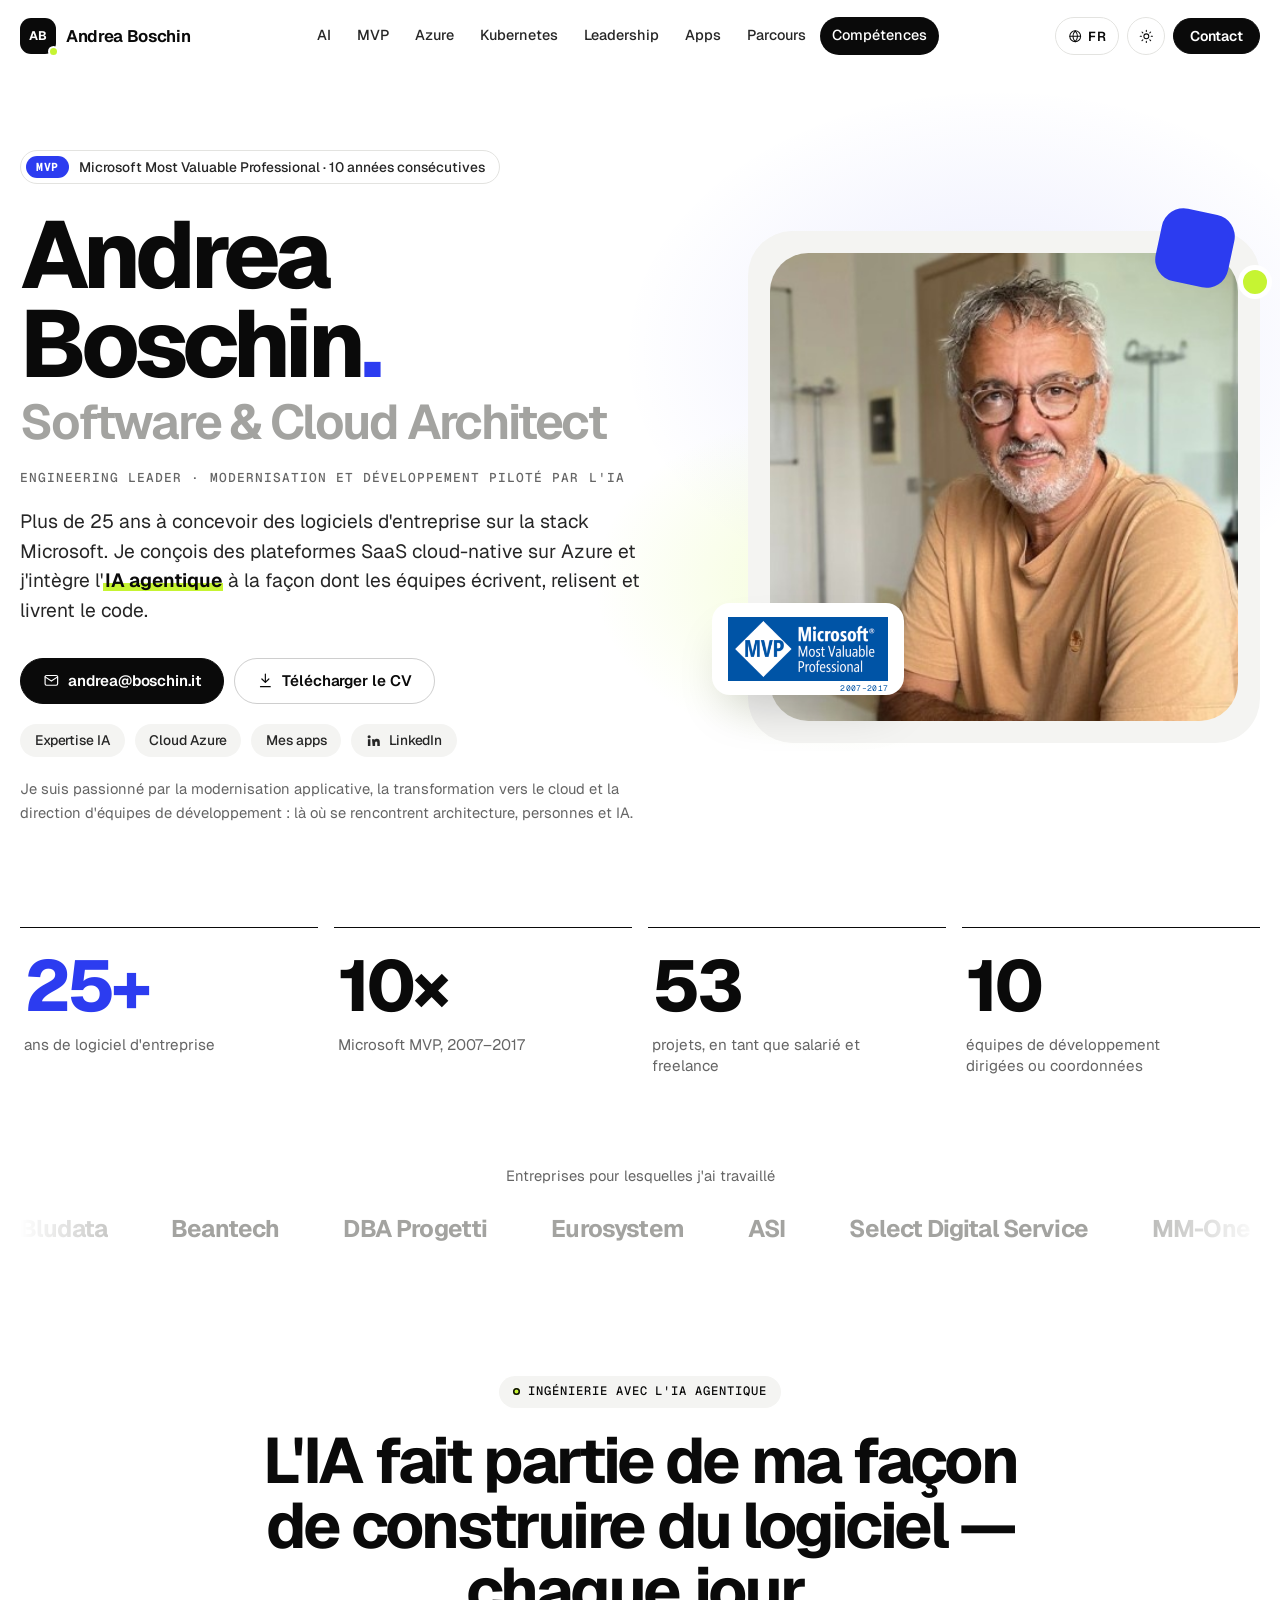
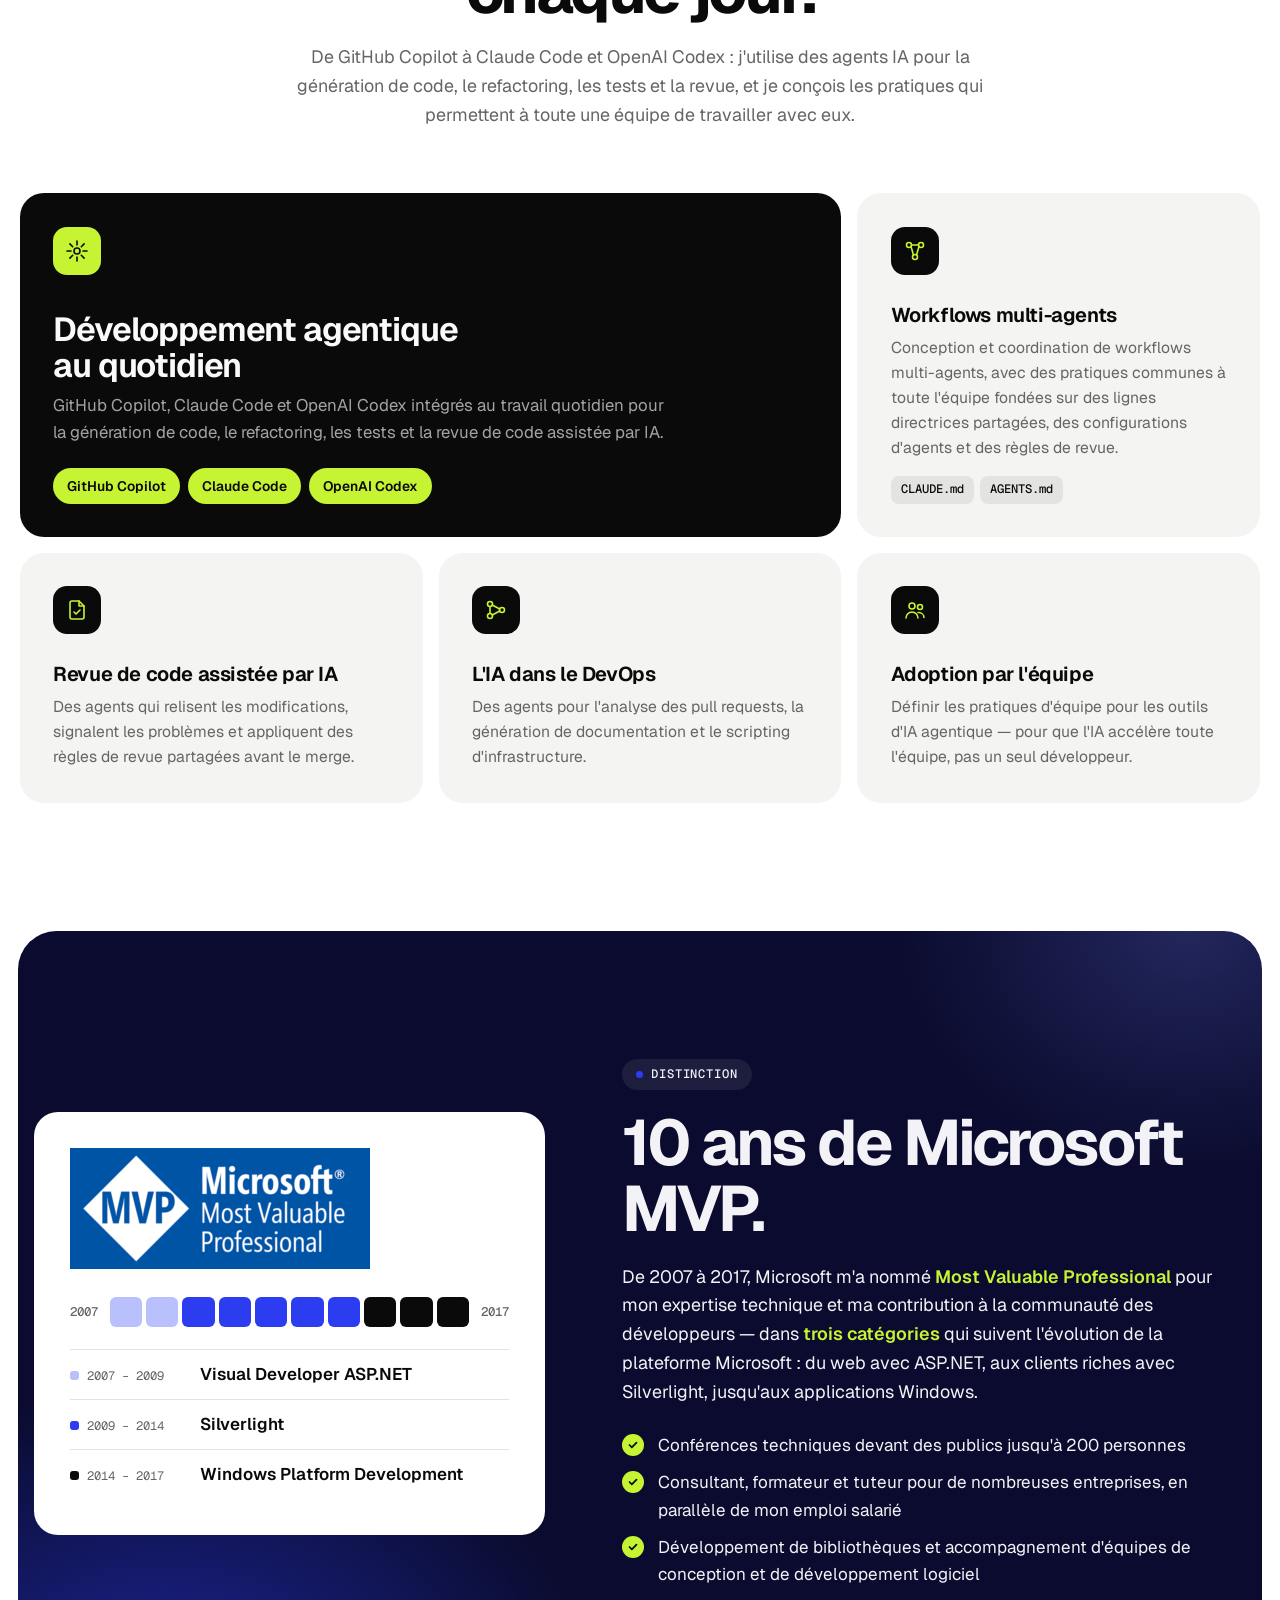
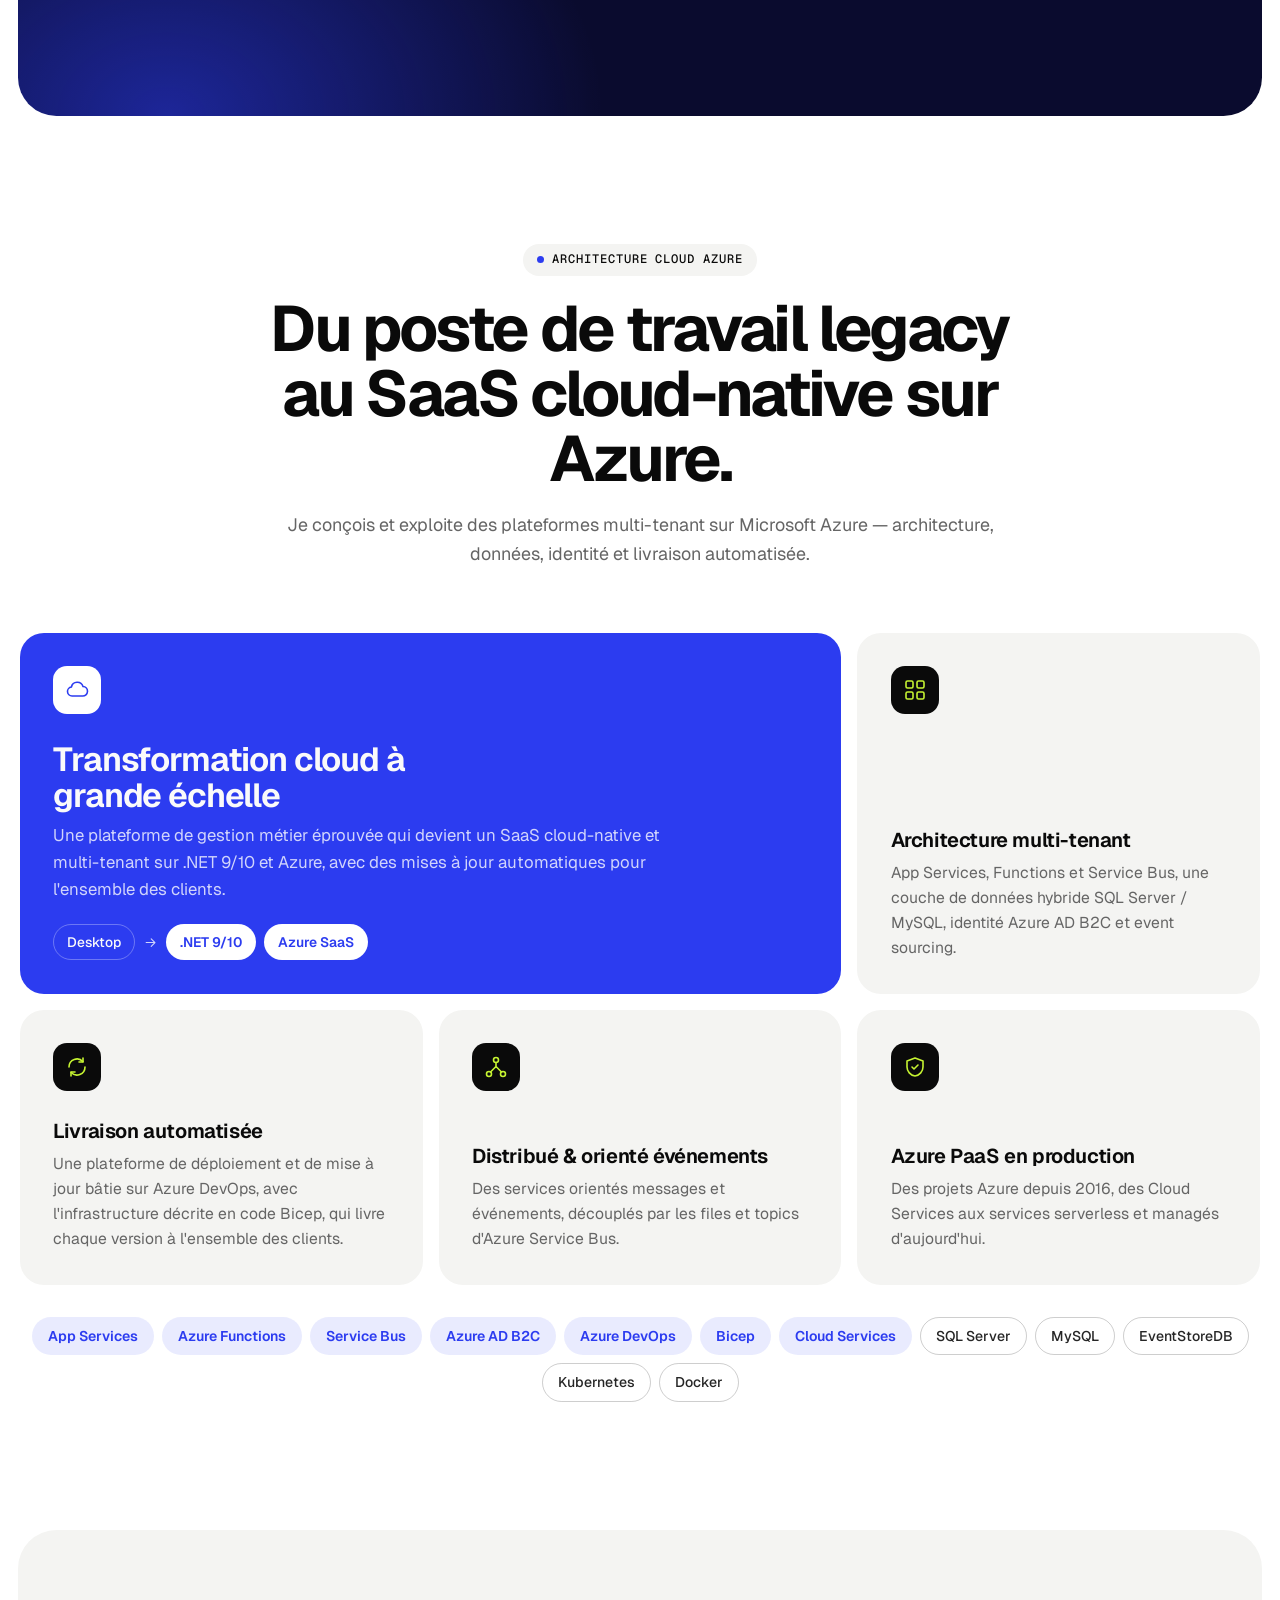
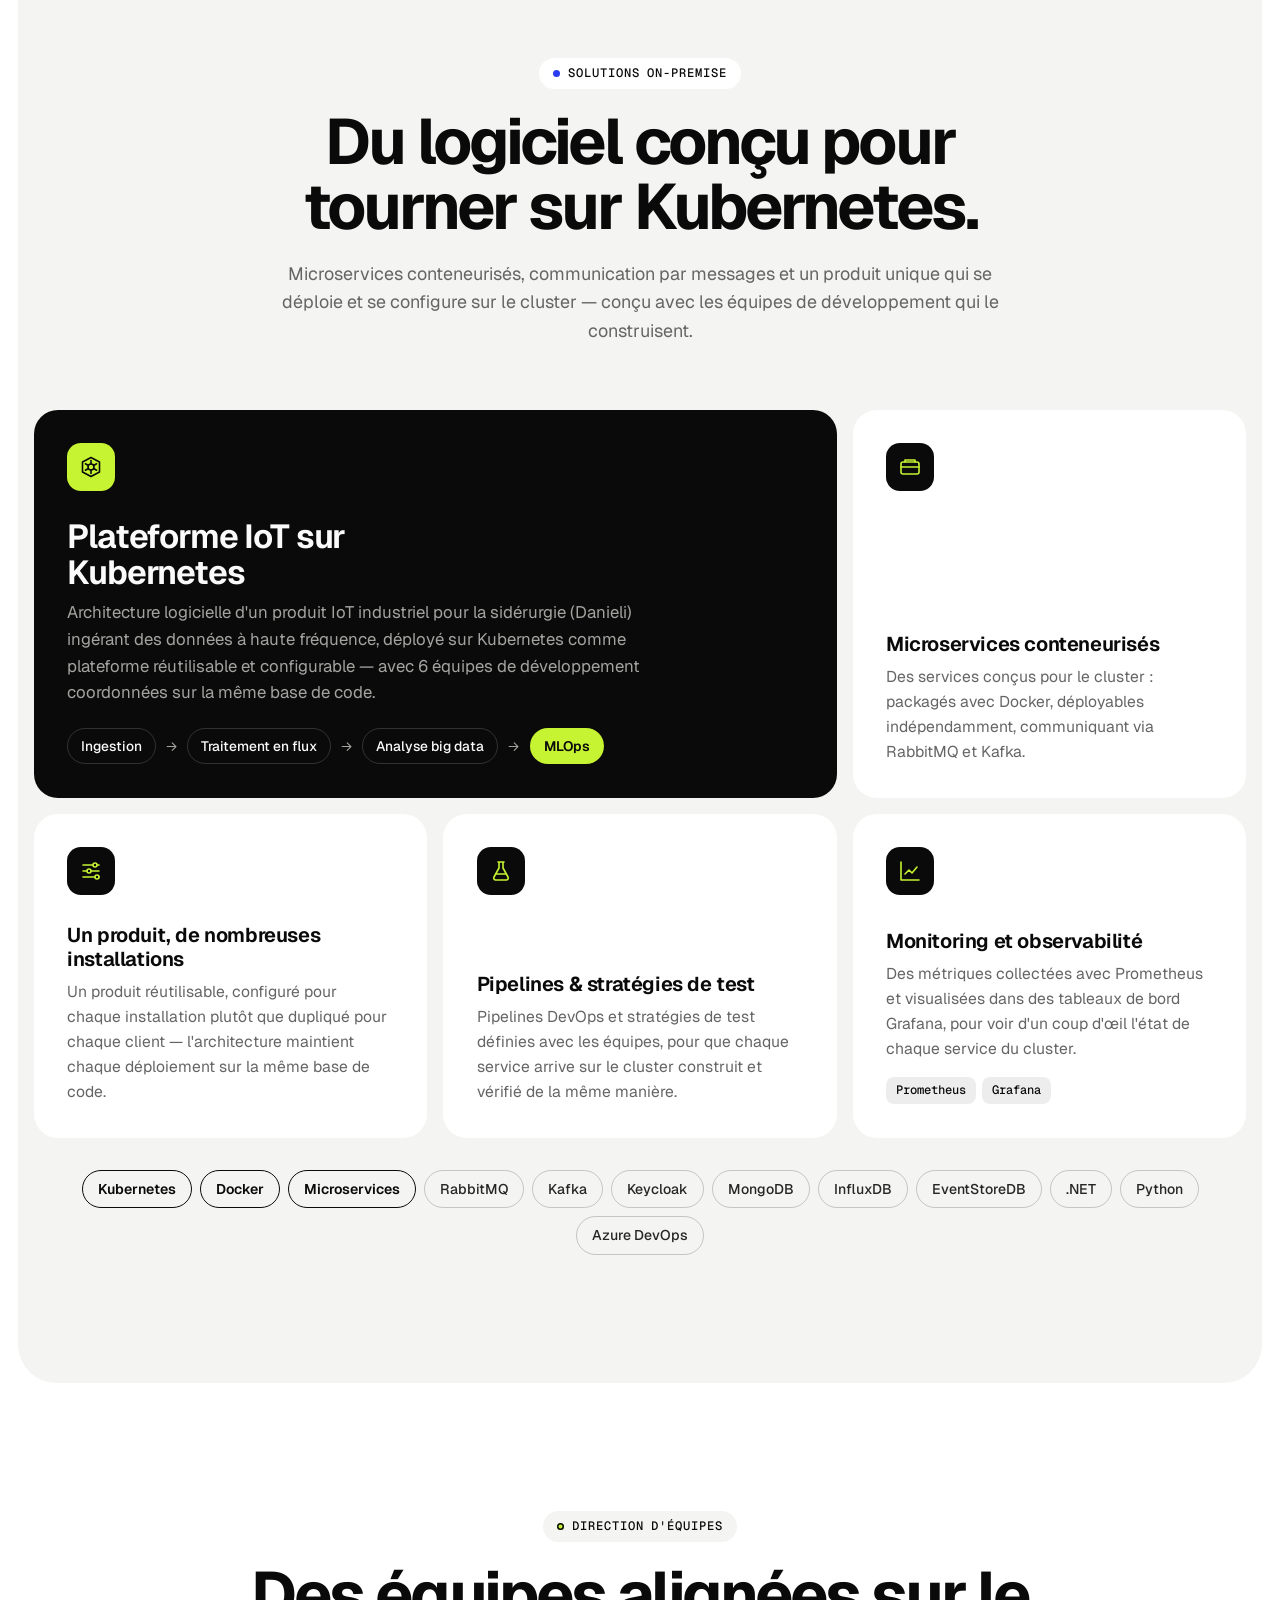
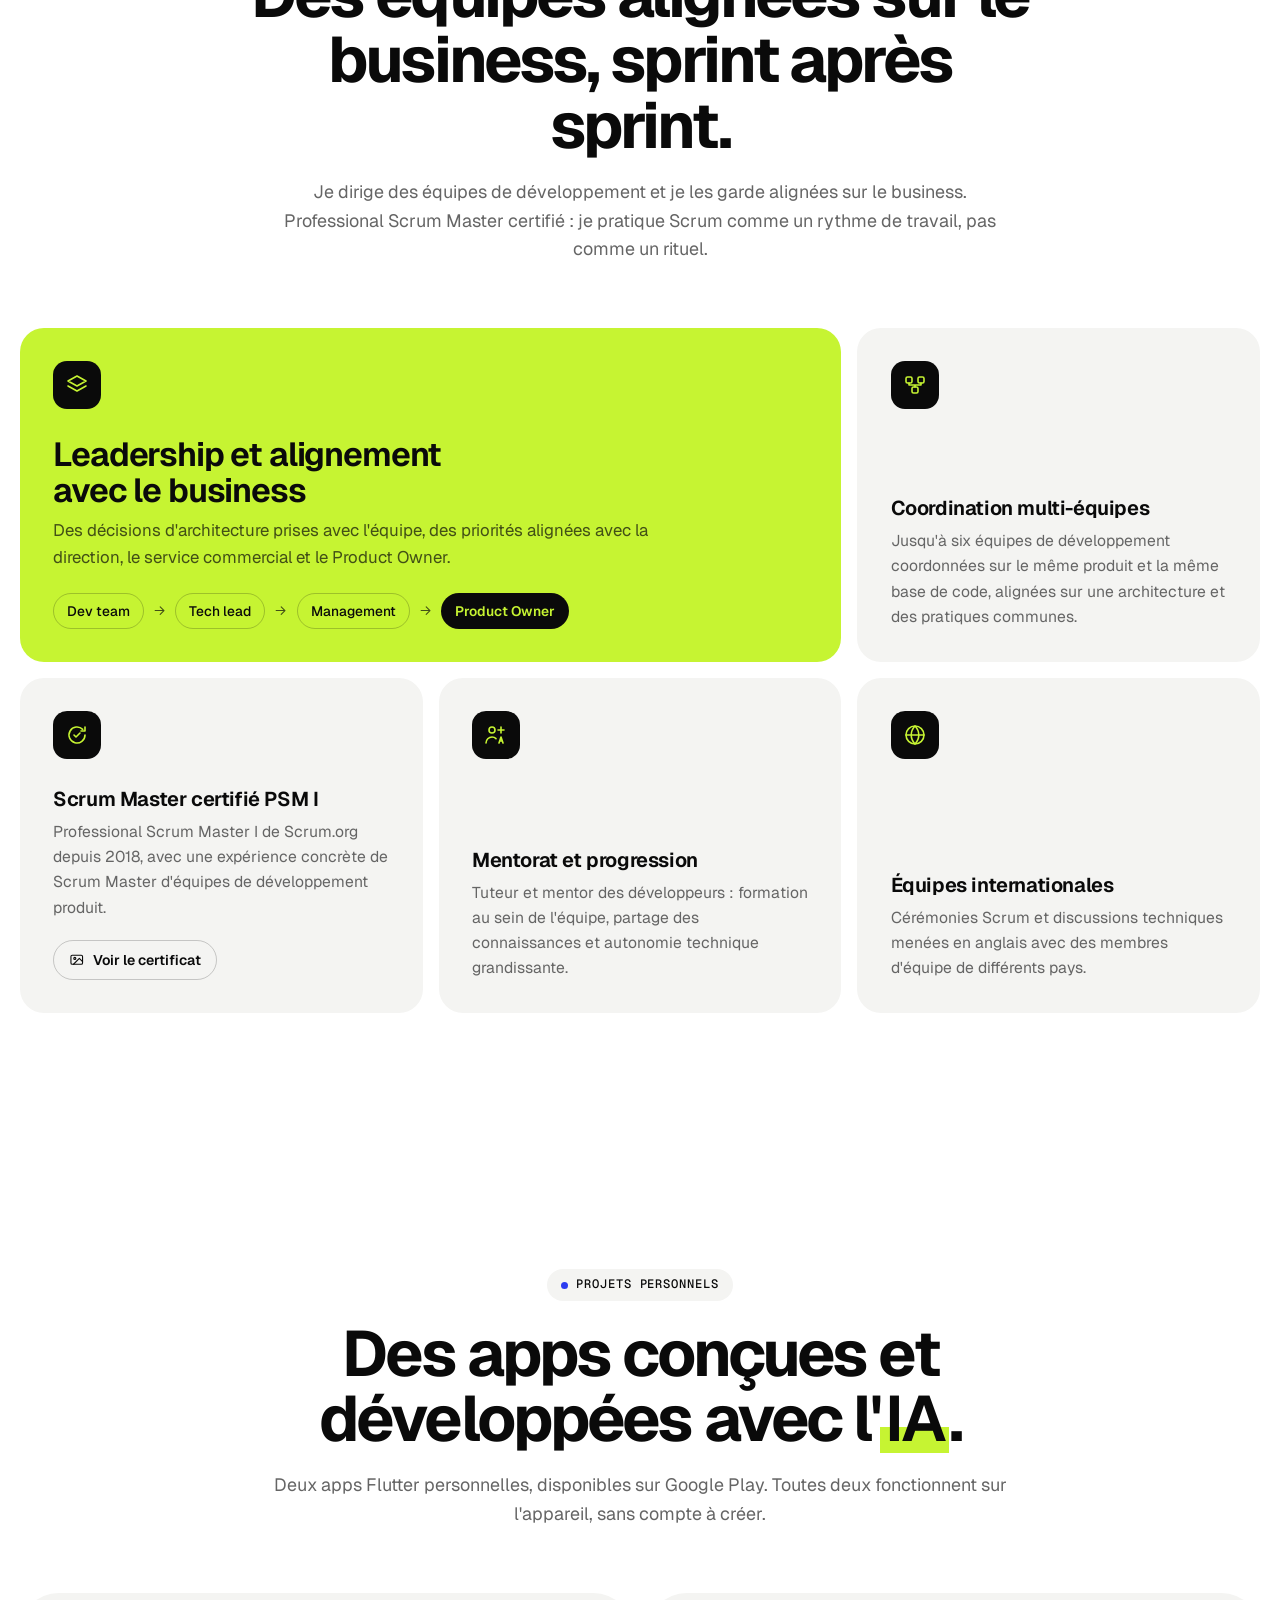
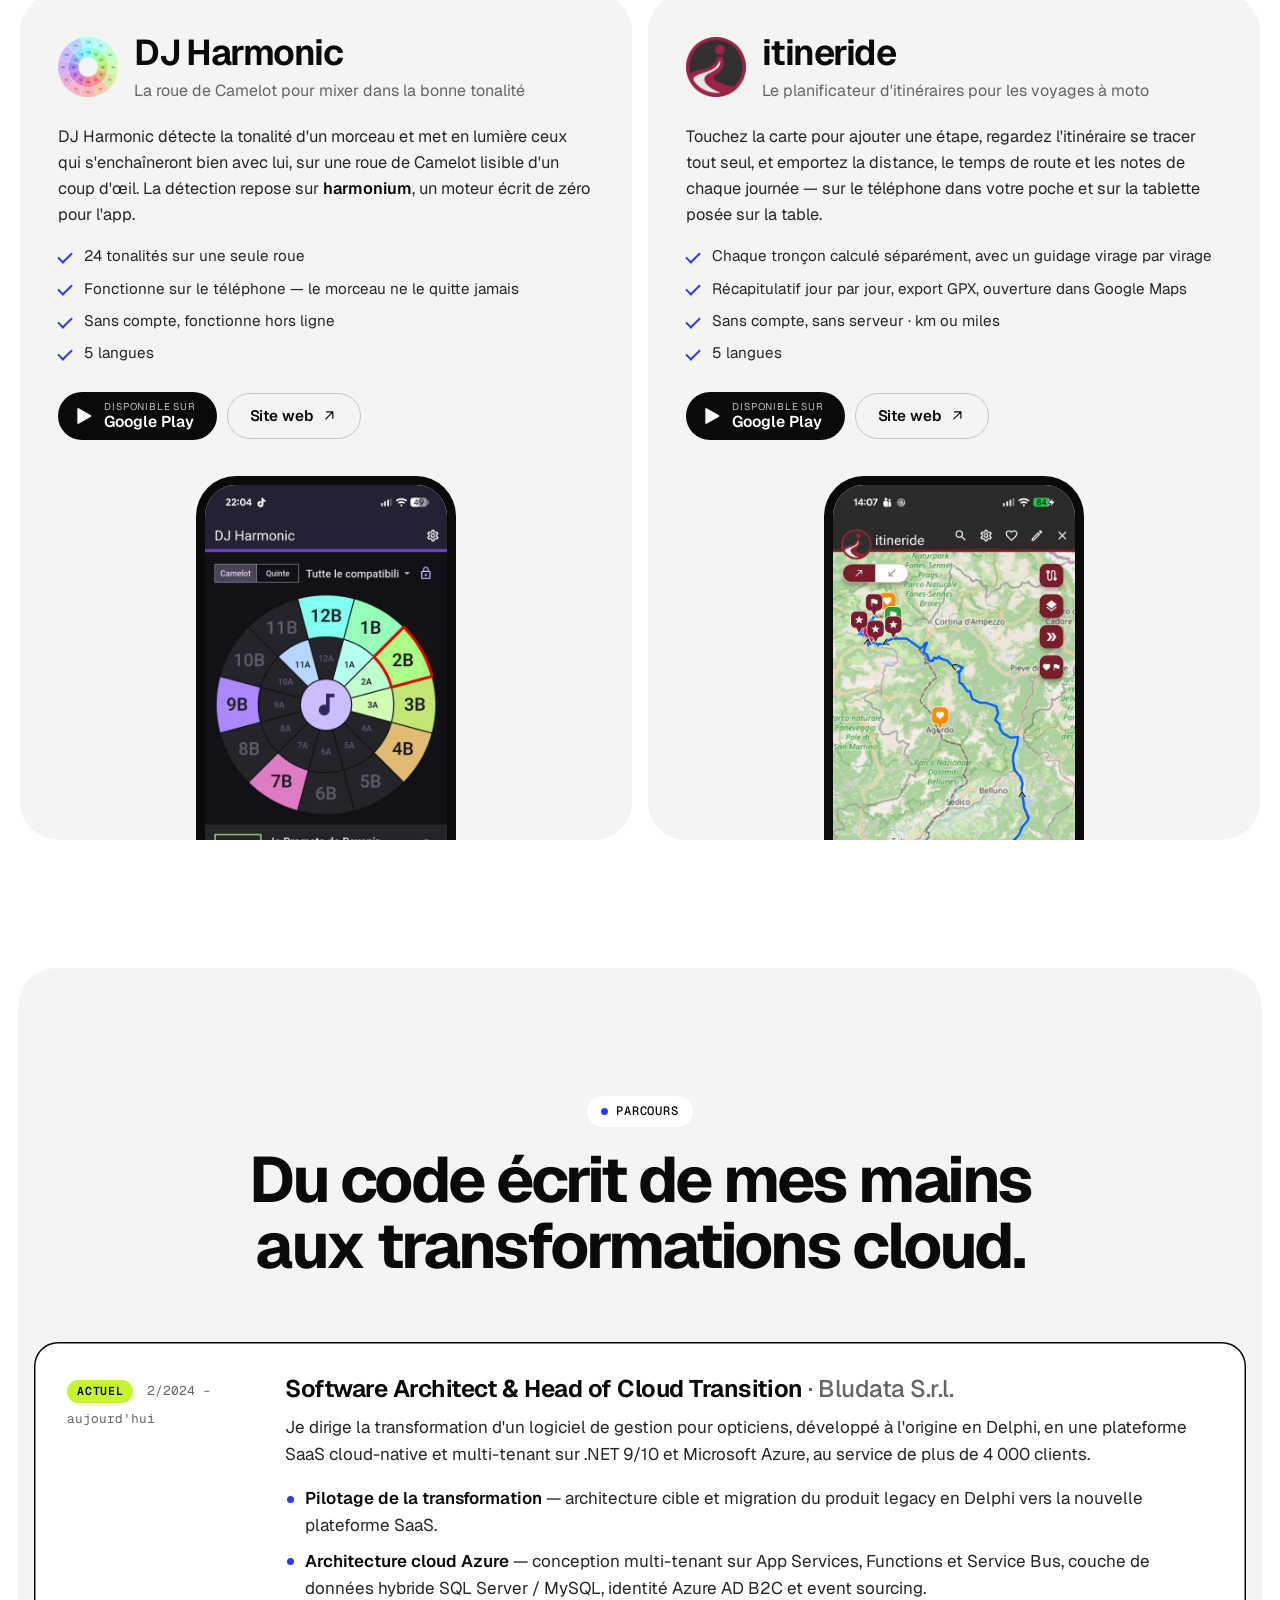
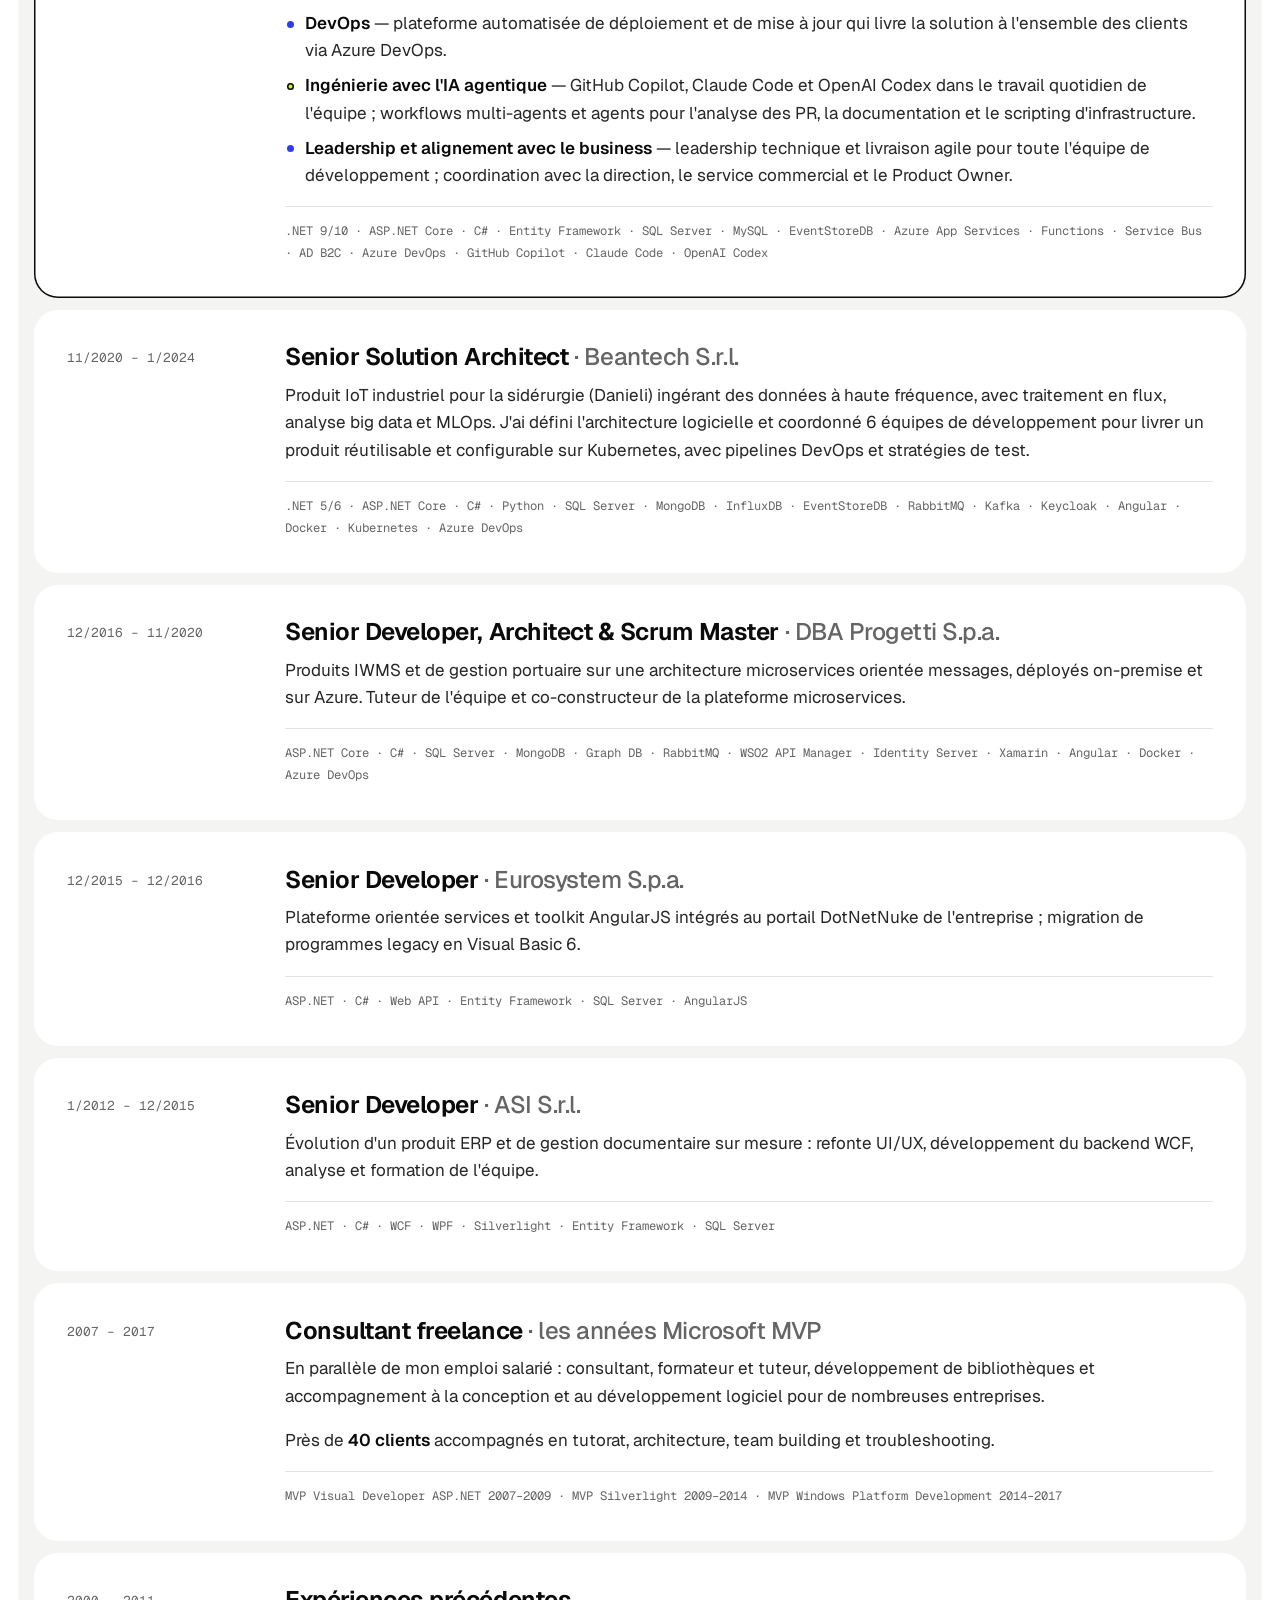
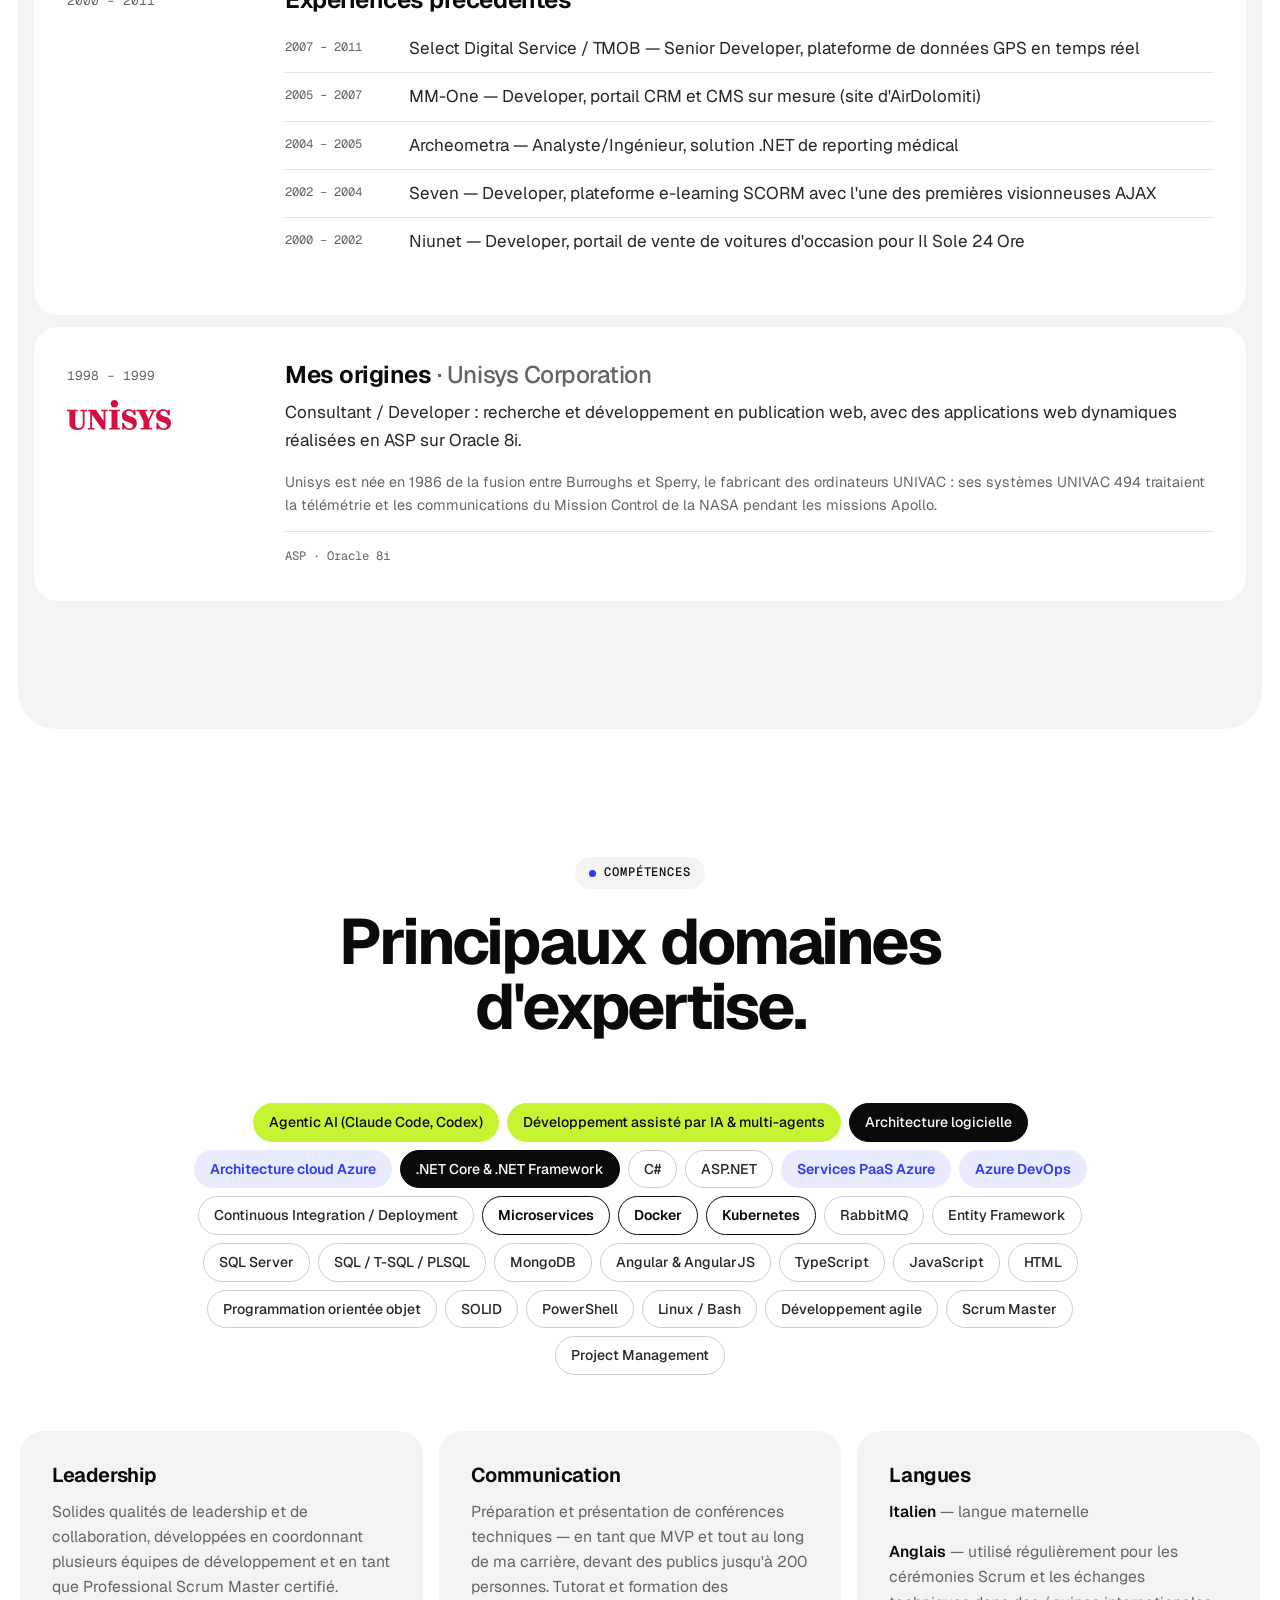
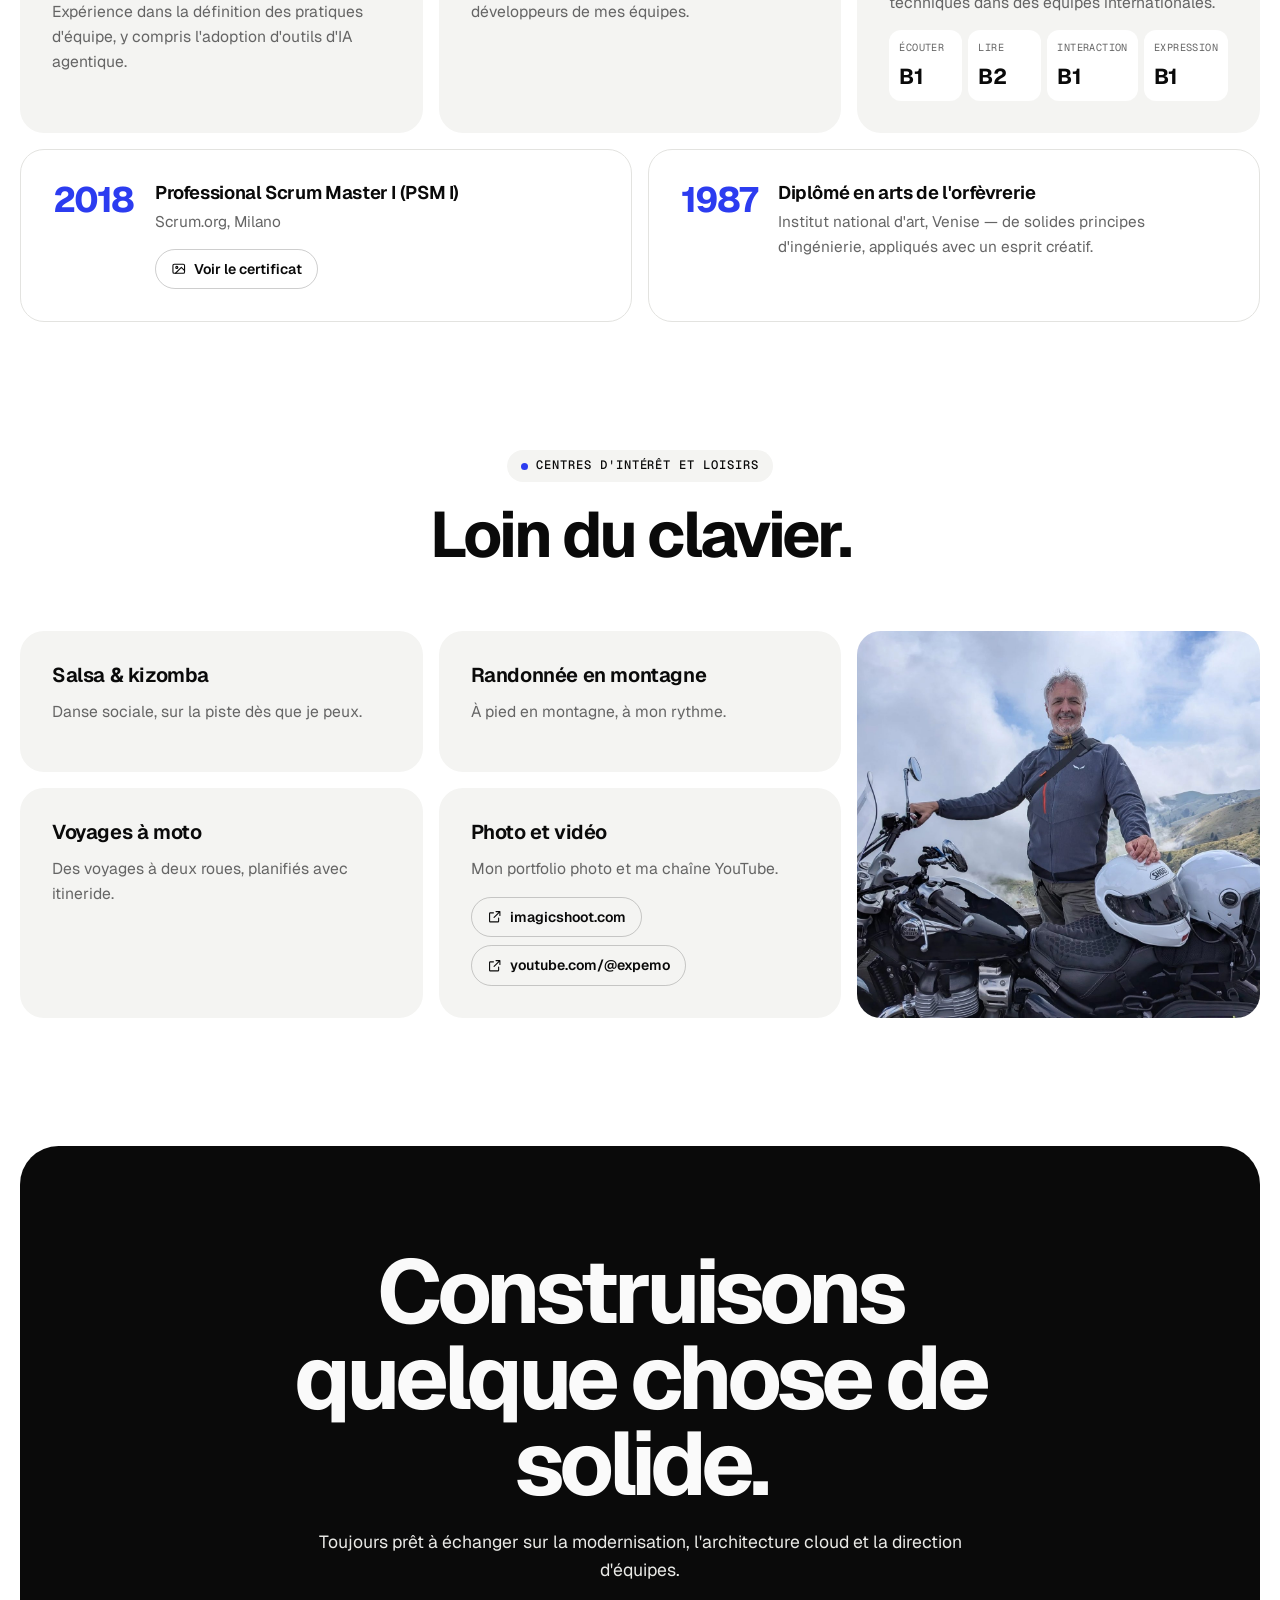
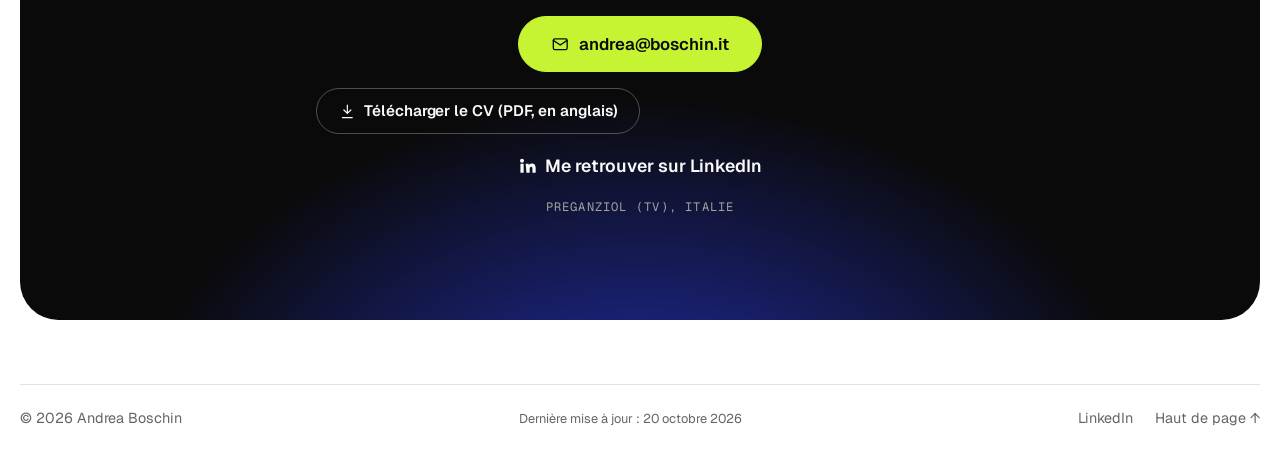
<file: wwwroot/fr.html>
<!doctype html>
<html lang="fr">
<head>
  <meta charset="utf-8">
  <meta name="viewport" content="width=device-width, initial-scale=1">
  <title>Andrea Boschin — Software & Cloud Architect</title>
  <meta name="description" content="Andrea Boschin — Software & Cloud Architect et responsable technique. Modernisation du legacy vers le cloud, ingénierie avec l'IA agentique, direction d'équipes. Microsoft MVP dix années consécutives.">
  <meta name="theme-color" content="#ffffff">
  <meta property="og:title" content="Andrea Boschin — Software & Cloud Architect">
  <meta property="og:description" content="Plus de 25 ans de logiciel d'entreprise. Microsoft MVP 2007–2017. Ingénierie avec l'IA agentique et architecture cloud sur Azure.">
  <meta name="author" content="Andrea Boschin">
  <meta property="og:type" content="profile">
  <meta property="og:site_name" content="Andrea Boschin">
  <meta property="og:image" content="https://www.boschin.it/assets/andrea-boschin.jpg">
  <meta property="og:image:width" content="400">
  <meta property="og:image:height" content="400">
  <meta property="og:image:alt" content="Andrea Boschin">
  <meta property="profile:first_name" content="Andrea">
  <meta property="profile:last_name" content="Boschin">
  <meta name="twitter:card" content="summary">
  <link rel="me" href="https://www.linkedin.com/in/boschin/">
  <script type="application/ld+json">
    {
      "@context": "https://schema.org",
      "@type": "Person",
      "@id": "https://www.boschin.it/#person",
      "name": "Andrea Boschin",
      "givenName": "Andrea",
      "familyName": "Boschin",
      "url": "https://www.boschin.it/",
      "image": "https://www.boschin.it/assets/andrea-boschin.jpg",
      "jobTitle": "Software & Cloud Architect",
      "nationality": { "@type": "Country", "name": "Italy" },
      "sameAs": ["https://www.linkedin.com/in/boschin/"],
      "award": "Microsoft Most Valuable Professional (MVP), 2007–2017",
      "hasCredential": {
        "@type": "EducationalOccupationalCredential",
        "name": "Professional Scrum Master I (PSM I)",
        "credentialCategory": "certification",
        "recognizedBy": { "@type": "Organization", "name": "Scrum.org", "url": "https://www.scrum.org/" },
        "dateCreated": "2018-11-06"
      },
      "knowsAbout": [
        "Software architecture",
        "Cloud architecture",
        "Microsoft Azure",
        "Kubernetes",
        "Agentic AI engineering",
        "Application modernization",
        "Legacy system migration",
        "Engineering leadership",
        "Industrial IoT",
        "Scrum"
      ]
    }
  </script>
  <!-- i18n:seo (written by tools/build_i18n.py for each language: do not edit by hand) -->
  <link rel="canonical" href="https://www.boschin.it/fr.html">
  <link rel="alternate" hreflang="en" href="https://www.boschin.it/">
  <link rel="alternate" hreflang="it" href="https://www.boschin.it/it.html">
  <link rel="alternate" hreflang="es" href="https://www.boschin.it/es.html">
  <link rel="alternate" hreflang="de" href="https://www.boschin.it/de.html">
  <link rel="alternate" hreflang="fr" href="https://www.boschin.it/fr.html">
  <link rel="alternate" hreflang="x-default" href="https://www.boschin.it/">
  <meta property="og:url" content="https://www.boschin.it/fr.html">
  <meta property="og:locale" content="fr_FR">
  <meta property="og:locale:alternate" content="en_GB">
  <meta property="og:locale:alternate" content="it_IT">
  <meta property="og:locale:alternate" content="es_ES">
  <meta property="og:locale:alternate" content="de_DE">
  <script type="application/ld+json">{"@context": "https://schema.org", "@type": "ProfilePage", "@id": "https://www.boschin.it/fr.html#page", "url": "https://www.boschin.it/fr.html", "inLanguage": "fr", "dateModified": "2026-10-20T00:00:00+02:00", "mainEntity": {"@id": "https://www.boschin.it/#person"}}</script>
  <!-- /i18n:seo -->
  <link rel="icon" href="data:image/svg+xml,%3Csvg xmlns='http://www.w3.org/2000/svg' viewBox='0 0 64 64'%3E%3Crect width='64' height='64' rx='16' fill='%230a0a0a'/%3E%3Ctext x='28' y='46' font-family='Arial,Helvetica,sans-serif' font-weight='700' font-size='38' fill='%23ffffff' text-anchor='middle'%3EB%3C/text%3E%3Ccircle cx='47' cy='42' r='5' fill='%23c6f432'/%3E%3C/svg%3E">
  <link rel="preconnect" href="https://fonts.googleapis.com">
  <link rel="preconnect" href="https://fonts.gstatic.com" crossorigin>
  <link href="https://fonts.googleapis.com/css2?family=Geist:wght@400..800&family=Geist+Mono:wght@400..600&display=swap" rel="stylesheet">
  <link rel="stylesheet" href="assets/site.css">
  <script>
    (function () {
      try {
        var t = localStorage.getItem('ab.theme');
        if (t === 'light' || t === 'dark') document.documentElement.setAttribute('data-theme', t);
      } catch (e) {}
    })();
  </script>
</head>
<body>
  <a class="skip" href="#main">Aller au contenu</a>

  <header class="nav" id="top">
    <div class="wrap nav-inner">
      <a class="brand" href="#top" aria-label="Andrea Boschin, accueil">
        <span class="brand-mark">AB</span>
        <span class="brand-name">Andrea Boschin</span>
      </a>
      <nav class="nav-links" aria-label="Sections">
        <a href="#ai">AI</a>
        <a href="#mvp">MVP</a>
        <a href="#azure">Azure</a>
        <a href="#kubernetes">Kubernetes</a>
        <a href="#scrum">Leadership</a>
        <a href="#apps">Apps</a>
        <a href="#experience">Parcours</a>
        <a href="#skills">Compétences</a>
      </nav>
      <div class="nav-actions">
        <details class="lang">
          <summary aria-label="Langue"><svg viewBox="0 0 24 24" aria-hidden="true"><circle cx="12" cy="12" r="9"/><path d="M3 12h18M12 3c2.5 2.7 3.8 5.7 3.8 9s-1.3 6.3-3.8 9c-2.5-2.7-3.8-5.7-3.8-9S9.5 5.7 12 3z"/></svg><span class="lang-code">FR</span></summary>
          <ul>
            <li><a href="index.html?lang=en" hreflang="en" lang="en" data-lang="en">English</a></li>
            <li><a href="it.html" hreflang="it" lang="it" data-lang="it">Italiano</a></li>
            <li><a href="es.html" hreflang="es" lang="es" data-lang="es">Español</a></li>
            <li><a href="de.html" hreflang="de" lang="de" data-lang="de">Deutsch</a></li>
            <li><a href="fr.html" hreflang="fr" lang="fr" data-lang="fr" aria-current="page">Français</a></li>
          </ul>
        </details>
        <button class="theme-toggle" type="button" aria-label="Basculer entre thème clair et sombre">
          <svg class="i-sun" viewBox="0 0 24 24" aria-hidden="true"><circle cx="12" cy="12" r="4"/><path d="M12 2v2M12 20v2M4.9 4.9l1.4 1.4M17.7 17.7l1.4 1.4M2 12h2M20 12h2M4.9 19.1l1.4-1.4M17.7 6.3l1.4-1.4"/></svg>
          <svg class="i-moon" viewBox="0 0 24 24" aria-hidden="true"><path d="M21 12.8A9 9 0 1 1 11.2 3a7 7 0 0 0 9.8 9.8z"/></svg>
        </button>
        <a class="btn btn-small" href="#contact">Contact</a>
      </div>
    </div>
  </header>

  <main id="main">

    <!-- HERO -->
    <section class="hero">
      <div class="hero-glow" aria-hidden="true"></div>
      <div class="wrap hero-grid">
        <div class="hero-copy reveal">
          <a class="mvp-pill" href="#mvp">
            <span class="mvp-pill-badge">MVP</span>
            Microsoft Most Valuable Professional · 10 années consécutives
          </a>
          <h1 class="hero-name">Andrea Boschin<span class="dot" aria-hidden="true">.</span></h1>
          <p class="hero-role">Software &amp; Cloud Architect</p>
          <p class="hero-sub">Engineering Leader · Modernisation et développement piloté par l'IA</p>
          <p class="hero-lead">Plus de 25 ans à concevoir des logiciels d'entreprise sur la stack Microsoft. Je conçois des plateformes SaaS cloud-native sur Azure et j'intègre l'<strong class="ai-text">IA agentique</strong> à la façon dont les équipes écrivent, relisent et livrent le code.</p>
          <div class="hero-cta">
            <a class="btn" href="#contact" data-mail>
              <svg viewBox="0 0 24 24" aria-hidden="true"><rect x="3" y="5" width="18" height="14" rx="2"/><path d="m3 7 9 6 9-6"/></svg>
              <span data-mail-text>Écrivez-moi</span>
            </a>
            <a class="btn btn-ghost" href="#contact" data-cv>
              <svg viewBox="0 0 24 24" aria-hidden="true"><path d="M12 3v12M7 10l5 5 5-5M5 21h14"/></svg>
              <span>Télécharger le CV</span>
            </a>
            <a class="btn btn-chip" href="#ai">Expertise IA</a>
            <a class="btn btn-chip" href="#azure">Cloud Azure</a>
            <a class="btn btn-chip" href="#apps">Mes apps</a>
            <a class="btn btn-chip" href="https://www.linkedin.com/in/boschin/" target="_blank" rel="me noopener">
              <svg class="i-li" viewBox="0 0 24 24" aria-hidden="true"><path d="M4.98 3.5a2.5 2.5 0 1 1 0 5 2.5 2.5 0 0 1 0-5zM3 9.75h4v11H3zM9.5 9.75h3.8v1.6h.05c.53-1 1.83-2.05 3.77-2.05 4.03 0 4.78 2.65 4.78 6.1v5.35h-4v-4.75c0-1.13-.02-2.6-1.58-2.6-1.59 0-1.83 1.24-1.83 2.52v4.83h-4z"/></svg>
              LinkedIn
            </a>
          </div>
          <p class="hero-note">Je suis passionné par la modernisation applicative, la transformation vers le cloud et la direction d'équipes de développement : là où se rencontrent architecture, personnes et IA.</p>
        </div>

        <div class="hero-visual reveal">
          <div class="portrait">
            <img src="assets/andrea-boschin.jpg" alt="Portrait d'Andrea Boschin" width="400" height="400">
            <a class="portrait-card portrait-card--mvp" href="#mvp" aria-label="Microsoft MVP 2007–2017 — voir la section sur la distinction">
              <img src="assets/mvp-logo.png" alt="" width="300" height="121">
              <span class="portrait-card-years" aria-hidden="true">2007–2017</span>
            </a>
          </div>
        </div>
      </div>

      <div class="wrap">
        <dl class="stats reveal">
          <div><dt>25+</dt><dd>ans de logiciel d'entreprise</dd></div>
          <div><dt>10&times;</dt><dd>Microsoft MVP, 2007–2017</dd></div>
          <div><dt>53</dt><dd>projets, en tant que salarié et freelance</dd></div>
          <div><dt>10</dt><dd>équipes de développement dirigées ou coordonnées</dd></div>
        </dl>

        <div class="worked reveal">
          <p class="worked-label">Entreprises pour lesquelles j'ai travaillé</p>
          <div class="worked-track">
            <ul class="worked-list"><li>Bludata</li><li>Beantech</li><li>DBA Progetti</li><li>Eurosystem</li><li>ASI</li><li>Select Digital Service</li><li>MM-One</li><li>Archeometra</li><li>Seven</li><li>Niunet</li><li>Unisys</li></ul>
            <ul class="worked-list" aria-hidden="true"><li>Bludata</li><li>Beantech</li><li>DBA Progetti</li><li>Eurosystem</li><li>ASI</li><li>Select Digital Service</li><li>MM-One</li><li>Archeometra</li><li>Seven</li><li>Niunet</li><li>Unisys</li></ul>
          </div>
        </div>
      </div>
    </section>

    <!-- AI -->
    <section class="section section-ai" id="ai">
      <div class="wrap">
        <header class="section-head reveal">
          <p class="eyebrow eyebrow-ai">Ingénierie avec l'IA agentique</p>
          <h2>L'IA fait partie de ma façon de construire du logiciel — chaque jour.</h2>
          <p class="section-lead">De GitHub Copilot à Claude Code et OpenAI Codex : j'utilise des agents IA pour la génération de code, le refactoring, les tests et la revue, et je conçois les pratiques qui permettent à toute une équipe de travailler avec eux.</p>
        </header>

        <div class="bento">
          <article class="tile tile-xl reveal">
            <div class="tile-icon" aria-hidden="true">
              <svg viewBox="0 0 24 24"><path d="M12 2v4M12 18v4M4.9 4.9l2.8 2.8M16.3 16.3l2.8 2.8M2 12h4M18 12h4M4.9 19.1l2.8-2.8M16.3 7.7l2.8-2.8"/><circle cx="12" cy="12" r="3"/></svg>
            </div>
            <h3>Développement agentique au quotidien</h3>
            <p>GitHub Copilot, Claude Code et OpenAI Codex intégrés au travail quotidien pour la génération de code, le refactoring, les tests et la revue de code assistée par IA.</p>
            <div class="evolution" aria-label="Outils IA pour le développement">
              <span class="hl">GitHub Copilot</span>
              <span class="hl">Claude Code</span>
              <span class="hl">OpenAI Codex</span>
            </div>
          </article>

          <article class="tile reveal">
            <div class="tile-icon" aria-hidden="true">
              <svg viewBox="0 0 24 24"><circle cx="6" cy="6" r="2.5"/><circle cx="18" cy="6" r="2.5"/><circle cx="12" cy="18" r="2.5"/><path d="M8 7.5 10.5 16M16 7.5 13.5 16M8.5 6h7"/></svg>
            </div>
            <h3>Workflows multi-agents</h3>
            <p>Conception et coordination de workflows multi-agents, avec des pratiques communes à toute l'équipe fondées sur des lignes directrices partagées, des configurations d'agents et des règles de revue.</p>
            <p class="code-tags"><code>CLAUDE.md</code> <code>AGENTS.md</code></p>
          </article>

          <article class="tile reveal">
            <div class="tile-icon" aria-hidden="true">
              <svg viewBox="0 0 24 24"><path d="M14 3H7a2 2 0 0 0-2 2v14a2 2 0 0 0 2 2h10a2 2 0 0 0 2-2V8z"/><path d="M14 3v5h5"/><path d="m9 14 2 2 4-4"/></svg>
            </div>
            <h3>Revue de code assistée par IA</h3>
            <p>Des agents qui relisent les modifications, signalent les problèmes et appliquent des règles de revue partagées avant le merge.</p>
          </article>

          <article class="tile reveal">
            <div class="tile-icon" aria-hidden="true">
              <svg viewBox="0 0 24 24"><circle cx="6" cy="6" r="2.5"/><circle cx="6" cy="18" r="2.5"/><circle cx="18" cy="12" r="2.5"/><path d="M6 8.5v7M8.3 7l7.4 4M8.3 17l7.4-4"/></svg>
            </div>
            <h3>L'IA dans le DevOps</h3>
            <p>Des agents pour l'analyse des pull requests, la génération de documentation et le scripting d'infrastructure.</p>
          </article>

          <article class="tile reveal">
            <div class="tile-icon" aria-hidden="true">
              <svg viewBox="0 0 24 24"><circle cx="9" cy="8" r="3"/><circle cx="17" cy="9" r="2.5"/><path d="M3 20c0-3.3 2.7-6 6-6s6 2.7 6 6M15 14.5c3 0 6 1.8 6 5"/></svg>
            </div>
            <h3>Adoption par l'équipe</h3>
            <p>Définir les pratiques d'équipe pour les outils d'IA agentique — pour que l'IA accélère toute l'équipe, pas un seul développeur.</p>
          </article>
        </div>
      </div>
    </section>

    <!-- MVP -->
    <section class="section section-mvp" id="mvp">
      <div class="wrap mvp-grid">
        <div class="mvp-logo reveal">
          <img src="assets/mvp-logo.png" alt="Microsoft Most Valuable Professional" width="300" height="121">
          <div class="mvp-years" aria-label="Dix années consécutives, de 2007 à 2017">
            <span class="mvp-year-label">2007</span>
            <ol class="mvp-bar" aria-hidden="true">
              <li class="c1"></li><li class="c1"></li>
              <li class="c2"></li><li class="c2"></li><li class="c2"></li><li class="c2"></li><li class="c2"></li>
              <li class="c3"></li><li class="c3"></li><li class="c3"></li>
            </ol>
            <span class="mvp-year-label">2017</span>
          </div>
          <ol class="mvp-awards">
            <li class="c1">
              <span class="mvp-award-years">2007 – 2009</span>
              <span class="mvp-award-name">Visual Developer ASP.NET</span>
            </li>
            <li class="c2">
              <span class="mvp-award-years">2009 – 2014</span>
              <span class="mvp-award-name">Silverlight</span>
            </li>
            <li class="c3">
              <span class="mvp-award-years">2014 – 2017</span>
              <span class="mvp-award-name">Windows Platform Development</span>
            </li>
          </ol>
        </div>
        <div class="mvp-copy reveal">
          <p class="eyebrow eyebrow-mvp">Distinction</p>
          <h2>10 ans de Microsoft MVP.</h2>
          <p>De 2007 à 2017, Microsoft m'a nommé <strong>Most Valuable Professional</strong> pour mon expertise technique et ma contribution à la communauté des développeurs — dans <strong>trois catégories</strong> qui suivent l'évolution de la plateforme Microsoft : du web avec ASP.NET, aux clients riches avec Silverlight, jusqu'aux applications Windows.</p>
          <ul class="checks">
            <li>Conférences techniques devant des publics jusqu'à 200 personnes</li>
            <li>Consultant, formateur et tuteur pour de nombreuses entreprises, en parallèle de mon emploi salarié</li>
            <li>Développement de bibliothèques et accompagnement d'équipes de conception et de développement logiciel</li>
          </ul>
        </div>
      </div>
    </section>

    <!-- AZURE -->
    <section class="section section-azure" id="azure">
      <div class="wrap">
        <header class="section-head reveal">
          <p class="eyebrow eyebrow-azure">Architecture cloud Azure</p>
          <h2>Du poste de travail legacy au SaaS cloud-native sur Azure.</h2>
          <p class="section-lead">Je conçois et exploite des plateformes multi-tenant sur Microsoft Azure — architecture, données, identité et livraison automatisée.</p>
        </header>

        <div class="bento">
          <article class="tile tile-azure tile-xl reveal">
            <div class="tile-icon" aria-hidden="true">
              <svg viewBox="0 0 24 24"><path d="M7 18a4.5 4.5 0 0 1-.6-8.96A6 6 0 0 1 18 8.5a4 4 0 0 1-.5 9.5z"/></svg>
            </div>
            <h3>Transformation cloud à grande échelle</h3>
            <p>Une plateforme de gestion métier éprouvée qui devient un SaaS cloud-native et multi-tenant sur .NET 9/10 et Azure, avec des mises à jour automatiques pour l'ensemble des clients.</p>
            <div class="migration" aria-label="Parcours de migration">
              <span>Desktop</span>
              <svg viewBox="0 0 24 24" aria-hidden="true"><path d="M5 12h14M13 6l6 6-6 6"/></svg>
              <span class="hl">.NET 9/10</span>
              <span class="hl">Azure SaaS</span>
            </div>
          </article>

          <article class="tile tile-azure reveal">
            <div class="tile-icon" aria-hidden="true">
              <svg viewBox="0 0 24 24"><rect x="3" y="3" width="7" height="7" rx="1.5"/><rect x="14" y="3" width="7" height="7" rx="1.5"/><rect x="3" y="14" width="7" height="7" rx="1.5"/><rect x="14" y="14" width="7" height="7" rx="1.5"/></svg>
            </div>
            <h3>Architecture multi-tenant</h3>
            <p>App Services, Functions et Service Bus, une couche de données hybride SQL Server / MySQL, identité Azure AD B2C et event sourcing.</p>
          </article>

          <article class="tile tile-azure reveal">
            <div class="tile-icon" aria-hidden="true">
              <svg viewBox="0 0 24 24"><path d="M4 12a8 8 0 0 1 14-5.3M20 12a8 8 0 0 1-14 5.3"/><path d="M18 3v4h-4M6 21v-4h4"/></svg>
            </div>
            <h3>Livraison automatisée</h3>
            <p>Une plateforme de déploiement et de mise à jour bâtie sur Azure DevOps, avec l'infrastructure décrite en code Bicep, qui livre chaque version à l'ensemble des clients.</p>
          </article>

          <article class="tile tile-azure reveal">
            <div class="tile-icon" aria-hidden="true">
              <svg viewBox="0 0 24 24"><circle cx="12" cy="5" r="2.5"/><circle cx="5" cy="19" r="2.5"/><circle cx="19" cy="19" r="2.5"/><path d="M12 7.5v4M12 11.5 6.5 17M12 11.5l5.5 5.5"/></svg>
            </div>
            <h3>Distribué &amp; orienté événements</h3>
            <p>Des services orientés messages et événements, découplés par les files et topics d'Azure Service Bus.</p>
          </article>

          <article class="tile tile-azure reveal">
            <div class="tile-icon" aria-hidden="true">
              <svg viewBox="0 0 24 24"><path d="M12 3 4 6v6c0 4.4 3.4 8.3 8 9 4.6-.7 8-4.6 8-9V6z"/><path d="m9 12 2 2 4-4"/></svg>
            </div>
            <h3>Azure PaaS en production</h3>
            <p>Des projets Azure depuis 2016, des Cloud Services aux services serverless et managés d'aujourd'hui.</p>
          </article>
        </div>

        <ul class="chips chips-azure reveal" aria-label="Services Azure">
          <li class="chip chip-azure">App Services</li>
          <li class="chip chip-azure">Azure Functions</li>
          <li class="chip chip-azure">Service Bus</li>
          <li class="chip chip-azure">Azure AD B2C</li>
          <li class="chip chip-azure">Azure DevOps</li>
          <li class="chip chip-azure">Bicep</li>
          <li class="chip chip-azure">Cloud Services</li>
          <li class="chip">SQL Server</li>
          <li class="chip">MySQL</li>
          <li class="chip">EventStoreDB</li>
          <li class="chip">Kubernetes</li>
          <li class="chip">Docker</li>
        </ul>
      </div>
    </section>

    <!-- KUBERNETES -->
    <section class="section section-k8s" id="kubernetes">
      <div class="wrap">
        <header class="section-head reveal">
          <p class="eyebrow eyebrow-k8s">Solutions on-premise</p>
          <h2>Du logiciel conçu pour tourner sur Kubernetes.</h2>
          <p class="section-lead">Microservices conteneurisés, communication par messages et un produit unique qui se déploie et se configure sur le cluster — conçu avec les équipes de développement qui le construisent.</p>
        </header>

        <div class="bento">
          <article class="tile tile-k8s tile-xl reveal">
            <div class="tile-icon" aria-hidden="true">
              <svg viewBox="0 0 24 24"><path d="M12 2.5 20.5 7v10L12 21.5 3.5 17V7z"/><circle cx="12" cy="12" r="3"/><path d="M12 5.5V9M12 15v3.5M6.4 8.8 9.4 10.5M14.6 13.5l3 1.7M6.4 15.2l3-1.7M14.6 10.5l3-1.7"/></svg>
            </div>
            <h3>Plateforme IoT sur Kubernetes</h3>
            <p>Architecture logicielle d'un produit IoT industriel pour la sidérurgie (Danieli) ingérant des données à haute fréquence, déployé sur Kubernetes comme plateforme réutilisable et configurable — avec 6 équipes de développement coordonnées sur la même base de code.</p>
            <div class="pipeline" aria-label="Pipeline de données">
              <span>Ingestion</span>
              <svg viewBox="0 0 24 24" aria-hidden="true"><path d="M5 12h14M13 6l6 6-6 6"/></svg>
              <span>Traitement en flux</span>
              <svg viewBox="0 0 24 24" aria-hidden="true"><path d="M5 12h14M13 6l6 6-6 6"/></svg>
              <span>Analyse big data</span>
              <svg viewBox="0 0 24 24" aria-hidden="true"><path d="M5 12h14M13 6l6 6-6 6"/></svg>
              <span class="hl">MLOps</span>
            </div>
          </article>

          <article class="tile tile-k8s reveal">
            <div class="tile-icon" aria-hidden="true">
              <svg viewBox="0 0 24 24"><rect x="3" y="7" width="18" height="12" rx="2"/><path d="M7 7V5h10v2M3 12h18"/></svg>
            </div>
            <h3>Microservices conteneurisés</h3>
            <p>Des services conçus pour le cluster : packagés avec Docker, déployables indépendamment, communiquant via RabbitMQ et Kafka.</p>
          </article>

          <article class="tile tile-k8s reveal">
            <div class="tile-icon" aria-hidden="true">
              <svg viewBox="0 0 24 24"><path d="M4 6h10M18 6h2M4 12h4M12 12h8M4 18h12M20 18h0"/><circle cx="16" cy="6" r="2"/><circle cx="10" cy="12" r="2"/><circle cx="18" cy="18" r="2"/></svg>
            </div>
            <h3>Un produit, de nombreuses installations</h3>
            <p>Un produit réutilisable, configuré pour chaque installation plutôt que dupliqué pour chaque client — l'architecture maintient chaque déploiement sur la même base de code.</p>
          </article>

          <article class="tile tile-k8s reveal">
            <div class="tile-icon" aria-hidden="true">
              <svg viewBox="0 0 24 24"><path d="M9 3h6M10 3v6l-5 9a2 2 0 0 0 1.8 3h10.4a2 2 0 0 0 1.8-3l-5-9V3"/><path d="M7.5 15h9"/></svg>
            </div>
            <h3>Pipelines &amp; stratégies de test</h3>
            <p>Pipelines DevOps et stratégies de test définies avec les équipes, pour que chaque service arrive sur le cluster construit et vérifié de la même manière.</p>
          </article>

          <article class="tile tile-k8s reveal">
            <div class="tile-icon" aria-hidden="true">
              <svg viewBox="0 0 24 24"><path d="M3 3v18h18"/><path d="m7 15 4-4 3 3 5-6"/></svg>
            </div>
            <h3>Monitoring et observabilité</h3>
            <p>Des métriques collectées avec Prometheus et visualisées dans des tableaux de bord Grafana, pour voir d'un coup d'œil l'état de chaque service du cluster.</p>
            <p class="code-tags"><code>Prometheus</code> <code>Grafana</code></p>
          </article>
        </div>

        <ul class="chips chips-k8s reveal" aria-label="Stack Kubernetes">
          <li class="chip chip-k8s">Kubernetes</li>
          <li class="chip chip-k8s">Docker</li>
          <li class="chip chip-k8s">Microservices</li>
          <li class="chip">RabbitMQ</li>
          <li class="chip">Kafka</li>
          <li class="chip">Keycloak</li>
          <li class="chip">MongoDB</li>
          <li class="chip">InfluxDB</li>
          <li class="chip">EventStoreDB</li>
          <li class="chip">.NET</li>
          <li class="chip">Python</li>
          <li class="chip">Azure DevOps</li>
        </ul>
      </div>
    </section>

    <!-- SCRUM -->
    <section class="section section-scrum" id="scrum">
      <div class="wrap">
        <header class="section-head reveal">
          <p class="eyebrow eyebrow-scrum">Direction d'équipes</p>
          <h2>Des équipes alignées sur le business, sprint après sprint.</h2>
          <p class="section-lead">Je dirige des équipes de développement et je les garde alignées sur le business. Professional Scrum Master certifié : je pratique Scrum comme un rythme de travail, pas comme un rituel.</p>
        </header>

        <div class="bento">
          <article class="tile tile-scrum tile-xl reveal">
            <div class="tile-icon" aria-hidden="true">
              <svg viewBox="0 0 24 24"><path d="m12 3 9 5-9 5-9-5z"/><path d="m3 13 9 5 9-5"/></svg>
            </div>
            <h3>Leadership et alignement avec le business</h3>
            <p>Des décisions d'architecture prises avec l'équipe, des priorités alignées avec la direction, le service commercial et le Product Owner.</p>
            <div class="cycle" aria-label="Alignement avec le business">
              <span>Dev team</span>
              <svg viewBox="0 0 24 24" aria-hidden="true"><path d="M5 12h14M13 6l6 6-6 6"/></svg>
              <span>Tech lead</span>
              <svg viewBox="0 0 24 24" aria-hidden="true"><path d="M5 12h14M13 6l6 6-6 6"/></svg>
              <span>Management</span>
              <svg viewBox="0 0 24 24" aria-hidden="true"><path d="M5 12h14M13 6l6 6-6 6"/></svg>
              <span class="hl">Product Owner</span>
            </div>
          </article>

          <article class="tile tile-scrum reveal">
            <div class="tile-icon" aria-hidden="true">
              <svg viewBox="0 0 24 24"><rect x="3" y="4" width="6" height="6" rx="1.5"/><rect x="15" y="4" width="6" height="6" rx="1.5"/><rect x="9" y="14" width="6" height="6" rx="1.5"/><path d="M6 10v2h12v-2M12 12v2"/></svg>
            </div>
            <h3>Coordination multi-équipes</h3>
            <p>Jusqu'à six équipes de développement coordonnées sur le même produit et la même base de code, alignées sur une architecture et des pratiques communes.</p>
          </article>

          <article class="tile tile-scrum reveal">
            <div class="tile-icon" aria-hidden="true">
              <svg viewBox="0 0 24 24"><path d="M20 12a8 8 0 1 1-2.3-5.6"/><path d="M20 4v4h-4"/><path d="m9 12 2 2 4-4"/></svg>
            </div>
            <h3>Scrum Master certifié PSM I</h3>
            <p>Professional Scrum Master I de Scrum.org depuis 2018, avec une expérience concrète de Scrum Master d'équipes de développement produit.</p>
            <a class="cert-link" href="assets/psm-i-certificate.jpg" data-dialog="psm-certificate"><svg viewBox="0 0 24 24" aria-hidden="true"><rect x="3" y="5" width="18" height="14" rx="2"/><circle cx="9" cy="10" r="1.6"/><path d="m21 15-5-5-9 9"/></svg><span>Voir le certificat</span></a>
          </article>

          <article class="tile tile-scrum reveal">
            <div class="tile-icon" aria-hidden="true">
              <svg viewBox="0 0 24 24"><circle cx="8" cy="7" r="3"/><path d="M2 20c0-3.3 2.7-6 6-6 1.6 0 3 .6 4 1.6"/><path d="M15 20l2-6 2 6M15.7 18h2.6"/><path d="M17 4v6M14 7h6"/></svg>
            </div>
            <h3>Mentorat et progression</h3>
            <p>Tuteur et mentor des développeurs : formation au sein de l'équipe, partage des connaissances et autonomie technique grandissante.</p>
          </article>

          <article class="tile tile-scrum reveal">
            <div class="tile-icon" aria-hidden="true">
              <svg viewBox="0 0 24 24"><circle cx="12" cy="12" r="9"/><path d="M3 12h18M12 3c2.5 2.7 3.8 5.7 3.8 9s-1.3 6.3-3.8 9c-2.5-2.7-3.8-5.7-3.8-9S9.5 5.7 12 3z"/></svg>
            </div>
            <h3>Équipes internationales</h3>
            <p>Cérémonies Scrum et discussions techniques menées en anglais avec des membres d'équipe de différents pays.</p>
          </article>
        </div>
      </div>
    </section>

    <!-- APPS -->
    <section class="section section-apps" id="apps">
      <div class="wrap">
        <header class="section-head reveal">
          <p class="eyebrow">Projets personnels</p>
          <h2>Des apps conçues et développées avec l'<strong class="ai-text">IA</strong>.</h2>
          <p class="section-lead">Deux apps Flutter personnelles, disponibles sur Google Play. Toutes deux fonctionnent sur l'appareil, sans compte à créer.</p>
        </header>

        <div class="apps">
          <article class="app app--dj reveal">
            <div class="app-body">
              <div class="app-id">
                <img class="app-icon" src="assets/djharmonic-icon.png" alt="" width="512" height="512">
                <div>
                  <h3>DJ Harmonic</h3>
                  <p class="app-tag">La roue de Camelot pour mixer dans la bonne tonalité</p>
                </div>
              </div>
              <p>DJ Harmonic détecte la tonalité d'un morceau et met en lumière ceux qui s'enchaîneront bien avec lui, sur une roue de Camelot lisible d'un coup d'œil. La détection repose sur <strong>harmonium</strong>, un moteur écrit de zéro pour l'app.</p>
              <ul class="app-facts">
                <li>24 tonalités sur une seule roue</li>
                <li>Fonctionne sur le téléphone — le morceau ne le quitte jamais</li>
                <li>Sans compte, fonctionne hors ligne</li>
                <li>5 langues</li>
              </ul>
              <div class="app-links">
                <a class="store-btn" href="https://play.google.com/store/apps/details?id=com.Elite.Harmonic" target="_blank" rel="noopener">
                  <svg viewBox="0 0 24 24" aria-hidden="true"><path d="M4 3.5v17a1 1 0 0 0 1.5.9l14.8-8.5a1 1 0 0 0 0-1.8L5.5 2.6A1 1 0 0 0 4 3.5z"/></svg>
                  <span><small>Disponible sur</small>Google Play</span>
                </a>
                <a class="btn btn-ghost" href="https://thesmallgrove.github.io/djharmonic_pages/" target="_blank" rel="noopener">
                  <span>Site web</span>
                  <svg viewBox="0 0 24 24" aria-hidden="true"><path d="M7 17 17 7M8 7h9v9"/></svg>
                </a>
              </div>
            </div>
            <div class="app-shot">
              <img src="assets/djharmonic-phone.png" alt="DJ Harmonic affichant les tonalités compatibles sur la roue de Camelot et la forme d'onde du morceau en lecture" width="540" height="1212" loading="lazy">
            </div>
          </article>

          <article class="app app--ir reveal">
            <div class="app-body">
              <div class="app-id">
                <img class="app-icon" src="assets/itineride-icon.png" alt="" width="512" height="512">
                <div>
                  <h3>itineride</h3>
                  <p class="app-tag">Le planificateur d'itinéraires pour les voyages à moto</p>
                </div>
              </div>
              <p>Touchez la carte pour ajouter une étape, regardez l'itinéraire se tracer tout seul, et emportez la distance, le temps de route et les notes de chaque journée — sur le téléphone dans votre poche et sur la tablette posée sur la table.</p>
              <ul class="app-facts">
                <li>Chaque tronçon calculé séparément, avec un guidage virage par virage</li>
                <li>Récapitulatif jour par jour, export GPX, ouverture dans Google Maps</li>
                <li>Sans compte, sans serveur · km ou miles</li>
                <li>5 langues</li>
              </ul>
              <div class="app-links">
                <a class="store-btn" href="https://play.google.com/store/apps/details?id=it.boschin.itineride" target="_blank" rel="noopener">
                  <svg viewBox="0 0 24 24" aria-hidden="true"><path d="M4 3.5v17a1 1 0 0 0 1.5.9l14.8-8.5a1 1 0 0 0 0-1.8L5.5 2.6A1 1 0 0 0 4 3.5z"/></svg>
                  <span><small>Disponible sur</small>Google Play</span>
                </a>
                <a class="btn btn-ghost" href="https://thesmallgrove.github.io/itineride-pages/" target="_blank" rel="noopener">
                  <span>Site web</span>
                  <svg viewBox="0 0 24 24" aria-hidden="true"><path d="M7 17 17 7M8 7h9v9"/></svg>
                </a>
              </div>
            </div>
            <div class="app-shot">
              <img src="assets/itineride-phone.jpg" alt="itineride affichant un itinéraire à moto à travers les Dolomites" width="540" height="1212" loading="lazy">
            </div>
          </article>
        </div>
      </div>
    </section>

    <!-- EXPERIENCE -->
    <section class="section" id="experience">
      <div class="wrap">
        <header class="section-head reveal">
          <p class="eyebrow">Parcours</p>
          <h2>Du code écrit de mes mains aux transformations cloud.</h2>
        </header>

        <ol class="timeline">
          <li class="job job--current reveal">
            <div class="job-when"><span class="now">Actuel</span> 2/2024 – aujourd'hui</div>
            <div class="job-card">
              <h3>Software Architect &amp; Head of Cloud Transition <span class="at">· Bludata S.r.l.</span></h3>
              <p>Je dirige la transformation d'un logiciel de gestion pour opticiens, développé à l'origine en Delphi, en une plateforme SaaS cloud-native et multi-tenant sur .NET 9/10 et Microsoft Azure, au service de plus de 4 000 clients.</p>
              <ul>
                <li><b>Pilotage de la transformation</b> — architecture cible et migration du produit legacy en Delphi vers la nouvelle plateforme SaaS.</li>
                <li class="li-azure"><b>Architecture cloud Azure</b> — conception multi-tenant sur App Services, Functions et Service Bus, couche de données hybride SQL Server / MySQL, identité Azure AD B2C et event sourcing.</li>
                <li class="li-azure"><b>DevOps</b> — plateforme automatisée de déploiement et de mise à jour qui livre la solution à l'ensemble des clients via Azure DevOps.</li>
                <li class="li-ai"><b>Ingénierie avec l'IA agentique</b> — GitHub Copilot, Claude Code et OpenAI Codex dans le travail quotidien de l'équipe ; workflows multi-agents et agents pour l'analyse des PR, la documentation et le scripting d'infrastructure.</li>
                <li><b>Leadership et alignement avec le business</b> — leadership technique et livraison agile pour toute l'équipe de développement ; coordination avec la direction, le service commercial et le Product Owner.</li>
              </ul>
              <p class="tech">.NET 9/10 · ASP.NET Core · C# · Entity Framework · SQL Server · MySQL · EventStoreDB · Azure App Services · Functions · Service Bus · AD B2C · Azure DevOps · GitHub Copilot · Claude Code · OpenAI Codex</p>
            </div>
          </li>

          <li class="job reveal">
            <div class="job-when">11/2020 – 1/2024</div>
            <div class="job-card">
              <h3>Senior Solution Architect <span class="at">· Beantech S.r.l.</span></h3>
              <p>Produit IoT industriel pour la sidérurgie (Danieli) ingérant des données à haute fréquence, avec traitement en flux, analyse big data et MLOps. J'ai défini l'architecture logicielle et coordonné 6 équipes de développement pour livrer un produit réutilisable et configurable sur Kubernetes, avec pipelines DevOps et stratégies de test.</p>
              <p class="tech">.NET 5/6 · ASP.NET Core · C# · Python · SQL Server · MongoDB · InfluxDB · EventStoreDB · RabbitMQ · Kafka · Keycloak · Angular · Docker · Kubernetes · Azure DevOps</p>
            </div>
          </li>

          <li class="job reveal">
            <div class="job-when">12/2016 – 11/2020</div>
            <div class="job-card">
              <h3>Senior Developer, Architect &amp; Scrum Master <span class="at">· DBA Progetti S.p.a.</span></h3>
              <p>Produits IWMS et de gestion portuaire sur une architecture microservices orientée messages, déployés on-premise et sur Azure. Tuteur de l'équipe et co-constructeur de la plateforme microservices.</p>
              <p class="tech">ASP.NET Core · C# · SQL Server · MongoDB · Graph DB · RabbitMQ · WSO2 API Manager · Identity Server · Xamarin · Angular · Docker · Azure DevOps</p>
            </div>
          </li>

          <li class="job reveal">
            <div class="job-when">12/2015 – 12/2016</div>
            <div class="job-card">
              <h3>Senior Developer <span class="at">· Eurosystem S.p.a.</span></h3>
              <p>Plateforme orientée services et toolkit AngularJS intégrés au portail DotNetNuke de l'entreprise ; migration de programmes legacy en Visual Basic 6.</p>
              <p class="tech">ASP.NET · C# · Web API · Entity Framework · SQL Server · AngularJS</p>
            </div>
          </li>

          <li class="job reveal">
            <div class="job-when">1/2012 – 12/2015</div>
            <div class="job-card">
              <h3>Senior Developer <span class="at">· ASI S.r.l.</span></h3>
              <p>Évolution d'un produit ERP et de gestion documentaire sur mesure : refonte UI/UX, développement du backend WCF, analyse et formation de l'équipe.</p>
              <p class="tech">ASP.NET · C# · WCF · WPF · Silverlight · Entity Framework · SQL Server</p>
            </div>
          </li>

          <li class="job job--mvp reveal">
            <div class="job-when">2007 – 2017</div>
            <div class="job-card">
              <h3>Consultant freelance <span class="at">· les années Microsoft MVP</span></h3>
              <p>En parallèle de mon emploi salarié : consultant, formateur et tuteur, développement de bibliothèques et accompagnement à la conception et au développement logiciel pour de nombreuses entreprises.</p>
              <p>Près de <strong>40 clients</strong> accompagnés en tutorat, architecture, team building et troubleshooting.</p>
              <p class="tech">MVP Visual Developer ASP.NET 2007–2009 · MVP Silverlight 2009–2014 · MVP Windows Platform Development 2014–2017</p>
            </div>
          </li>

          <li class="job reveal">
            <div class="job-when">2000 – 2011</div>
            <div class="job-card">
              <h3>Expériences précédentes</h3>
              <ul class="earlier">
                <li><span>2007 – 2011</span> Select Digital Service / TMOB — Senior Developer, plateforme de données GPS en temps réel</li>
                <li><span>2005 – 2007</span> MM-One — Developer, portail CRM et CMS sur mesure (site d'AirDolomiti)</li>
                <li><span>2004 – 2005</span> Archeometra — Analyste/Ingénieur, solution .NET de reporting médical</li>
                <li><span>2002 – 2004</span> Seven — Developer, plateforme e-learning SCORM avec l'une des premières visionneuses AJAX</li>
                <li><span>2000 – 2002</span> Niunet — Developer, portail de vente de voitures d'occasion pour Il Sole 24 Ore</li>
              </ul>
            </div>
          </li>

          <li class="job job--unisys reveal">
            <div class="job-when">
              1998 – 1999
              <img class="job-logo" src="assets/Unisys_logo.svg" alt="Unisys" width="1024" height="289" loading="lazy">
            </div>
            <div class="job-card">
              <h3>Mes origines <span class="at">· Unisys Corporation</span></h3>
              <p>Consultant / Developer : recherche et développement en publication web, avec des applications web dynamiques réalisées en ASP sur Oracle 8i.</p>
              <p class="job-note">Unisys est née en 1986 de la fusion entre Burroughs et Sperry, le fabricant des ordinateurs UNIVAC : ses systèmes UNIVAC 494 traitaient la télémétrie et les communications du Mission Control de la NASA pendant les missions Apollo.</p>
              <p class="tech">ASP · Oracle 8i</p>
            </div>
          </li>
        </ol>
      </div>
    </section>

    <!-- SKILLS -->
    <section class="section section-skills" id="skills">
      <div class="wrap">
        <header class="section-head reveal">
          <p class="eyebrow">Compétences</p>
          <h2>Principaux domaines d'expertise.</h2>
        </header>

        <ul class="chips reveal" aria-label="Expertise">
          <li class="chip chip-ai">Agentic AI (Claude Code, Codex)</li>
          <li class="chip chip-ai">Développement assisté par IA &amp; multi-agents</li>
          <li class="chip chip-key">Architecture logicielle</li>
          <li class="chip chip-azure">Architecture cloud Azure</li>
          <li class="chip chip-key">.NET Core &amp; .NET Framework</li>
          <li class="chip">C#</li>
          <li class="chip">ASP.NET</li>
          <li class="chip chip-azure">Services PaaS Azure</li>
          <li class="chip chip-azure">Azure DevOps</li>
          <li class="chip">Continuous Integration / Deployment</li>
          <li class="chip chip-k8s">Microservices</li>
          <li class="chip chip-k8s">Docker</li>
          <li class="chip chip-k8s">Kubernetes</li>
          <li class="chip">RabbitMQ</li>
          <li class="chip">Entity Framework</li>
          <li class="chip">SQL Server</li>
          <li class="chip">SQL / T-SQL / PLSQL</li>
          <li class="chip">MongoDB</li>
          <li class="chip">Angular &amp; AngularJS</li>
          <li class="chip">TypeScript</li>
          <li class="chip">JavaScript</li>
          <li class="chip">HTML</li>
          <li class="chip">Programmation orientée objet</li>
          <li class="chip">SOLID</li>
          <li class="chip">PowerShell</li>
          <li class="chip">Linux / Bash</li>
          <li class="chip">Développement agile</li>
          <li class="chip">Scrum Master</li>
          <li class="chip">Project Management</li>
        </ul>

        <div class="cards3">
          <article class="card reveal">
            <h3>Leadership</h3>
            <p>Solides qualités de leadership et de collaboration, développées en coordonnant plusieurs équipes de développement et en tant que Professional Scrum Master certifié. Expérience dans la définition des pratiques d'équipe, y compris l'adoption d'outils d'IA agentique.</p>
          </article>
          <article class="card reveal">
            <h3>Communication</h3>
            <p>Préparation et présentation de conférences techniques — en tant que MVP et tout au long de ma carrière, devant des publics jusqu'à 200 personnes. Tutorat et formation des développeurs de mes équipes.</p>
          </article>
          <article class="card reveal">
            <h3>Langues</h3>
            <p><b>Italien</b> — langue maternelle</p>
            <p><b>Anglais</b> — utilisé régulièrement pour les cérémonies Scrum et les échanges techniques dans des équipes internationales.</p>
            <dl class="cefr">
              <div><dt>Écouter</dt><dd>B1</dd></div>
              <div><dt>Lire</dt><dd>B2</dd></div>
              <div><dt>Interaction</dt><dd>B1</dd></div>
              <div><dt>Expression</dt><dd>B1</dd></div>
            </dl>
          </article>
        </div>

        <div class="edu reveal">
          <div class="edu-item">
            <span class="edu-year">2018</span>
            <div>
              <h3>Professional Scrum Master I (PSM I)</h3>
              <p>Scrum.org, Milano</p>
              <a class="cert-link" href="assets/psm-i-certificate.jpg" data-dialog="psm-certificate"><svg viewBox="0 0 24 24" aria-hidden="true"><rect x="3" y="5" width="18" height="14" rx="2"/><circle cx="9" cy="10" r="1.6"/><path d="m21 15-5-5-9 9"/></svg><span>Voir le certificat</span></a>
            </div>
          </div>
          <div class="edu-item">
            <span class="edu-year">1987</span>
            <div>
              <h3>Diplômé en arts de l'orfèvrerie</h3>
              <p>Institut national d'art, Venise — de solides principes d'ingénierie, appliqués avec un esprit créatif.</p>
            </div>
          </div>
        </div>
      </div>
    </section>

    <!-- INTERESTS -->
    <section class="section section-interests" id="interests">
      <div class="wrap">
        <header class="section-head reveal">
          <p class="eyebrow">Centres d'intérêt et loisirs</p>
          <h2>Loin du clavier.</h2>
        </header>

        <div class="cards3">
          <article class="card reveal">
            <h3>Salsa &amp; kizomba</h3>
            <p>Danse sociale, sur la piste dès que je peux.</p>
          </article>
          <article class="card reveal">
            <h3>Randonnée en montagne</h3>
            <p>À pied en montagne, à mon rythme.</p>
          </article>
          <article class="card reveal">
            <h3>Voyages à moto</h3>
            <p>Des voyages à deux roues, planifiés avec itineride.</p>
          </article>
          <article class="card reveal">
            <h3>Photo et vidéo</h3>
            <p>Mon portfolio photo et ma chaîne YouTube.</p>
            <div class="interest-links">
              <a class="cert-link" href="https://www.imagicshoot.com" target="_blank" rel="noopener"><svg viewBox="0 0 24 24" aria-hidden="true"><path d="M14 4h6v6M20 4l-9 9M18 14v5a1 1 0 0 1-1 1H5a1 1 0 0 1-1-1V7a1 1 0 0 1 1-1h5"/></svg><span>imagicshoot.com</span></a>
              <a class="cert-link" href="https://www.youtube.com/@expemo" target="_blank" rel="noopener"><svg viewBox="0 0 24 24" aria-hidden="true"><path d="M14 4h6v6M20 4l-9 9M18 14v5a1 1 0 0 1-1 1H5a1 1 0 0 1-1-1V7a1 1 0 0 1 1-1h5"/></svg><span>youtube.com/@expemo</span></a>
            </div>
          </article>
          <figure class="interests-photo reveal">
            <img src="assets/andrea-boschin-moto.jpg" alt="Andrea Boschin avec sa moto sur une route de montagne" width="1600" height="1200" loading="lazy" decoding="async">
          </figure>
        </div>
      </div>
    </section>

    <!-- CONTACT -->
    <section class="section section-contact" id="contact">
      <div class="wrap contact reveal">
        <h2>Construisons quelque chose de solide.</h2>
        <p>Toujours prêt à échanger sur la modernisation, l'architecture cloud et la direction d'équipes.</p>
        <a class="btn btn-lg" href="#contact" data-mail>
          <svg viewBox="0 0 24 24" aria-hidden="true"><rect x="3" y="5" width="18" height="14" rx="2"/><path d="m3 7 9 6 9-6"/></svg>
          <span data-mail-text>Écrivez-moi</span>
        </a>
        <p class="contact-cv"><a class="btn btn-ghost cv-it" href="#contact" data-cv="it"><svg viewBox="0 0 24 24" aria-hidden="true"><path d="M12 3v12M7 10l5 5 5-5M5 21h14"/></svg> <span>Télécharger le CV (PDF, en italien)</span></a> <a class="btn btn-ghost" href="#contact" data-cv="en"><svg viewBox="0 0 24 24" aria-hidden="true"><path d="M12 3v12M7 10l5 5 5-5M5 21h14"/></svg> <span>Télécharger le CV (PDF, en anglais)</span></a></p>
        <noscript><p class="contact-noscript">andrea <span>[at]</span> boschin <span>[dot]</span> it</p></noscript>
        <p class="contact-alt"><a href="https://www.linkedin.com/in/boschin/" target="_blank" rel="me noopener"><svg class="i-li" viewBox="0 0 24 24" aria-hidden="true"><path d="M4.98 3.5a2.5 2.5 0 1 1 0 5 2.5 2.5 0 0 1 0-5zM3 9.75h4v11H3zM9.5 9.75h3.8v1.6h.05c.53-1 1.83-2.05 3.77-2.05 4.03 0 4.78 2.65 4.78 6.1v5.35h-4v-4.75c0-1.13-.02-2.6-1.58-2.6-1.59 0-1.83 1.24-1.83 2.52v4.83h-4z"/></svg> Me retrouver sur LinkedIn</a></p>
        <p class="contact-place">Preganziol (TV), Italie</p>
      </div>
    </section>
  </main>

  <dialog class="lightbox" id="psm-certificate" aria-label="Certificat Professional Scrum Master I">
    <form method="dialog"><button class="lightbox-close" aria-label="Fermer"><svg viewBox="0 0 24 24" aria-hidden="true"><path d="M6 6l12 12M18 6 6 18"/></svg></button></form>
    <img data-src="assets/psm-i-certificate.jpg" alt="Certificat Professional Scrum Master I délivré par Scrum.org à Andrea Boschin le 6 novembre 2018" width="1595" height="1233">
  </dialog>

  <footer class="footer">
    <div class="wrap footer-inner">
      <span>&copy; <span id="year">2026</span> Andrea Boschin</span>
      <span class="footer-updated">Dernière mise à jour : <time datetime="2026-10-20">20 octobre 2026</time></span>
      <span class="footer-links"><a href="https://www.linkedin.com/in/boschin/" target="_blank" rel="me noopener">LinkedIn</a> <a href="#top">Haut de page ↑</a></span>
    </div>
  </footer>

  <script src="assets/site.js" defer></script>
</body>
</html>
</file>
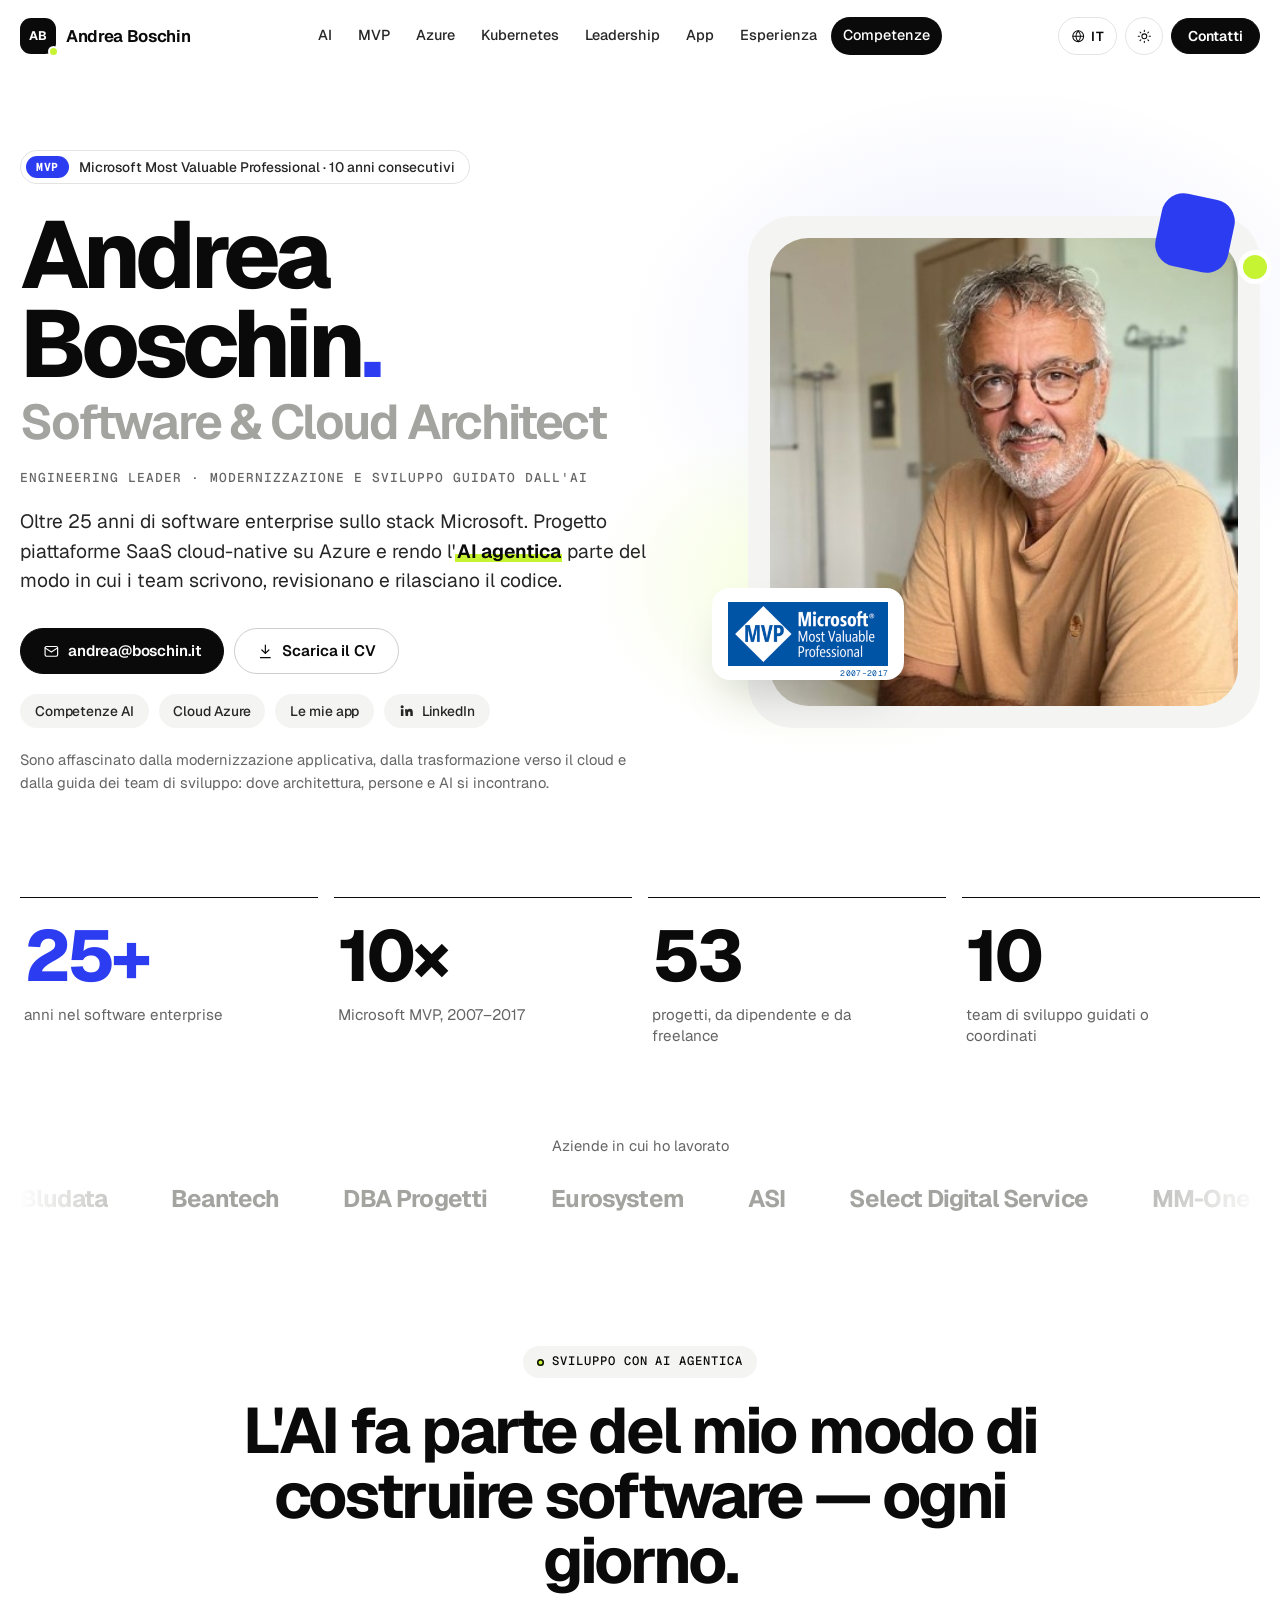
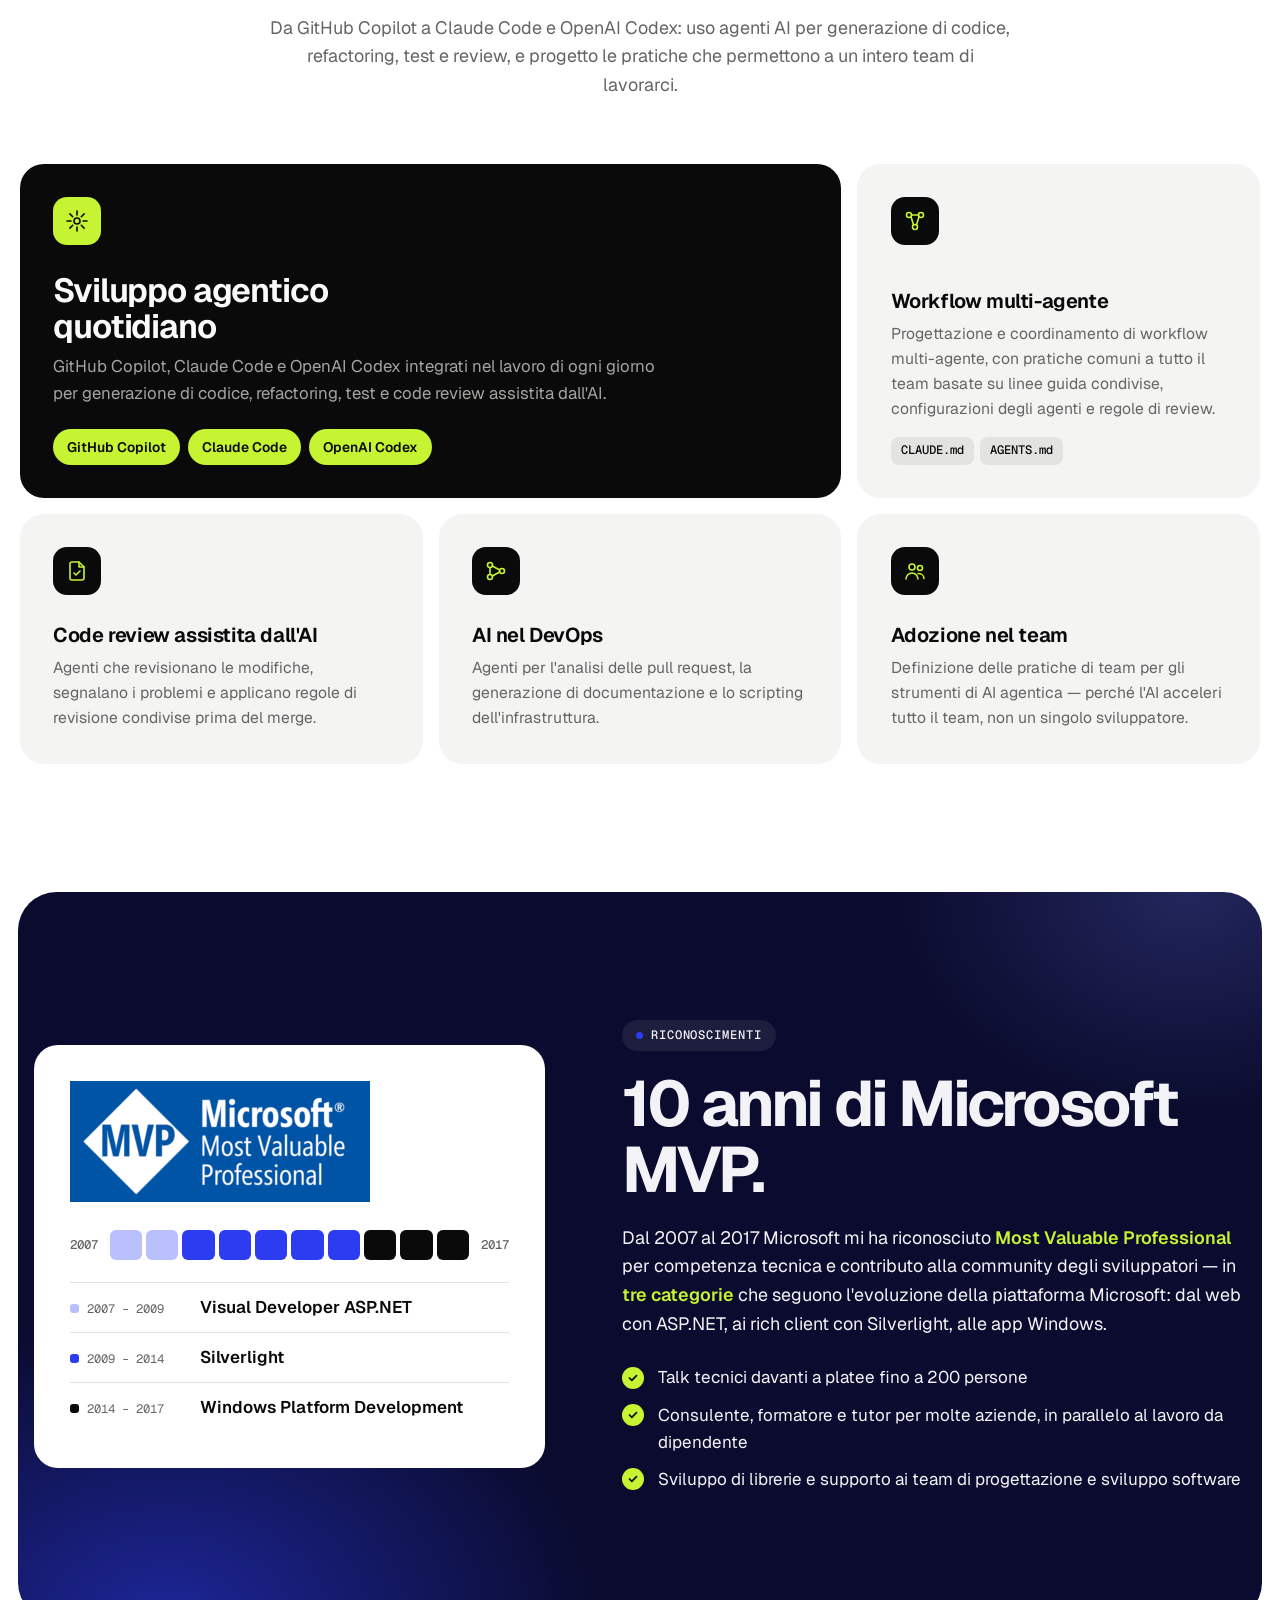
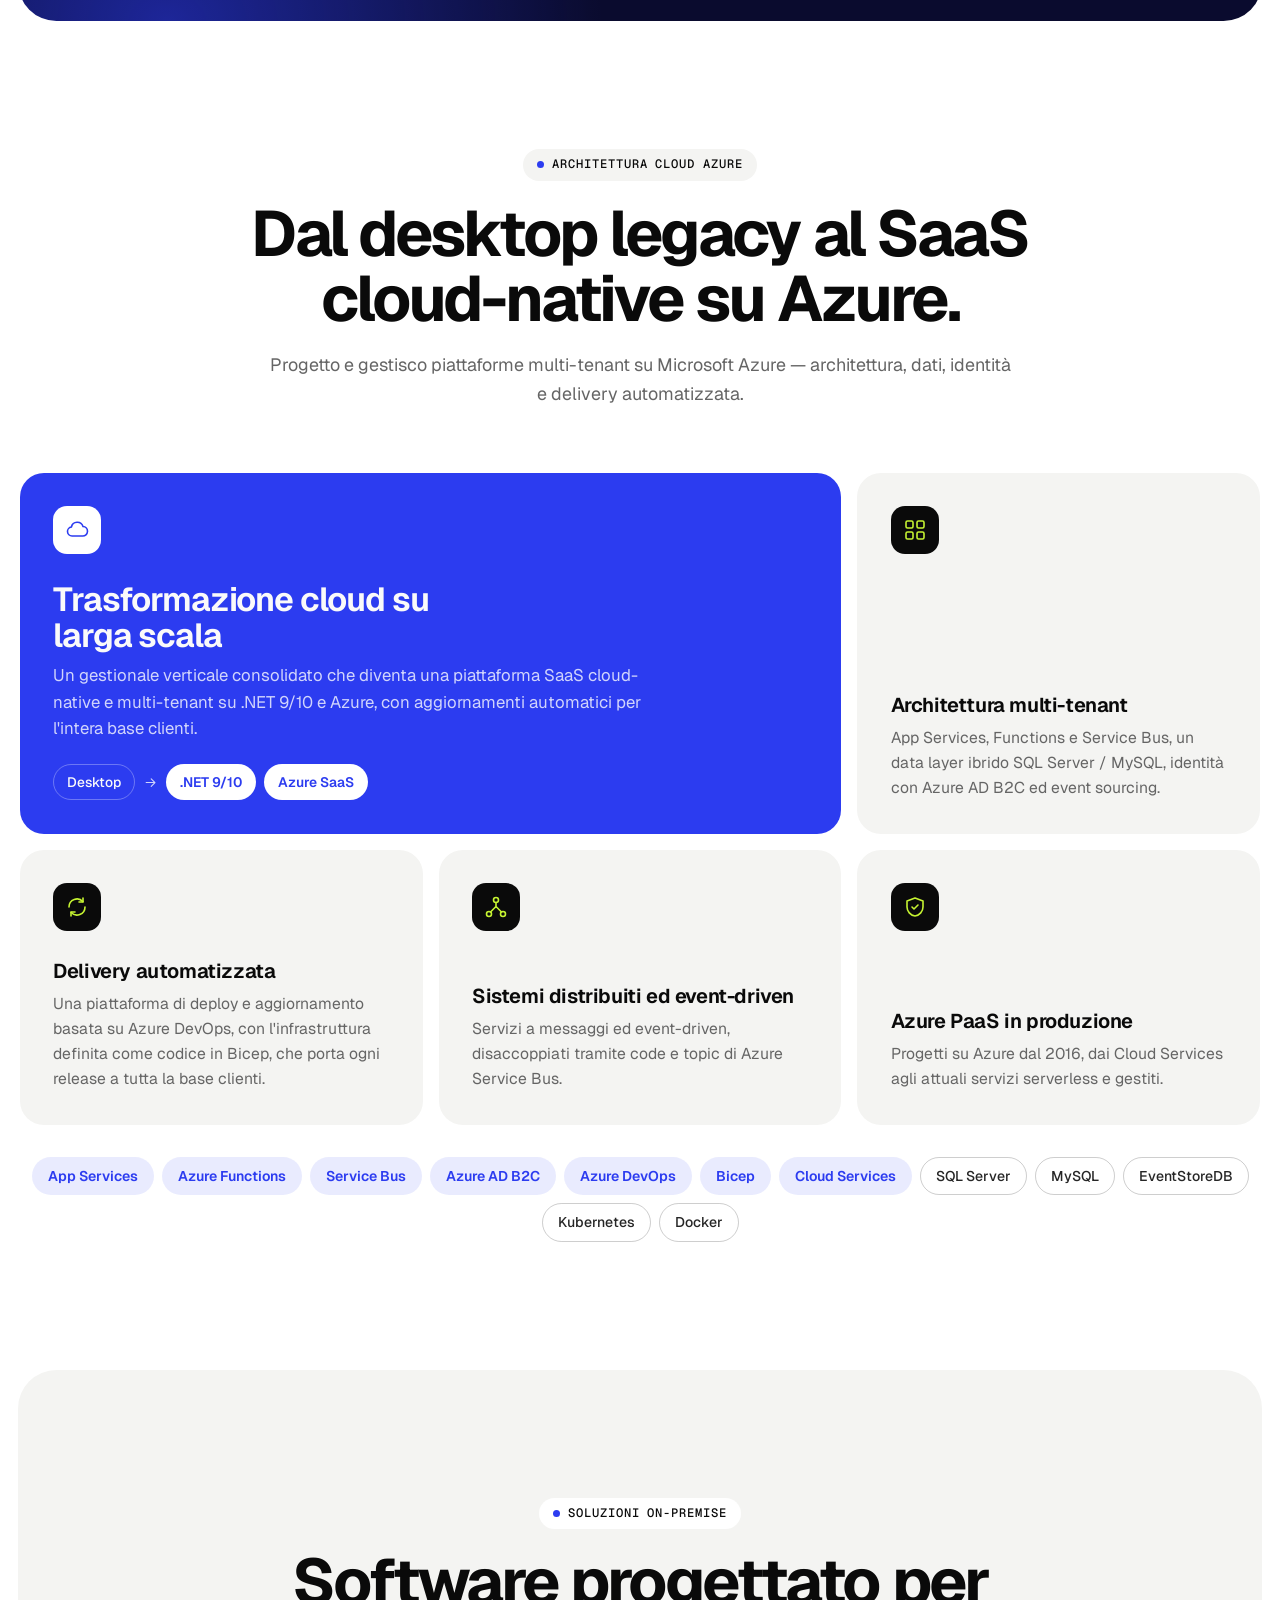
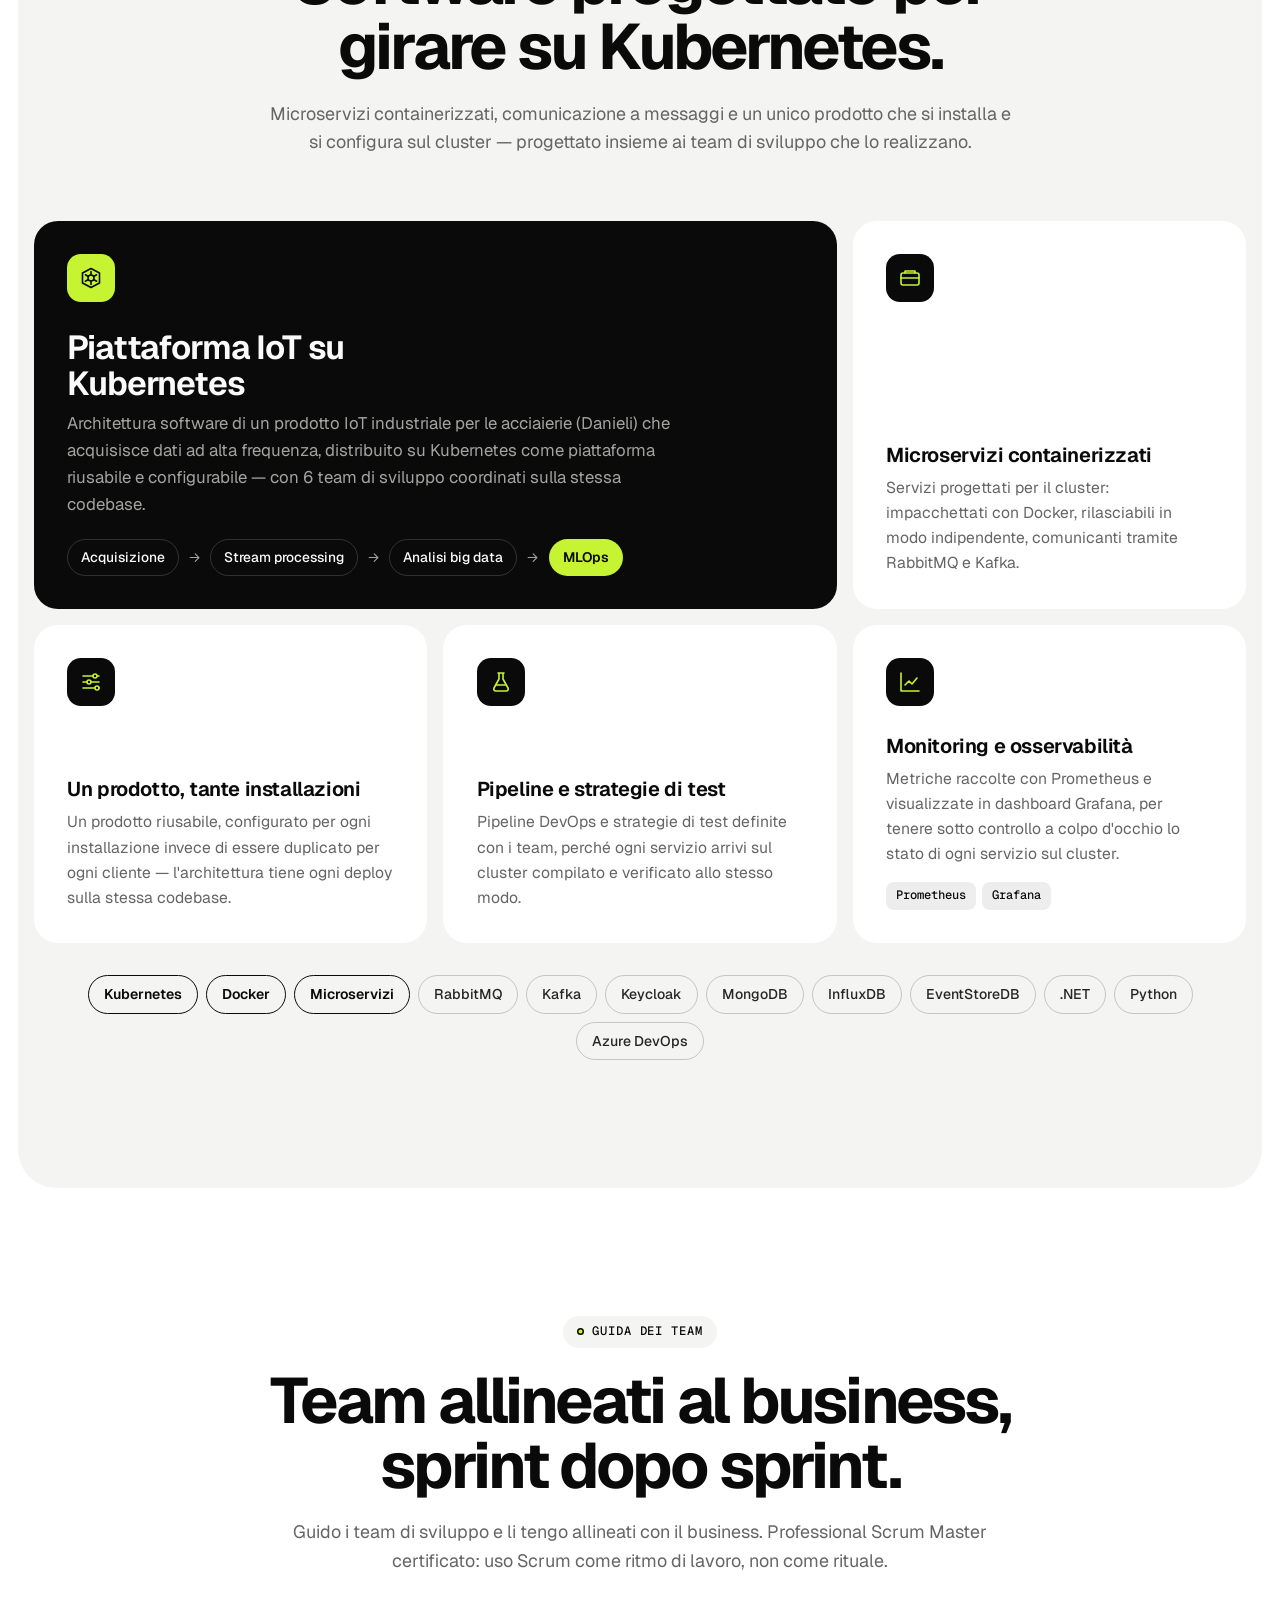
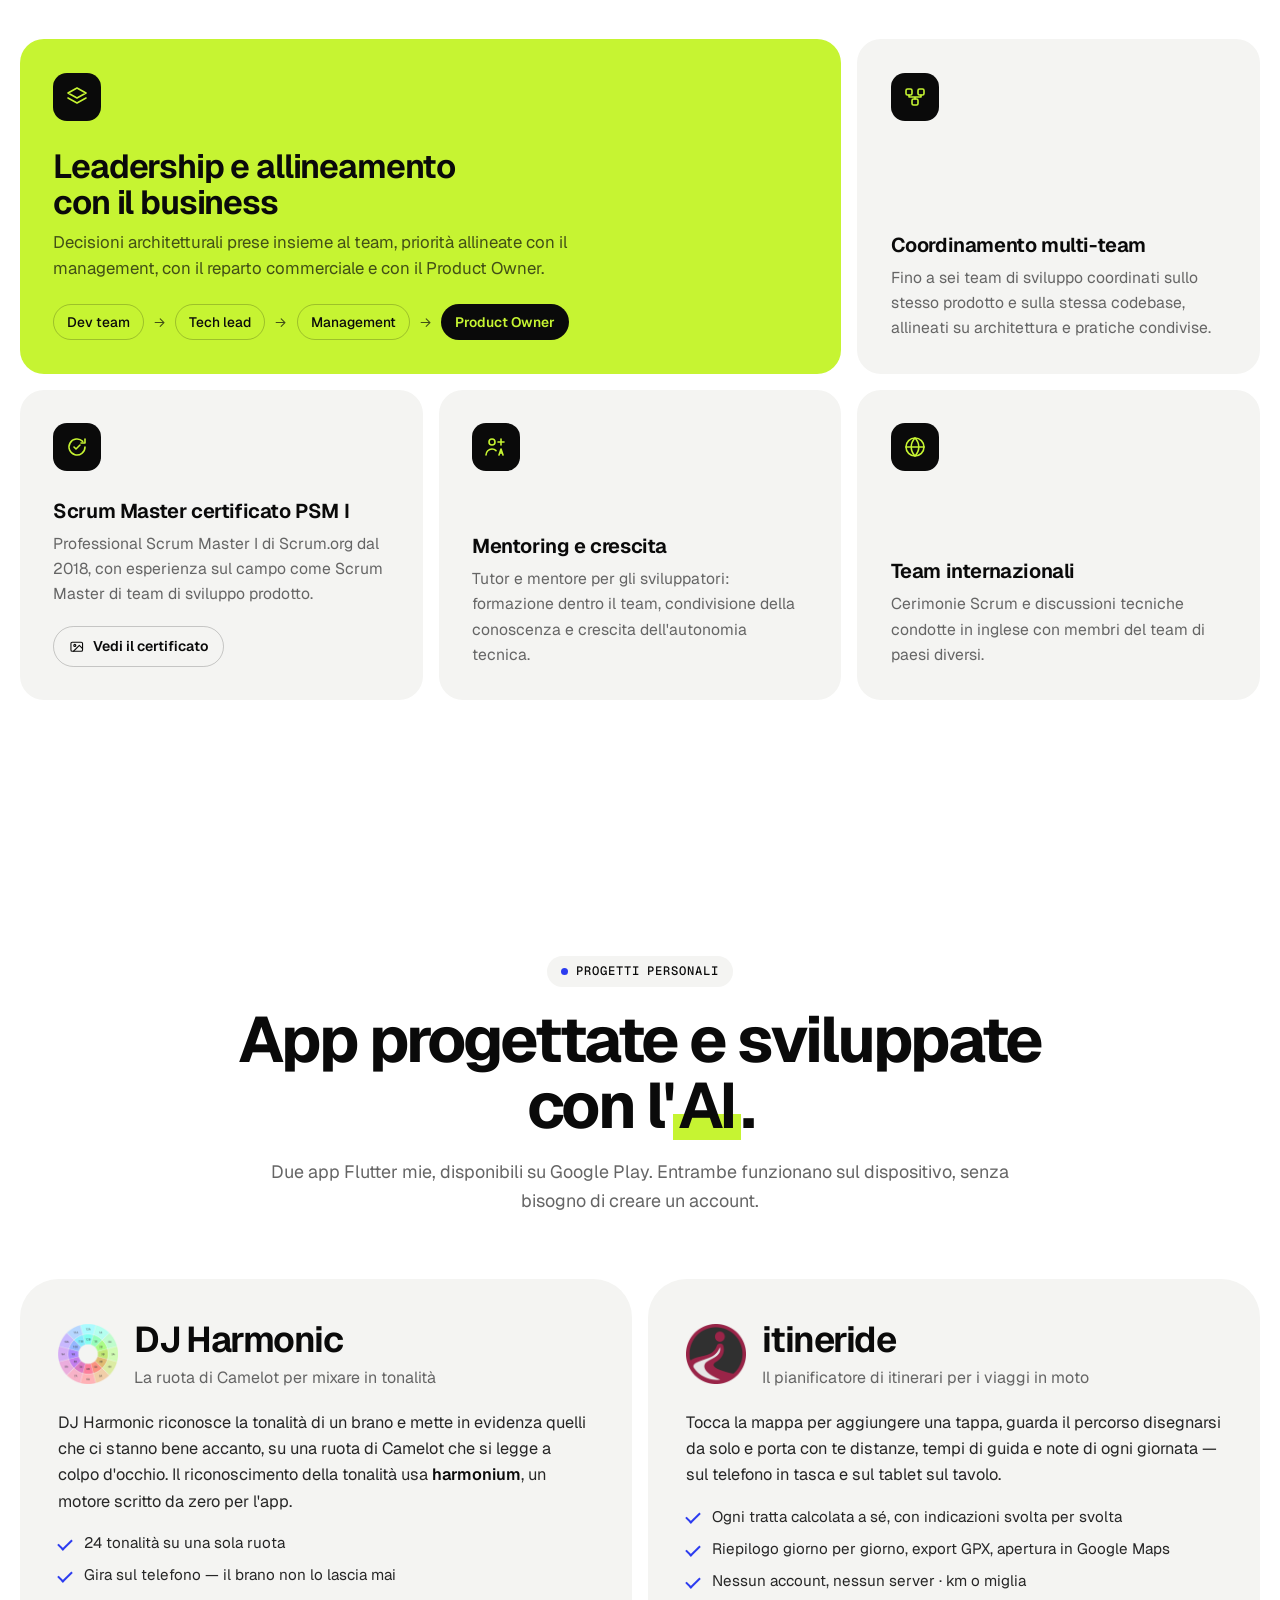
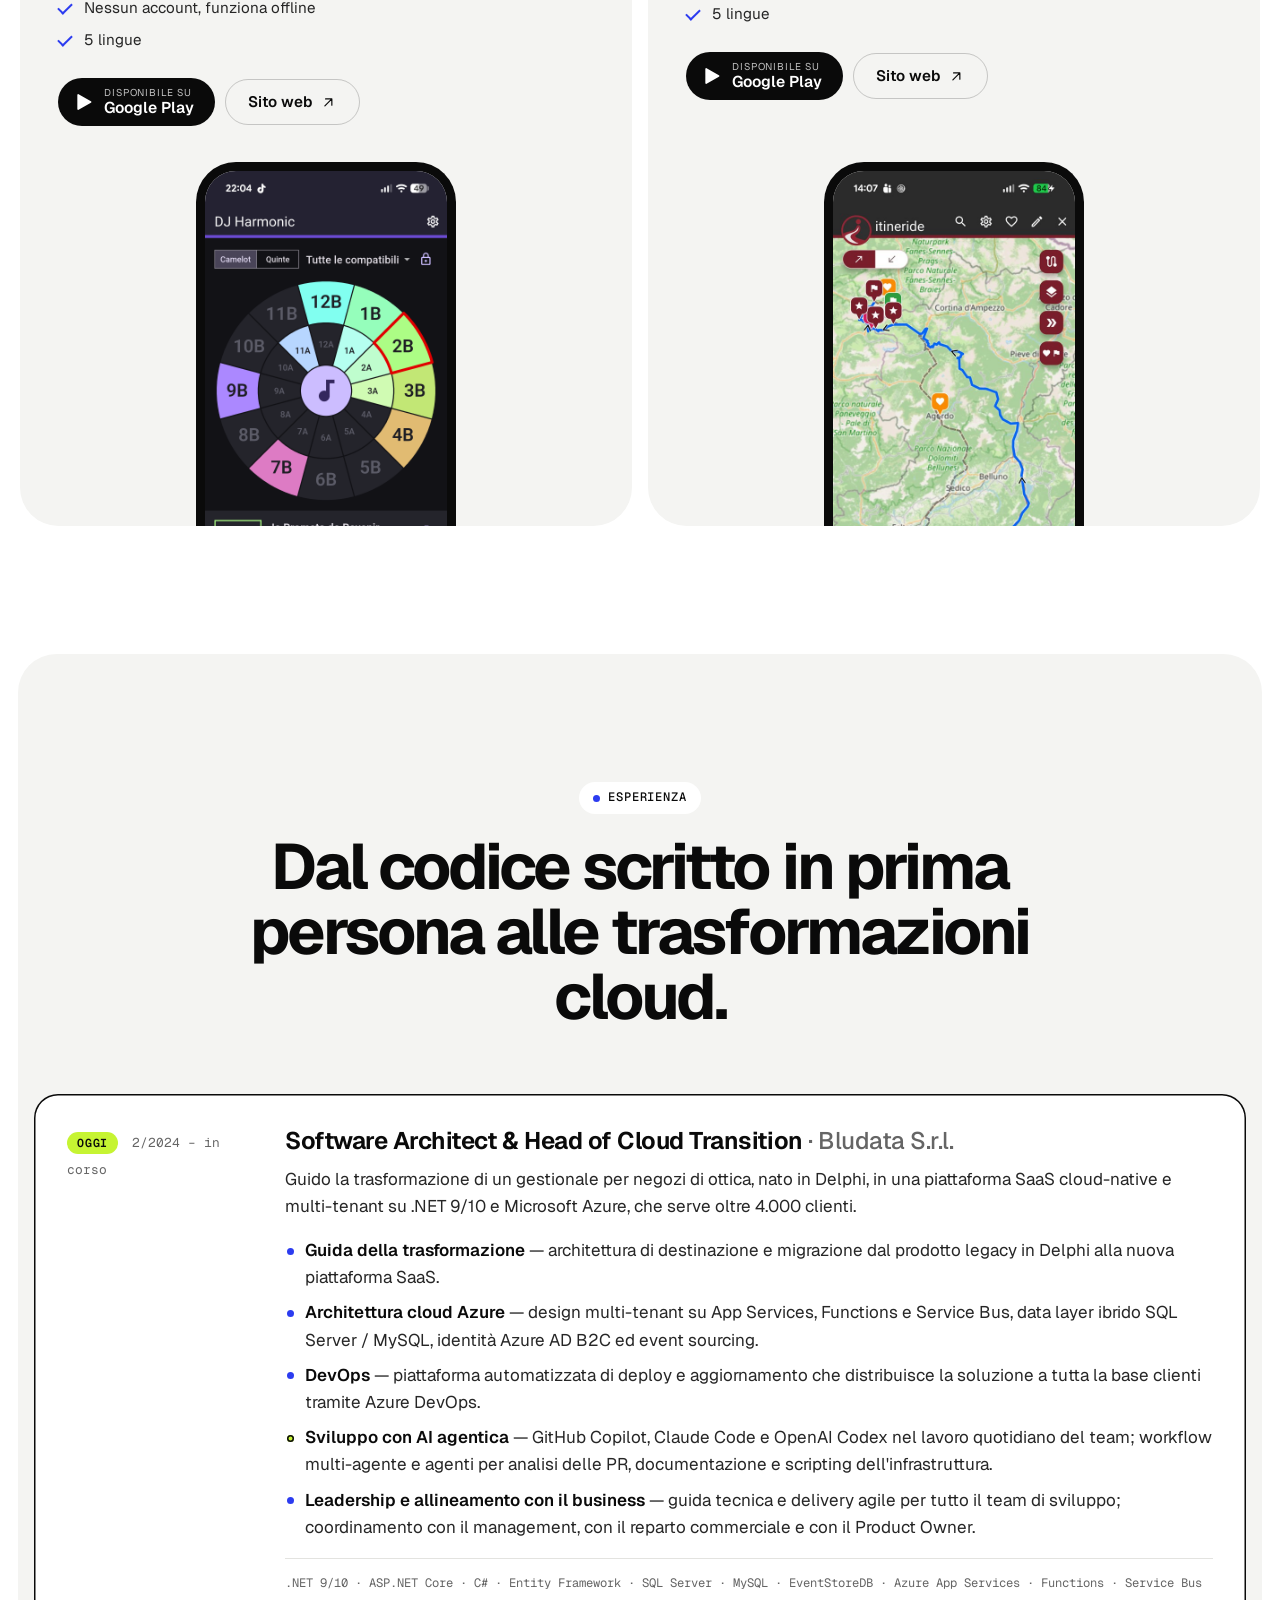
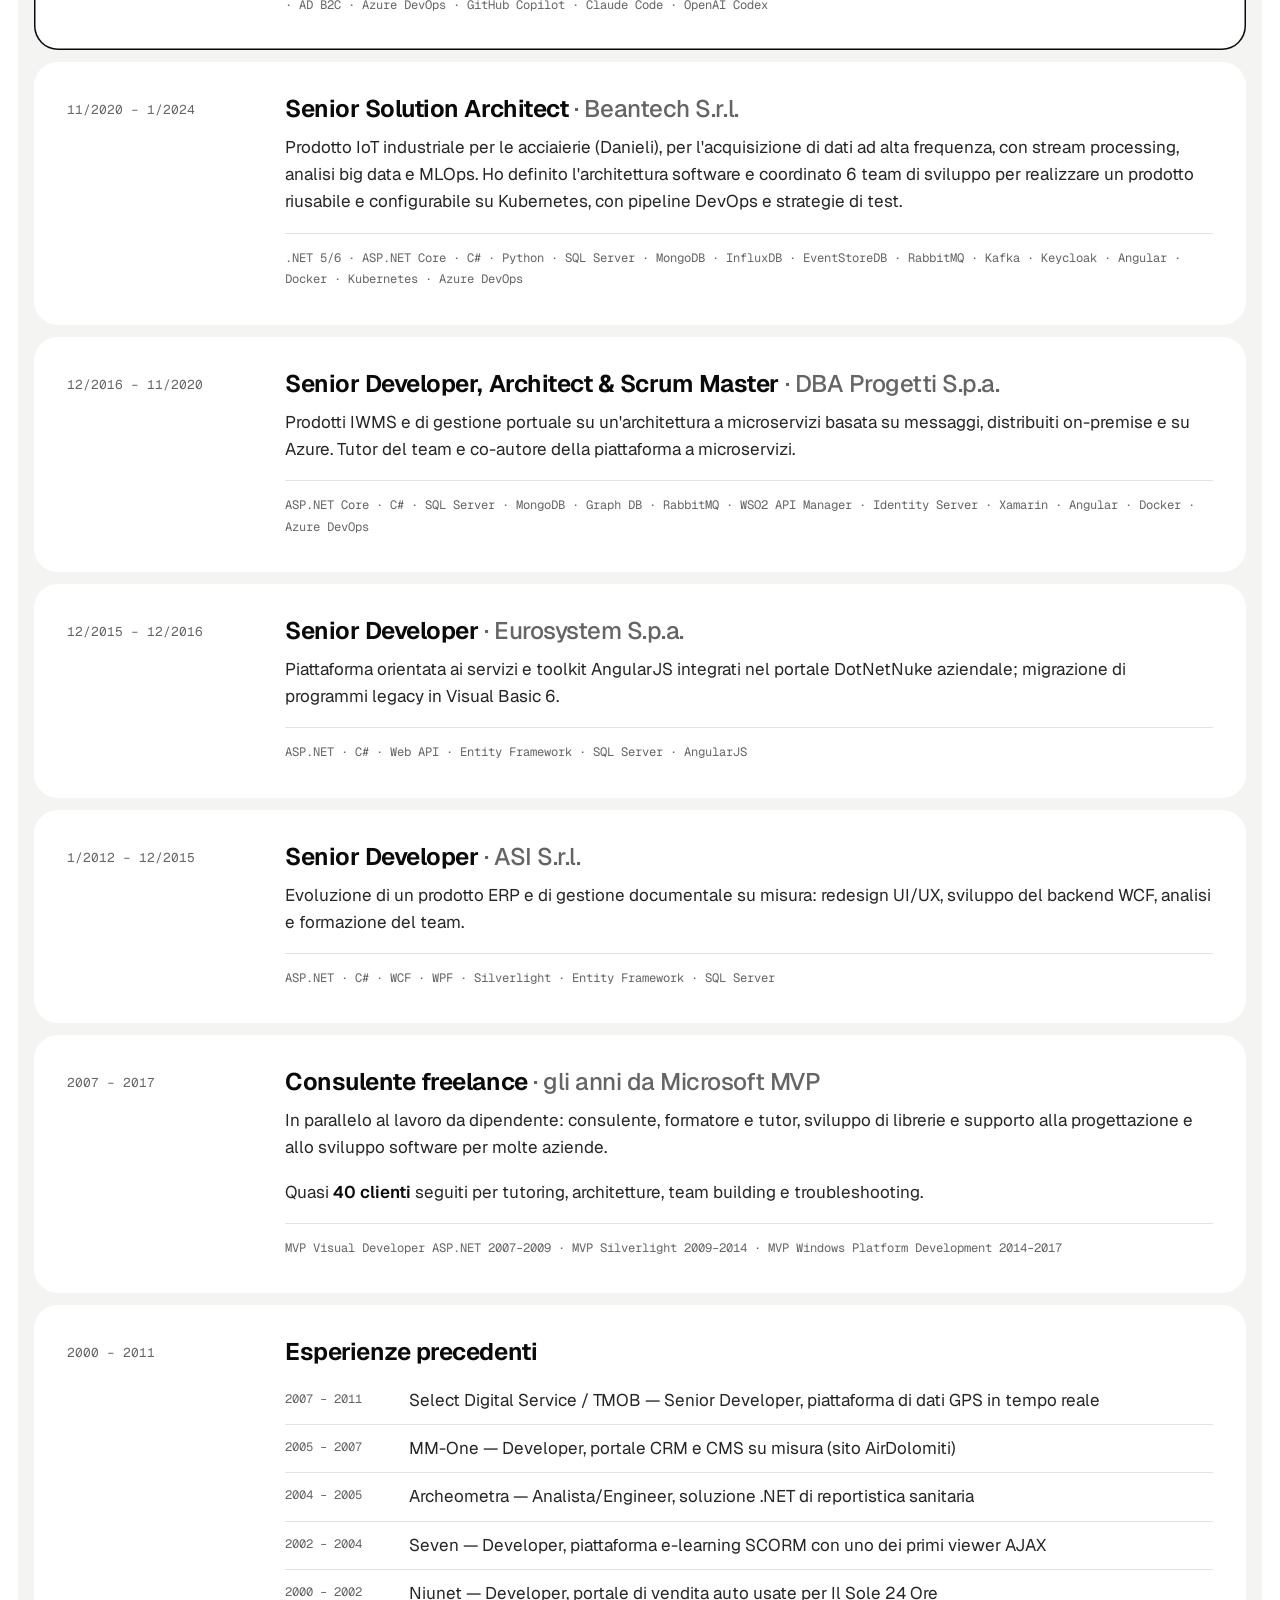
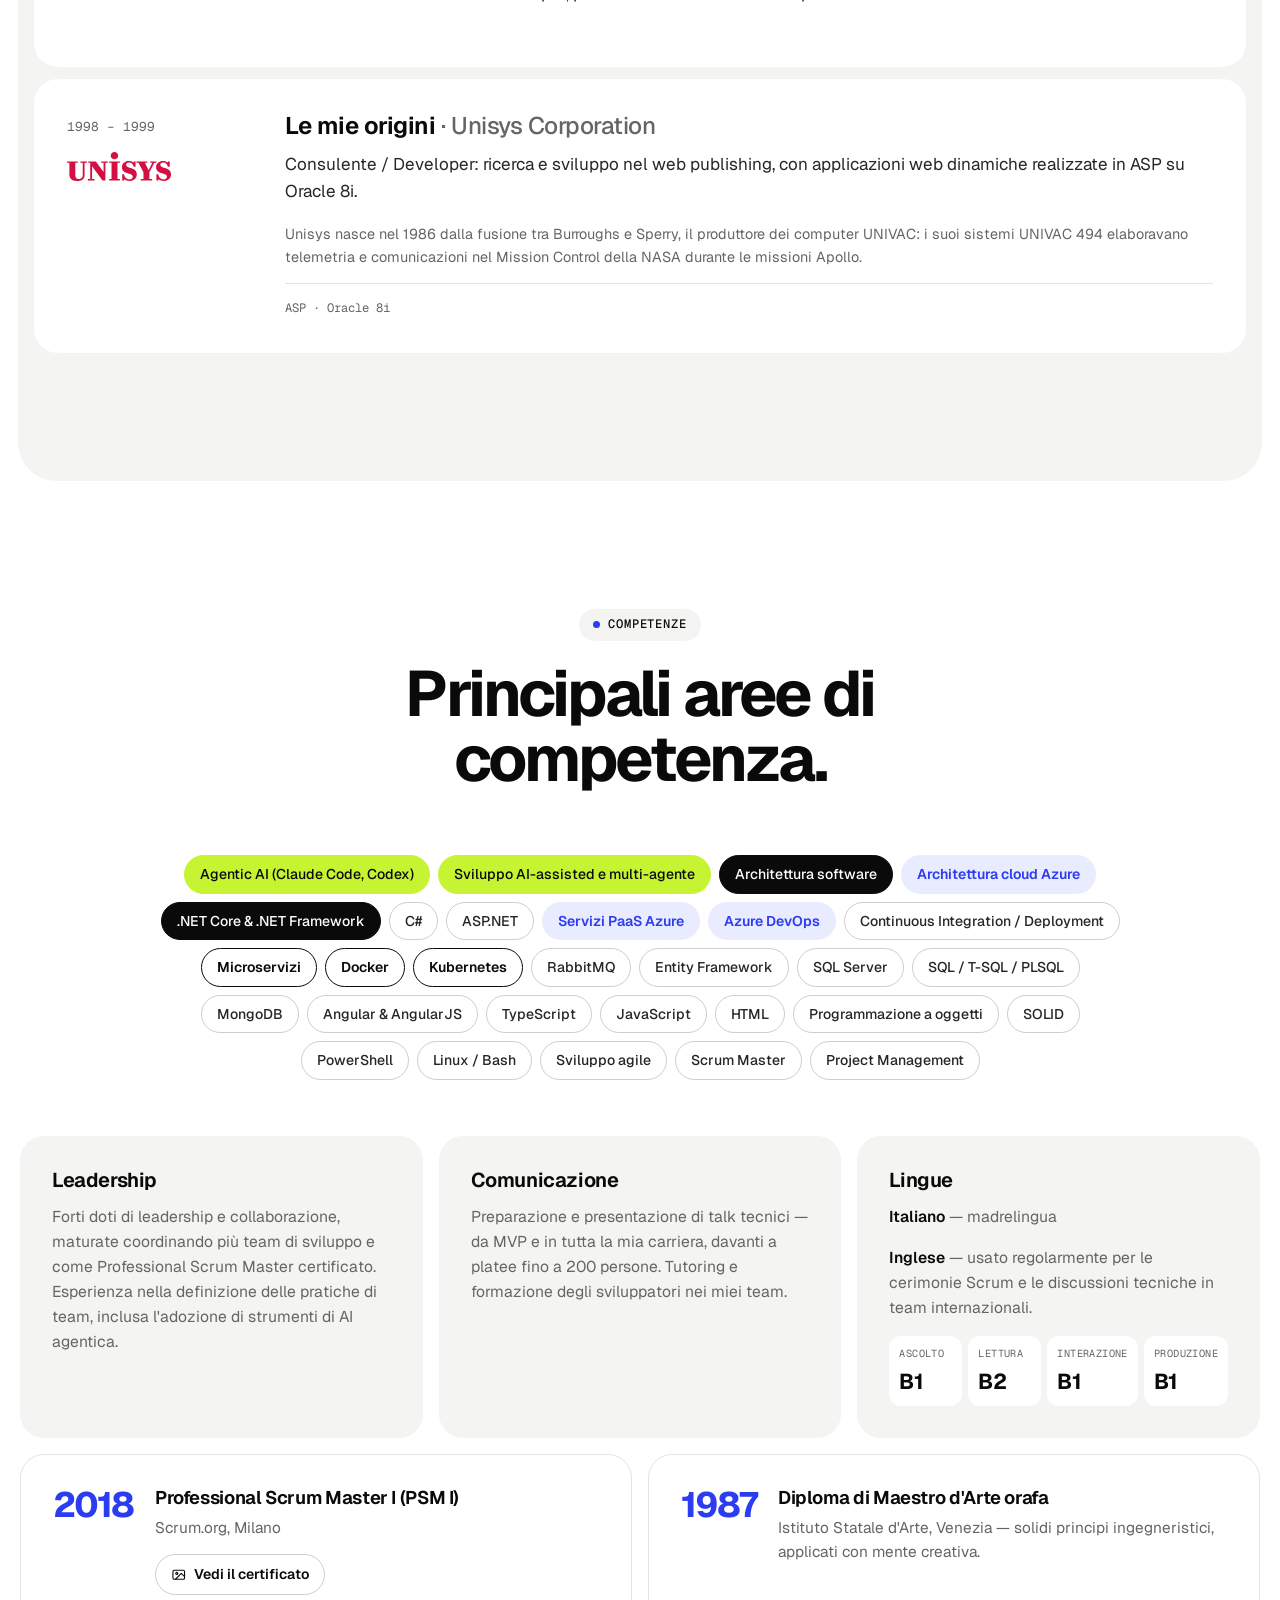
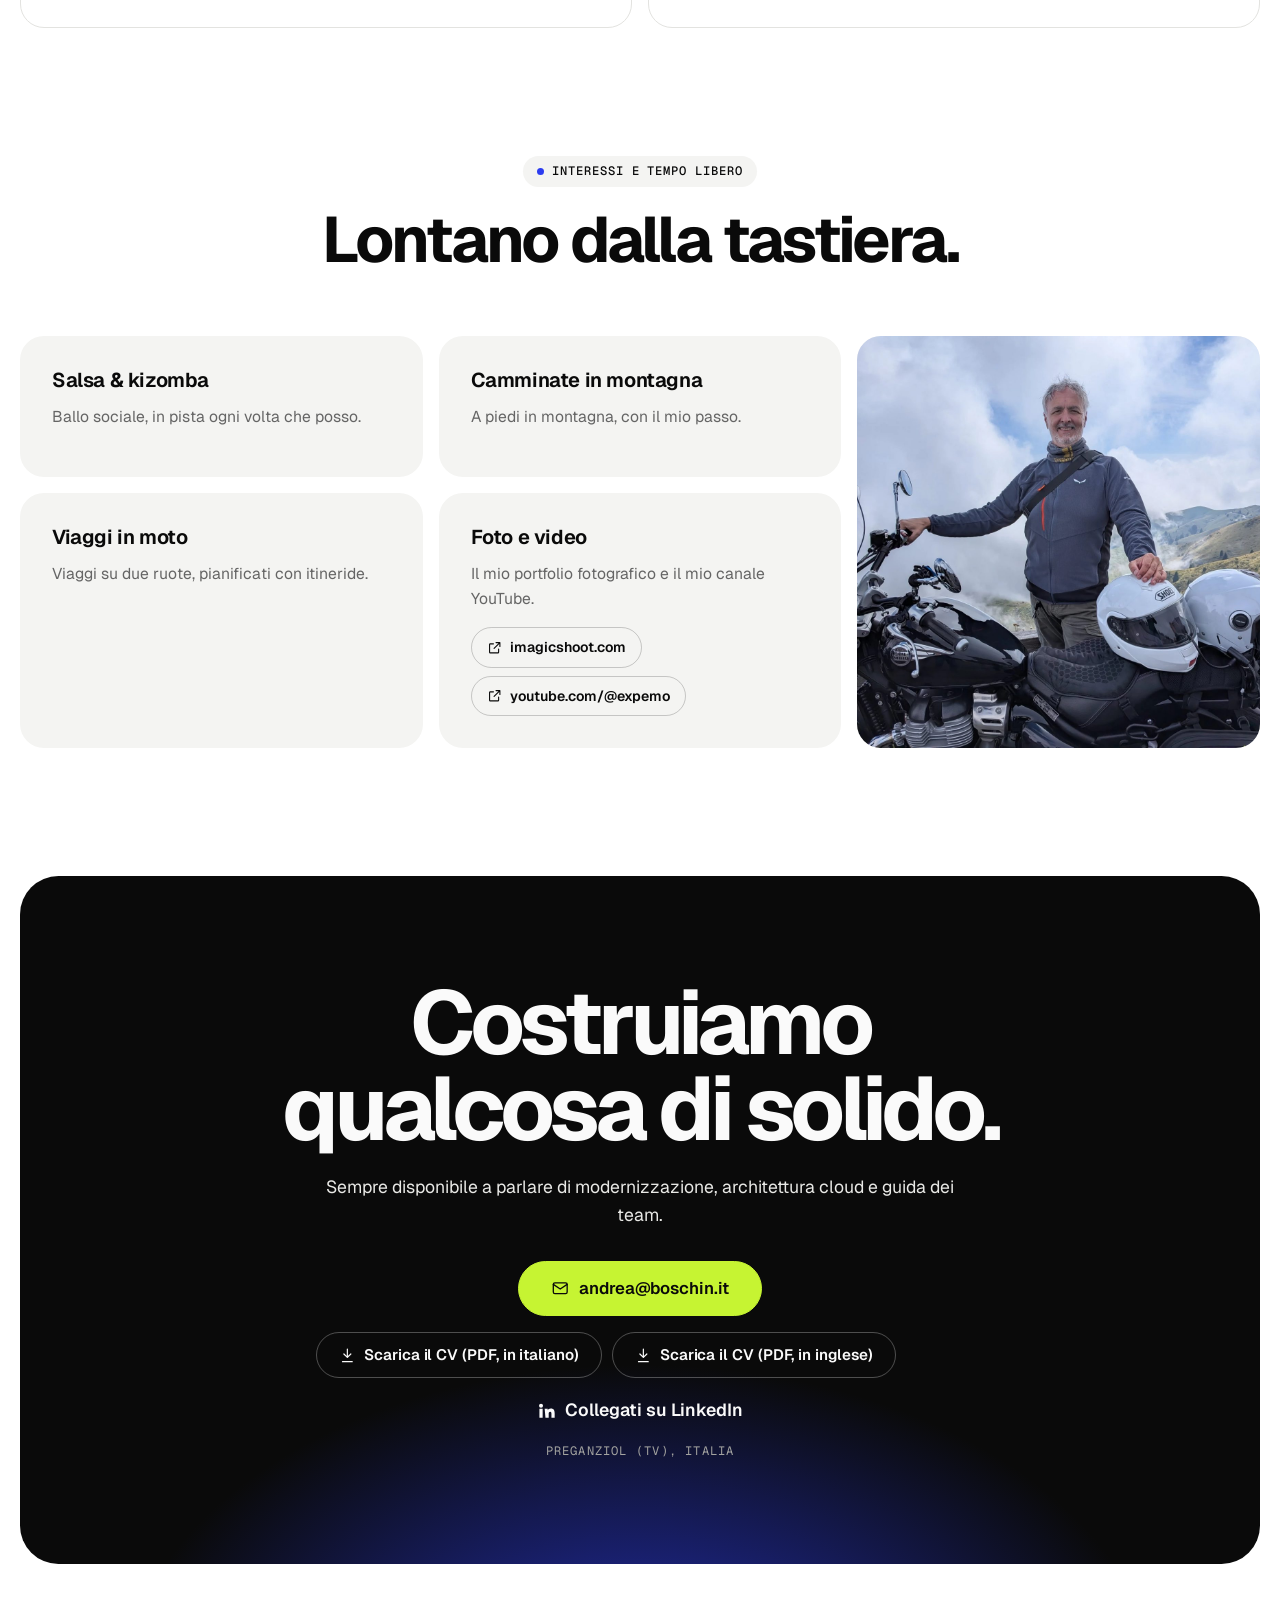
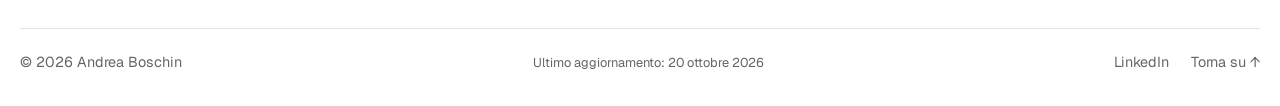
<file: wwwroot/it.html>
<!doctype html>
<html lang="it">
<head>
  <meta charset="utf-8">
  <meta name="viewport" content="width=device-width, initial-scale=1">
  <title>Andrea Boschin — Software & Cloud Architect</title>
  <meta name="description" content="Andrea Boschin — Software & Cloud Architect e responsabile tecnico. Modernizzazione da legacy a cloud, sviluppo con AI agentica, guida dei team. Microsoft MVP per dieci anni consecutivi.">
  <meta name="theme-color" content="#ffffff">
  <meta property="og:title" content="Andrea Boschin — Software & Cloud Architect">
  <meta property="og:description" content="Oltre 25 anni di software enterprise. Microsoft MVP 2007–2017. Sviluppo con AI agentica e architetture cloud su Azure.">
  <meta name="author" content="Andrea Boschin">
  <meta property="og:type" content="profile">
  <meta property="og:site_name" content="Andrea Boschin">
  <meta property="og:image" content="https://www.boschin.it/assets/andrea-boschin.jpg">
  <meta property="og:image:width" content="400">
  <meta property="og:image:height" content="400">
  <meta property="og:image:alt" content="Andrea Boschin">
  <meta property="profile:first_name" content="Andrea">
  <meta property="profile:last_name" content="Boschin">
  <meta name="twitter:card" content="summary">
  <link rel="me" href="https://www.linkedin.com/in/boschin/">
  <script type="application/ld+json">
    {
      "@context": "https://schema.org",
      "@type": "Person",
      "@id": "https://www.boschin.it/#person",
      "name": "Andrea Boschin",
      "givenName": "Andrea",
      "familyName": "Boschin",
      "url": "https://www.boschin.it/",
      "image": "https://www.boschin.it/assets/andrea-boschin.jpg",
      "jobTitle": "Software & Cloud Architect",
      "nationality": { "@type": "Country", "name": "Italy" },
      "sameAs": ["https://www.linkedin.com/in/boschin/"],
      "award": "Microsoft Most Valuable Professional (MVP), 2007–2017",
      "hasCredential": {
        "@type": "EducationalOccupationalCredential",
        "name": "Professional Scrum Master I (PSM I)",
        "credentialCategory": "certification",
        "recognizedBy": { "@type": "Organization", "name": "Scrum.org", "url": "https://www.scrum.org/" },
        "dateCreated": "2018-11-06"
      },
      "knowsAbout": [
        "Software architecture",
        "Cloud architecture",
        "Microsoft Azure",
        "Kubernetes",
        "Agentic AI engineering",
        "Application modernization",
        "Legacy system migration",
        "Engineering leadership",
        "Industrial IoT",
        "Scrum"
      ]
    }
  </script>
  <!-- i18n:seo (written by tools/build_i18n.py for each language: do not edit by hand) -->
  <link rel="canonical" href="https://www.boschin.it/it.html">
  <link rel="alternate" hreflang="en" href="https://www.boschin.it/">
  <link rel="alternate" hreflang="it" href="https://www.boschin.it/it.html">
  <link rel="alternate" hreflang="es" href="https://www.boschin.it/es.html">
  <link rel="alternate" hreflang="de" href="https://www.boschin.it/de.html">
  <link rel="alternate" hreflang="fr" href="https://www.boschin.it/fr.html">
  <link rel="alternate" hreflang="x-default" href="https://www.boschin.it/">
  <meta property="og:url" content="https://www.boschin.it/it.html">
  <meta property="og:locale" content="it_IT">
  <meta property="og:locale:alternate" content="en_GB">
  <meta property="og:locale:alternate" content="es_ES">
  <meta property="og:locale:alternate" content="de_DE">
  <meta property="og:locale:alternate" content="fr_FR">
  <script type="application/ld+json">{"@context": "https://schema.org", "@type": "ProfilePage", "@id": "https://www.boschin.it/it.html#page", "url": "https://www.boschin.it/it.html", "inLanguage": "it", "dateModified": "2026-10-20T00:00:00+02:00", "mainEntity": {"@id": "https://www.boschin.it/#person"}}</script>
  <!-- /i18n:seo -->
  <link rel="icon" href="data:image/svg+xml,%3Csvg xmlns='http://www.w3.org/2000/svg' viewBox='0 0 64 64'%3E%3Crect width='64' height='64' rx='16' fill='%230a0a0a'/%3E%3Ctext x='28' y='46' font-family='Arial,Helvetica,sans-serif' font-weight='700' font-size='38' fill='%23ffffff' text-anchor='middle'%3EB%3C/text%3E%3Ccircle cx='47' cy='42' r='5' fill='%23c6f432'/%3E%3C/svg%3E">
  <link rel="preconnect" href="https://fonts.googleapis.com">
  <link rel="preconnect" href="https://fonts.gstatic.com" crossorigin>
  <link href="https://fonts.googleapis.com/css2?family=Geist:wght@400..800&family=Geist+Mono:wght@400..600&display=swap" rel="stylesheet">
  <link rel="stylesheet" href="assets/site.css">
  <script>
    (function () {
      try {
        var t = localStorage.getItem('ab.theme');
        if (t === 'light' || t === 'dark') document.documentElement.setAttribute('data-theme', t);
      } catch (e) {}
    })();
  </script>
</head>
<body>
  <a class="skip" href="#main">Vai al contenuto</a>

  <header class="nav" id="top">
    <div class="wrap nav-inner">
      <a class="brand" href="#top" aria-label="Andrea Boschin, pagina iniziale">
        <span class="brand-mark">AB</span>
        <span class="brand-name">Andrea Boschin</span>
      </a>
      <nav class="nav-links" aria-label="Sezioni">
        <a href="#ai">AI</a>
        <a href="#mvp">MVP</a>
        <a href="#azure">Azure</a>
        <a href="#kubernetes">Kubernetes</a>
        <a href="#scrum">Leadership</a>
        <a href="#apps">App</a>
        <a href="#experience">Esperienza</a>
        <a href="#skills">Competenze</a>
      </nav>
      <div class="nav-actions">
        <details class="lang">
          <summary aria-label="Lingua"><svg viewBox="0 0 24 24" aria-hidden="true"><circle cx="12" cy="12" r="9"/><path d="M3 12h18M12 3c2.5 2.7 3.8 5.7 3.8 9s-1.3 6.3-3.8 9c-2.5-2.7-3.8-5.7-3.8-9S9.5 5.7 12 3z"/></svg><span class="lang-code">IT</span></summary>
          <ul>
            <li><a href="index.html?lang=en" hreflang="en" lang="en" data-lang="en">English</a></li>
            <li><a href="it.html" hreflang="it" lang="it" data-lang="it" aria-current="page">Italiano</a></li>
            <li><a href="es.html" hreflang="es" lang="es" data-lang="es">Español</a></li>
            <li><a href="de.html" hreflang="de" lang="de" data-lang="de">Deutsch</a></li>
            <li><a href="fr.html" hreflang="fr" lang="fr" data-lang="fr">Français</a></li>
          </ul>
        </details>
        <button class="theme-toggle" type="button" aria-label="Cambia tema chiaro o scuro">
          <svg class="i-sun" viewBox="0 0 24 24" aria-hidden="true"><circle cx="12" cy="12" r="4"/><path d="M12 2v2M12 20v2M4.9 4.9l1.4 1.4M17.7 17.7l1.4 1.4M2 12h2M20 12h2M4.9 19.1l1.4-1.4M17.7 6.3l1.4-1.4"/></svg>
          <svg class="i-moon" viewBox="0 0 24 24" aria-hidden="true"><path d="M21 12.8A9 9 0 1 1 11.2 3a7 7 0 0 0 9.8 9.8z"/></svg>
        </button>
        <a class="btn btn-small" href="#contact">Contatti</a>
      </div>
    </div>
  </header>

  <main id="main">

    <!-- HERO -->
    <section class="hero">
      <div class="hero-glow" aria-hidden="true"></div>
      <div class="wrap hero-grid">
        <div class="hero-copy reveal">
          <a class="mvp-pill" href="#mvp">
            <span class="mvp-pill-badge">MVP</span>
            Microsoft Most Valuable Professional · 10 anni consecutivi
          </a>
          <h1 class="hero-name">Andrea Boschin<span class="dot" aria-hidden="true">.</span></h1>
          <p class="hero-role">Software &amp; Cloud Architect</p>
          <p class="hero-sub">Engineering Leader · Modernizzazione e sviluppo guidato dall'AI</p>
          <p class="hero-lead">Oltre 25 anni di software enterprise sullo stack Microsoft. Progetto piattaforme SaaS cloud-native su Azure e rendo l'<strong class="ai-text">AI agentica</strong> parte del modo in cui i team scrivono, revisionano e rilasciano il codice.</p>
          <div class="hero-cta">
            <a class="btn" href="#contact" data-mail>
              <svg viewBox="0 0 24 24" aria-hidden="true"><rect x="3" y="5" width="18" height="14" rx="2"/><path d="m3 7 9 6 9-6"/></svg>
              <span data-mail-text>Scrivimi</span>
            </a>
            <a class="btn btn-ghost" href="#contact" data-cv>
              <svg viewBox="0 0 24 24" aria-hidden="true"><path d="M12 3v12M7 10l5 5 5-5M5 21h14"/></svg>
              <span>Scarica il CV</span>
            </a>
            <a class="btn btn-chip" href="#ai">Competenze AI</a>
            <a class="btn btn-chip" href="#azure">Cloud Azure</a>
            <a class="btn btn-chip" href="#apps">Le mie app</a>
            <a class="btn btn-chip" href="https://www.linkedin.com/in/boschin/" target="_blank" rel="me noopener">
              <svg class="i-li" viewBox="0 0 24 24" aria-hidden="true"><path d="M4.98 3.5a2.5 2.5 0 1 1 0 5 2.5 2.5 0 0 1 0-5zM3 9.75h4v11H3zM9.5 9.75h3.8v1.6h.05c.53-1 1.83-2.05 3.77-2.05 4.03 0 4.78 2.65 4.78 6.1v5.35h-4v-4.75c0-1.13-.02-2.6-1.58-2.6-1.59 0-1.83 1.24-1.83 2.52v4.83h-4z"/></svg>
              LinkedIn
            </a>
          </div>
          <p class="hero-note">Sono affascinato dalla modernizzazione applicativa, dalla trasformazione verso il cloud e dalla guida dei team di sviluppo: dove architettura, persone e AI si incontrano.</p>
        </div>

        <div class="hero-visual reveal">
          <div class="portrait">
            <img src="assets/andrea-boschin.jpg" alt="Ritratto di Andrea Boschin" width="400" height="400">
            <a class="portrait-card portrait-card--mvp" href="#mvp" aria-label="Microsoft MVP 2007–2017 — vai alla sezione sul riconoscimento">
              <img src="assets/mvp-logo.png" alt="" width="300" height="121">
              <span class="portrait-card-years" aria-hidden="true">2007–2017</span>
            </a>
          </div>
        </div>
      </div>

      <div class="wrap">
        <dl class="stats reveal">
          <div><dt>25+</dt><dd>anni nel software enterprise</dd></div>
          <div><dt>10&times;</dt><dd>Microsoft MVP, 2007–2017</dd></div>
          <div><dt>53</dt><dd>progetti, da dipendente e da freelance</dd></div>
          <div><dt>10</dt><dd>team di sviluppo guidati o coordinati</dd></div>
        </dl>

        <div class="worked reveal">
          <p class="worked-label">Aziende in cui ho lavorato</p>
          <div class="worked-track">
            <ul class="worked-list"><li>Bludata</li><li>Beantech</li><li>DBA Progetti</li><li>Eurosystem</li><li>ASI</li><li>Select Digital Service</li><li>MM-One</li><li>Archeometra</li><li>Seven</li><li>Niunet</li><li>Unisys</li></ul>
            <ul class="worked-list" aria-hidden="true"><li>Bludata</li><li>Beantech</li><li>DBA Progetti</li><li>Eurosystem</li><li>ASI</li><li>Select Digital Service</li><li>MM-One</li><li>Archeometra</li><li>Seven</li><li>Niunet</li><li>Unisys</li></ul>
          </div>
        </div>
      </div>
    </section>

    <!-- AI -->
    <section class="section section-ai" id="ai">
      <div class="wrap">
        <header class="section-head reveal">
          <p class="eyebrow eyebrow-ai">Sviluppo con AI agentica</p>
          <h2>L'AI fa parte del mio modo di costruire software — ogni giorno.</h2>
          <p class="section-lead">Da GitHub Copilot a Claude Code e OpenAI Codex: uso agenti AI per generazione di codice, refactoring, test e review, e progetto le pratiche che permettono a un intero team di lavorarci.</p>
        </header>

        <div class="bento">
          <article class="tile tile-xl reveal">
            <div class="tile-icon" aria-hidden="true">
              <svg viewBox="0 0 24 24"><path d="M12 2v4M12 18v4M4.9 4.9l2.8 2.8M16.3 16.3l2.8 2.8M2 12h4M18 12h4M4.9 19.1l2.8-2.8M16.3 7.7l2.8-2.8"/><circle cx="12" cy="12" r="3"/></svg>
            </div>
            <h3>Sviluppo agentico quotidiano</h3>
            <p>GitHub Copilot, Claude Code e OpenAI Codex integrati nel lavoro di ogni giorno per generazione di codice, refactoring, test e code review assistita dall'AI.</p>
            <div class="evolution" aria-label="Strumenti AI per lo sviluppo">
              <span class="hl">GitHub Copilot</span>
              <span class="hl">Claude Code</span>
              <span class="hl">OpenAI Codex</span>
            </div>
          </article>

          <article class="tile reveal">
            <div class="tile-icon" aria-hidden="true">
              <svg viewBox="0 0 24 24"><circle cx="6" cy="6" r="2.5"/><circle cx="18" cy="6" r="2.5"/><circle cx="12" cy="18" r="2.5"/><path d="M8 7.5 10.5 16M16 7.5 13.5 16M8.5 6h7"/></svg>
            </div>
            <h3>Workflow multi-agente</h3>
            <p>Progettazione e coordinamento di workflow multi-agente, con pratiche comuni a tutto il team basate su linee guida condivise, configurazioni degli agenti e regole di review.</p>
            <p class="code-tags"><code>CLAUDE.md</code> <code>AGENTS.md</code></p>
          </article>

          <article class="tile reveal">
            <div class="tile-icon" aria-hidden="true">
              <svg viewBox="0 0 24 24"><path d="M14 3H7a2 2 0 0 0-2 2v14a2 2 0 0 0 2 2h10a2 2 0 0 0 2-2V8z"/><path d="M14 3v5h5"/><path d="m9 14 2 2 4-4"/></svg>
            </div>
            <h3>Code review assistita dall'AI</h3>
            <p>Agenti che revisionano le modifiche, segnalano i problemi e applicano regole di revisione condivise prima del merge.</p>
          </article>

          <article class="tile reveal">
            <div class="tile-icon" aria-hidden="true">
              <svg viewBox="0 0 24 24"><circle cx="6" cy="6" r="2.5"/><circle cx="6" cy="18" r="2.5"/><circle cx="18" cy="12" r="2.5"/><path d="M6 8.5v7M8.3 7l7.4 4M8.3 17l7.4-4"/></svg>
            </div>
            <h3>AI nel DevOps</h3>
            <p>Agenti per l'analisi delle pull request, la generazione di documentazione e lo scripting dell'infrastruttura.</p>
          </article>

          <article class="tile reveal">
            <div class="tile-icon" aria-hidden="true">
              <svg viewBox="0 0 24 24"><circle cx="9" cy="8" r="3"/><circle cx="17" cy="9" r="2.5"/><path d="M3 20c0-3.3 2.7-6 6-6s6 2.7 6 6M15 14.5c3 0 6 1.8 6 5"/></svg>
            </div>
            <h3>Adozione nel team</h3>
            <p>Definizione delle pratiche di team per gli strumenti di AI agentica — perché l'AI acceleri tutto il team, non un singolo sviluppatore.</p>
          </article>
        </div>
      </div>
    </section>

    <!-- MVP -->
    <section class="section section-mvp" id="mvp">
      <div class="wrap mvp-grid">
        <div class="mvp-logo reveal">
          <img src="assets/mvp-logo.png" alt="Microsoft Most Valuable Professional" width="300" height="121">
          <div class="mvp-years" aria-label="Dieci anni consecutivi, dal 2007 al 2017">
            <span class="mvp-year-label">2007</span>
            <ol class="mvp-bar" aria-hidden="true">
              <li class="c1"></li><li class="c1"></li>
              <li class="c2"></li><li class="c2"></li><li class="c2"></li><li class="c2"></li><li class="c2"></li>
              <li class="c3"></li><li class="c3"></li><li class="c3"></li>
            </ol>
            <span class="mvp-year-label">2017</span>
          </div>
          <ol class="mvp-awards">
            <li class="c1">
              <span class="mvp-award-years">2007 – 2009</span>
              <span class="mvp-award-name">Visual Developer ASP.NET</span>
            </li>
            <li class="c2">
              <span class="mvp-award-years">2009 – 2014</span>
              <span class="mvp-award-name">Silverlight</span>
            </li>
            <li class="c3">
              <span class="mvp-award-years">2014 – 2017</span>
              <span class="mvp-award-name">Windows Platform Development</span>
            </li>
          </ol>
        </div>
        <div class="mvp-copy reveal">
          <p class="eyebrow eyebrow-mvp">Riconoscimenti</p>
          <h2>10 anni di Microsoft MVP.</h2>
          <p>Dal 2007 al 2017 Microsoft mi ha riconosciuto <strong>Most Valuable Professional</strong> per competenza tecnica e contributo alla community degli sviluppatori — in <strong>tre categorie</strong> che seguono l'evoluzione della piattaforma Microsoft: dal web con ASP.NET, ai rich client con Silverlight, alle app Windows.</p>
          <ul class="checks">
            <li>Talk tecnici davanti a platee fino a 200 persone</li>
            <li>Consulente, formatore e tutor per molte aziende, in parallelo al lavoro da dipendente</li>
            <li>Sviluppo di librerie e supporto ai team di progettazione e sviluppo software</li>
          </ul>
        </div>
      </div>
    </section>

    <!-- AZURE -->
    <section class="section section-azure" id="azure">
      <div class="wrap">
        <header class="section-head reveal">
          <p class="eyebrow eyebrow-azure">Architettura cloud Azure</p>
          <h2>Dal desktop legacy al SaaS cloud-native su Azure.</h2>
          <p class="section-lead">Progetto e gestisco piattaforme multi-tenant su Microsoft Azure — architettura, dati, identità e delivery automatizzata.</p>
        </header>

        <div class="bento">
          <article class="tile tile-azure tile-xl reveal">
            <div class="tile-icon" aria-hidden="true">
              <svg viewBox="0 0 24 24"><path d="M7 18a4.5 4.5 0 0 1-.6-8.96A6 6 0 0 1 18 8.5a4 4 0 0 1-.5 9.5z"/></svg>
            </div>
            <h3>Trasformazione cloud su larga scala</h3>
            <p>Un gestionale verticale consolidato che diventa una piattaforma SaaS cloud-native e multi-tenant su .NET 9/10 e Azure, con aggiornamenti automatici per l'intera base clienti.</p>
            <div class="migration" aria-label="Percorso di migrazione">
              <span>Desktop</span>
              <svg viewBox="0 0 24 24" aria-hidden="true"><path d="M5 12h14M13 6l6 6-6 6"/></svg>
              <span class="hl">.NET 9/10</span>
              <span class="hl">Azure SaaS</span>
            </div>
          </article>

          <article class="tile tile-azure reveal">
            <div class="tile-icon" aria-hidden="true">
              <svg viewBox="0 0 24 24"><rect x="3" y="3" width="7" height="7" rx="1.5"/><rect x="14" y="3" width="7" height="7" rx="1.5"/><rect x="3" y="14" width="7" height="7" rx="1.5"/><rect x="14" y="14" width="7" height="7" rx="1.5"/></svg>
            </div>
            <h3>Architettura multi-tenant</h3>
            <p>App Services, Functions e Service Bus, un data layer ibrido SQL Server / MySQL, identità con Azure AD B2C ed event sourcing.</p>
          </article>

          <article class="tile tile-azure reveal">
            <div class="tile-icon" aria-hidden="true">
              <svg viewBox="0 0 24 24"><path d="M4 12a8 8 0 0 1 14-5.3M20 12a8 8 0 0 1-14 5.3"/><path d="M18 3v4h-4M6 21v-4h4"/></svg>
            </div>
            <h3>Delivery automatizzata</h3>
            <p>Una piattaforma di deploy e aggiornamento basata su Azure DevOps, con l'infrastruttura definita come codice in Bicep, che porta ogni release a tutta la base clienti.</p>
          </article>

          <article class="tile tile-azure reveal">
            <div class="tile-icon" aria-hidden="true">
              <svg viewBox="0 0 24 24"><circle cx="12" cy="5" r="2.5"/><circle cx="5" cy="19" r="2.5"/><circle cx="19" cy="19" r="2.5"/><path d="M12 7.5v4M12 11.5 6.5 17M12 11.5l5.5 5.5"/></svg>
            </div>
            <h3>Sistemi distribuiti ed event-driven</h3>
            <p>Servizi a messaggi ed event-driven, disaccoppiati tramite code e topic di Azure Service Bus.</p>
          </article>

          <article class="tile tile-azure reveal">
            <div class="tile-icon" aria-hidden="true">
              <svg viewBox="0 0 24 24"><path d="M12 3 4 6v6c0 4.4 3.4 8.3 8 9 4.6-.7 8-4.6 8-9V6z"/><path d="m9 12 2 2 4-4"/></svg>
            </div>
            <h3>Azure PaaS in produzione</h3>
            <p>Progetti su Azure dal 2016, dai Cloud Services agli attuali servizi serverless e gestiti.</p>
          </article>
        </div>

        <ul class="chips chips-azure reveal" aria-label="Servizi Azure">
          <li class="chip chip-azure">App Services</li>
          <li class="chip chip-azure">Azure Functions</li>
          <li class="chip chip-azure">Service Bus</li>
          <li class="chip chip-azure">Azure AD B2C</li>
          <li class="chip chip-azure">Azure DevOps</li>
          <li class="chip chip-azure">Bicep</li>
          <li class="chip chip-azure">Cloud Services</li>
          <li class="chip">SQL Server</li>
          <li class="chip">MySQL</li>
          <li class="chip">EventStoreDB</li>
          <li class="chip">Kubernetes</li>
          <li class="chip">Docker</li>
        </ul>
      </div>
    </section>

    <!-- KUBERNETES -->
    <section class="section section-k8s" id="kubernetes">
      <div class="wrap">
        <header class="section-head reveal">
          <p class="eyebrow eyebrow-k8s">Soluzioni on-premise</p>
          <h2>Software progettato per girare su Kubernetes.</h2>
          <p class="section-lead">Microservizi containerizzati, comunicazione a messaggi e un unico prodotto che si installa e si configura sul cluster — progettato insieme ai team di sviluppo che lo realizzano.</p>
        </header>

        <div class="bento">
          <article class="tile tile-k8s tile-xl reveal">
            <div class="tile-icon" aria-hidden="true">
              <svg viewBox="0 0 24 24"><path d="M12 2.5 20.5 7v10L12 21.5 3.5 17V7z"/><circle cx="12" cy="12" r="3"/><path d="M12 5.5V9M12 15v3.5M6.4 8.8 9.4 10.5M14.6 13.5l3 1.7M6.4 15.2l3-1.7M14.6 10.5l3-1.7"/></svg>
            </div>
            <h3>Piattaforma IoT su Kubernetes</h3>
            <p>Architettura software di un prodotto IoT industriale per le acciaierie (Danieli) che acquisisce dati ad alta frequenza, distribuito su Kubernetes come piattaforma riusabile e configurabile — con 6 team di sviluppo coordinati sulla stessa codebase.</p>
            <div class="pipeline" aria-label="Pipeline dei dati">
              <span>Acquisizione</span>
              <svg viewBox="0 0 24 24" aria-hidden="true"><path d="M5 12h14M13 6l6 6-6 6"/></svg>
              <span>Stream processing</span>
              <svg viewBox="0 0 24 24" aria-hidden="true"><path d="M5 12h14M13 6l6 6-6 6"/></svg>
              <span>Analisi big data</span>
              <svg viewBox="0 0 24 24" aria-hidden="true"><path d="M5 12h14M13 6l6 6-6 6"/></svg>
              <span class="hl">MLOps</span>
            </div>
          </article>

          <article class="tile tile-k8s reveal">
            <div class="tile-icon" aria-hidden="true">
              <svg viewBox="0 0 24 24"><rect x="3" y="7" width="18" height="12" rx="2"/><path d="M7 7V5h10v2M3 12h18"/></svg>
            </div>
            <h3>Microservizi containerizzati</h3>
            <p>Servizi progettati per il cluster: impacchettati con Docker, rilasciabili in modo indipendente, comunicanti tramite RabbitMQ e Kafka.</p>
          </article>

          <article class="tile tile-k8s reveal">
            <div class="tile-icon" aria-hidden="true">
              <svg viewBox="0 0 24 24"><path d="M4 6h10M18 6h2M4 12h4M12 12h8M4 18h12M20 18h0"/><circle cx="16" cy="6" r="2"/><circle cx="10" cy="12" r="2"/><circle cx="18" cy="18" r="2"/></svg>
            </div>
            <h3>Un prodotto, tante installazioni</h3>
            <p>Un prodotto riusabile, configurato per ogni installazione invece di essere duplicato per ogni cliente — l'architettura tiene ogni deploy sulla stessa codebase.</p>
          </article>

          <article class="tile tile-k8s reveal">
            <div class="tile-icon" aria-hidden="true">
              <svg viewBox="0 0 24 24"><path d="M9 3h6M10 3v6l-5 9a2 2 0 0 0 1.8 3h10.4a2 2 0 0 0 1.8-3l-5-9V3"/><path d="M7.5 15h9"/></svg>
            </div>
            <h3>Pipeline e strategie di test</h3>
            <p>Pipeline DevOps e strategie di test definite con i team, perché ogni servizio arrivi sul cluster compilato e verificato allo stesso modo.</p>
          </article>

          <article class="tile tile-k8s reveal">
            <div class="tile-icon" aria-hidden="true">
              <svg viewBox="0 0 24 24"><path d="M3 3v18h18"/><path d="m7 15 4-4 3 3 5-6"/></svg>
            </div>
            <h3>Monitoring e osservabilità</h3>
            <p>Metriche raccolte con Prometheus e visualizzate in dashboard Grafana, per tenere sotto controllo a colpo d'occhio lo stato di ogni servizio sul cluster.</p>
            <p class="code-tags"><code>Prometheus</code> <code>Grafana</code></p>
          </article>
        </div>

        <ul class="chips chips-k8s reveal" aria-label="Stack Kubernetes">
          <li class="chip chip-k8s">Kubernetes</li>
          <li class="chip chip-k8s">Docker</li>
          <li class="chip chip-k8s">Microservizi</li>
          <li class="chip">RabbitMQ</li>
          <li class="chip">Kafka</li>
          <li class="chip">Keycloak</li>
          <li class="chip">MongoDB</li>
          <li class="chip">InfluxDB</li>
          <li class="chip">EventStoreDB</li>
          <li class="chip">.NET</li>
          <li class="chip">Python</li>
          <li class="chip">Azure DevOps</li>
        </ul>
      </div>
    </section>

    <!-- SCRUM -->
    <section class="section section-scrum" id="scrum">
      <div class="wrap">
        <header class="section-head reveal">
          <p class="eyebrow eyebrow-scrum">Guida dei team</p>
          <h2>Team allineati al business, sprint dopo sprint.</h2>
          <p class="section-lead">Guido i team di sviluppo e li tengo allineati con il business. Professional Scrum Master certificato: uso Scrum come ritmo di lavoro, non come rituale.</p>
        </header>

        <div class="bento">
          <article class="tile tile-scrum tile-xl reveal">
            <div class="tile-icon" aria-hidden="true">
              <svg viewBox="0 0 24 24"><path d="m12 3 9 5-9 5-9-5z"/><path d="m3 13 9 5 9-5"/></svg>
            </div>
            <h3>Leadership e allineamento con il business</h3>
            <p>Decisioni architetturali prese insieme al team, priorità allineate con il management, con il reparto commerciale e con il Product Owner.</p>
            <div class="cycle" aria-label="Allineamento con il business">
              <span>Dev team</span>
              <svg viewBox="0 0 24 24" aria-hidden="true"><path d="M5 12h14M13 6l6 6-6 6"/></svg>
              <span>Tech lead</span>
              <svg viewBox="0 0 24 24" aria-hidden="true"><path d="M5 12h14M13 6l6 6-6 6"/></svg>
              <span>Management</span>
              <svg viewBox="0 0 24 24" aria-hidden="true"><path d="M5 12h14M13 6l6 6-6 6"/></svg>
              <span class="hl">Product Owner</span>
            </div>
          </article>

          <article class="tile tile-scrum reveal">
            <div class="tile-icon" aria-hidden="true">
              <svg viewBox="0 0 24 24"><rect x="3" y="4" width="6" height="6" rx="1.5"/><rect x="15" y="4" width="6" height="6" rx="1.5"/><rect x="9" y="14" width="6" height="6" rx="1.5"/><path d="M6 10v2h12v-2M12 12v2"/></svg>
            </div>
            <h3>Coordinamento multi-team</h3>
            <p>Fino a sei team di sviluppo coordinati sullo stesso prodotto e sulla stessa codebase, allineati su architettura e pratiche condivise.</p>
          </article>

          <article class="tile tile-scrum reveal">
            <div class="tile-icon" aria-hidden="true">
              <svg viewBox="0 0 24 24"><path d="M20 12a8 8 0 1 1-2.3-5.6"/><path d="M20 4v4h-4"/><path d="m9 12 2 2 4-4"/></svg>
            </div>
            <h3>Scrum Master certificato PSM I</h3>
            <p>Professional Scrum Master I di Scrum.org dal 2018, con esperienza sul campo come Scrum Master di team di sviluppo prodotto.</p>
            <a class="cert-link" href="assets/psm-i-certificate.jpg" data-dialog="psm-certificate"><svg viewBox="0 0 24 24" aria-hidden="true"><rect x="3" y="5" width="18" height="14" rx="2"/><circle cx="9" cy="10" r="1.6"/><path d="m21 15-5-5-9 9"/></svg><span>Vedi il certificato</span></a>
          </article>

          <article class="tile tile-scrum reveal">
            <div class="tile-icon" aria-hidden="true">
              <svg viewBox="0 0 24 24"><circle cx="8" cy="7" r="3"/><path d="M2 20c0-3.3 2.7-6 6-6 1.6 0 3 .6 4 1.6"/><path d="M15 20l2-6 2 6M15.7 18h2.6"/><path d="M17 4v6M14 7h6"/></svg>
            </div>
            <h3>Mentoring e crescita</h3>
            <p>Tutor e mentore per gli sviluppatori: formazione dentro il team, condivisione della conoscenza e crescita dell'autonomia tecnica.</p>
          </article>

          <article class="tile tile-scrum reveal">
            <div class="tile-icon" aria-hidden="true">
              <svg viewBox="0 0 24 24"><circle cx="12" cy="12" r="9"/><path d="M3 12h18M12 3c2.5 2.7 3.8 5.7 3.8 9s-1.3 6.3-3.8 9c-2.5-2.7-3.8-5.7-3.8-9S9.5 5.7 12 3z"/></svg>
            </div>
            <h3>Team internazionali</h3>
            <p>Cerimonie Scrum e discussioni tecniche condotte in inglese con membri del team di paesi diversi.</p>
          </article>
        </div>
      </div>
    </section>

    <!-- APPS -->
    <section class="section section-apps" id="apps">
      <div class="wrap">
        <header class="section-head reveal">
          <p class="eyebrow">Progetti personali</p>
          <h2>App progettate e sviluppate con l'<strong class="ai-text">AI</strong>.</h2>
          <p class="section-lead">Due app Flutter mie, disponibili su Google Play. Entrambe funzionano sul dispositivo, senza bisogno di creare un account.</p>
        </header>

        <div class="apps">
          <article class="app app--dj reveal">
            <div class="app-body">
              <div class="app-id">
                <img class="app-icon" src="assets/djharmonic-icon.png" alt="" width="512" height="512">
                <div>
                  <h3>DJ Harmonic</h3>
                  <p class="app-tag">La ruota di Camelot per mixare in tonalità</p>
                </div>
              </div>
              <p>DJ Harmonic riconosce la tonalità di un brano e mette in evidenza quelli che ci stanno bene accanto, su una ruota di Camelot che si legge a colpo d'occhio. Il riconoscimento della tonalità usa <strong>harmonium</strong>, un motore scritto da zero per l'app.</p>
              <ul class="app-facts">
                <li>24 tonalità su una sola ruota</li>
                <li>Gira sul telefono — il brano non lo lascia mai</li>
                <li>Nessun account, funziona offline</li>
                <li>5 lingue</li>
              </ul>
              <div class="app-links">
                <a class="store-btn" href="https://play.google.com/store/apps/details?id=com.Elite.Harmonic" target="_blank" rel="noopener">
                  <svg viewBox="0 0 24 24" aria-hidden="true"><path d="M4 3.5v17a1 1 0 0 0 1.5.9l14.8-8.5a1 1 0 0 0 0-1.8L5.5 2.6A1 1 0 0 0 4 3.5z"/></svg>
                  <span><small>Disponibile su</small>Google Play</span>
                </a>
                <a class="btn btn-ghost" href="https://thesmallgrove.github.io/djharmonic_pages/" target="_blank" rel="noopener">
                  <span>Sito web</span>
                  <svg viewBox="0 0 24 24" aria-hidden="true"><path d="M7 17 17 7M8 7h9v9"/></svg>
                </a>
              </div>
            </div>
            <div class="app-shot">
              <img src="assets/djharmonic-phone.png" alt="DJ Harmonic mostra le tonalità compatibili sulla ruota di Camelot e la forma d'onda del brano in riproduzione" width="540" height="1212" loading="lazy">
            </div>
          </article>

          <article class="app app--ir reveal">
            <div class="app-body">
              <div class="app-id">
                <img class="app-icon" src="assets/itineride-icon.png" alt="" width="512" height="512">
                <div>
                  <h3>itineride</h3>
                  <p class="app-tag">Il pianificatore di itinerari per i viaggi in moto</p>
                </div>
              </div>
              <p>Tocca la mappa per aggiungere una tappa, guarda il percorso disegnarsi da solo e porta con te distanze, tempi di guida e note di ogni giornata — sul telefono in tasca e sul tablet sul tavolo.</p>
              <ul class="app-facts">
                <li>Ogni tratta calcolata a sé, con indicazioni svolta per svolta</li>
                <li>Riepilogo giorno per giorno, export GPX, apertura in Google Maps</li>
                <li>Nessun account, nessun server · km o miglia</li>
                <li>5 lingue</li>
              </ul>
              <div class="app-links">
                <a class="store-btn" href="https://play.google.com/store/apps/details?id=it.boschin.itineride" target="_blank" rel="noopener">
                  <svg viewBox="0 0 24 24" aria-hidden="true"><path d="M4 3.5v17a1 1 0 0 0 1.5.9l14.8-8.5a1 1 0 0 0 0-1.8L5.5 2.6A1 1 0 0 0 4 3.5z"/></svg>
                  <span><small>Disponibile su</small>Google Play</span>
                </a>
                <a class="btn btn-ghost" href="https://thesmallgrove.github.io/itineride-pages/" target="_blank" rel="noopener">
                  <span>Sito web</span>
                  <svg viewBox="0 0 24 24" aria-hidden="true"><path d="M7 17 17 7M8 7h9v9"/></svg>
                </a>
              </div>
            </div>
            <div class="app-shot">
              <img src="assets/itineride-phone.jpg" alt="itineride mostra un percorso in moto tra le Dolomiti" width="540" height="1212" loading="lazy">
            </div>
          </article>
        </div>
      </div>
    </section>

    <!-- EXPERIENCE -->
    <section class="section" id="experience">
      <div class="wrap">
        <header class="section-head reveal">
          <p class="eyebrow">Esperienza</p>
          <h2>Dal codice scritto in prima persona alle trasformazioni cloud.</h2>
        </header>

        <ol class="timeline">
          <li class="job job--current reveal">
            <div class="job-when"><span class="now">Oggi</span> 2/2024 – in corso</div>
            <div class="job-card">
              <h3>Software Architect &amp; Head of Cloud Transition <span class="at">· Bludata S.r.l.</span></h3>
              <p>Guido la trasformazione di un gestionale per negozi di ottica, nato in Delphi, in una piattaforma SaaS cloud-native e multi-tenant su .NET 9/10 e Microsoft Azure, che serve oltre 4.000 clienti.</p>
              <ul>
                <li><b>Guida della trasformazione</b> — architettura di destinazione e migrazione dal prodotto legacy in Delphi alla nuova piattaforma SaaS.</li>
                <li class="li-azure"><b>Architettura cloud Azure</b> — design multi-tenant su App Services, Functions e Service Bus, data layer ibrido SQL Server / MySQL, identità Azure AD B2C ed event sourcing.</li>
                <li class="li-azure"><b>DevOps</b> — piattaforma automatizzata di deploy e aggiornamento che distribuisce la soluzione a tutta la base clienti tramite Azure DevOps.</li>
                <li class="li-ai"><b>Sviluppo con AI agentica</b> — GitHub Copilot, Claude Code e OpenAI Codex nel lavoro quotidiano del team; workflow multi-agente e agenti per analisi delle PR, documentazione e scripting dell'infrastruttura.</li>
                <li><b>Leadership e allineamento con il business</b> — guida tecnica e delivery agile per tutto il team di sviluppo; coordinamento con il management, con il reparto commerciale e con il Product Owner.</li>
              </ul>
              <p class="tech">.NET 9/10 · ASP.NET Core · C# · Entity Framework · SQL Server · MySQL · EventStoreDB · Azure App Services · Functions · Service Bus · AD B2C · Azure DevOps · GitHub Copilot · Claude Code · OpenAI Codex</p>
            </div>
          </li>

          <li class="job reveal">
            <div class="job-when">11/2020 – 1/2024</div>
            <div class="job-card">
              <h3>Senior Solution Architect <span class="at">· Beantech S.r.l.</span></h3>
              <p>Prodotto IoT industriale per le acciaierie (Danieli), per l'acquisizione di dati ad alta frequenza, con stream processing, analisi big data e MLOps. Ho definito l'architettura software e coordinato 6 team di sviluppo per realizzare un prodotto riusabile e configurabile su Kubernetes, con pipeline DevOps e strategie di test.</p>
              <p class="tech">.NET 5/6 · ASP.NET Core · C# · Python · SQL Server · MongoDB · InfluxDB · EventStoreDB · RabbitMQ · Kafka · Keycloak · Angular · Docker · Kubernetes · Azure DevOps</p>
            </div>
          </li>

          <li class="job reveal">
            <div class="job-when">12/2016 – 11/2020</div>
            <div class="job-card">
              <h3>Senior Developer, Architect &amp; Scrum Master <span class="at">· DBA Progetti S.p.a.</span></h3>
              <p>Prodotti IWMS e di gestione portuale su un'architettura a microservizi basata su messaggi, distribuiti on-premise e su Azure. Tutor del team e co-autore della piattaforma a microservizi.</p>
              <p class="tech">ASP.NET Core · C# · SQL Server · MongoDB · Graph DB · RabbitMQ · WSO2 API Manager · Identity Server · Xamarin · Angular · Docker · Azure DevOps</p>
            </div>
          </li>

          <li class="job reveal">
            <div class="job-when">12/2015 – 12/2016</div>
            <div class="job-card">
              <h3>Senior Developer <span class="at">· Eurosystem S.p.a.</span></h3>
              <p>Piattaforma orientata ai servizi e toolkit AngularJS integrati nel portale DotNetNuke aziendale; migrazione di programmi legacy in Visual Basic 6.</p>
              <p class="tech">ASP.NET · C# · Web API · Entity Framework · SQL Server · AngularJS</p>
            </div>
          </li>

          <li class="job reveal">
            <div class="job-when">1/2012 – 12/2015</div>
            <div class="job-card">
              <h3>Senior Developer <span class="at">· ASI S.r.l.</span></h3>
              <p>Evoluzione di un prodotto ERP e di gestione documentale su misura: redesign UI/UX, sviluppo del backend WCF, analisi e formazione del team.</p>
              <p class="tech">ASP.NET · C# · WCF · WPF · Silverlight · Entity Framework · SQL Server</p>
            </div>
          </li>

          <li class="job job--mvp reveal">
            <div class="job-when">2007 – 2017</div>
            <div class="job-card">
              <h3>Consulente freelance <span class="at">· gli anni da Microsoft MVP</span></h3>
              <p>In parallelo al lavoro da dipendente: consulente, formatore e tutor, sviluppo di librerie e supporto alla progettazione e allo sviluppo software per molte aziende.</p>
              <p>Quasi <strong>40 clienti</strong> seguiti per tutoring, architetture, team building e troubleshooting.</p>
              <p class="tech">MVP Visual Developer ASP.NET 2007–2009 · MVP Silverlight 2009–2014 · MVP Windows Platform Development 2014–2017</p>
            </div>
          </li>

          <li class="job reveal">
            <div class="job-when">2000 – 2011</div>
            <div class="job-card">
              <h3>Esperienze precedenti</h3>
              <ul class="earlier">
                <li><span>2007 – 2011</span> Select Digital Service / TMOB — Senior Developer, piattaforma di dati GPS in tempo reale</li>
                <li><span>2005 – 2007</span> MM-One — Developer, portale CRM e CMS su misura (sito AirDolomiti)</li>
                <li><span>2004 – 2005</span> Archeometra — Analista/Engineer, soluzione .NET di reportistica sanitaria</li>
                <li><span>2002 – 2004</span> Seven — Developer, piattaforma e-learning SCORM con uno dei primi viewer AJAX</li>
                <li><span>2000 – 2002</span> Niunet — Developer, portale di vendita auto usate per Il Sole 24 Ore</li>
              </ul>
            </div>
          </li>

          <li class="job job--unisys reveal">
            <div class="job-when">
              1998 – 1999
              <img class="job-logo" src="assets/Unisys_logo.svg" alt="Unisys" width="1024" height="289" loading="lazy">
            </div>
            <div class="job-card">
              <h3>Le mie origini <span class="at">· Unisys Corporation</span></h3>
              <p>Consulente / Developer: ricerca e sviluppo nel web publishing, con applicazioni web dinamiche realizzate in ASP su Oracle 8i.</p>
              <p class="job-note">Unisys nasce nel 1986 dalla fusione tra Burroughs e Sperry, il produttore dei computer UNIVAC: i suoi sistemi UNIVAC 494 elaboravano telemetria e comunicazioni nel Mission Control della NASA durante le missioni Apollo.</p>
              <p class="tech">ASP · Oracle 8i</p>
            </div>
          </li>
        </ol>
      </div>
    </section>

    <!-- SKILLS -->
    <section class="section section-skills" id="skills">
      <div class="wrap">
        <header class="section-head reveal">
          <p class="eyebrow">Competenze</p>
          <h2>Principali aree di competenza.</h2>
        </header>

        <ul class="chips reveal" aria-label="Competenze">
          <li class="chip chip-ai">Agentic AI (Claude Code, Codex)</li>
          <li class="chip chip-ai">Sviluppo AI-assisted e multi-agente</li>
          <li class="chip chip-key">Architettura software</li>
          <li class="chip chip-azure">Architettura cloud Azure</li>
          <li class="chip chip-key">.NET Core &amp; .NET Framework</li>
          <li class="chip">C#</li>
          <li class="chip">ASP.NET</li>
          <li class="chip chip-azure">Servizi PaaS Azure</li>
          <li class="chip chip-azure">Azure DevOps</li>
          <li class="chip">Continuous Integration / Deployment</li>
          <li class="chip chip-k8s">Microservizi</li>
          <li class="chip chip-k8s">Docker</li>
          <li class="chip chip-k8s">Kubernetes</li>
          <li class="chip">RabbitMQ</li>
          <li class="chip">Entity Framework</li>
          <li class="chip">SQL Server</li>
          <li class="chip">SQL / T-SQL / PLSQL</li>
          <li class="chip">MongoDB</li>
          <li class="chip">Angular &amp; AngularJS</li>
          <li class="chip">TypeScript</li>
          <li class="chip">JavaScript</li>
          <li class="chip">HTML</li>
          <li class="chip">Programmazione a oggetti</li>
          <li class="chip">SOLID</li>
          <li class="chip">PowerShell</li>
          <li class="chip">Linux / Bash</li>
          <li class="chip">Sviluppo agile</li>
          <li class="chip">Scrum Master</li>
          <li class="chip">Project Management</li>
        </ul>

        <div class="cards3">
          <article class="card reveal">
            <h3>Leadership</h3>
            <p>Forti doti di leadership e collaborazione, maturate coordinando più team di sviluppo e come Professional Scrum Master certificato. Esperienza nella definizione delle pratiche di team, inclusa l'adozione di strumenti di AI agentica.</p>
          </article>
          <article class="card reveal">
            <h3>Comunicazione</h3>
            <p>Preparazione e presentazione di talk tecnici — da MVP e in tutta la mia carriera, davanti a platee fino a 200 persone. Tutoring e formazione degli sviluppatori nei miei team.</p>
          </article>
          <article class="card reveal">
            <h3>Lingue</h3>
            <p><b>Italiano</b> — madrelingua</p>
            <p><b>Inglese</b> — usato regolarmente per le cerimonie Scrum e le discussioni tecniche in team internazionali.</p>
            <dl class="cefr">
              <div><dt>Ascolto</dt><dd>B1</dd></div>
              <div><dt>Lettura</dt><dd>B2</dd></div>
              <div><dt>Interazione</dt><dd>B1</dd></div>
              <div><dt>Produzione</dt><dd>B1</dd></div>
            </dl>
          </article>
        </div>

        <div class="edu reveal">
          <div class="edu-item">
            <span class="edu-year">2018</span>
            <div>
              <h3>Professional Scrum Master I (PSM I)</h3>
              <p>Scrum.org, Milano</p>
              <a class="cert-link" href="assets/psm-i-certificate.jpg" data-dialog="psm-certificate"><svg viewBox="0 0 24 24" aria-hidden="true"><rect x="3" y="5" width="18" height="14" rx="2"/><circle cx="9" cy="10" r="1.6"/><path d="m21 15-5-5-9 9"/></svg><span>Vedi il certificato</span></a>
            </div>
          </div>
          <div class="edu-item">
            <span class="edu-year">1987</span>
            <div>
              <h3>Diploma di Maestro d'Arte orafa</h3>
              <p>Istituto Statale d'Arte, Venezia — solidi principi ingegneristici, applicati con mente creativa.</p>
            </div>
          </div>
        </div>
      </div>
    </section>

    <!-- INTERESTS -->
    <section class="section section-interests" id="interests">
      <div class="wrap">
        <header class="section-head reveal">
          <p class="eyebrow">Interessi e tempo libero</p>
          <h2>Lontano dalla tastiera.</h2>
        </header>

        <div class="cards3">
          <article class="card reveal">
            <h3>Salsa &amp; kizomba</h3>
            <p>Ballo sociale, in pista ogni volta che posso.</p>
          </article>
          <article class="card reveal">
            <h3>Camminate in montagna</h3>
            <p>A piedi in montagna, con il mio passo.</p>
          </article>
          <article class="card reveal">
            <h3>Viaggi in moto</h3>
            <p>Viaggi su due ruote, pianificati con itineride.</p>
          </article>
          <article class="card reveal">
            <h3>Foto e video</h3>
            <p>Il mio portfolio fotografico e il mio canale YouTube.</p>
            <div class="interest-links">
              <a class="cert-link" href="https://www.imagicshoot.com" target="_blank" rel="noopener"><svg viewBox="0 0 24 24" aria-hidden="true"><path d="M14 4h6v6M20 4l-9 9M18 14v5a1 1 0 0 1-1 1H5a1 1 0 0 1-1-1V7a1 1 0 0 1 1-1h5"/></svg><span>imagicshoot.com</span></a>
              <a class="cert-link" href="https://www.youtube.com/@expemo" target="_blank" rel="noopener"><svg viewBox="0 0 24 24" aria-hidden="true"><path d="M14 4h6v6M20 4l-9 9M18 14v5a1 1 0 0 1-1 1H5a1 1 0 0 1-1-1V7a1 1 0 0 1 1-1h5"/></svg><span>youtube.com/@expemo</span></a>
            </div>
          </article>
          <figure class="interests-photo reveal">
            <img src="assets/andrea-boschin-moto.jpg" alt="Andrea Boschin con la sua moto su una strada di montagna" width="1600" height="1200" loading="lazy" decoding="async">
          </figure>
        </div>
      </div>
    </section>

    <!-- CONTACT -->
    <section class="section section-contact" id="contact">
      <div class="wrap contact reveal">
        <h2>Costruiamo qualcosa di solido.</h2>
        <p>Sempre disponibile a parlare di modernizzazione, architettura cloud e guida dei team.</p>
        <a class="btn btn-lg" href="#contact" data-mail>
          <svg viewBox="0 0 24 24" aria-hidden="true"><rect x="3" y="5" width="18" height="14" rx="2"/><path d="m3 7 9 6 9-6"/></svg>
          <span data-mail-text>Scrivimi</span>
        </a>
        <p class="contact-cv"><a class="btn btn-ghost cv-it" href="#contact" data-cv="it"><svg viewBox="0 0 24 24" aria-hidden="true"><path d="M12 3v12M7 10l5 5 5-5M5 21h14"/></svg> <span>Scarica il CV (PDF, in italiano)</span></a> <a class="btn btn-ghost" href="#contact" data-cv="en"><svg viewBox="0 0 24 24" aria-hidden="true"><path d="M12 3v12M7 10l5 5 5-5M5 21h14"/></svg> <span>Scarica il CV (PDF, in inglese)</span></a></p>
        <noscript><p class="contact-noscript">andrea <span>[at]</span> boschin <span>[dot]</span> it</p></noscript>
        <p class="contact-alt"><a href="https://www.linkedin.com/in/boschin/" target="_blank" rel="me noopener"><svg class="i-li" viewBox="0 0 24 24" aria-hidden="true"><path d="M4.98 3.5a2.5 2.5 0 1 1 0 5 2.5 2.5 0 0 1 0-5zM3 9.75h4v11H3zM9.5 9.75h3.8v1.6h.05c.53-1 1.83-2.05 3.77-2.05 4.03 0 4.78 2.65 4.78 6.1v5.35h-4v-4.75c0-1.13-.02-2.6-1.58-2.6-1.59 0-1.83 1.24-1.83 2.52v4.83h-4z"/></svg> Collegati su LinkedIn</a></p>
        <p class="contact-place">Preganziol (TV), Italia</p>
      </div>
    </section>
  </main>

  <dialog class="lightbox" id="psm-certificate" aria-label="Certificato Professional Scrum Master I">
    <form method="dialog"><button class="lightbox-close" aria-label="Chiudi"><svg viewBox="0 0 24 24" aria-hidden="true"><path d="M6 6l12 12M18 6 6 18"/></svg></button></form>
    <img data-src="assets/psm-i-certificate.jpg" alt="Certificato Professional Scrum Master I rilasciato da Scrum.org ad Andrea Boschin il 6 novembre 2018" width="1595" height="1233">
  </dialog>

  <footer class="footer">
    <div class="wrap footer-inner">
      <span>&copy; <span id="year">2026</span> Andrea Boschin</span>
      <span class="footer-updated">Ultimo aggiornamento: <time datetime="2026-10-20">20 ottobre 2026</time></span>
      <span class="footer-links"><a href="https://www.linkedin.com/in/boschin/" target="_blank" rel="me noopener">LinkedIn</a> <a href="#top">Torna su ↑</a></span>
    </div>
  </footer>

  <script src="assets/site.js" defer></script>
</body>
</html>
</file>
<file: wwwroot/assets/site.css>
/* ═══════════════════════════ boschin.it — Product ═══════════════════════════

   The CV presented like a product landing page: a white page, big tight
   grotesque headlines, soft grey panels with generous radii, pill buttons and
   pill tags, centred section heads, inset rounded bands that alternate with the
   white page, and a dark closing call to action. No drop shadows on cards —
   only the floating MVP card in the hero has one, like a UI element lifted off
   a product shot.

   Two accents, used sparingly: a cobalt blue for links, numbers and emphasis,
   and an acid lime that only ever sits on dark or as a highlighter stroke.    */

/* ---------- Tokens ---------- */
:root {
  --bg: #ffffff;
  --panel: #f4f4f2;
  --panel-2: #e9e9e6;
  --card: #ffffff;
  --ink: #0a0a0a;
  --fg: #262626;
  --muted: #656565;
  --faint: #a3a3a0;
  --line: #e3e3e0;
  --line-strong: rgba(10, 10, 10, .2);
  --accent: #2c3cf0;
  --accent-soft: rgba(44, 60, 240, .1);
  --lime: #c6f432;
  --on-lime: #0a0a0a;
  --solid: #0a0a0a;
  --icon-bg: #0a0a0a;
  --solid-fg: #fafafa;
  --solid-muted: #a3a3a0;
  --solid-line: rgba(255, 255, 255, .16);
  --night: #0a0b2e;
  --night-fg: #f3f3f7;
  --night-muted: #a9abcb;
  --night-line: rgba(255, 255, 255, .14);
  --nav-bg: rgba(255, 255, 255, .86);
  --float-shadow: 0 24px 48px -16px rgba(10, 10, 10, .22);
  --r-lg: clamp(24px, 3vw, 40px);
  --r: 24px;
  --r-sm: 14px;
  --sans: "Geist", "Inter", system-ui, -apple-system, "Segoe UI", Roboto, sans-serif;
  --mono: "Geist Mono", ui-monospace, "SFMono-Regular", Consolas, monospace;
  color-scheme: light;
}

@media (prefers-color-scheme: dark) {
  :root:not([data-theme="light"]) {
    --bg: #0b0b0c;
    --panel: #161618;
    --panel-2: #222225;
    --card: #1d1d20;
    --ink: #f5f5f4;
    --fg: #d6d6d3;
    --muted: #9b9b97;
    --faint: #5f5f5c;
    --line: #2a2a2d;
    --line-strong: rgba(245, 245, 244, .24);
    --accent: #8d97ff;
    --accent-soft: rgba(141, 151, 255, .14);
    --solid: #1c1d3a;
    --icon-bg: #2a2a2e;
    --solid-line: rgba(255, 255, 255, .12);
    --night: #0d0f3d;
    --nav-bg: rgba(11, 11, 12, .86);
    --float-shadow: 0 24px 48px -16px rgba(0, 0, 0, .7);
    color-scheme: dark;
  }
}

:root[data-theme="dark"] {
  --bg: #0b0b0c;
  --panel: #161618;
  --panel-2: #222225;
  --card: #1d1d20;
  --ink: #f5f5f4;
  --fg: #d6d6d3;
  --muted: #9b9b97;
  --faint: #5f5f5c;
  --line: #2a2a2d;
  --line-strong: rgba(245, 245, 244, .24);
  --accent: #8d97ff;
  --accent-soft: rgba(141, 151, 255, .14);
  --solid: #1c1d3a;
  --icon-bg: #2a2a2e;
  --solid-line: rgba(255, 255, 255, .12);
  --night: #0d0f3d;
  --nav-bg: rgba(11, 11, 12, .86);
  --float-shadow: 0 24px 48px -16px rgba(0, 0, 0, .7);
  color-scheme: dark;
}

/* ---------- Base ---------- */
*, *::before, *::after { box-sizing: border-box; }
html { scroll-behavior: smooth; scroll-padding-top: 84px; -webkit-text-size-adjust: 100%; }
body {
  margin: 0;
  background: var(--bg);
  color: var(--fg);
  font: 400 17px/1.6 var(--sans);
  -webkit-font-smoothing: antialiased;
  overflow-x: hidden;
}
img { max-width: 100%; height: auto; display: block; }
a { color: var(--accent); text-decoration: none; }
a:hover { text-decoration: underline; text-underline-offset: .2em; }
h1, h2, h3 { color: var(--ink); margin: 0; font-weight: 700; letter-spacing: -.03em; line-height: 1.05; }
h2 { font-size: clamp(2.2rem, 5vw, 4rem); letter-spacing: -.045em; line-height: 1.02; }
h3 { font-size: 1.25rem; font-weight: 650; letter-spacing: -.02em; line-height: 1.2; }
p { margin: 0 0 1em; }
b, strong { color: var(--ink); font-weight: 600; }
svg { width: 1.1em; height: 1.1em; fill: none; stroke: currentColor; stroke-width: 1.7; stroke-linecap: round; stroke-linejoin: round; flex: none; }
:focus-visible { outline: 2px solid var(--accent); outline-offset: 3px; border-radius: 6px; }

.wrap { width: min(1240px, 100% - 32px); margin-inline: auto; }
.skip { position: absolute; left: -999px; top: 8px; background: var(--ink); color: var(--bg); padding: 8px 16px; border-radius: 999px; z-index: 100; }
.skip:focus { left: 16px; }

/* Monospaced labels: kickers, dates, technology lists. */
.eyebrow, .hero-sub, .job-when, .tech, .mvp-award-years, .mvp-year-label,
.code-tags code, .contact-place, .earlier span, .cefr dt, .now {
  font-family: var(--mono);
}

/* ---------- Buttons ---------- */
.btn {
  display: inline-flex; align-items: center; justify-content: center; gap: .55em;
  padding: .85em 1.45em; border-radius: 999px;
  background: var(--ink); color: var(--bg); border: 1.5px solid var(--ink);
  font: 600 .95rem/1.2 var(--sans); letter-spacing: -.005em; text-decoration: none;
  transition: background .2s ease, color .2s ease, border-color .2s ease, transform .2s ease;
}
.btn:hover { background: var(--accent); border-color: var(--accent); color: #fff; text-decoration: none; }
.btn:active { transform: scale(.98); }
.btn-ghost { background: transparent; color: var(--ink); border-color: var(--line-strong); }
.btn-ghost:hover { background: transparent; color: var(--ink); border-color: var(--ink); }
/* Quiet shortcuts under the main actions. */
.btn-chip {
  padding: .55em 1em; font-size: .86rem; font-weight: 500;
  background: var(--panel); color: var(--fg); border-color: transparent;
}
.btn-chip:hover { background: var(--panel-2); color: var(--ink); border-color: transparent; }
.btn-small { padding: .6em 1.15em; font-size: .88rem; }
.btn-lg { padding: 1em 1.9em; font-size: 1.05rem; }

/* ---------- Nav ---------- */
.nav {
  position: sticky; top: 0; z-index: 50;
  background: var(--nav-bg);
  backdrop-filter: saturate(1.4) blur(14px); -webkit-backdrop-filter: saturate(1.4) blur(14px);
  border-bottom: 1px solid transparent;
  transition: border-color .2s ease;
}
.nav.scrolled { border-bottom-color: var(--line); }
.nav-inner { display: flex; align-items: center; gap: 20px; height: 72px; }
.brand { display: flex; align-items: center; gap: 10px; color: var(--ink); text-decoration: none; }
.brand:hover { text-decoration: none; }
.brand-mark {
  display: grid; place-items: center; width: 36px; height: 36px; border-radius: 11px;
  background: var(--ink); color: var(--bg); font-size: .78rem; font-weight: 700; letter-spacing: .02em;
  position: relative;
}
.brand-mark::after {
  content: ""; position: absolute; right: -3px; bottom: -3px; width: 11px; height: 11px;
  border-radius: 50%; background: var(--lime); border: 2px solid var(--bg);
}
.brand-name { font-weight: 650; font-size: 1.05rem; letter-spacing: -.02em; }
.nav-links { display: flex; gap: 2px; margin-inline: auto; }
.nav-links a {
  color: var(--fg); text-decoration: none; font-size: .9rem; font-weight: 500;
  padding: 7px 12px; border-radius: 999px; transition: background .2s ease, color .2s ease;
}
.nav-links a:hover { background: var(--panel); color: var(--ink); text-decoration: none; }
.nav-links a.active { background: var(--ink); color: var(--bg); }
.nav-actions { display: flex; align-items: center; gap: 8px; }
.theme-toggle {
  display: grid; place-items: center; width: 38px; height: 38px;
  border: 1.5px solid var(--line); background: transparent; color: var(--ink); cursor: pointer; border-radius: 50%;
}
.theme-toggle:hover { border-color: var(--ink); }
.theme-toggle .i-moon { display: none; }
:root[data-theme="dark"] .theme-toggle .i-sun { display: none; }
:root[data-theme="dark"] .theme-toggle .i-moon { display: block; }
@media (prefers-color-scheme: dark) {
  :root:not([data-theme="light"]) .theme-toggle .i-sun { display: none; }
  :root:not([data-theme="light"]) .theme-toggle .i-moon { display: block; }
}

/* ---------- Language menu ---------- */
.lang { position: relative; }
.lang summary {
  list-style: none; display: flex; align-items: center; gap: 6px; height: 38px; padding: 0 12px;
  border: 1.5px solid var(--line); border-radius: 999px;
  cursor: pointer; color: var(--ink); font-size: .82rem; font-weight: 600; letter-spacing: .04em;
}
.lang summary::-webkit-details-marker { display: none; }
.lang summary:hover, .lang[open] summary { border-color: var(--ink); }
.lang ul {
  position: absolute; right: 0; top: calc(100% + 8px); min-width: 180px; margin: 0; padding: 6px;
  list-style: none; background: var(--card); border: 1px solid var(--line); border-radius: 18px;
  box-shadow: var(--float-shadow); z-index: 60;
}
.lang li a { display: block; padding: 9px 12px; border-radius: 12px; color: var(--fg); font-size: .95rem; text-decoration: none; }
.lang li a:hover { background: var(--panel); color: var(--ink); }
.lang li a[aria-current="page"] { color: var(--ink); font-weight: 600; }
.lang li a[aria-current="page"]::after { content: ""; display: inline-block; width: 7px; height: 7px; margin-left: 8px; border-radius: 50%; background: var(--accent); vertical-align: middle; }

/* ---------- Hero ---------- */
.hero { position: relative; padding: clamp(36px, 6vw, 88px) 0 0; isolation: isolate; }
/* A soft wash behind the portrait, in place of a hero background image. */
.hero-glow {
  position: absolute; inset: 0 0 auto; height: min(820px, 100%); z-index: -1; pointer-events: none;
  background:
    radial-gradient(42% 46% at 78% 34%, var(--accent-soft), transparent 70%),
    radial-gradient(28% 30% at 66% 62%, rgba(198, 244, 50, .2), transparent 70%);
}
.hero-grid {
  display: grid; grid-template-columns: 1.12fr .88fr;
  gap: clamp(36px, 6vw, 88px); align-items: center;
}
.mvp-pill {
  display: inline-flex; align-items: center; gap: 10px;
  padding: 5px 14px 5px 5px; border-radius: 999px;
  background: var(--card); border: 1px solid var(--line);
  color: var(--fg); font-size: .86rem; font-weight: 500; text-decoration: none;
  transition: border-color .2s ease;
}
.mvp-pill:hover { border-color: var(--ink); text-decoration: none; }
.mvp-pill-badge {
  padding: 3px 10px; border-radius: 999px; background: var(--accent); color: #fff;
  font: 700 .72rem/1.4 var(--mono); letter-spacing: .06em;
}
.hero-name {
  margin: 26px 0 0;
  font-size: clamp(3rem, 7.4vw, 6.6rem); font-weight: 750; line-height: .94; letter-spacing: -.055em;
}
.hero-name .dot { color: var(--accent); }
/* Second, grey line of a two-tone headline. */
.hero-role {
  margin: .18em 0 0;
  font-size: clamp(1.8rem, 3.8vw, 3.3rem); font-weight: 650; line-height: 1.02; letter-spacing: -.045em;
  color: var(--faint);
}
.hero-sub { margin: 22px 0 0; color: var(--muted); font-size: .8rem; font-weight: 500; text-transform: uppercase; letter-spacing: .08em; }
.hero-lead { margin: 18px 0 0; font-size: clamp(1.1rem, 1.5vw, 1.25rem); line-height: 1.55; color: var(--fg); max-width: 50ch; }
/* "AI": a highlighter stroke on light, lime type on dark. */
.ai-text { color: var(--ink); font-weight: 650; background: linear-gradient(transparent 60%, var(--lime) 60%, var(--lime) 92%, transparent 92%); padding: 0 .08em; }
:root[data-theme="dark"] .ai-text { color: var(--lime); background: none; padding: 0; }
@media (prefers-color-scheme: dark) {
  :root:not([data-theme="light"]) .ai-text { color: var(--lime); background: none; padding: 0; }
}
.hero-cta { display: flex; flex-wrap: wrap; align-items: center; gap: 10px; margin: 32px 0 20px; }
/* The shortcuts drop to their own row: the flex line break is a pseudo-element. */
.hero-cta::after { content: ""; order: 1; flex-basis: 100%; height: 0; }
.hero-cta .btn-chip { order: 2; }
.hero-note { font-size: .92rem; color: var(--muted); max-width: 62ch; margin: 0; }

.hero-visual { position: relative; }
.portrait {
  position: relative; padding: clamp(14px, 2vw, 22px);
  background: var(--panel); border-radius: calc(var(--r-lg) + 6px);
}
.portrait::before, .portrait::after { content: ""; position: absolute; pointer-events: none; z-index: 1; }
/* Two floating shapes, like widgets around a product shot. */
.portrait::before {
  top: -20px; right: 28px; width: 74px; height: 74px; border-radius: 22px;
  background: var(--accent); transform: rotate(12deg);
}
.portrait::after {
  top: 34px; right: -12px; width: 34px; height: 34px; border-radius: 50%;
  background: var(--lime); border: 5px solid var(--bg);
}
.portrait > img {
  position: relative; width: 100%; aspect-ratio: 1; object-fit: cover; object-position: 58% 40%;
  border-radius: var(--r-lg);
}
.portrait-card {
  position: absolute; left: clamp(-36px, -3vw, -12px); bottom: clamp(26px, 4vw, 48px); z-index: 2;
  width: clamp(150px, 15vw, 210px); padding: 14px 16px;
  background: #fff; border-radius: 18px; box-shadow: var(--float-shadow);
  transition: transform .25s ease;
}
.portrait-card img { width: 100%; }
/* The award years, small in the white margin under the logo. The card stays
   white in dark mode too, hence a fixed colour rather than a theme token. */
.portrait-card-years {
  position: absolute; right: 16px; bottom: 3px;
  font-family: var(--mono); font-size: .5rem; line-height: 1; letter-spacing: .04em;
  color: #0054a6;
}
a.portrait-card:hover { transform: translateY(-3px); }

.stats {
  display: grid; grid-template-columns: repeat(4, 1fr); gap: 16px;
  margin: clamp(56px, 8vw, 104px) 0 0; padding: 0;
}
.stats > div { padding: 22px 4px 0; border-top: 1.5px solid var(--ink); }
.stats dt { font-size: clamp(2.8rem, 5.6vw, 4.8rem); font-weight: 750; line-height: 1; letter-spacing: -.06em; color: var(--ink); }
.stats > div:first-child dt { color: var(--accent); }
.stats dd { margin: 12px 0 0; color: var(--muted); font-size: .95rem; line-height: 1.4; max-width: 22ch; }

/* Companies: a logo strip set in type, scrolling slowly. */
.worked { margin: clamp(56px, 7vw, 88px) 0 0; text-align: center; }
.worked-label { color: var(--muted); font-size: .92rem; margin: 0 0 22px; }
.worked-track {
  display: flex; overflow: hidden;
  -webkit-mask-image: linear-gradient(90deg, transparent, #000 12%, #000 88%, transparent);
  mask-image: linear-gradient(90deg, transparent, #000 12%, #000 88%, transparent);
}
.worked-list {
  flex: none; display: flex; align-items: center; gap: clamp(36px, 5vw, 64px);
  margin: 0; padding: 0 clamp(36px, 5vw, 64px) 0 0; list-style: none;
  animation: marquee 48s linear infinite;
}
.worked-list li { white-space: nowrap; font-size: clamp(1.15rem, 2vw, 1.5rem); font-weight: 700; letter-spacing: -.035em; color: var(--faint); }
.worked-track:hover .worked-list { animation-play-state: paused; }
@keyframes marquee { to { transform: translateX(-100%); } }

/* ---------- Sections ---------- */
.section { padding: clamp(80px, 10vw, 136px) 0; --tile-bg: var(--panel); }
/* Inset rounded bands alternate with the white page. */
.section-mvp, .section-k8s, #experience {
  margin-inline: clamp(8px, 1.4vw, 20px); border-radius: var(--r-lg);
}
.section-k8s, #experience { background: var(--panel); --tile-bg: var(--card); }

.section-head { text-align: center; margin: 0 auto clamp(40px, 5vw, 64px); max-width: 860px; }
.eyebrow {
  display: inline-flex; align-items: center; gap: 8px; margin: 0 0 20px;
  padding: 6px 14px; border-radius: 999px; background: var(--tile-bg);
  color: var(--ink); font-size: .76rem; font-weight: 500; text-transform: uppercase; letter-spacing: .08em;
}
.eyebrow::before { content: ""; width: 7px; height: 7px; border-radius: 50%; background: var(--accent); }
.eyebrow-ai::before, .eyebrow-scrum::before { background: var(--lime); box-shadow: 0 0 0 1.5px var(--ink) inset; }
.section-head h2 { max-width: 18ch; margin-inline: auto; }
.section-lead { font-size: clamp(1.05rem, 1.4vw, 1.2rem); color: var(--muted); margin: 20px auto 0; max-width: 62ch; }

/* ---------- Bento tiles ---------- */
.bento { display: grid; grid-template-columns: repeat(3, 1fr); gap: 16px; }
.tile {
  display: flex; flex-direction: column;
  padding: clamp(24px, 2.6vw, 34px); border-radius: var(--r);
  background: var(--tile-bg); min-height: 250px;
}
.tile-icon {
  display: grid; place-items: center; width: 48px; height: 48px; margin-bottom: auto;
  border-radius: var(--r-sm); background: var(--icon-bg); color: var(--lime);
}
.tile-icon svg { width: 24px; height: 24px; stroke-width: 1.6; }
.tile h3 { margin: 28px 0 8px; }
.tile p { color: var(--muted); margin: 0; font-size: .98rem; }

/* The wide tile of each section is solid: black, cobalt or lime. */
.tile-xl {
  grid-column: span 2; min-height: 320px;
  --ink: var(--solid-fg); --fg: var(--solid-fg); --muted: var(--solid-muted);
  --pill-line: var(--solid-line); --pill-hl-bg: var(--lime); --pill-hl-fg: var(--on-lime);
  background: var(--solid); color: var(--fg);
}
.tile-xl .tile-icon { background: var(--lime); color: var(--on-lime); }
.tile-xl h3 { font-size: clamp(1.6rem, 2.6vw, 2.2rem); letter-spacing: -.035em; line-height: 1.08; max-width: 18ch; }
.tile-xl p { font-size: 1.05rem; max-width: 56ch; }
.tile-azure.tile-xl {
  --solid-muted: rgba(255, 255, 255, .78); --pill-line: rgba(255, 255, 255, .3);
  --pill-hl-bg: #fff; --pill-hl-fg: #2c3cf0;
  background: #2c3cf0;
}
.tile-azure.tile-xl .tile-icon { background: #fff; color: #2c3cf0; }
.tile-scrum.tile-xl {
  --ink: var(--on-lime); --fg: var(--on-lime); --muted: rgba(10, 10, 10, .7);
  --pill-line: rgba(10, 10, 10, .22); --pill-hl-bg: var(--on-lime); --pill-hl-fg: var(--lime);
  background: var(--lime);
}
.tile-scrum.tile-xl .tile-icon { background: var(--on-lime); color: var(--lime); }

.evolution, .migration, .pipeline, .cycle {
  display: flex; flex-wrap: wrap; align-items: center; gap: 8px; margin-top: 22px;
  font-size: .86rem; font-weight: 500; color: var(--fg);
}
.evolution span, .migration span, .pipeline span, .cycle span {
  padding: 6px 13px; border-radius: 999px; border: 1px solid var(--pill-line, var(--line));
}
.evolution span.hl, .migration span.hl, .pipeline span.hl, .cycle span.hl {
  background: var(--pill-hl-bg, var(--ink)); color: var(--pill-hl-fg, var(--bg)); border-color: transparent; font-weight: 600;
}
.evolution svg, .migration svg, .pipeline svg, .cycle svg { color: var(--muted); }
.code-tags { margin-top: 16px !important; display: flex; flex-wrap: wrap; gap: 6px; }
.code-tags code {
  font-size: .76rem; font-weight: 500; color: var(--ink);
  padding: 4px 10px; border-radius: 8px; background: color-mix(in srgb, var(--ink) 7%, transparent);
}

/* ---------- MVP: the night band ---------- */
.section-mvp {
  --ink: var(--night-fg); --fg: var(--night-fg); --muted: var(--night-muted); --line: var(--night-line);
  --tile-bg: rgba(255, 255, 255, .08);
  color: var(--fg);
  background:
    radial-gradient(50% 60% at 12% 100%, rgba(44, 60, 240, .55), transparent 70%),
    radial-gradient(34% 44% at 94% 0%, rgba(120, 136, 255, .22), transparent 70%),
    var(--night);
}
.mvp-grid { display: grid; grid-template-columns: .9fr 1.1fr; gap: clamp(36px, 6vw, 96px); align-items: center; }
/* The logo and the award history on a white card: the official logo needs it. */
.mvp-logo {
  --ink: #0a0a0a; --fg: #262626; --muted: #656565; --line: #e3e3e0;
  padding: clamp(24px, 3vw, 36px); border-radius: var(--r); background: #fff; color: var(--fg);
}
.mvp-logo img { width: 100%; max-width: 300px; }
.mvp-years { display: flex; align-items: center; gap: 12px; margin-top: 28px; }
.mvp-year-label { font-size: .78rem; font-weight: 500; color: var(--muted); }
.mvp-bar { flex: 1; display: grid; grid-template-columns: repeat(10, 1fr); gap: 4px; list-style: none; margin: 0; padding: 0; }
.mvp-bar li {
  height: 30px; border-radius: 6px; background: var(--c);
  transform-origin: bottom; transform: scaleY(.15); opacity: .3;
  transition: transform .5s cubic-bezier(.2, .8, .2, 1), opacity .5s ease;
}
.mvp-logo.in .mvp-bar li { transform: scaleY(1); opacity: 1; }
.mvp-logo.in .mvp-bar li:nth-child(n) { transition-delay: calc(var(--i, 0) * 70ms); }
.mvp-bar li.c1, .mvp-awards li.c1 { --c: #b9c0fb; }
.mvp-bar li.c2, .mvp-awards li.c2 { --c: #2c3cf0; }
.mvp-bar li.c3, .mvp-awards li.c3 { --c: #0a0a0a; }
.mvp-awards { list-style: none; padding: 0; margin: 22px 0 0; }
.mvp-awards li { display: grid; grid-template-columns: 118px 1fr; gap: 12px; align-items: baseline; padding: 11px 0; border-top: 1px solid var(--line); }
.mvp-award-years { font-size: .76rem; color: var(--muted); }
.mvp-award-years::before { content: ""; display: inline-block; width: 9px; height: 9px; margin-right: 8px; border-radius: 3px; background: var(--c); }
.mvp-award-name { font-weight: 600; color: var(--ink); }
.mvp-copy h2 { max-width: 15ch; }
.mvp-copy > p:not(.eyebrow) { font-size: 1.12rem; margin-top: 22px; color: var(--fg); }
.mvp-copy strong { color: var(--lime); }
.checks { list-style: none; padding: 0; margin: 26px 0 0; display: grid; gap: 10px; }
.checks li { position: relative; padding-left: 36px; }
.checks li::before {
  content: ""; position: absolute; left: 0; top: .12em; width: 22px; height: 22px; border-radius: 50%;
  background: var(--lime) url("data:image/svg+xml,%3Csvg xmlns='http://www.w3.org/2000/svg' viewBox='0 0 24 24' fill='none' stroke='%230a0a0a' stroke-width='3' stroke-linecap='round' stroke-linejoin='round'%3E%3Cpath d='m6 12 4 4 8-8'/%3E%3C/svg%3E") center / 14px no-repeat;
}

/* ---------- Chips ---------- */
.chips { list-style: none; padding: 0; margin: 0; display: flex; flex-wrap: wrap; justify-content: center; gap: 8px; }
.chip {
  padding: 7px 15px; border-radius: 999px; border: 1px solid var(--line-strong);
  font-size: .88rem; font-weight: 500; color: var(--fg); background: transparent;
}
.chip-key { background: var(--ink); border-color: var(--ink); color: var(--bg); }
.chip-ai { background: var(--lime); border-color: var(--lime); color: var(--on-lime); }
.chip-azure { background: var(--accent-soft); border-color: transparent; color: var(--accent); font-weight: 600; }
.chip-k8s { border-color: var(--ink); color: var(--ink); font-weight: 600; }
.chips-azure, .chips-k8s { margin-top: 32px; }
.section-skills .chips { max-width: 980px; margin: 0 auto 56px; }

/* ---------- Apps ---------- */
.apps { display: grid; grid-template-columns: 1fr 1fr; gap: 16px; }
.app {
  display: flex; flex-direction: column; overflow: hidden;
  padding: clamp(26px, 3vw, 40px) clamp(26px, 3vw, 40px) 0;
  border-radius: var(--r-lg); background: var(--panel);
}
.app-id { display: flex; align-items: center; gap: 16px; margin-bottom: 20px; }
.app-icon { width: 60px; height: 60px; border-radius: 16px; }
.app h3 { font-size: clamp(1.7rem, 2.8vw, 2.3rem); letter-spacing: -.04em; }
.app-tag { margin: 4px 0 0; color: var(--muted); font-size: 1rem; }
.app-body > p { font-size: 1.02rem; }
.app-facts { list-style: none; padding: 0; margin: 0 0 26px; display: grid; gap: 8px; font-size: .95rem; }
.app-facts li { position: relative; padding-left: 26px; }
.app-facts li::before {
  content: ""; position: absolute; left: 0; top: .5em; width: 14px; height: 8px;
  border-left: 2px solid var(--accent); border-bottom: 2px solid var(--accent); transform: rotate(-45deg);
}
.app-links { display: flex; flex-wrap: wrap; gap: 10px; align-items: center; }
.store-btn {
  display: inline-flex; align-items: center; gap: 10px; padding: 9px 20px 9px 15px;
  background: #0a0a0a; color: #fff; border-radius: 999px; text-decoration: none;
  border: 1.5px solid var(--line-strong);
  transition: background .2s ease;
}
.store-btn:hover { text-decoration: none; background: var(--accent); }
.store-btn svg { width: 20px; height: 20px; fill: #fff; stroke: none; }
.store-btn span { display: flex; flex-direction: column; font-weight: 600; font-size: .98rem; line-height: 1.1; }
.store-btn small { font-weight: 400; font-size: .62rem; text-transform: uppercase; letter-spacing: .08em; opacity: .75; }
/* The phone peeks out of the bottom of the card. */
.app-shot { margin-top: auto; padding-top: 36px; height: 400px; display: flex; justify-content: center; align-items: flex-start; }
.app-shot img {
  width: min(260px, 72%);
  border: 9px solid #0a0a0a; border-bottom: 0; border-radius: 40px 40px 0 0;
  transition: transform .4s cubic-bezier(.2, .8, .2, 1);
}
.app:hover .app-shot img { transform: translateY(-10px); }

/* ---------- Experience ---------- */
.timeline { list-style: none; padding: 0; margin: 0; display: grid; gap: 12px; }
.job {
  display: grid; grid-template-columns: 190px 1fr; gap: 28px;
  padding: clamp(22px, 2.6vw, 34px); border-radius: var(--r); background: var(--tile-bg);
}
.job-when { font-size: .8rem; color: var(--muted); padding-top: 5px; }
.now {
  display: inline-block; margin: 0 6px 6px 0; padding: 2px 10px; border-radius: 999px;
  background: var(--lime); color: var(--on-lime); font-size: .72rem; font-weight: 600; text-transform: uppercase; letter-spacing: .06em;
}
.job--current { box-shadow: inset 0 0 0 1.5px var(--ink); }
.job-card h3 { font-size: clamp(1.25rem, 1.9vw, 1.5rem); margin-bottom: 10px; }
.job-card .at { color: var(--muted); font-weight: 500; }
.job-card ul { padding-left: 0; list-style: none; margin: 0 0 1em; display: grid; gap: 8px; }
.job-card li { position: relative; padding-left: 20px; }
.job-card li::before { content: ""; position: absolute; left: 2px; top: .62em; width: 7px; height: 7px; border-radius: 50%; background: var(--accent); }
.job-card li.li-ai::before { background: var(--lime); box-shadow: 0 0 0 1.5px var(--ink) inset; }
.tech { font-size: .76rem; color: var(--muted); margin: 0 !important; padding-top: 14px; border-top: 1px solid var(--line); line-height: 1.8; }
/* Company logo under the dates, and a small aside on the company's history. */
.job-logo { display: block; width: 104px; height: auto; margin-top: 14px; }
.job-note { font-size: .9rem; color: var(--muted); }
.earlier { padding: 0 !important; gap: 0 !important; }
.earlier li { display: grid; grid-template-columns: 110px 1fr; gap: 14px; padding: 10px 0 !important; border-top: 1px solid var(--line); }
.earlier li:first-child { border-top: 0; }
.earlier li::before { content: none !important; }
.earlier span { font-size: .76rem; color: var(--muted); padding-top: .25em; }

/* ---------- Skills ---------- */
.cards3 { display: grid; grid-template-columns: repeat(3, 1fr); gap: 16px; }
.card { padding: clamp(24px, 2.6vw, 32px); border-radius: var(--r); background: var(--tile-bg); }
.card h3 { margin-bottom: 12px; }
.card p { color: var(--muted); font-size: .98rem; }
/* Interests follow Skills on the same background: the Skills bottom padding is the only gap. */
.section-interests { padding-top: 0; }
/* Interests: four text cards on the left (2 + 2), the photo on the right across both rows.
   The image is positioned out of the flow, so the row heights come from the cards alone. */
.interests-photo { grid-column: 3; grid-row: 1 / span 2; position: relative; margin: 0; border-radius: var(--r); overflow: hidden; background: var(--tile-bg); }
.interests-photo img { position: absolute; inset: 0; width: 100%; height: 100%; object-fit: cover; object-position: 50% 30%; }
.interest-links { display: flex; flex-wrap: wrap; gap: 8px; margin-top: 16px; }
.interest-links .cert-link { margin-top: 0; }
.cefr { display: grid; grid-template-columns: repeat(4, 1fr); gap: 6px; margin: 8px 0 0; }
.cefr div { padding: 10px 10px 8px; border-radius: 12px; background: var(--bg); }
.cefr dt { font-size: .64rem; text-transform: uppercase; letter-spacing: .04em; color: var(--muted); }
.cefr dd { margin: 2px 0 0; font-size: 1.35rem; font-weight: 700; letter-spacing: -.03em; color: var(--ink); }
.edu { display: grid; grid-template-columns: 1fr 1fr; gap: 16px; margin-top: 16px; }
.edu-item {
  display: grid; grid-template-columns: auto 1fr; gap: 22px; align-items: start;
  padding: clamp(24px, 2.6vw, 32px); border-radius: var(--r); border: 1px solid var(--line);
}
.edu-year { font-size: 2.2rem; font-weight: 750; letter-spacing: -.05em; line-height: 1; color: var(--accent); }
.edu-item h3 { font-size: 1.15rem; }
.edu-item p { margin: 6px 0 0; color: var(--muted); font-size: .96rem; }

/* ---------- Certificate ---------- */
.cert-link {
  display: inline-flex; align-items: center; gap: 8px; margin-top: 20px; align-self: flex-start;
  padding: 8px 15px; border-radius: 999px; border: 1.5px solid var(--pill-line, var(--line-strong));
  color: var(--ink); font-size: .88rem; font-weight: 600; text-decoration: none;
  transition: border-color .2s ease;
}
.cert-link:hover { border-color: var(--ink); text-decoration: none; }
.edu-item .cert-link { margin-top: 14px; }
.lightbox { padding: 0; border: 0; background: transparent; max-width: none; max-height: none; overflow: visible; }
.lightbox::backdrop { background: rgba(10, 10, 12, .82); backdrop-filter: blur(4px); }
.lightbox img { display: block; width: auto; height: auto; max-width: 92vw; max-height: 86vh; border-radius: 12px; }
.lightbox form { margin: 0; }
.lightbox-close {
  position: absolute; top: -18px; right: -18px; width: 40px; height: 40px; border-radius: 50%;
  display: grid; place-items: center; cursor: pointer;
  border: 0; background: var(--lime); color: #0a0a0a;
}
@media (max-width: 640px) { .lightbox-close { top: -50px; right: 0; } }

/* ---------- Contact: the dark closing card ---------- */
.section-contact { padding: 0 0 clamp(40px, 5vw, 64px); }
.contact {
  --ink: #fafafa; --fg: #e9e9e6; --muted: #a3a3a0; --line-strong: rgba(255, 255, 255, .28);
  position: relative; overflow: hidden; isolation: isolate;
  text-align: center; padding: clamp(56px, 8vw, 112px) clamp(20px, 4vw, 48px);
  border-radius: var(--r-lg); color: var(--fg);
  background:
    radial-gradient(60% 70% at 50% 120%, rgba(44, 60, 240, .75), transparent 70%),
    #0a0a0a;
}
:root[data-theme="dark"] .contact { box-shadow: inset 0 0 0 1px var(--line); }
@media (prefers-color-scheme: dark) {
  :root:not([data-theme="light"]) .contact { box-shadow: inset 0 0 0 1px #2a2a2d; }
}
.contact h2 { font-size: clamp(2.6rem, 7vw, 5.8rem); letter-spacing: -.055em; line-height: .96; max-width: 13ch; margin: 0 auto 22px; }
.contact p { color: var(--fg); max-width: 54ch; margin-inline: auto; font-size: 1.1rem; }
.contact .btn { margin: 14px 0 16px; background: var(--lime); border-color: var(--lime); color: #0a0a0a; }
.contact .btn:hover { background: #fff; border-color: #fff; }
.contact .btn-ghost { margin: 0; background: transparent; border-color: var(--line-strong); color: var(--ink); }
.contact .btn-ghost:hover { background: transparent; border-color: #fff; }
.contact .contact-cv { display: flex; flex-wrap: wrap; justify-content: inherit; gap: 10px; margin-block: 0 18px; }
/* The Italian CV is offered only on the Italian page; the other languages get the English one. */
html:not([lang="it"]) .cv-it { display: none; }
.contact .contact-alt { margin-block: 0 6px; }
.contact-alt a { display: inline-flex; align-items: center; gap: .45em; font-weight: 600; color: var(--ink); }
.contact .contact-place { font-size: .76rem; text-transform: uppercase; letter-spacing: .1em; margin-block: 14px 0; color: var(--muted); }
.contact .contact-noscript { font-size: 1rem; color: var(--ink); }
.contact-noscript span { color: var(--muted); }
.i-li { fill: currentColor; stroke: none; }

.footer { padding: 0 0 32px; font-size: .9rem; color: var(--muted); }
.footer-inner { display: flex; justify-content: space-between; align-items: baseline; gap: 16px; padding-top: 22px; border-top: 1px solid var(--line); }
.footer a { color: var(--muted); }
.footer a:hover { color: var(--ink); text-decoration: none; }
.footer-links { display: flex; gap: 22px; }
.footer-updated { font-size: .8rem; }

/* ---------- Reveal ---------- */
.js .reveal { opacity: 0; transform: translateY(18px); transition: opacity .7s ease, transform .7s cubic-bezier(.2, .8, .2, 1); }
.js .reveal.in { opacity: 1; transform: none; }

@media (prefers-reduced-motion: reduce) {
  html { scroll-behavior: auto; }
  *, *::before, *::after { animation: none !important; transition: none !important; }
  .js .reveal { opacity: 1; transform: none; }
  .mvp-bar li { transform: none; opacity: 1; }
  /* No marquee: one centred, wrapping list. */
  .worked-track { justify-content: center; -webkit-mask-image: none; mask-image: none; }
  .worked-list { flex: 0 1 auto; flex-wrap: wrap; justify-content: center; row-gap: 12px; padding: 0; }
  .worked-list[aria-hidden="true"] { display: none; }
}

/* ---------- Responsive ---------- */
@media (max-width: 1180px) {
  .nav-links { display: none; }
  .nav-actions { margin-left: auto; }
}
@media (max-width: 960px) {
  .hero-grid { grid-template-columns: 1fr; }
  .hero-visual { max-width: 460px; width: calc(100% - 24px); margin: 8px auto 0; }
  .stats { grid-template-columns: repeat(2, 1fr); row-gap: 32px; }
  .bento { grid-template-columns: 1fr 1fr; }
  .mvp-grid { grid-template-columns: 1fr; }
  .mvp-logo { max-width: 520px; }
  .apps { grid-template-columns: 1fr; }
  .cards3 { grid-template-columns: 1fr; }
  .interests-photo { grid-column: auto; grid-row: auto; }
  .interests-photo img { position: static; aspect-ratio: 4 / 3; height: auto; }
  .job { grid-template-columns: 1fr; gap: 10px; }
  .job-when { padding-top: 0; }
}
@media (max-width: 640px) {
  body { font-size: 16px; }
  .brand-name { display: none; }
  .nav-actions .btn-small { display: none; }
  .hero-name { font-size: clamp(2.8rem, 14.5vw, 4.2rem); }
  .hero-cta .btn:not(.btn-chip) { flex: 1 1 100%; }
  .portrait::before { width: 54px; height: 54px; right: 20px; top: -14px; border-radius: 16px; }
  .portrait::after { right: -8px; top: 24px; }
  .portrait-card { left: -10px; }
  .bento { grid-template-columns: 1fr; }
  .tile-xl { grid-column: auto; }
  .tile { min-height: 0; }
  .app-shot { height: 320px; }
  .earlier li { grid-template-columns: 1fr; gap: 0; }
  .edu { grid-template-columns: 1fr; }
  .edu-item { grid-template-columns: 1fr; gap: 12px; }
  .cefr { grid-template-columns: repeat(2, 1fr); }
  .mvp-awards li { grid-template-columns: 1fr; gap: 2px; }
  .footer-inner { flex-direction: column; }
}
</file>
